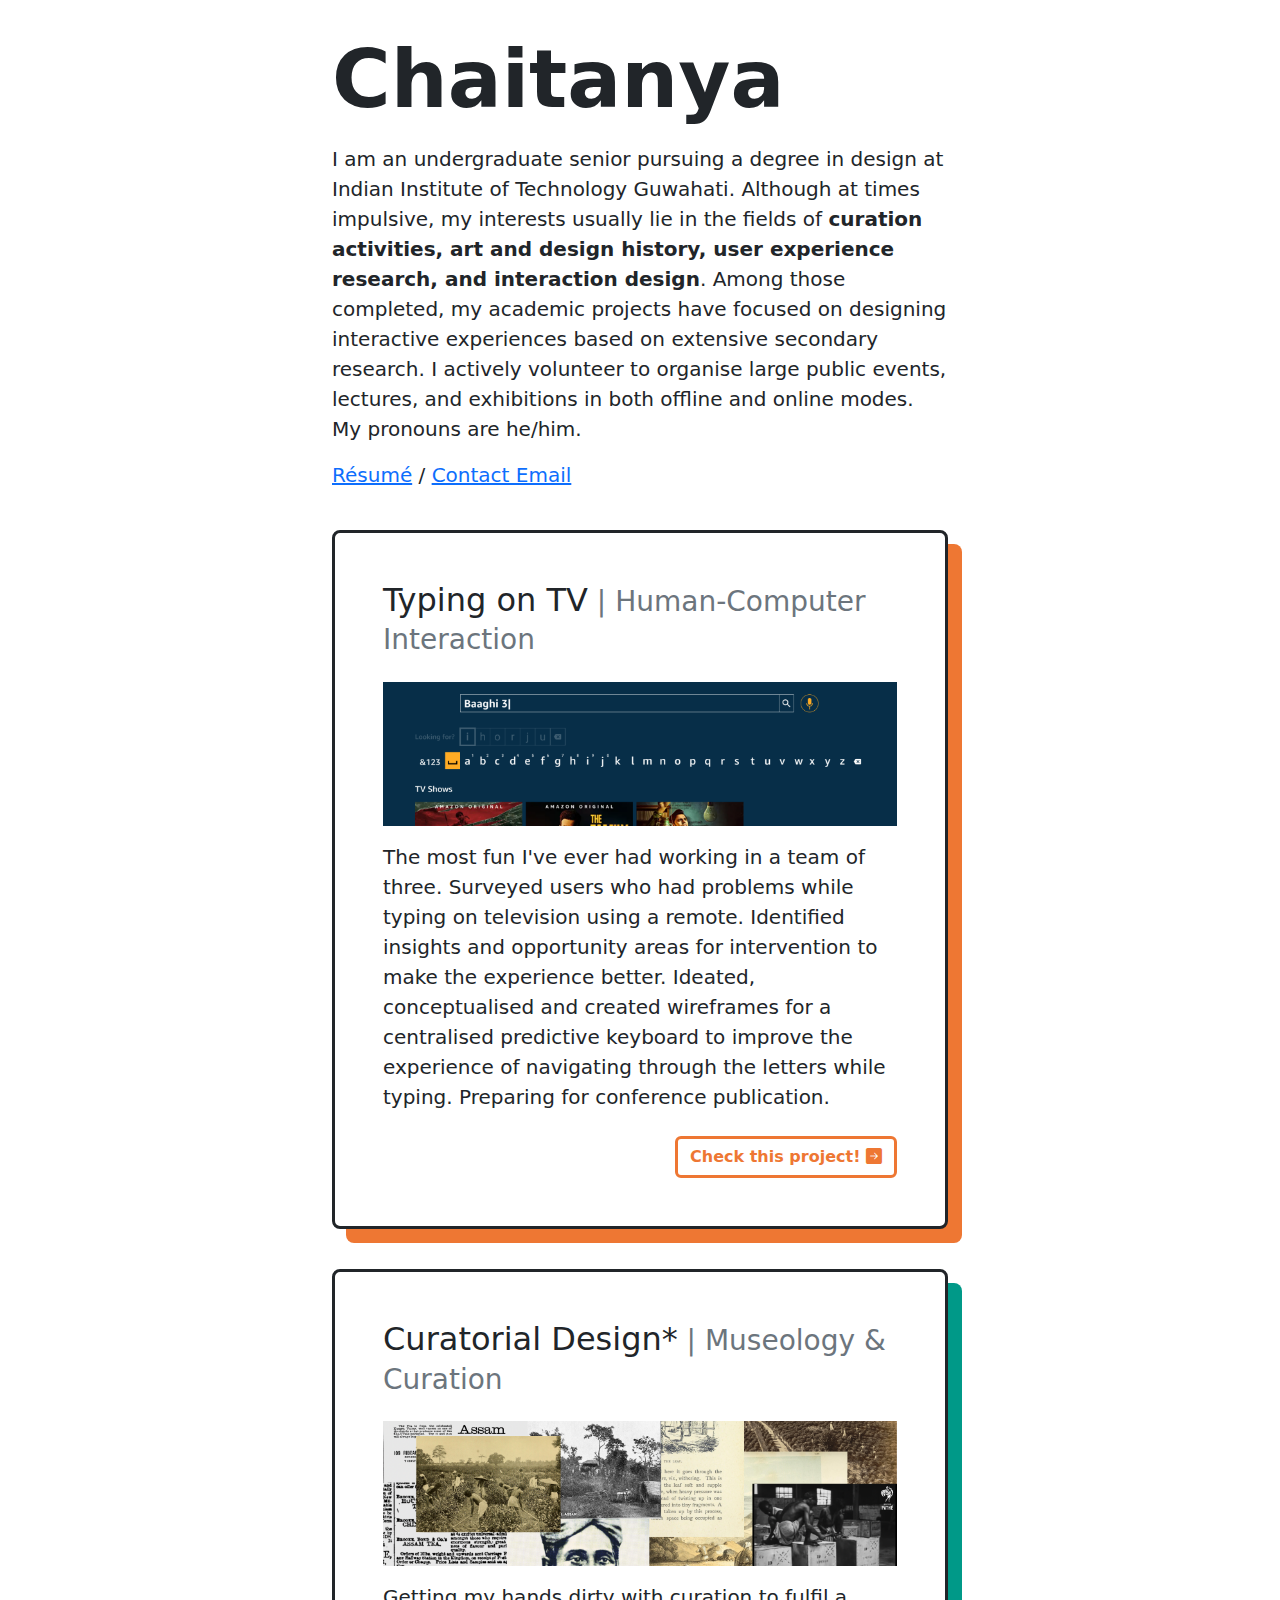
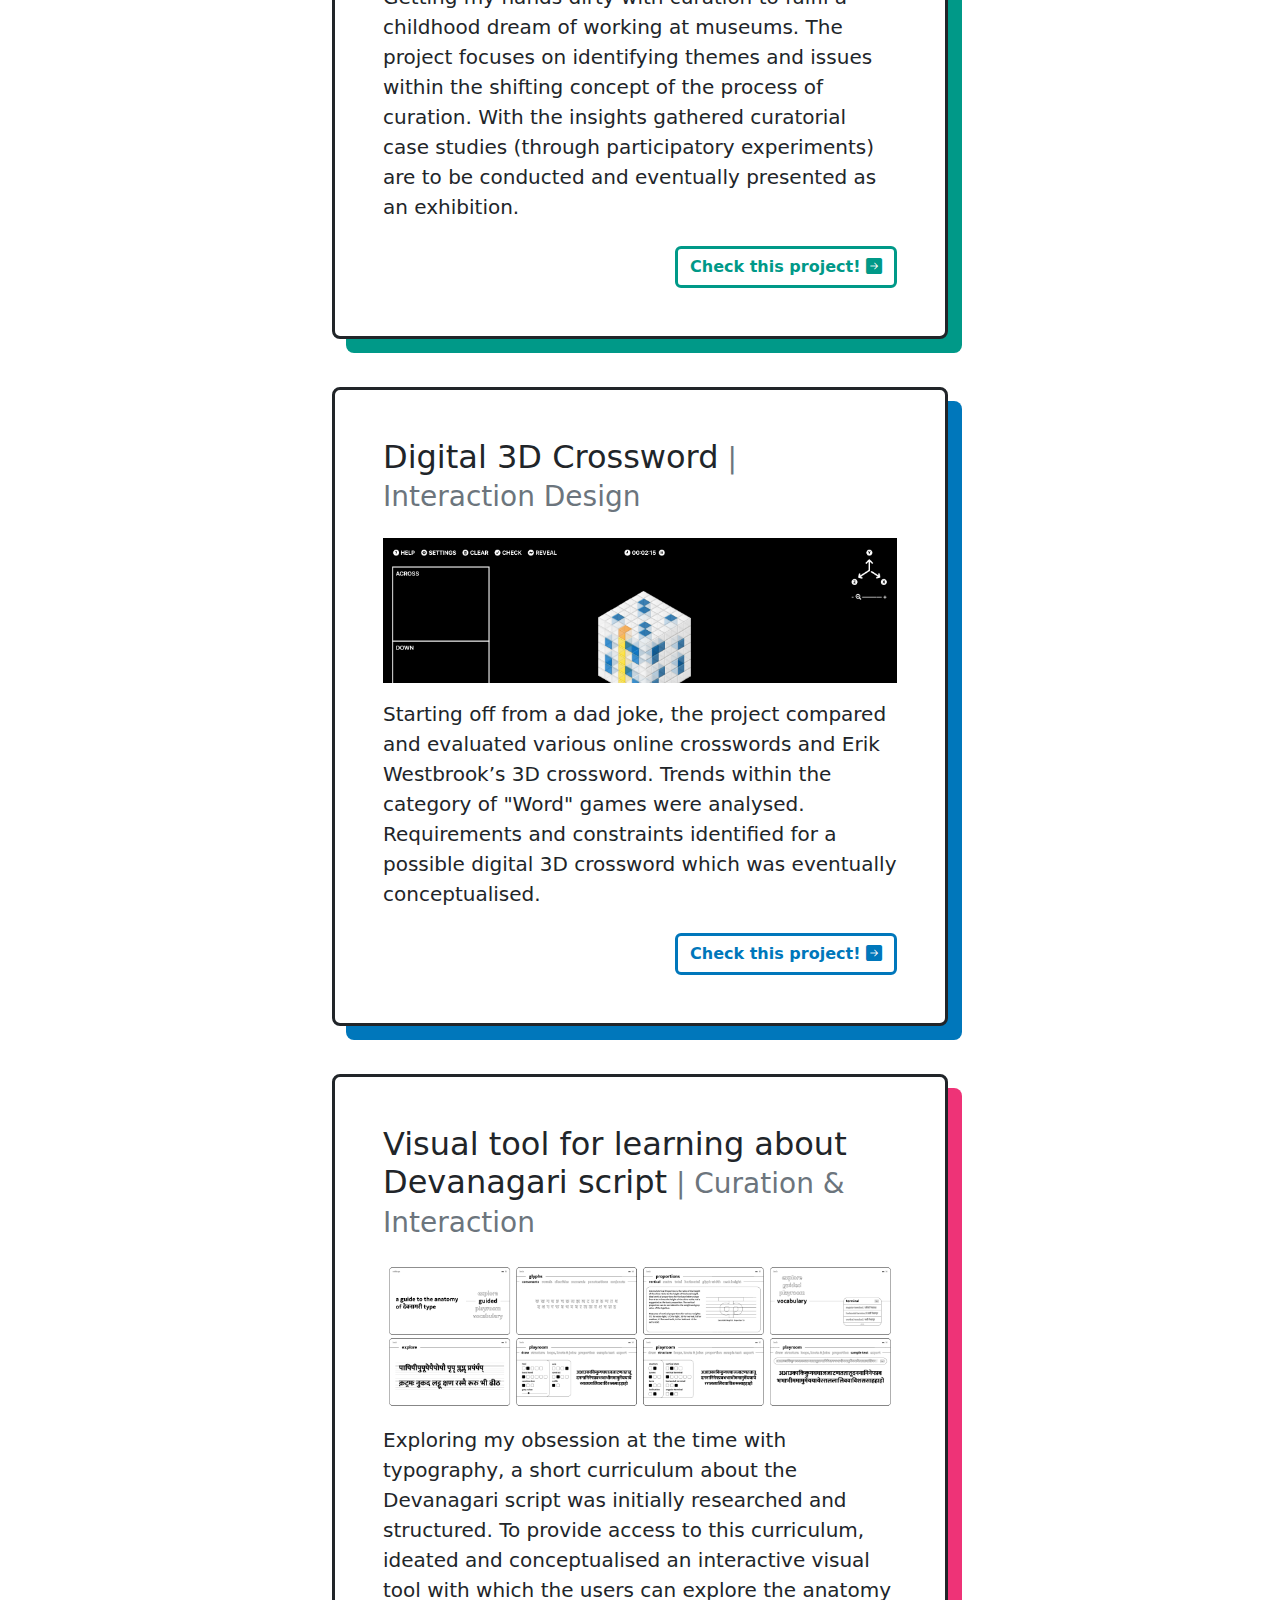
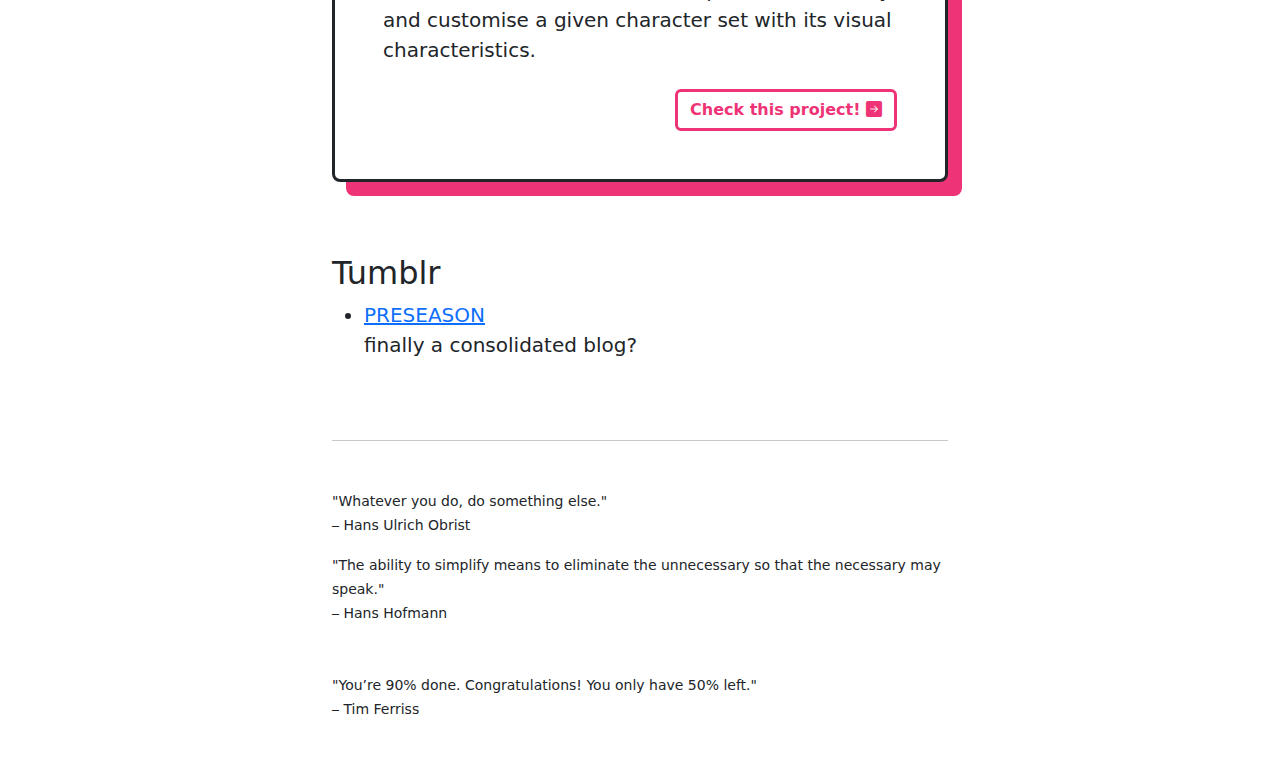
<file: index.html>
<!doctype html>
    <html lang="en">
    <head>
        <meta charset="utf-8">
        <meta name="viewport" content="width=device-width, initial-scale=1">
        <title>Chaitanya</title>
        <link href="css/bootstrap.min.css" rel="stylesheet">
        <link href="css/style.css" rel="stylesheet">
        <link rel="stylesheet" href="https://cdn.jsdelivr.net/npm/bootstrap-icons@1.9.1/font/bootstrap-icons.css">
    </head>
    <body class="bg-white my-2">
        <div class="container-fluid">
            <div class="row">
                <div class="d-none d-md-block col-md-2 col-lg-3">
                </div>
                <div class="col-12 col-md-8 col-lg-6">
                    <h1 class="display-1 fw-bold mt-4">Chaitanya</h1>
                    <p class="fs-5 my-3">I am an undergraduate senior pursuing a degree in design at Indian Institute of Technology Guwahati. Although at times impulsive, my interests usually lie in the fields of <span class="fw-bold">curation activities, art and design history, user experience research, and interaction design</span>. Among those completed, my academic projects have focused on designing interactive experiences based on extensive secondary research. I actively volunteer to organise large public events, lectures, and exhibitions in both offline and online modes. My pronouns are he/him.</p>
                    <p class="fs-5 my-3"><a href="/resume.pdf" download="chaitanya-resume.pdf">Résumé</a> / <a href="mailto:chaitanyajosen@icloud.com" target="_blank">Contact Email</a></p>
                    <div class="row">
                        <div class="col-12 my-4">
                            <div class="h-100 p-5 bg-white border border-dark border-3 rounded-3" id="project2">
                                <h2>Typing on TV<small class="text-muted"> | Human-Computer Interaction</small></h2>
                                <img class="img-fluid mt-3" src="images/cover2.png" alt="An image of the on-screen keyboard designed to make the experience of typing on television using a remote better.">
                                <p class="fs-5 mt-3">The most fun I've ever had working in a team of three. Surveyed users who had problems while typing on television using a remote. Identified insights and opportunity areas for intervention to make the experience better. Ideated, conceptualised and created wireframes for a centralised predictive keyboard to improve the experience of navigating through the letters while typing. Preparing for conference publication.</p>
                                <div class="d-grid gap-2 d-md-flex justify-content-md-end mt-4">
                                    <a class="btn btn-primary fw-bold" href="https://chaitanya.wiki/typing" id="project2button">Check this project! <i class="bi bi-arrow-right-square-fill"></i></a>
                                </div>
                            </div>
                        </div>
                        <div class="col-12 mt-3 mb-4">
                            <div class="h-100 p-5 bg-white border border-dark border-3 rounded-3" id="project1">
                                <h2>Curatorial Design*<small class="text-muted"> | Museology & Curation</small></h2>
                                <img class="img-fluid mt-3" src="images/cover1.png" alt="A collage of images related to 'Tea cultivation in Assam during the British colonial era.'">
                                <p class="fs-5 mt-3">Getting my hands dirty with curation to fulfil a childhood dream of working at museums. The project focuses on identifying themes and issues within the shifting concept of the process of curation. With the insights gathered curatorial case studies (through participatory experiments) are to be conducted and eventually presented as an exhibition.</p>
                                <div class="d-grid gap-2 d-md-flex justify-content-md-end mt-4">
                                    <a class="btn btn-primary fw-bold" href="https://chaitanya.wiki/curatorial" id="project1button">Check this project! <i class="bi bi-arrow-right-square-fill"></i></a>
                                </div>
                            </div>
                        </div>
                        <div class="col-12 my-4">
                            <div class="h-100 p-5 bg-white border border-dark border-3 rounded-3" id="project3">
                                <h2>Digital 3D Crossword<small class="text-muted"> | Interaction Design</small></h2>
                                <img class="img-fluid mt-3" src="images/cover3.png" alt="An image of the digital 3D crossword interface with various elements such as the 3D crossword itself, clues, clock timer and menus.">
                                <p class="fs-5 mt-3">Starting off from a dad joke, the project compared and evaluated various online crosswords and Erik Westbrook’s 3D crossword. Trends within the category of "Word" games were analysed. Requirements and constraints identified for a possible digital 3D crossword which was eventually conceptualised.</p>
                                <div class="d-grid gap-2 d-md-flex justify-content-md-end mt-4">
                                    <a class="btn btn-primary fw-bold" href="https://chaitanya.wiki/crossword" id="project3button">Check this project! <i class="bi bi-arrow-right-square-fill"></i></a>
                                </div>
                            </div>
                        </div>
                        <div class="col-12 my-4">
                            <div class="h-100 p-5 bg-white border border-dark border-3 rounded-3" id="project4">
                                <h2>Visual tool for learning about Devanagari script<small class="text-muted"> | Curation & Interaction</small></h2>
                                <img class="img-fluid mt-3" src="images/cover4.png" alt="A collection of 8 images of the virtual tool interface for learning about the Devanagari script.">
                                <p class="fs-5 mt-3">Exploring my obsession at the time with typography, a short curriculum about the Devanagari script was initially researched and structured. To provide access to this curriculum, ideated and conceptualised an interactive visual tool with which the users can explore the anatomy and customise a given character set with its visual characteristics.</p>
                                <div class="d-grid gap-2 d-md-flex justify-content-md-end mt-4">
                                    <a class="btn btn-primary fw-bold" href="https://chaitanya.wiki/devanagari" id="project4button">Check this project! <i class="bi bi-arrow-right-square-fill"></i></a>
                                </div>
                            </div>
                        </div>
                        <div class="col-12 my-5">
                            <h2>Tumblr</h2>
                            <ul class="fs-5">
                                <li><a href="https://preseason.tumblr.com/" target="_blank">PRESEASON</a><br>finally a consolidated blog?</li>
                            </ul>
                        </div>
                    </div>
                    <hr>
                    <p class="mt-5"><small>"Whatever you do, do something else."<br>⎯ Hans Ulrich Obrist</small></p>
                    <p class="mb-5"><small>"The ability to simplify means to eliminate the unnecessary so that the necessary may speak."<br>⎯ Hans Hofmann</small></p>
                    <p class="mb-5"><small>"You’re 90% done. Congratulations! You only have 50% left."<br>⎯ Tim Ferriss</small></p>
                </div>
                <div class="d-none d-md-block col-md-2 col-lg-3">
                </div>
            </div>
        </div>
        <script src="js/bootstrap.bundle.min.js"></script>
        <script type="text/javascript">
            const tooltipTriggerList = document.querySelectorAll('[data-bs-toggle="tooltip"]')
            const tooltipList = [...tooltipTriggerList].map(tooltipTriggerEl => new bootstrap.Tooltip(tooltipTriggerEl))
        </script>
        <script data-goatcounter="https://chaitanya.goatcounter.com/count" async src="//gc.zgo.at/count.js"></script>
    </body>
    </html>
</file>
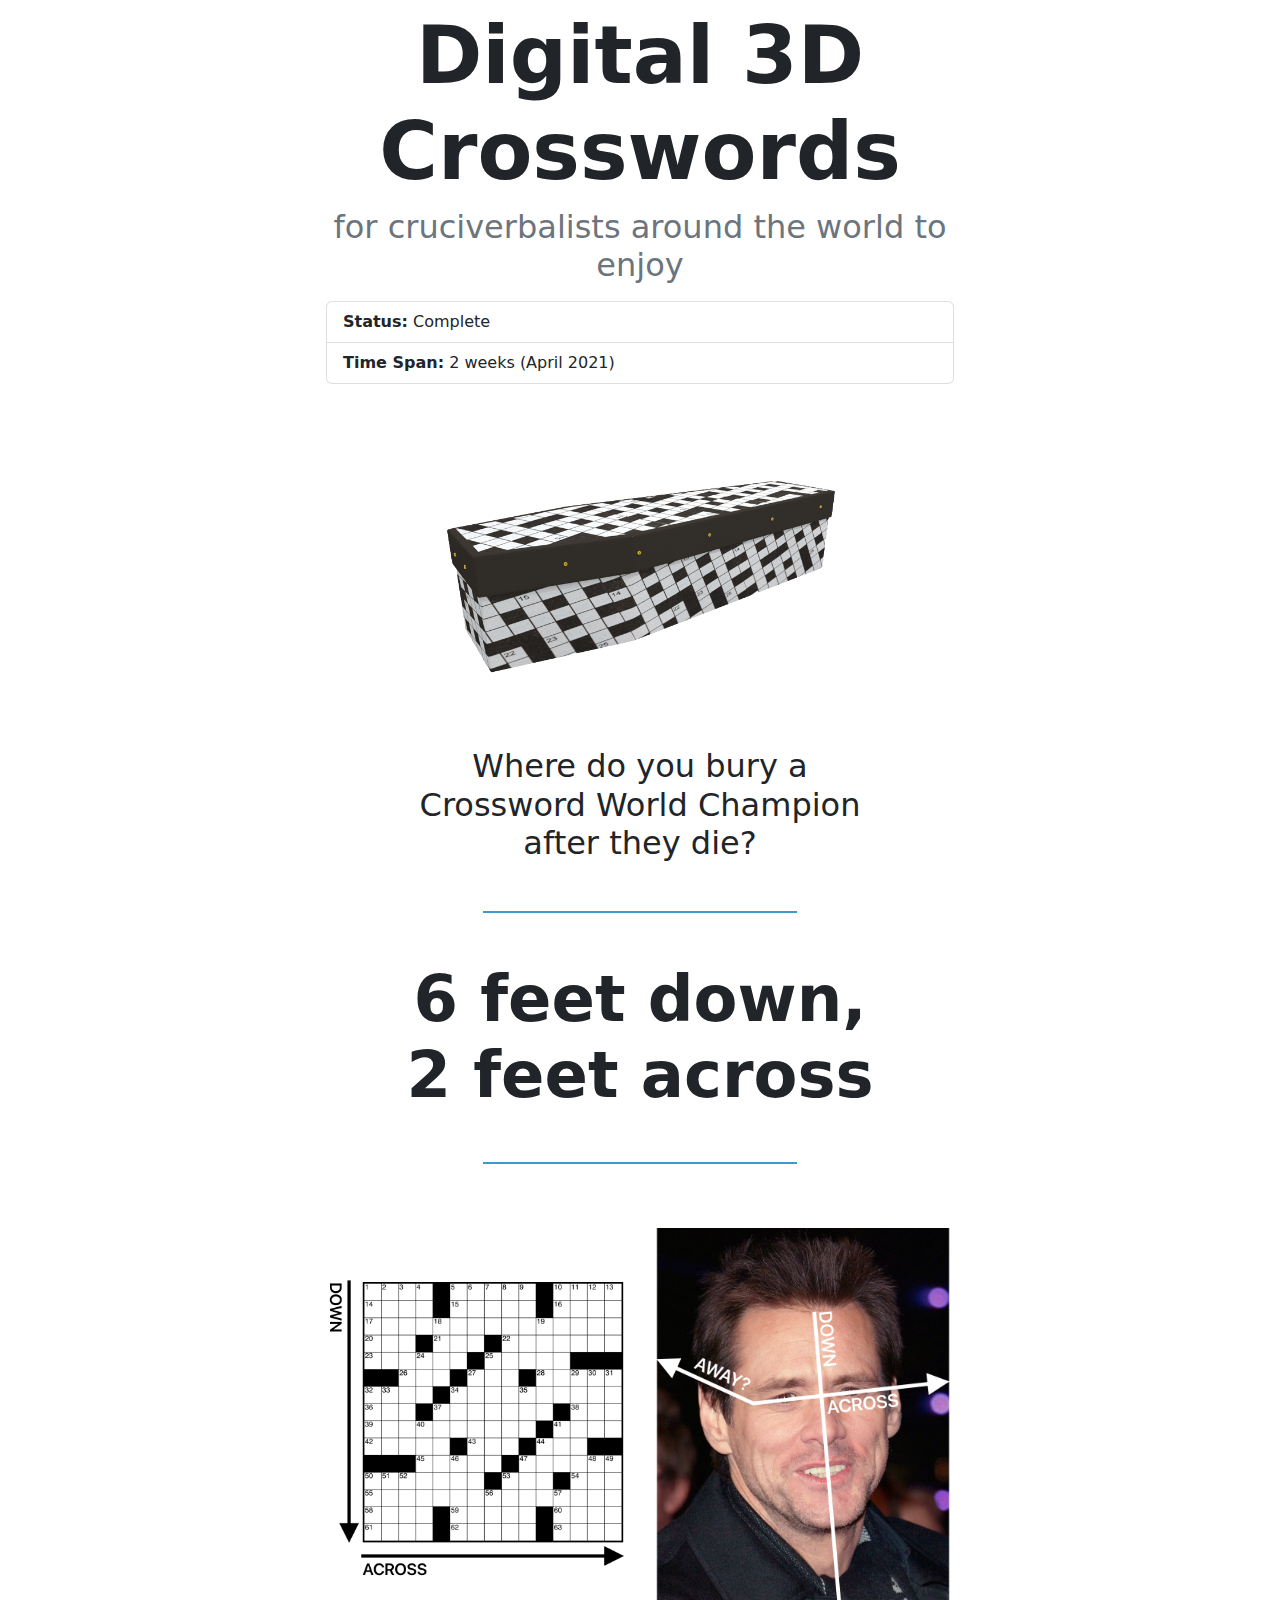
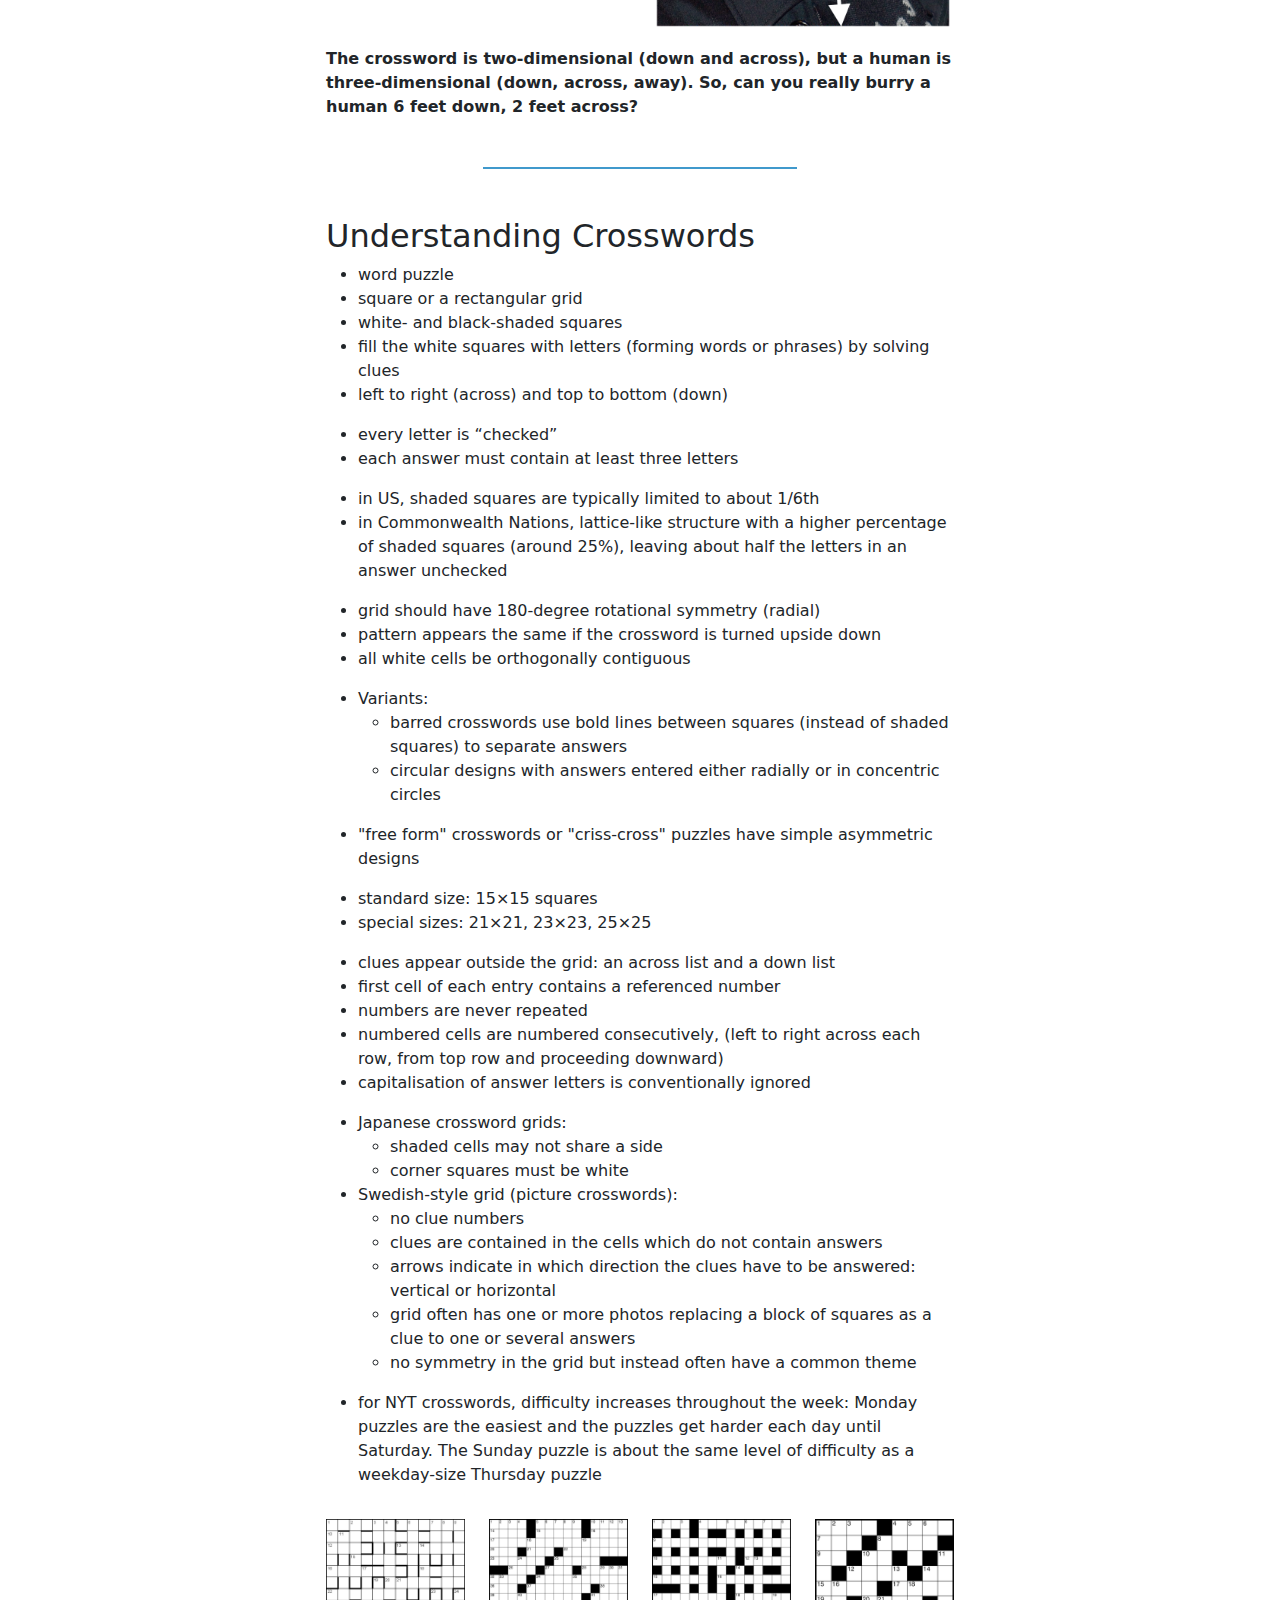
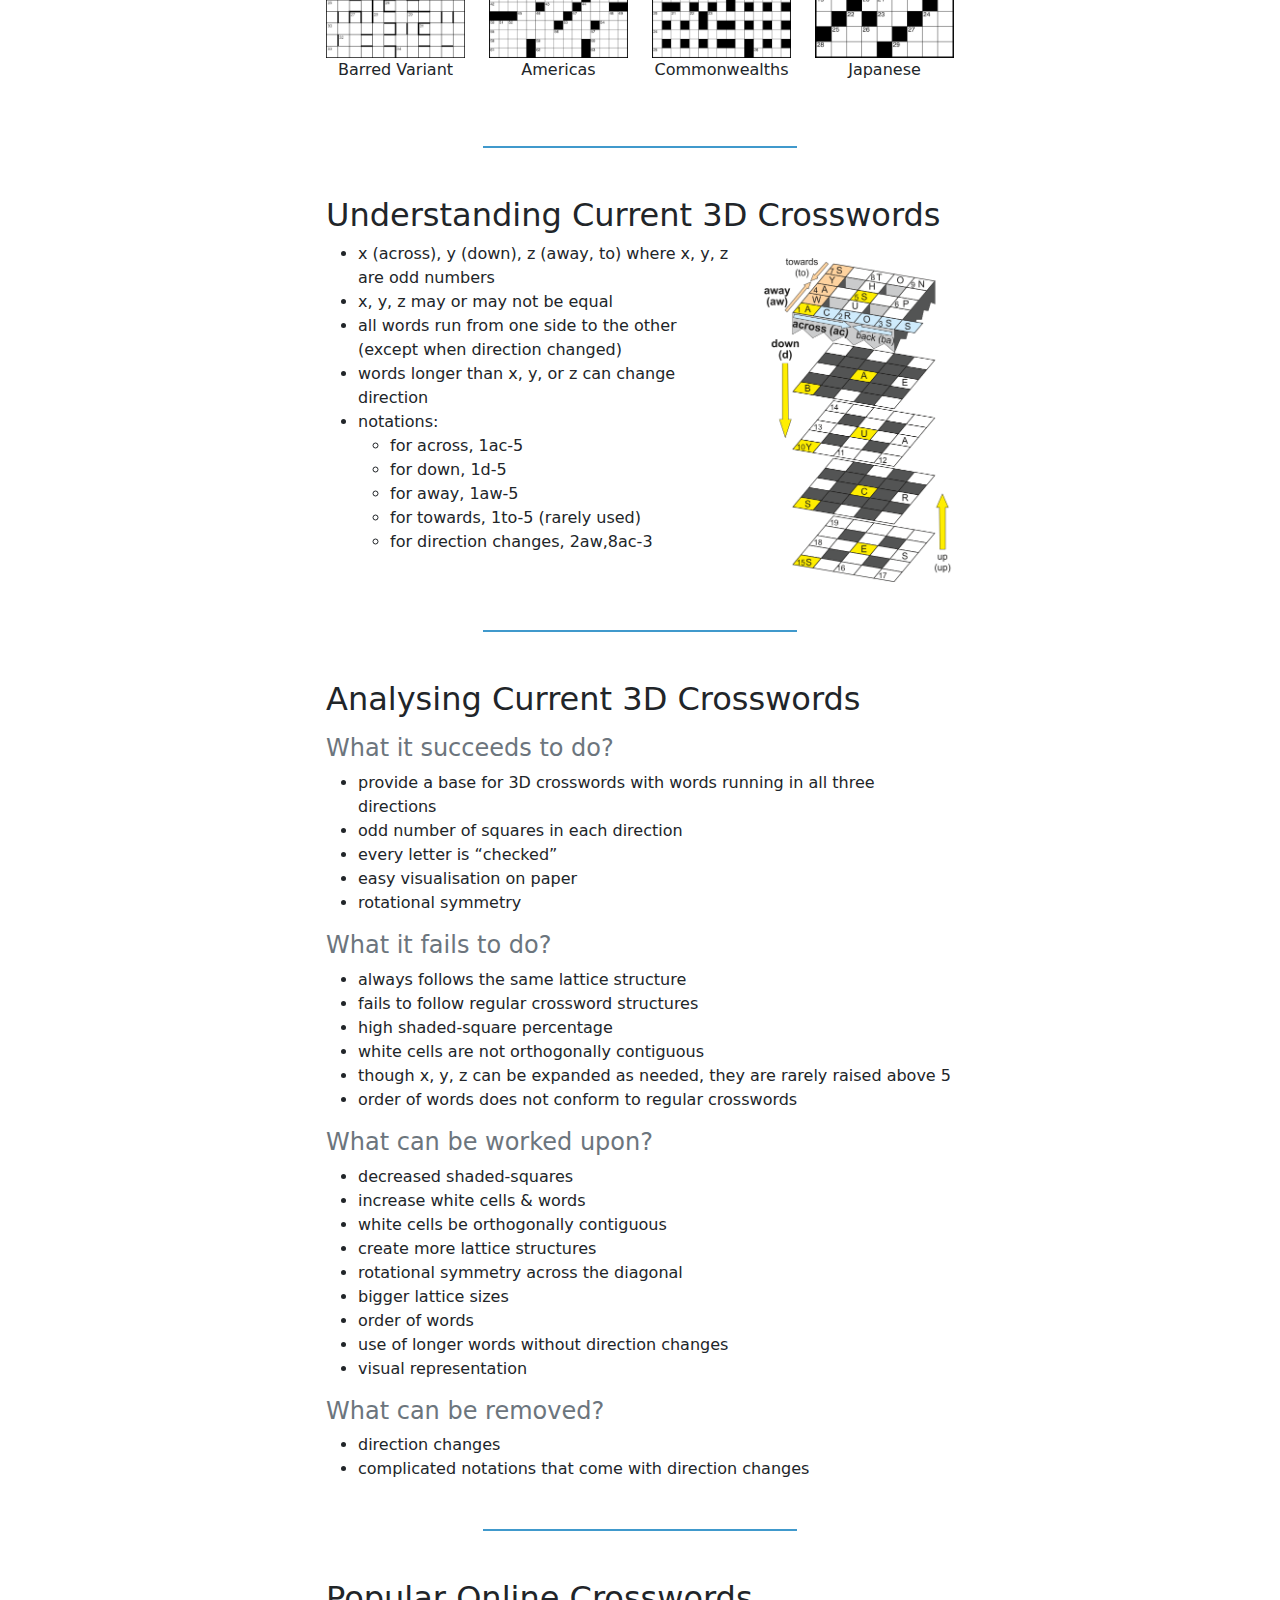
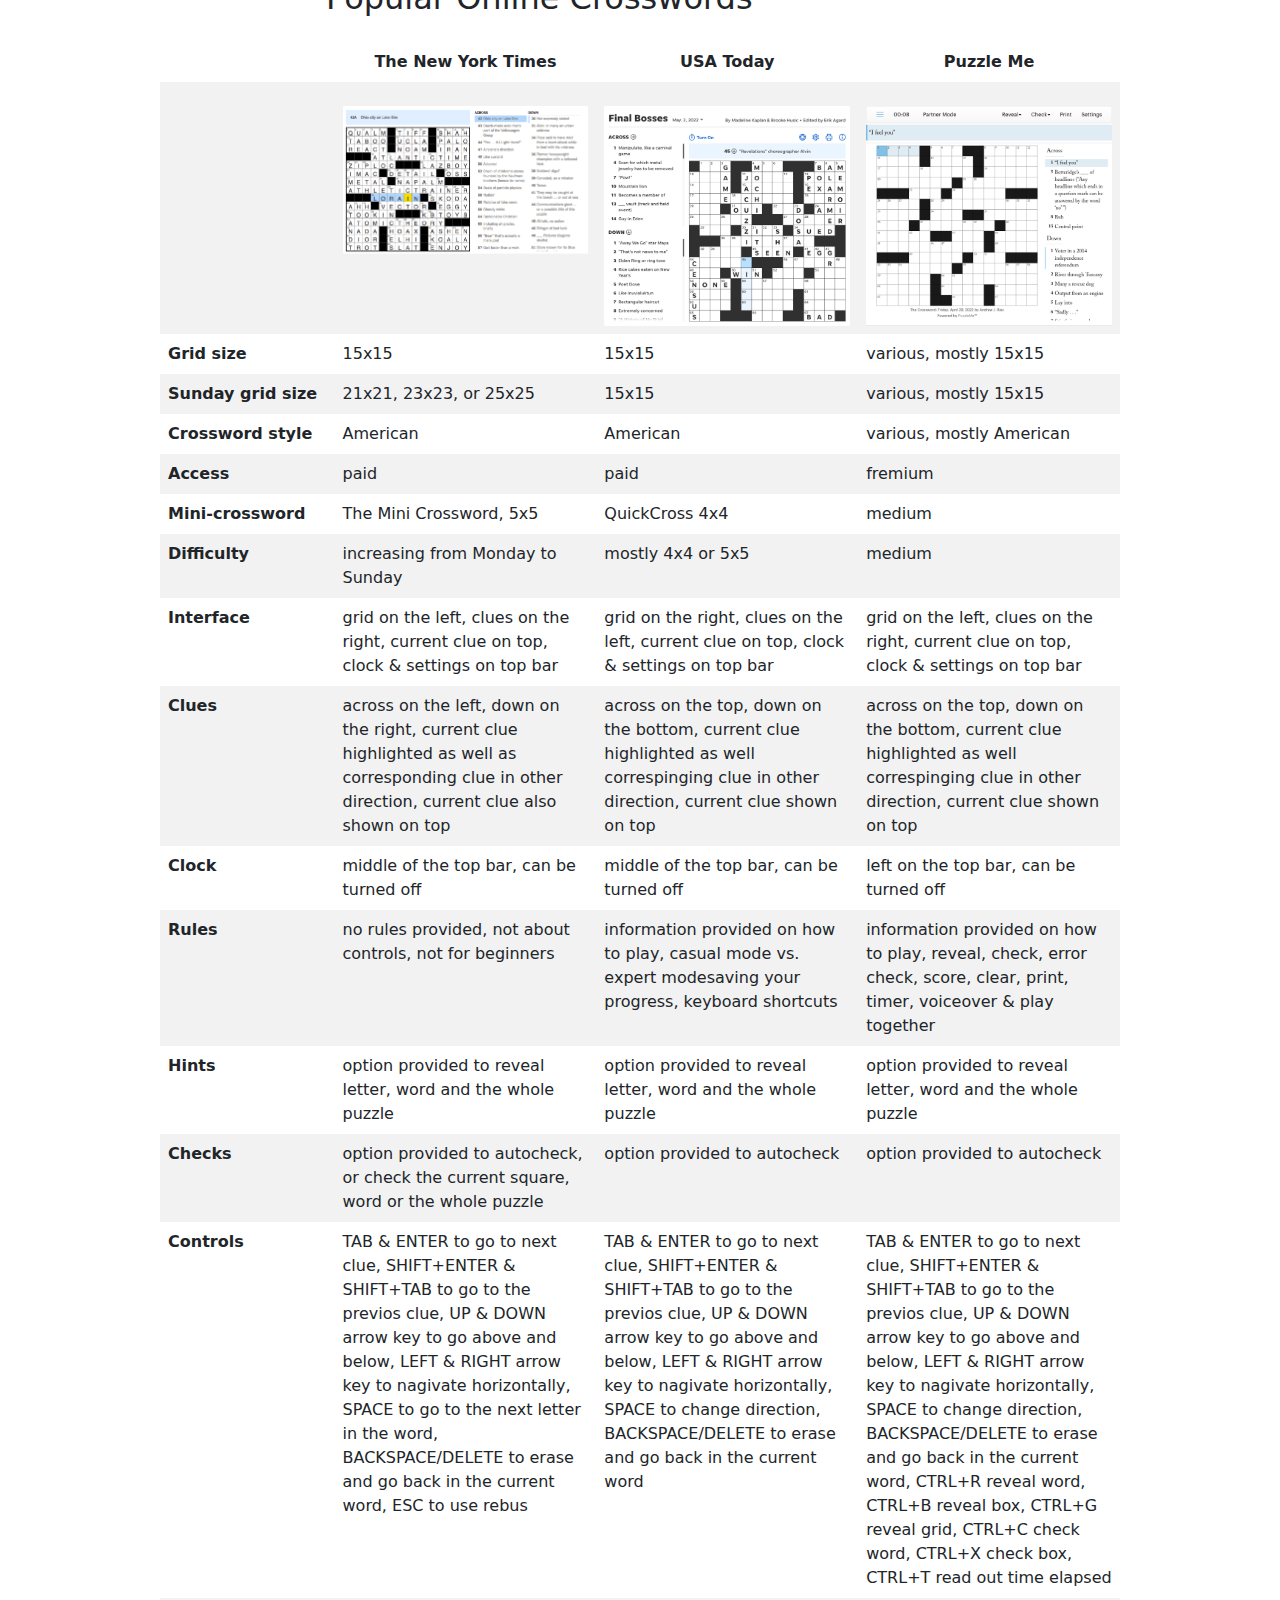
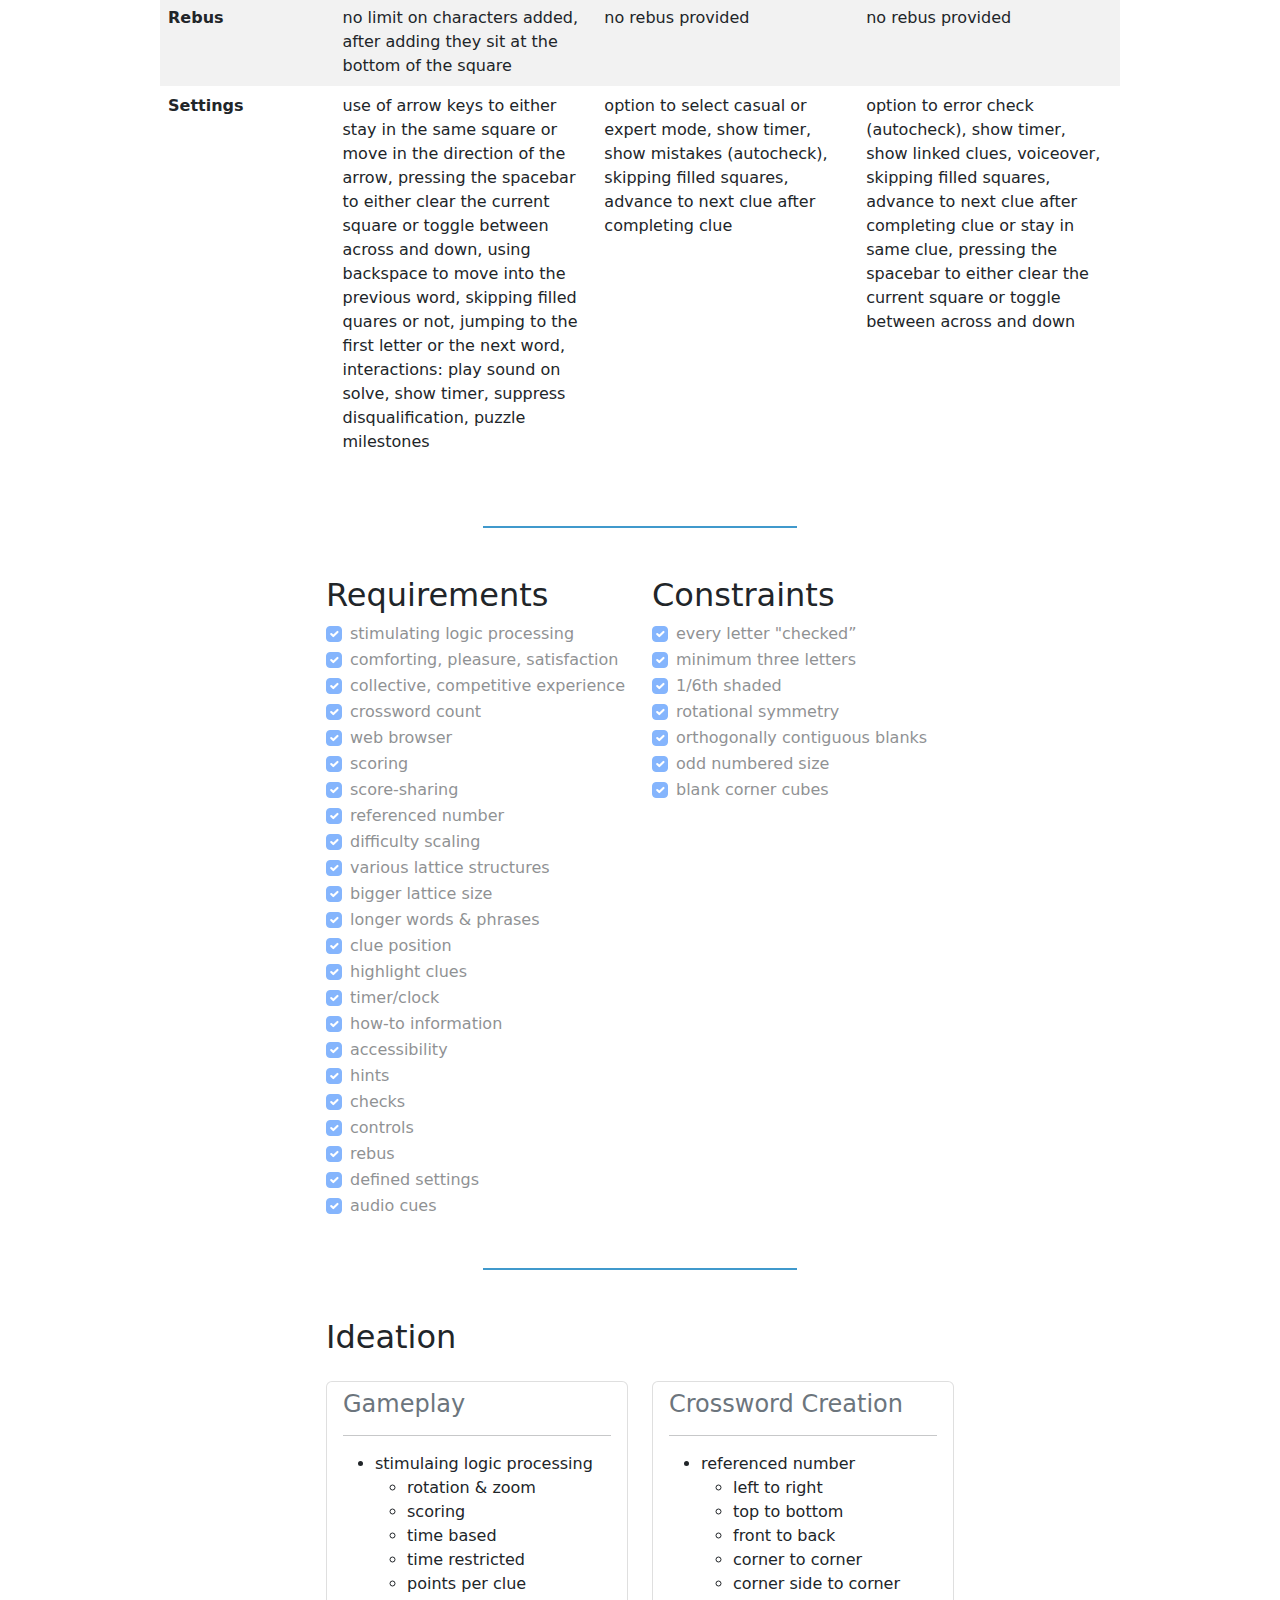
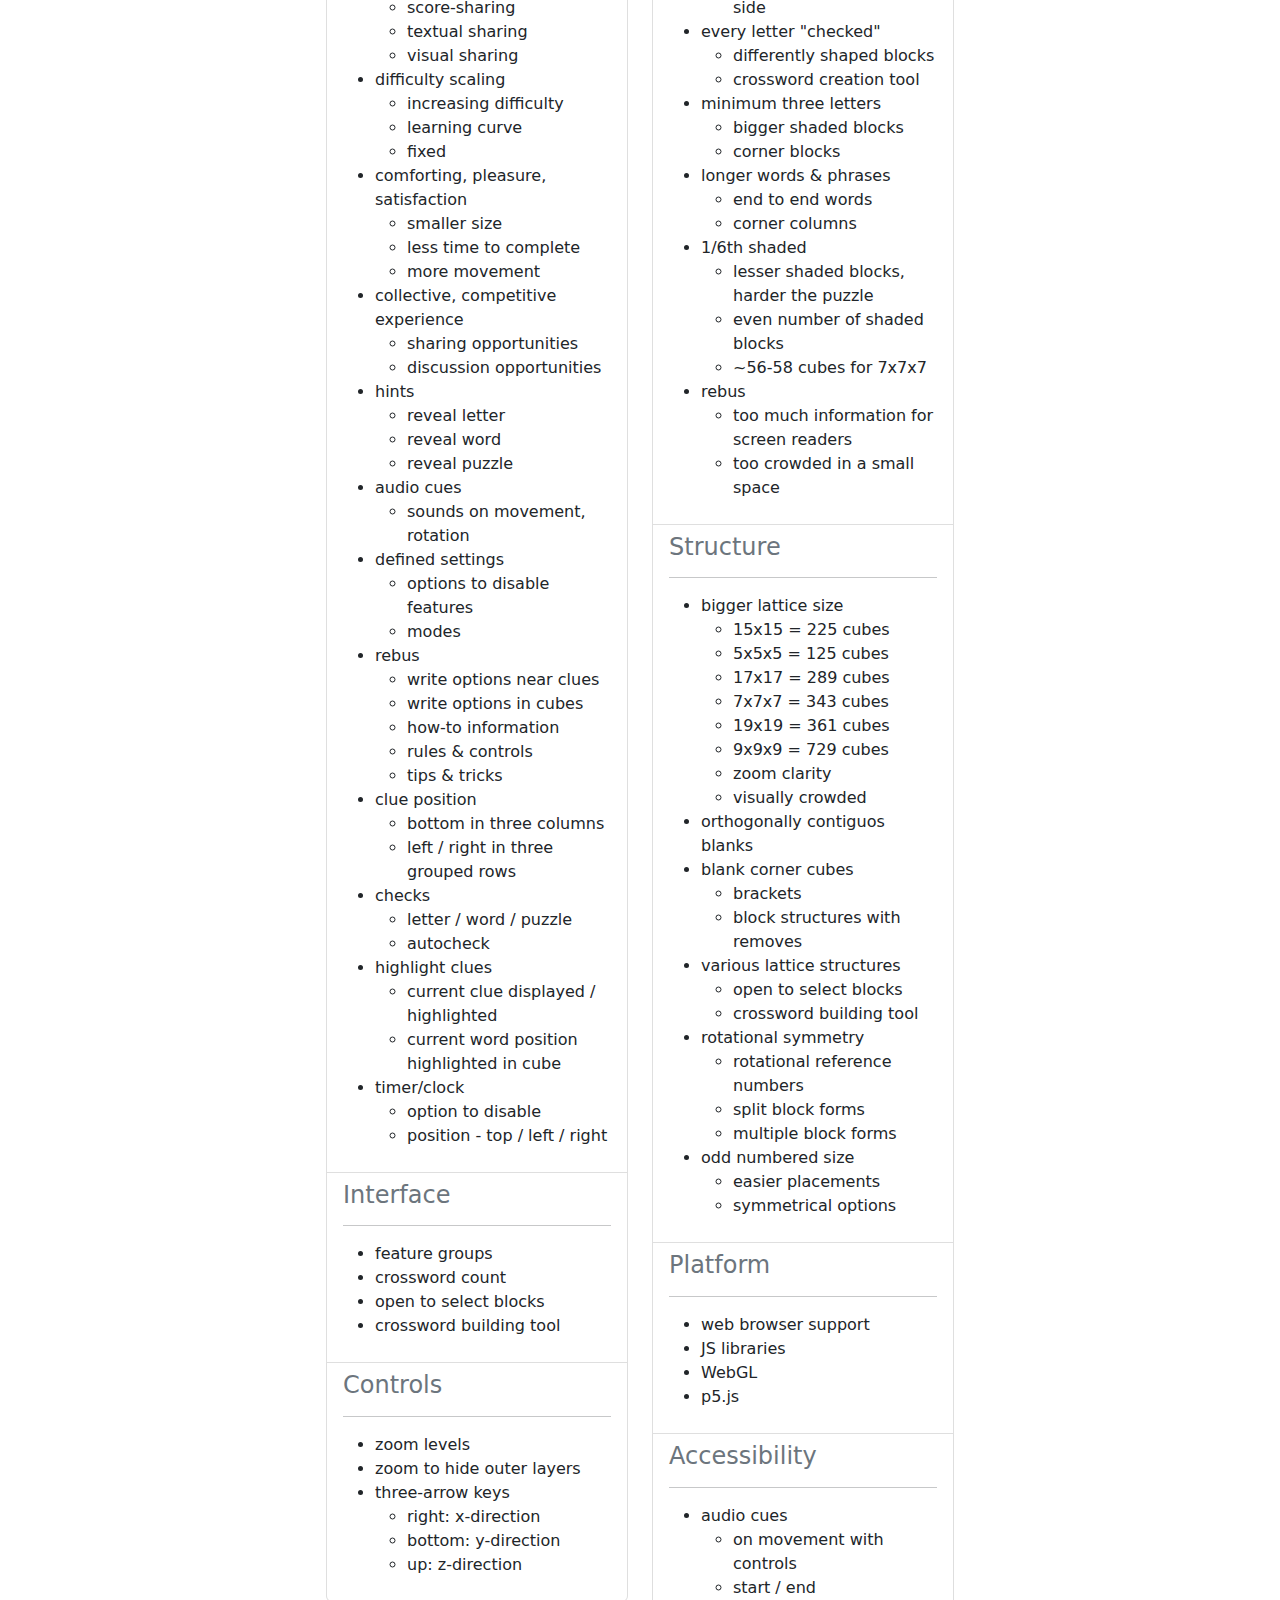
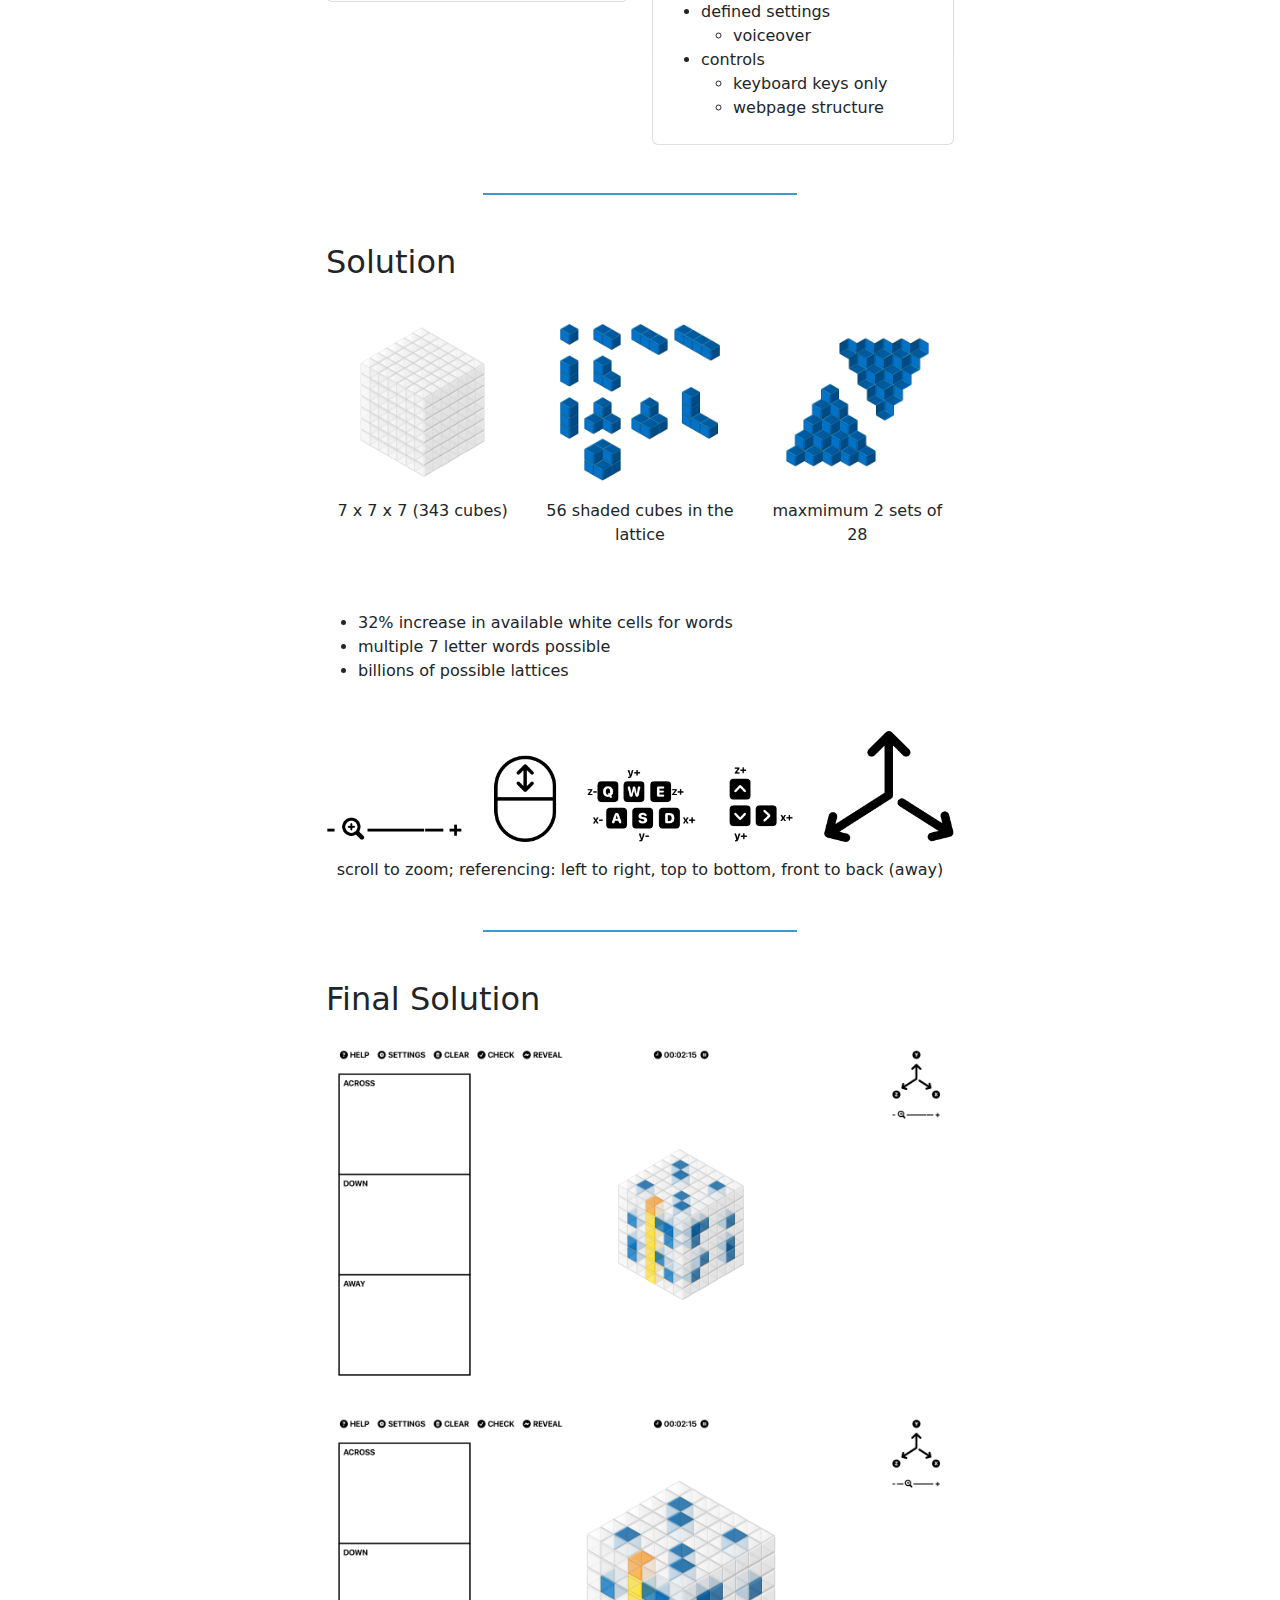
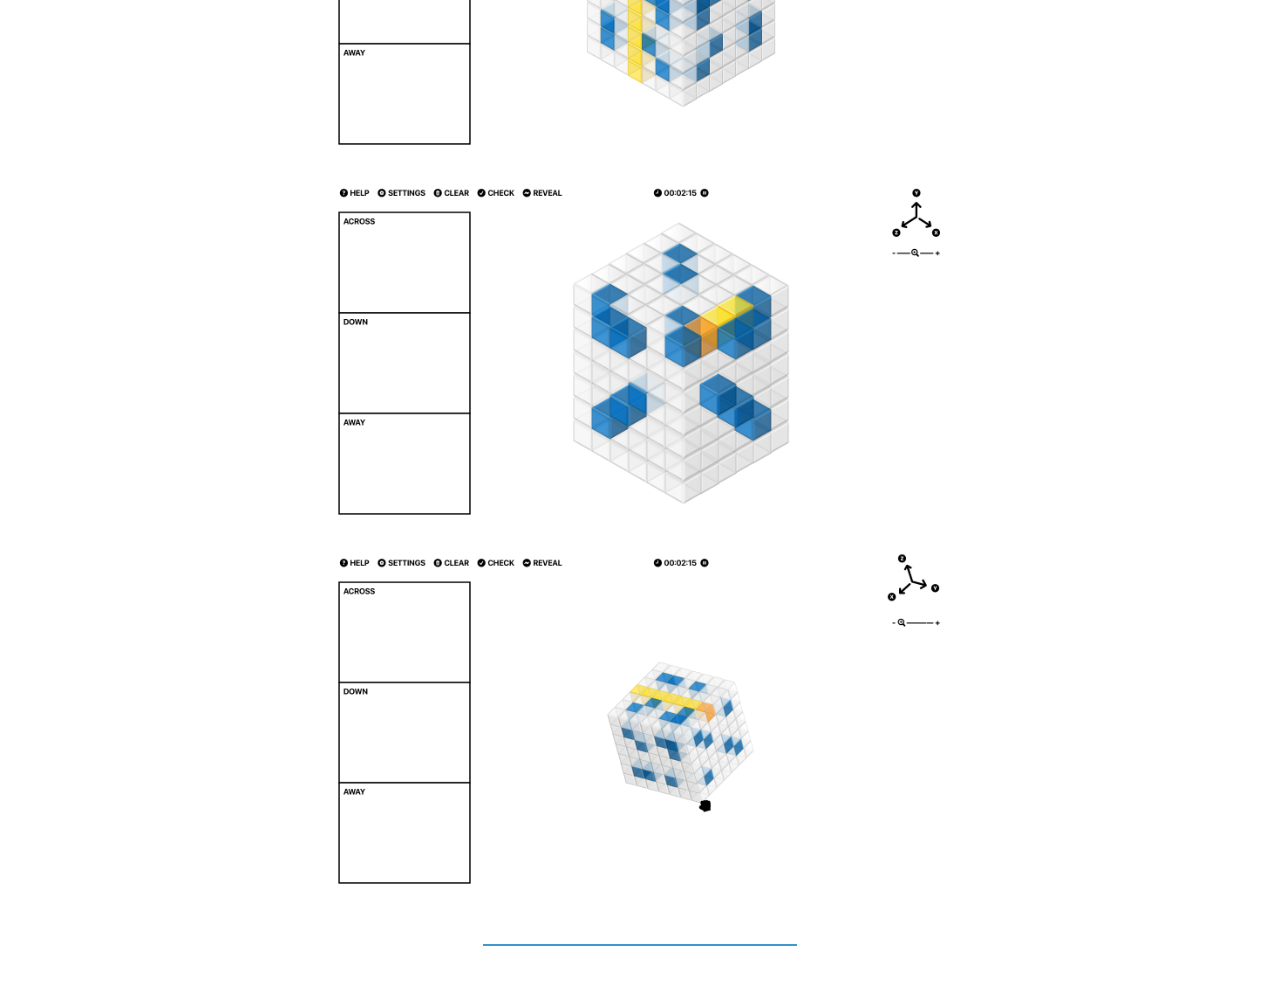
<file: crossword.html>
<!doctype html>
    <html lang="en">
    <head>
        <meta charset="utf-8">
        <meta name="viewport" content="width=device-width, initial-scale=1">
        <title>Digital 3D Crosswords / Chaitanya</title>
        <link href="css/bootstrap.min.css" rel="stylesheet">
        <link rel="stylesheet" href="https://cdn.jsdelivr.net/npm/bootstrap-icons@1.9.1/font/bootstrap-icons.css">
        <link href="css/style1.css" rel="stylesheet">
    </head>
    <body class="bg-white my-2">
<!--         <nav class="navbar bg-white">
        <div class="container-fluid align-items-center justify-content-center justify-content-lg-start mt-2">
            <a class="btn btn-outline-primary fw-bold btn-sm" href="https://chaitanya.wiki/" id="project3button"><i class="bi bi-arrow-left-square-fill"></i> Let's go back home</a>
        </div>
    </nav>
        <div class="container-fluid"> -->
            <div class="row">
                <div class="col-3">
                </div>
                <div class="col-6">
                    <h1 class="display-1 text-center fw-bold">Digital 3D Crosswords</h1>
                    <h2 class="text-center text-muted">for cruciverbalists around the world to enjoy</h2>
                    <ul class="list-group mt-3">
                        <li class="list-group-item"><span class="fw-bold">Status:</span> Complete</li>
                        <li class="list-group-item"><span class="fw-bold">Time Span:</span> 2 weeks (April 2021)</li>
                    </ul>
                    <img class="img-fluid mt-3 w-75 d-block mx-auto" src="images/project3/img1.png">
                    <h2 class="text-center w-75 d-block mx-auto">Where do you bury a Crossword World Champion after they die?</h2>
                    <hr class="border muted opacity-75 my-5 w-50 d-block mx-auto border-0077BB">
                    <h2 class="text-center fw-bold display-3">6 feet down,<br>2 feet across</h2>
                    <hr class="border muted opacity-75 my-5 w-50 d-block mx-auto border-0077BB">
                    <div class="row">
                        <div class="col d-flex">
                            <img class="img-fluid mt-3 align-self-center mx-auto d-block" src="images/project3/img2.png">
                        </div>
                        <div class="col d-flex">
                            <img class="img-fluid align-self-center mt-3 mx-auto d-block" src="images/project3/img3.png">
                        </div>
                    </div>
                    <p class="mt-3 fw-bold">The crossword is two-dimensional (down and across), but a human is three-dimensional (down, across, away). So, can you really burry a human 6 feet down, 2 feet across?</p>
                    <hr class="border muted opacity-75 my-5 w-50 d-block mx-auto border-0077BB">
                    <h2>Understanding Crosswords</h2>
                    <ul>
                        <li>word puzzle</li>
                        <li>square or a rectangular grid</li>
                        <li>white- and black-shaded squares</li>
                        <li>fill the white squares with letters (forming words or phrases) by solving clues</li>
                        <li>left to right (across) and top to bottom (down)</li>
                    </ul>
                    <ul>
                        <li>every letter is “checked”</li>
                        <li>each answer must contain at least three letters</li>
                    </ul>
                    <ul>
                        <li>in US, shaded squares are typically limited to about 1/6th</li>
                        <li>in Commonwealth Nations, lattice-like structure with a higher percentage of shaded squares (around 25%), leaving about half the letters in an answer unchecked</li>
                    </ul>
                    <ul>
                        <li>grid should have 180-degree rotational symmetry (radial)</li>
                        <li>pattern appears the same if the crossword is turned upside down</li>
                        <li>all white cells be orthogonally contiguous</li>
                    </ul>
                    <ul>
                        <li>Variants:</li>
                        <ul>
                            <li>barred crosswords use bold lines between squares (instead of shaded squares) to separate answers</li>
                            <li>circular designs with answers entered either radially or in concentric circles</li>
                        </ul>
                    </ul>
                    <ul>
                        <li>"free form" crosswords or "criss-cross" puzzles have simple asymmetric designs</li>
                    </ul>
                    <ul>
                        <li>standard size: 15×15 squares</li>
                        <li>special sizes: 21×21, 23×23, 25×25</li>
                    </ul>
                    <ul>
                        <li>clues appear outside the grid: an across list and a down list
                        </li>
                        <li>first cell of each entry contains a referenced number</li>
                        <li>numbers are never repeated</li>
                        <li>numbered cells are numbered consecutively, (left to right across each row, from top row and proceeding downward)</li>
                        <li>capitalisation of answer letters is conventionally ignored</li>
                    </ul>
                    <ul>
                        <li>Japanese crossword grids:</li>
                        <ul>
                            <li>shaded cells may not share a side</li>
                            <li>corner squares must be white</li>
                        </ul>
                        <li>Swedish-style grid (picture crosswords):</li>
                        <ul>
                            <li>no clue numbers</li>
                            <li>clues are contained in the cells which do not contain answers</li>
                            <li>arrows indicate in which direction the clues have to be answered: vertical or horizontal</li>
                            <li>grid often has one or more photos replacing a block of squares as a clue to one or several answers</li>
                            <li>no symmetry in the grid but instead often have a common theme</li>
                        </ul>
                    </ul>
                    <ul>
                        <li>for NYT crosswords, difficulty increases throughout the week: Monday puzzles are the easiest and the puzzles get harder each day until Saturday. The Sunday puzzle is about the same level of difficulty as a weekday-size Thursday puzzle</li>
                    </ul>
                    <div class="row">
                        <div class="col">
                            <img class="img-fluid mt-3 mx-auto d-block" src="images/project3/img4.png">
                            <p class="text-center">Barred Variant</p>
                        </div>
                        <div class="col">
                            <img class="img-fluid mt-3 mx-auto d-block" src="images/project3/img5.png">
                            <p class="text-center">Americas</p>
                        </div>
                        <div class="col">
                            <img class="img-fluid mt-3 mx-auto d-block" src="images/project3/img6.png">
                            <p class="text-center">Commonwealths</p>
                        </div>
                        <div class="col">
                            <img class="img-fluid mt-3 mx-auto d-block" src="images/project3/img7.png">
                            <p class="text-center">Japanese</p>
                        </div>
                    </div>
                    <hr class="border muted opacity-75 my-5 w-50 d-block mx-auto border-0077BB">
                    <h2>Understanding Current 3D Crosswords</h2>
                    <div class="row">
                        <div class="col-8">
                            <ul>
                                <li>x (across), y (down), z (away, to) where x, y, z are odd numbers</li>
                                <li>x, y, z may or may not be equal</li>
                                <li>all words run from one side to the other (except when direction changed)</li>
                                <li>words longer than x, y, or z can change direction</li>
                                <li>notations:</li>
                                <ul>
                                    <li>for across, 1ac-5</li>
                                    <li>for down, 1d-5</li>
                                    <li>for away, 1aw-5</li>
                                    <li>for towards, 1to-5 (rarely used)</li>
                                    <li>for direction changes, 2aw,8ac-3</li>
                                </ul>
                            </div>
                            <div class="col-4">
                                <img class="img-fluid mt-3 mx-auto d-block" src="images/project3/img8.png">
                            </div>
                        </div>
                        <hr class="border muted opacity-75 my-5 w-50 d-block mx-auto border-0077BB">
                        <h2>Analysing Current 3D Crosswords</h2>
                        <h3 class="mt-3 h4 text-muted">What it succeeds to do?</h3>
                        <ul>
                            <li>provide a base for 3D crosswords with words running in all three directions</li>
                            <li>odd number of squares in each direction</li>
                            <li>every letter is “checked”</li>
                            <li>easy visualisation on paper</li>
                            <li>rotational symmetry</li>
                        </ul>
                        <h3 class="mt-3 h4 text-muted">What it fails to do?</h3>
                        <ul>
                            <li>always follows the same lattice structure</li>
                            <li>fails to follow regular crossword structures</li>
                            <li>high shaded-square percentage</li>
                            <li>white cells are not orthogonally contiguous</li>
                            <li>though x, y, z can be expanded as needed, they are rarely raised above 5</li>
                            <li>order of words does not conform to regular crosswords</li>
                        </ul>
                        <h3 class="mt-3 h4 text-muted">What can be worked upon?</h3>
                        <ul>
                            <li>decreased shaded-squares</li>
                            <li>increase white cells & words</li>
                            <li>white cells be orthogonally contiguous</li>
                            <li>create more lattice structures</li>
                            <li>rotational symmetry across the diagonal</li>
                            <li>bigger lattice sizes</li>
                            <li>order of words</li>
                            <li>use of longer words without direction changes</li>
                            <li>visual representation</li>
                        </ul>
                        <h3 class="mt-3 h4 text-muted">What can be removed?</h3>
                        <ul>
                            <li>direction changes</li>
                            <li>complicated notations that come with direction changes</li>
                        </ul>
                        <hr class="border muted opacity-75 my-5 w-50 d-block mx-auto border-0077BB">
                        <h2>Popular Online Crosswords</h2>
                    </div>
                    <div class="col-3">
                    </div>
                </div>
                <table class="table table-striped table-borderless mt-3 w-75 mx-auto">
                    <thead class="text-center">
                        <tr>
                            <th class="col-2" scope="col"></th>
                            <th class="col-3" scope="col">The New York Times</th>
                            <th class="col-3" scope="col">USA Today</th>
                            <th class="col-3" scope="col">Puzzle Me</th>
                        </tr>
                    </thead>
                    <tbody class="table-group-divider">
                        <tr>
                          <th scope="row"></th>
                          <td><img class="img-fluid mt-3 mx-auto d-block" src="images/project3/img13.png"></td>
                          <td><img class="img-fluid mt-3 mx-auto d-block" src="images/project3/img12.png"></td>
                          <td><img class="img-fluid mt-3 mx-auto d-block" src="images/project3/img11.png"></td>
                      </tr>
                      <tr>
                          <th scope="row">Grid size</th>
                          <td>15x15</td>
                          <td>15x15</td>
                          <td>various, mostly 15x15</td>
                      </tr>
                      <tr>
                          <th scope="row">Sunday grid size</th>
                          <td>21x21, 23x23, or 25x25</td>
                          <td>15x15</td>
                          <td>various, mostly 15x15</td>
                      </tr>
                      <tr>
                          <th scope="row">Crossword style</th>
                          <td>American</td>
                          <td>American</td>
                          <td>various, mostly American</td>
                      </tr>

                      <tr>
                          <th scope="row">Access</th>
                          <td>paid</td>
                          <td>paid</td>
                          <td>fremium</td>
                      </tr>
                      <tr>
                          <th scope="row">Mini-crossword</th>
                          <td>The Mini Crossword, 5x5</td>
                          <td>QuickCross 4x4</td>
                          <td>medium</td>
                      </tr>
                      <tr>
                          <th scope="row">Difficulty</th>
                          <td>increasing from Monday to Sunday</td>
                          <td>mostly 4x4 or 5x5</td>
                          <td>medium</td>
                      </tr>
                      <tr>
                          <th scope="row">Interface</th>
                          <td>grid on the left, clues on the right, current clue on top, clock & settings on top bar</td>
                          <td>grid on the right, clues on the left, current clue on top, clock & settings on top bar</td>
                          <td>grid on the left, clues on the right, current clue on top, clock & settings on top bar</td>
                      </tr>
                      <tr>
                          <th scope="row">Clues</th>
                          <td>across on the left, down on the right, current clue highlighted as well as corresponding clue in other direction, current clue also shown on top</td>
                          <td>across on the top, down on the bottom, current clue highlighted as well correspinging clue in other direction, current clue shown on top</td>
                          <td>across on the top, down on the bottom, current clue highlighted as well correspinging clue in other direction, current clue shown on top</td>
                      </tr>
                      <tr>
                          <th scope="row">Clock</th>
                          <td>middle of the top bar, can be turned off</td>
                          <td>middle of the top bar, can be turned off</td>
                          <td>left on the top bar, can be turned off</td>
                      </tr>
                      <tr>
                          <th scope="row">Rules</th>
                          <td>no rules provided, not about controls, not for beginners</td>
                          <td>information provided on how to play, casual mode vs. expert modesaving your progress, keyboard shortcuts</td>
                          <td>information provided on how to play, reveal, check, error check, score, clear, print, timer, voiceover & play together</td>
                      </tr>
                      <tr>
                          <th scope="row">Hints</th>
                          <td>option provided to reveal letter, word and the whole puzzle</td>
                          <td>option provided to reveal letter, word and the whole puzzle</td>
                          <td>option provided to reveal letter, word and the whole puzzle</td>
                      </tr>
                      <tr>
                          <th scope="row">Checks</th>
                          <td>option provided to autocheck, or check the current square, word or the whole puzzle</td>
                          <td>option provided to autocheck</td>
                          <td>option provided to autocheck</td>
                      </tr>
                      <tr>
                          <th scope="row">Controls</th>
                          <td>TAB & ENTER to go to next clue, SHIFT+ENTER & SHIFT+TAB to go to the previos clue, UP & DOWN arrow key to go above and below, LEFT & RIGHT arrow key to nagivate horizontally, SPACE to go to the next letter in the word, BACKSPACE/DELETE to erase and go back in the current word, ESC to use rebus</td>
                          <td>TAB & ENTER to go to next clue,  SHIFT+ENTER & SHIFT+TAB to go to the previos clue, UP & DOWN arrow key to go above and below, LEFT & RIGHT arrow key to nagivate horizontally, SPACE to change direction, BACKSPACE/DELETE to erase and go back in the current word</td>
                          <td>TAB & ENTER to go to next clue,  SHIFT+ENTER & SHIFT+TAB to go to the previos clue, UP & DOWN arrow key to go above and below, LEFT & RIGHT arrow key to nagivate horizontally, SPACE to change direction, BACKSPACE/DELETE to erase and go back in the current word, CTRL+R reveal word, CTRL+B reveal box,  CTRL+G reveal grid, CTRL+C check word, CTRL+X check box, CTRL+T read out time elapsed</td>
                      </tr>
                      <tr>
                          <th scope="row">Rebus</th>
                          <td>no limit on characters added, after adding they sit at the bottom of the square</td>
                          <td>no rebus provided</td>
                          <td>no rebus provided</td>
                      </tr>
                      <tr>
                          <th scope="row">Settings</th>
                          <td>use of arrow keys to either stay in the same square or move in the direction of the arrow, pressing the spacebar to either clear the current square or toggle between across and down, using backspace to move into the previous word, skipping filled quares or not, jumping to the first letter or the next word, interactions: play sound on solve, show timer, suppress disqualification, puzzle milestones</td>
                          <td>option to select casual or expert mode, show timer, show mistakes (autocheck), skipping filled squares, advance to next clue after completing clue</td>
                          <td>option to error check (autocheck), show timer, show linked clues, voiceover,  skipping filled squares, advance to next clue after completing clue or stay in same clue, pressing the spacebar to either clear the current square or toggle between across and down</td>
                      </tr>
                  </tbody>
              </table>
              <div class="row">
                <div class="col-3"></div>
                <div class="col-6">
                    <hr class="border muted opacity-75 my-5 w-50 d-block mx-auto border-0077BB">
                    <div class="row">
                        <div class="col">
                            <h2>Requirements</h2>
                            <div class="form-check">
                                <input class="form-check-input" type="checkbox" checked disabled>
                                <label class="form-check-label">stimulating logic processing</label>
                            </div>
                            <div class="form-check">
                                <input class="form-check-input" type="checkbox" checked disabled>
                                <label class="form-check-label">comforting, pleasure, satisfaction</label>
                            </div>
                            <div class="form-check">
                                <input class="form-check-input" type="checkbox" checked disabled>
                                <label class="form-check-label">collective, competitive experience</label>
                            </div>
                            <div class="form-check">
                                <input class="form-check-input" type="checkbox" checked disabled>
                                <label class="form-check-label">crossword count</label>
                            </div>
                            <div class="form-check">
                                <input class="form-check-input" type="checkbox" checked disabled>
                                <label class="form-check-label">web browser</label>
                            </div>
                            <div class="form-check">
                                <input class="form-check-input" type="checkbox" checked disabled>
                                <label class="form-check-label">scoring</label>
                            </div>
                            <div class="form-check">
                                <input class="form-check-input" type="checkbox" checked disabled>
                                <label class="form-check-label">score-sharing</label>
                            </div>
                            <div class="form-check">
                                <input class="form-check-input" type="checkbox" checked disabled>
                                <label class="form-check-label">referenced number</label>
                            </div>
                            <div class="form-check">
                                <input class="form-check-input" type="checkbox" checked disabled>
                                <label class="form-check-label">difficulty scaling</label>
                            </div>
                            <div class="form-check">
                                <input class="form-check-input" type="checkbox" checked disabled>
                                <label class="form-check-label">various lattice structures</label>
                            </div>
                            <div class="form-check">
                                <input class="form-check-input" type="checkbox" checked disabled>
                                <label class="form-check-label">bigger lattice size</label>
                            </div>
                            <div class="form-check">
                                <input class="form-check-input" type="checkbox" checked disabled>
                                <label class="form-check-label">longer words & phrases</label>
                            </div>
                            <div class="form-check">
                                <input class="form-check-input" type="checkbox" checked disabled>
                                <label class="form-check-label">clue position</label>
                            </div>
                            <div class="form-check">
                                <input class="form-check-input" type="checkbox" checked disabled>
                                <label class="form-check-label">highlight clues</label>
                            </div>
                            <div class="form-check">
                                <input class="form-check-input" type="checkbox" checked disabled>
                                <label class="form-check-label">timer/clock</label>
                            </div>
                            <div class="form-check">
                                <input class="form-check-input" type="checkbox" checked disabled>
                                <label class="form-check-label">how-to information</label>
                            </div>
                            <div class="form-check">
                                <input class="form-check-input" type="checkbox" checked disabled>
                                <label class="form-check-label">accessibility</label>
                            </div>
                            <div class="form-check">
                                <input class="form-check-input" type="checkbox" checked disabled>
                                <label class="form-check-label">hints</label>
                            </div>
                            <div class="form-check">
                                <input class="form-check-input" type="checkbox" checked disabled>
                                <label class="form-check-label">checks</label>
                            </div>
                            <div class="form-check">
                                <input class="form-check-input" type="checkbox" checked disabled>
                                <label class="form-check-label">controls</label>
                            </div>
                            <div class="form-check">
                                <input class="form-check-input" type="checkbox" checked disabled>
                                <label class="form-check-label">rebus</label>
                            </div>
                            <div class="form-check">
                                <input class="form-check-input" type="checkbox" checked disabled>
                                <label class="form-check-label">defined settings</label>
                            </div>
                            <div class="form-check">
                                <input class="form-check-input" type="checkbox" checked disabled>
                                <label class="form-check-label">audio cues</label>
                            </div>
                        </div>
                        <div class="col">
                            <h2>Constraints</h2>
                            <div class="form-check">
                                <input class="form-check-input" type="checkbox" checked disabled>
                                <label class="form-check-label">every letter "checked”</label>
                            </div>
                            <div class="form-check">
                                <input class="form-check-input" type="checkbox" checked disabled>
                                <label class="form-check-label">minimum three letters</label>
                            </div>
                            <div class="form-check">
                                <input class="form-check-input" type="checkbox" checked disabled>
                                <label class="form-check-label">1/6th shaded</label>
                            </div>
                            <div class="form-check">
                                <input class="form-check-input" type="checkbox" checked disabled>
                                <label class="form-check-label">rotational symmetry</label>
                            </div>
                            <div class="form-check">
                                <input class="form-check-input" type="checkbox" checked disabled>
                                <label class="form-check-label">orthogonally contiguous blanks</label>
                            </div>
                            <div class="form-check">
                                <input class="form-check-input" type="checkbox" checked disabled>
                                <label class="form-check-label">odd numbered size</label>
                            </div>
                            <div class="form-check">
                                <input class="form-check-input" type="checkbox" checked disabled>
                                <label class="form-check-label">blank corner cubes</label>
                            </div>
                        </div>
                    </div>
                    <hr class="border muted opacity-75 my-5 w-50 d-block mx-auto border-0077BB">
                    <h2>Ideation</h2>
                    <div class="row">
                        <div class="col">
                            <div class="list-group mt-3">
                                <div class="list-group-item">
                                    <h3 class="h4 text-muted">Gameplay</h3>
                                    <hr>
                                    <ul>
                                        <li>stimulaing logic processing</li>
                                        <ul>
                                            <li>rotation & zoom</li>
                                            <li>scoring</li>
                                        </ul>
                                        <ul>
                                            <li>time based</li>
                                            <li>time restricted</li>
                                            <li>points per clue</li>
                                            <li>score-sharing</li>
                                        </ul>
                                        <ul>
                                            <li>textual sharing</li>
                                            <li>visual sharing</li>
                                        </ul>
                                        <li>difficulty scaling</li>
                                        <ul>
                                            <li>increasing difficulty</li>
                                            <li>learning curve</li>
                                            <li>fixed</li>
                                        </ul>
                                        <li>comforting, pleasure, satisfaction</li>
                                        <ul>
                                            <li>smaller size</li>
                                            <li>less time to complete</li>
                                            <li>more movement</li>
                                        </ul>
                                        <li>collective, competitive experience</li>
                                        <ul>
                                            <li>sharing opportunities</li>
                                            <li>discussion opportunities</li>
                                        </ul>
                                        <li>hints</li>
                                        <ul>
                                            <li>reveal letter</li>
                                            <li>reveal word</li>
                                            <li>reveal puzzle</li>
                                        </ul>
                                        <li>audio cues</li>
                                        <ul>
                                            <li>sounds on movement, rotation</li>
                                        </ul>
                                        <li>defined settings</li>
                                        <ul>
                                            <li>options to disable features</li>
                                            <li>modes</li>
                                        </ul>
                                        <li>rebus</li>
                                        <ul>
                                            <li>write options near clues</li>
                                            <li>write options in cubes</li>
                                            <li>how-to information</li>
                                        </ul>
                                        <ul>
                                            <li>rules & controls</li>
                                            <li>tips & tricks</li>
                                        </ul>
                                        <li>clue position</li>
                                        <ul>
                                            <li>bottom in three columns</li>
                                            <li>left / right in three grouped rows</li>
                                        </ul>
                                        <li>checks</li>
                                        <ul>
                                            <li>letter / word / puzzle</li>
                                            <li>autocheck</li>
                                        </ul>
                                        <li>highlight clues</li>
                                        <ul>
                                            <li>current clue displayed / highlighted</li>
                                            <li>current word position highlighted in cube</li>
                                        </ul>
                                        <li>timer/clock</li>
                                        <ul>
                                            <li>option to disable</li>
                                            <li>position - top / left / right</li>
                                        </ul>
                                    </ul>
                                </div>
                                <div class="list-group-item">
                                    <h3 class="h4 text-muted">Interface</h3>
                                    <hr>
                                    <ul>
                                        <li>feature groups</li>
                                        <li>crossword count</li>
                                        <li>open to select blocks</li>
                                        <li>crossword building tool</li>
                                    </ul>
                                </div>
                                <div class="list-group-item">
                                    <h3 class="h4 text-muted">Controls</h3>
                                    <hr>
                                    <ul>
                                        <li>zoom levels</li>
                                        <li>zoom to hide outer layers</li>
                                        <li>three-arrow keys</li>
                                        <ul>
                                            <li>right: x-direction</li>
                                            <li>bottom: y-direction</li>
                                            <li>up: z-direction</li>
                                        </ul>
                                    </ul>
                                </div>
                            </div>
                        </div>
                        <div class="col">
                            <div class="list-group mt-3">
                                <div class="list-group-item">
                                    <h3 class="h4 text-muted">Crossword Creation</h3>
                                    <hr>
                                    <ul>
                                        <li>referenced number</li>
                                        <ul>
                                            <li>left to right</li>
                                            <li>top to bottom</li>
                                            <li>front to back</li>
                                            <li>corner to corner</li>
                                            <li>corner side to corner side</li>
                                        </ul>
                                        <li>every letter "checked"</li>
                                        <ul>
                                            <li>differently shaped blocks</li>
                                            <li>crossword creation tool</li>
                                        </ul>
                                        <li>minimum three letters</li>
                                        <ul>
                                            <li>bigger shaded blocks</li>
                                            <li>corner blocks</li>
                                        </ul>
                                        <li>longer words & phrases</li>
                                        <ul>
                                            <li>end to end words</li>
                                            <li>corner columns</li>
                                        </ul>
                                        <li>1/6th shaded</li>
                                        <ul>
                                            <li>lesser shaded blocks, harder the puzzle</li>
                                            <li>even number of shaded blocks</li>
                                            <li>~56-58 cubes for 7x7x7</li>
                                        </ul>
                                        <li>rebus</li>
                                        <ul>
                                            <li>too much information for screen readers</li>
                                            <li>too crowded in a small space</li>
                                        </ul>
                                    </ul>
                                </div>
                                <div class="list-group-item">
                                    <h3 class="h4 text-muted">Structure</h3>
                                    <hr>
                                    <ul>
                                        <li>bigger lattice size</li>
                                        <ul>
                                            <li>15x15 = 225 cubes</li>
                                            <li>5x5x5 = 125 cubes</li>
                                            <li>17x17 = 289 cubes</li>
                                            <li>7x7x7 = 343 cubes</li>
                                            <li>19x19 = 361 cubes</li>
                                            <li>9x9x9 = 729 cubes</li>
                                            <li>zoom clarity</li>
                                            <li>visually crowded</li>
                                        </ul>

                                        <li>orthogonally contiguos blanks</li>
                                        <li>blank corner cubes</li>
                                        <ul>
                                            <li>brackets</li>
                                            <li>block structures with removes</li>
                                        </ul>
                                        <li>various lattice structures</li>
                                        <ul>
                                            <li>open to select blocks</li>
                                            <li>crossword building tool</li>
                                        </ul>
                                        <li>rotational symmetry</li>
                                        <ul>
                                            <li>rotational reference numbers</li>
                                            <li>split block forms</li>
                                            <li>multiple block forms</li>
                                        </ul>
                                        <li>odd numbered size</li>
                                        <ul>
                                            <li>easier placements</li>
                                            <li>symmetrical options</li>
                                        </ul>
                                    </ul>
                                </div>
                                <div class="list-group-item">
                                    <h3 class="h4 text-muted">Platform</h3>
                                    <hr>
                                    <ul>
                                        <li>web browser support</li>
                                        <li>JS libraries</li>
                                        <li>WebGL</li>
                                        <li>p5.js</li>
                                    </ul>
                                </div>
                                <div class="list-group-item">
                                    <h3 class="h4 text-muted">Accessibility</h3>
                                    <hr>
                                    <ul>
                                        <li>audio cues</li>
                                        <ul>
                                            <li>on movement with controls</li>
                                            <li>start / end</li>
                                        </ul>
                                        <li>defined settings</li>
                                        <ul>
                                            <li>voiceover</li>
                                        </ul>
                                        <li>controls</li>
                                        <ul>
                                            <li>keyboard keys only</li>
                                            <li>webpage structure</li>
                                        </ul>
                                    </ul>
                                </div>
                            </div>
                        </div>
                    </div>
                    <hr class="border muted opacity-75 my-5 w-50 d-block mx-auto border-0077BB">
                    <h2>Solution</h2>
                    <div class="row">
                        <div class="col">
                            <img class="img-fluid mt-3 mx-auto d-block" src="images/project3/img19.png">
                            <p class="text-center">7 x 7 x 7 (343 cubes)</p>
                        </div>
                        <div class="col">
                            <img class="img-fluid mt-3 mx-auto d-block" src="images/project3/img18.png">
                            <p class="text-center">56 shaded cubes in the lattice</p>
                        </div>
                        <div class="col">
                            <img class="img-fluid mt-3 mx-auto d-block" src="images/project3/img20.png">
                            <p class="text-center">maxmimum 2 sets of 28</p>
                        </div>
                    </div>
                    <ul class="my-5">
                        <li>32% increase in available white cells for words</li>
                        <li>multiple 7 letter words possible</li>
                        <li>billions of possible lattices</li>
                    </ul>
                    <img class="img-fluid mt-3 mx-auto d-block" src="images/project3/img21.png">
                    <p class="text-center mt-3">scroll to zoom; referencing: left to right, top to bottom, front to back (away)</p>
                    <hr class="border muted opacity-75 my-5 w-50 d-block mx-auto border-0077BB">
                    <h2>Final Solution</h2>
                    <img class="img-fluid mt-3 mx-auto d-block" src="images/project3/img14.png">
                    <img class="img-fluid mt-3 mx-auto d-block" src="images/project3/img15.png">
                    <img class="img-fluid mt-3 mx-auto d-block" src="images/project3/img16.png">
                    <img class="img-fluid mt-3 mx-auto d-block" src="images/project3/img17.png">
                    <hr class="border muted opacity-75 my-5 w-50 d-block mx-auto border-0077BB">
                </div>
                <div class="col-3"></div>
            </div>
<!--             <nav class="navbar bg-white">
        <div class="container-fluid align-items-center justify-content-center justify-content-lg-start mt-2">
            <a class="btn btn-outline-primary fw-bold btn-sm" href="https://chaitanya.wiki/" id="project3button"><i class="bi bi-arrow-left-square-fill"></i> Let's go back home</a>
        </div>
    </nav> -->
        </div>
        <script src="js/bootstrap.bundle.min.js"></script>
        <script data-goatcounter="https://chaitanya.goatcounter.com/count" async src="//gc.zgo.at/count.js"></script>
    </body>
    </html>
</file>
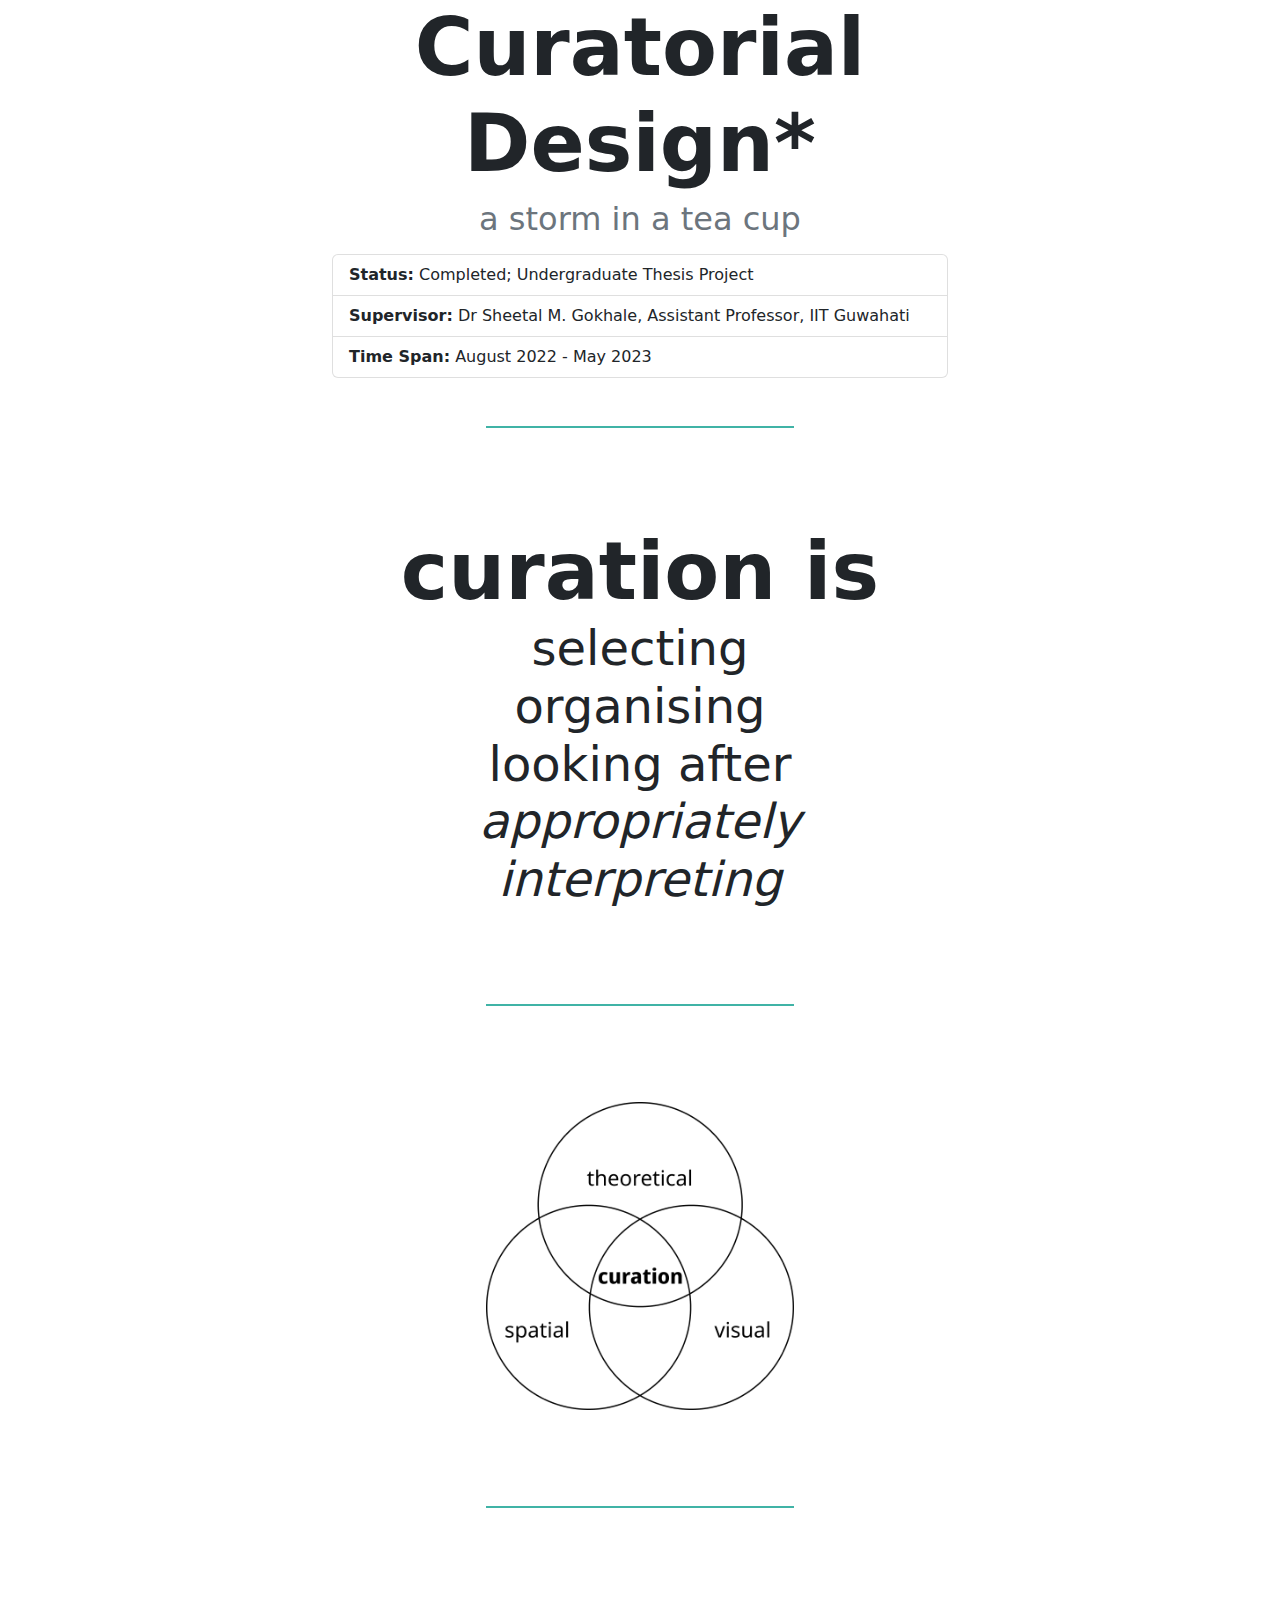
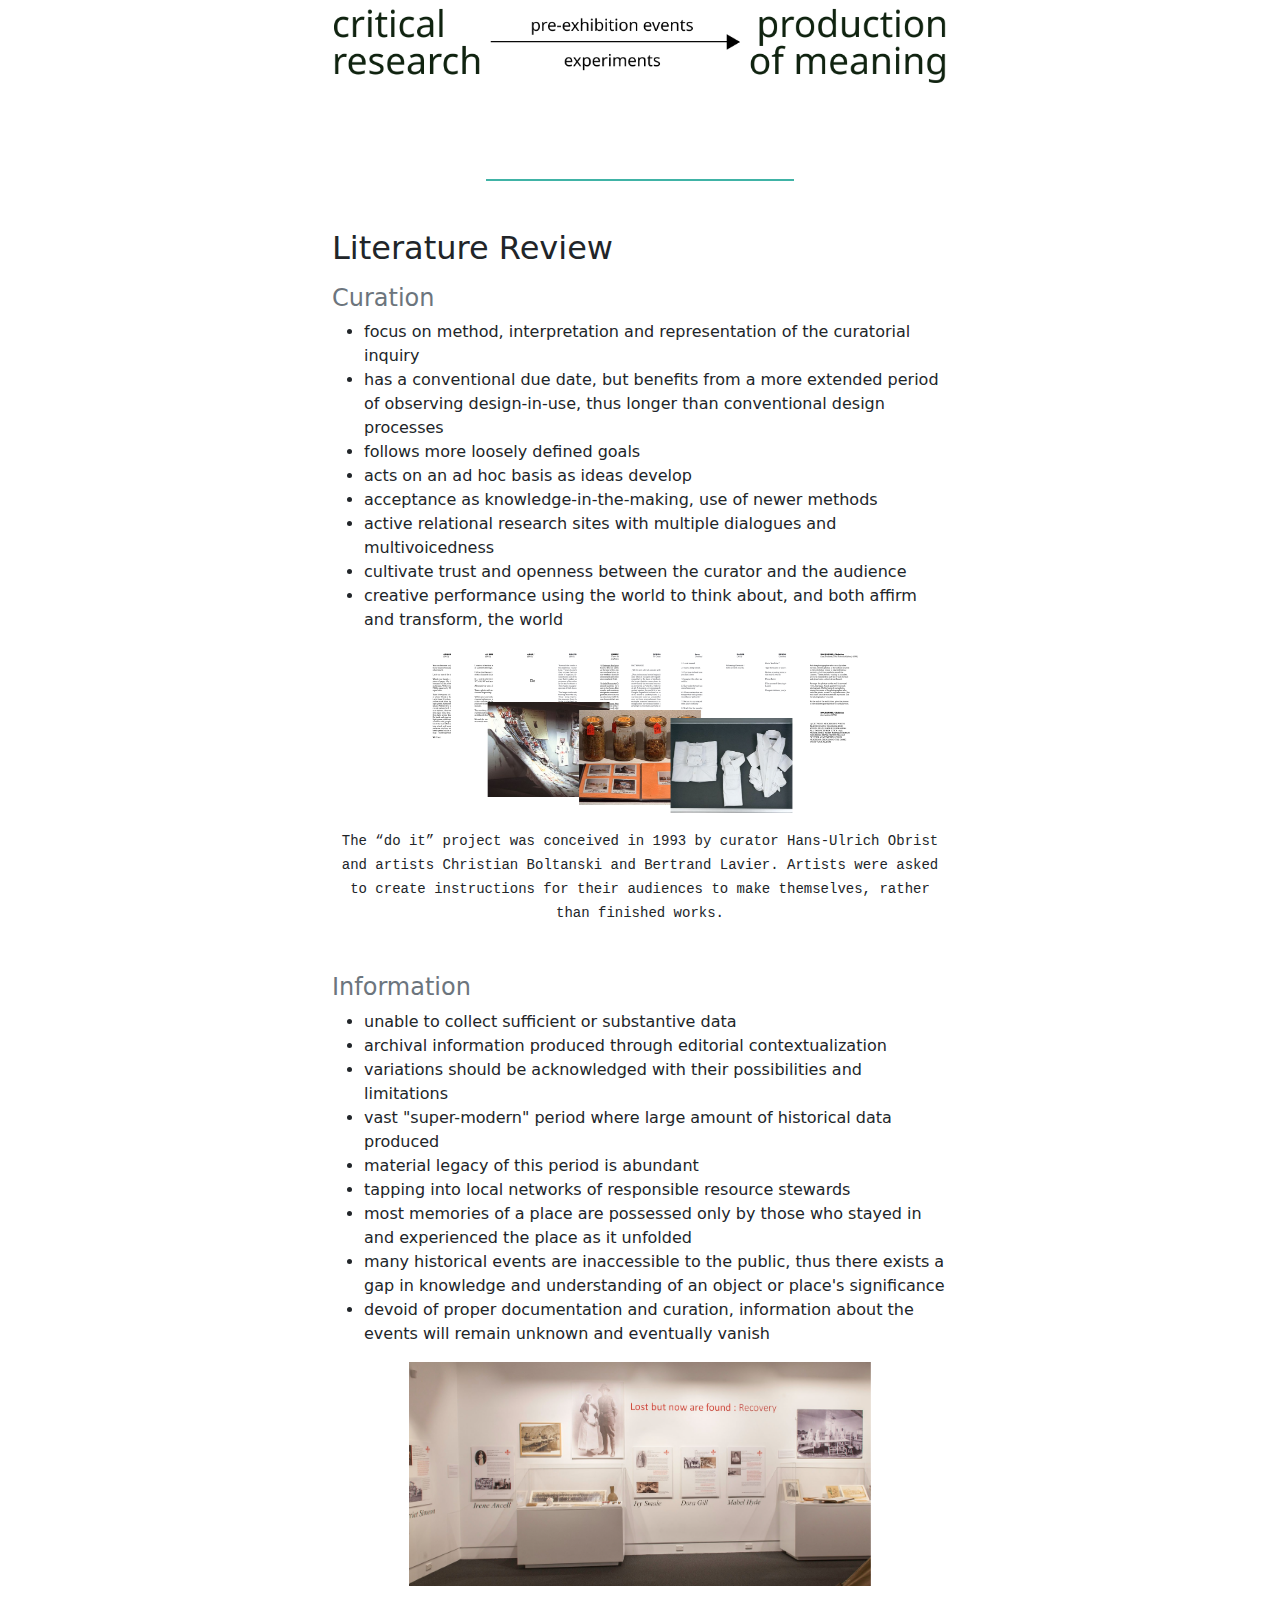
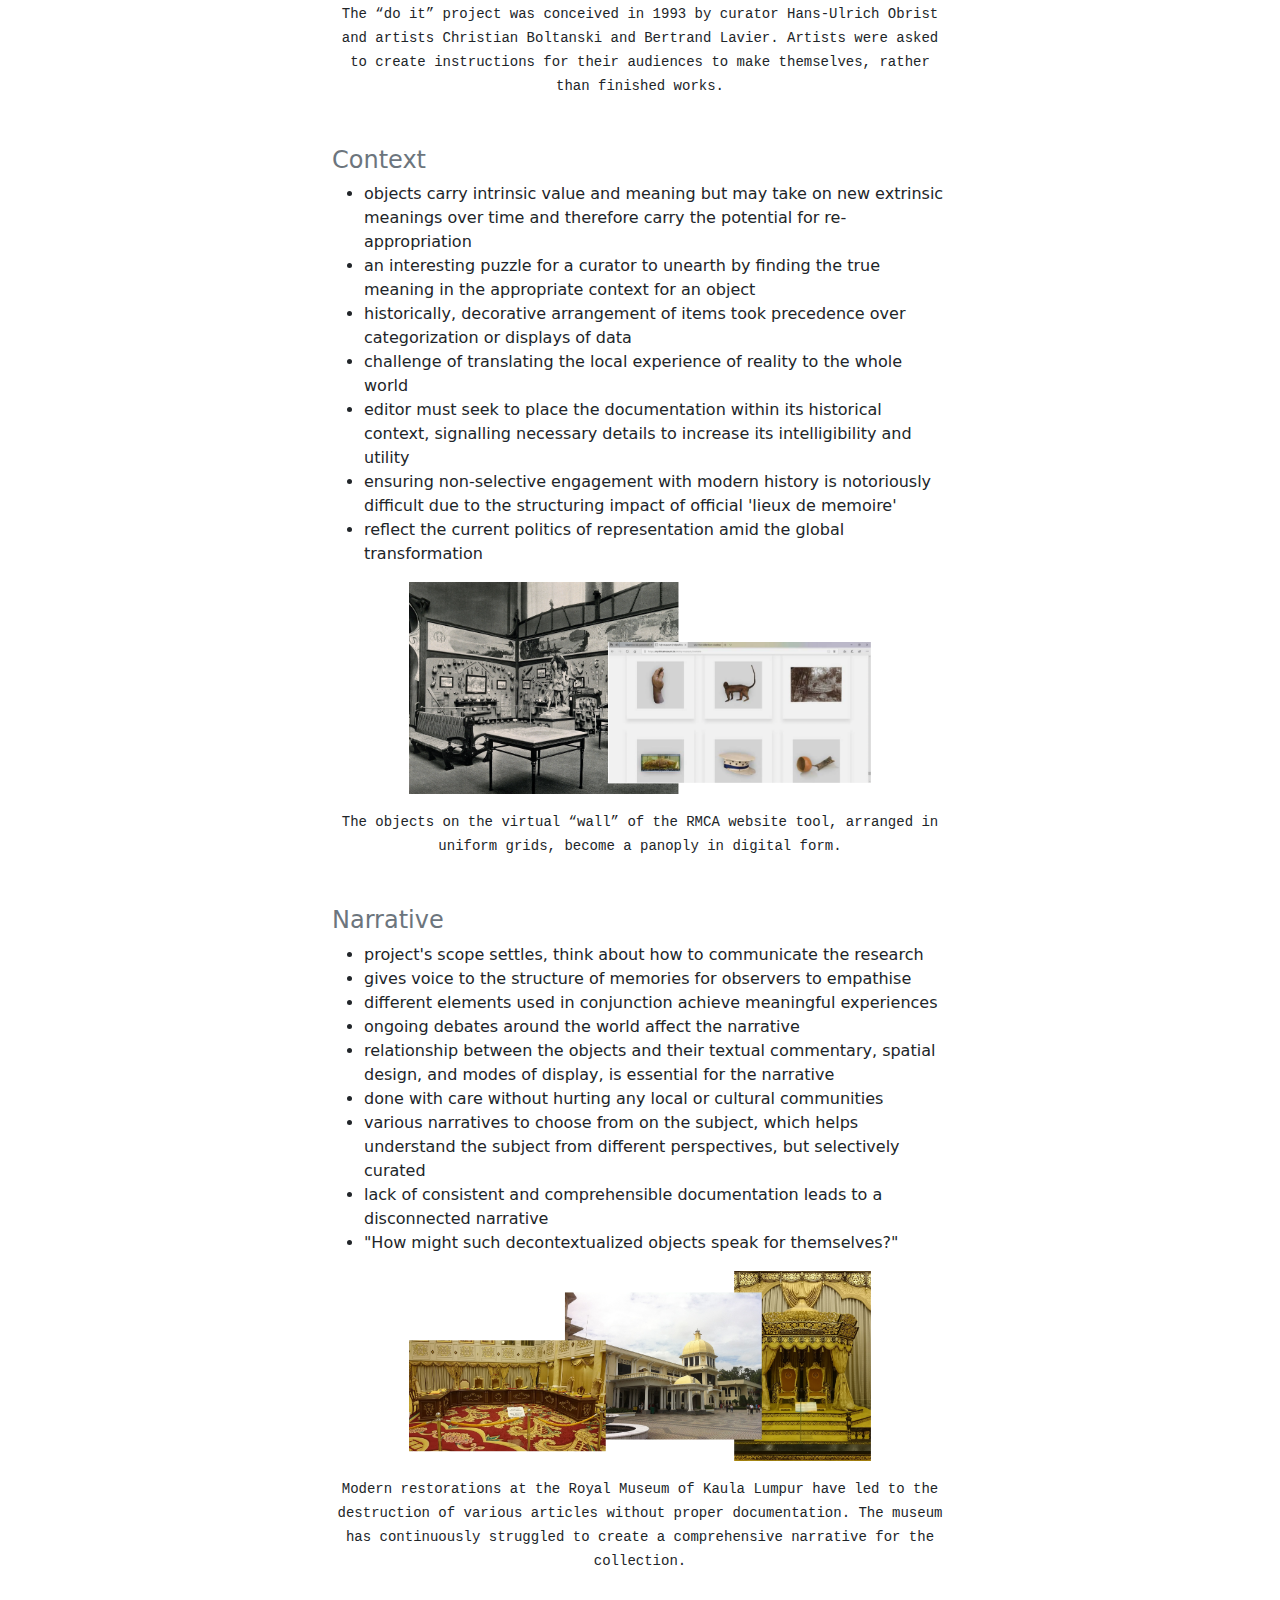
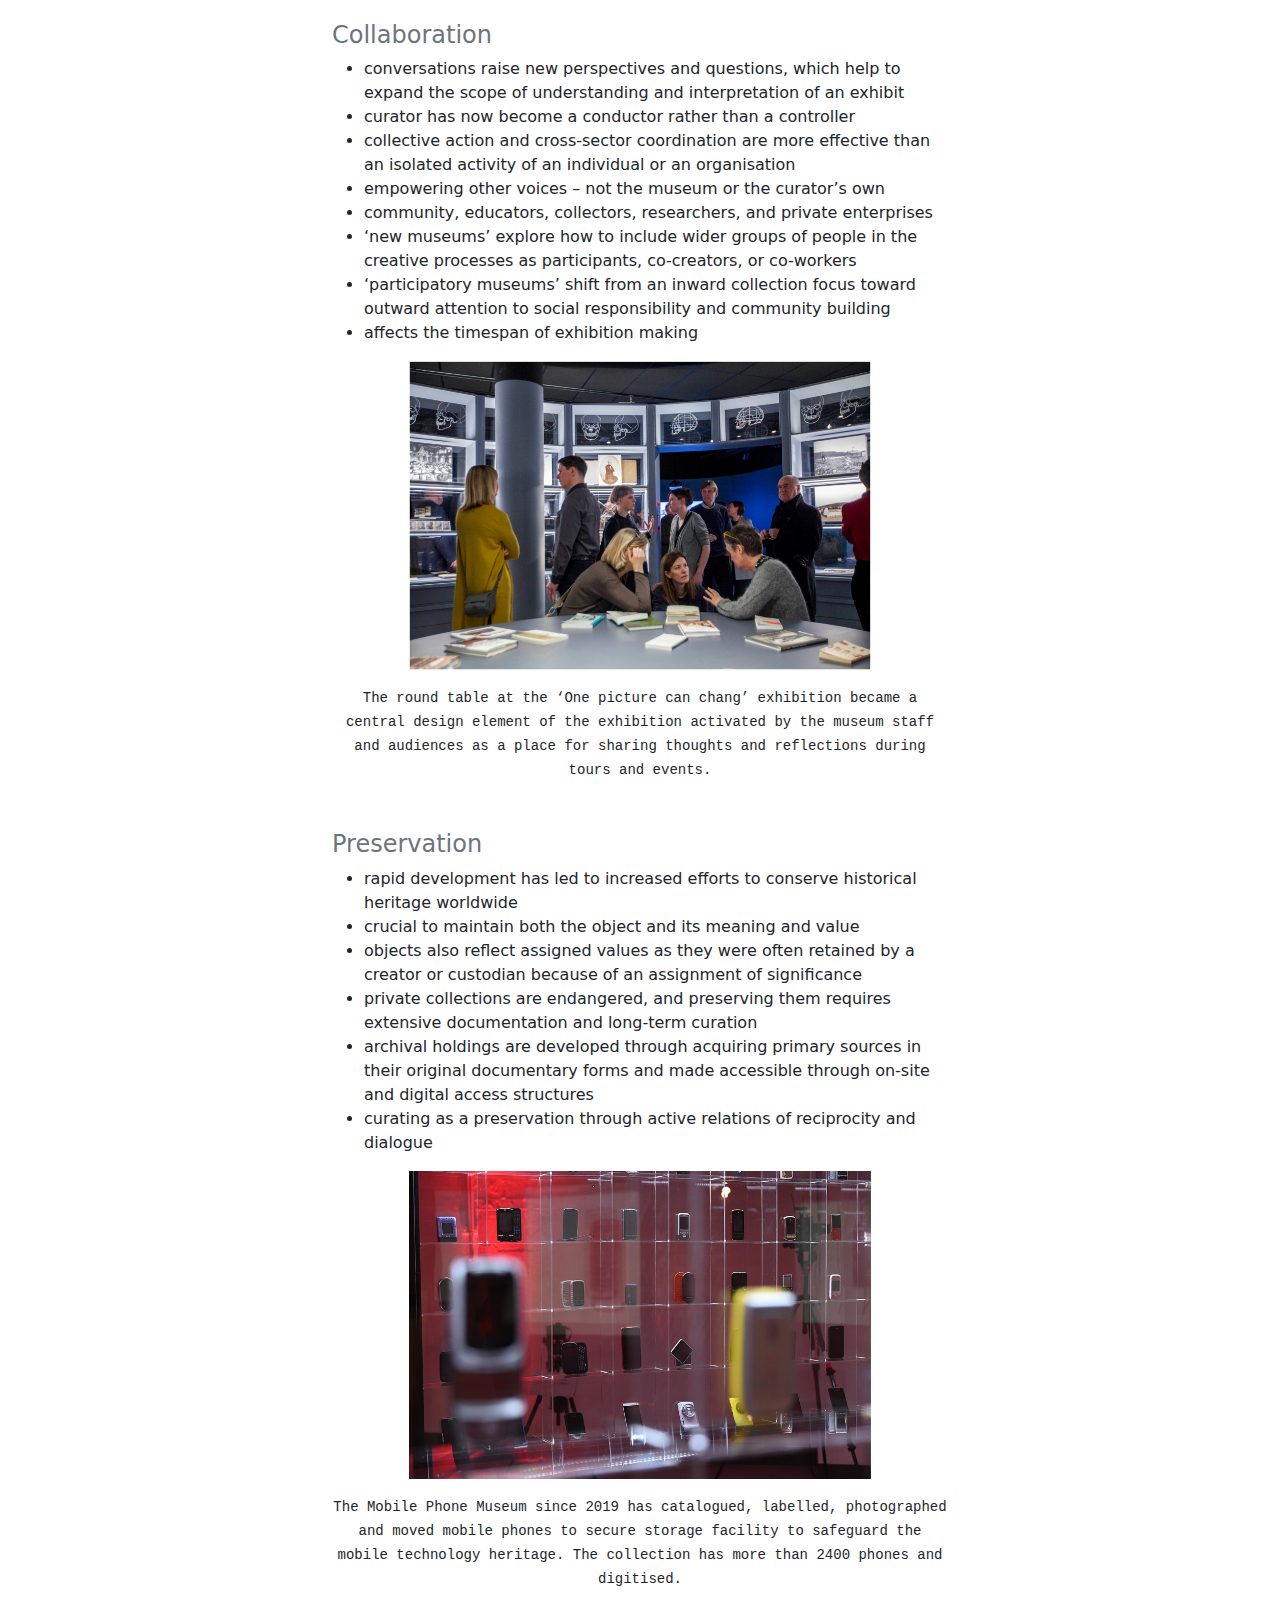
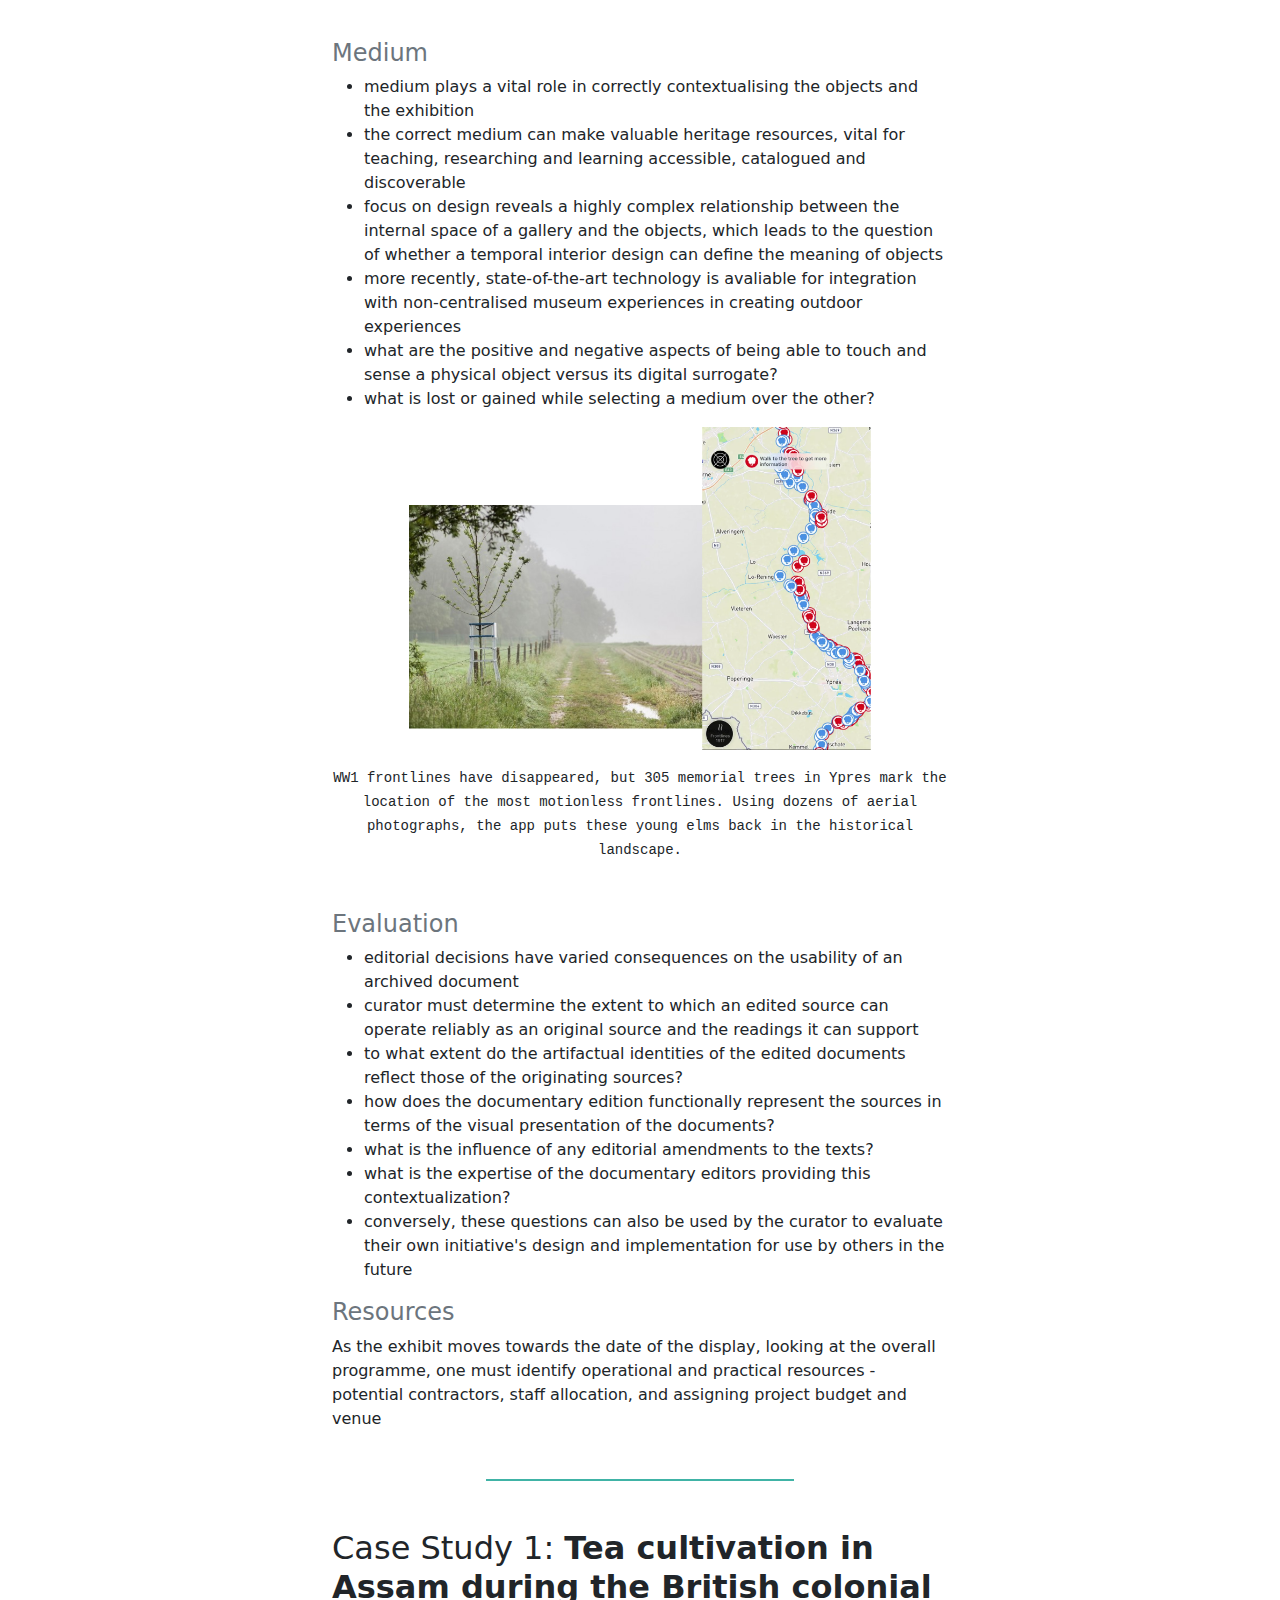
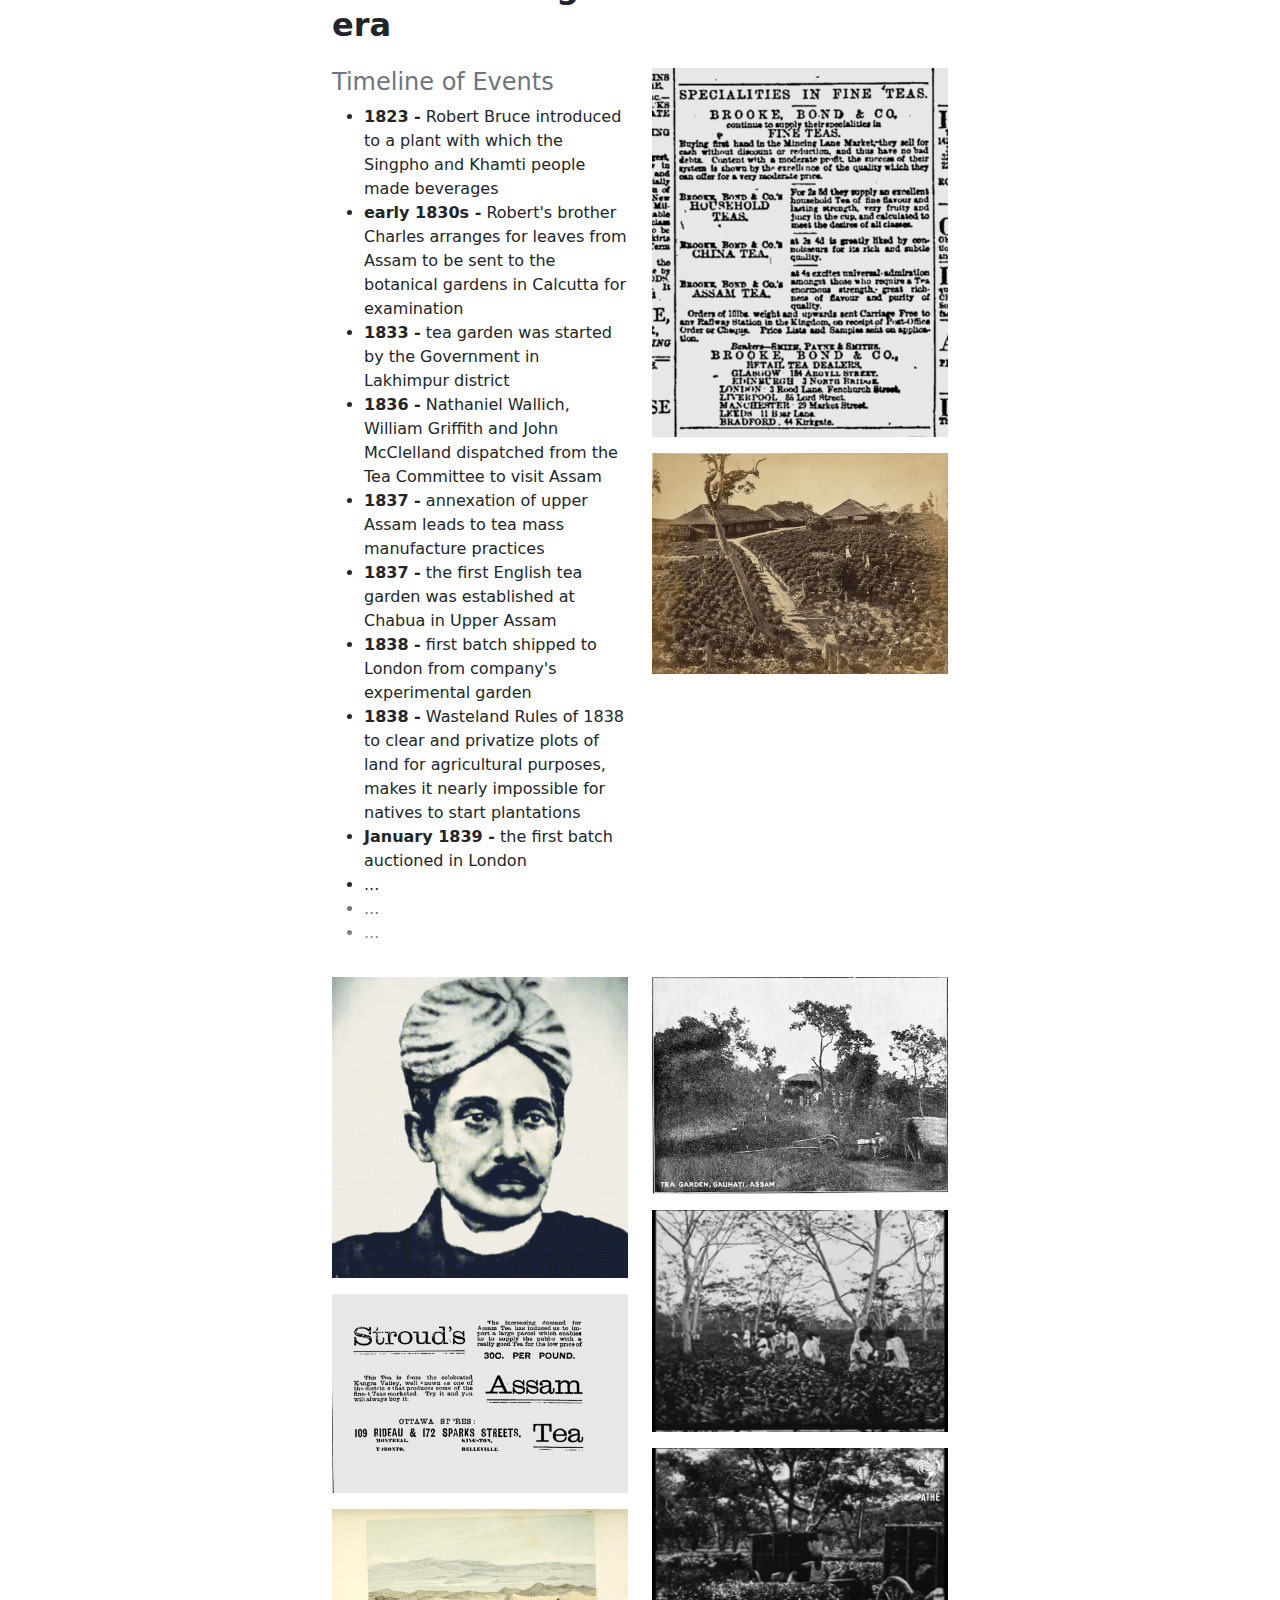
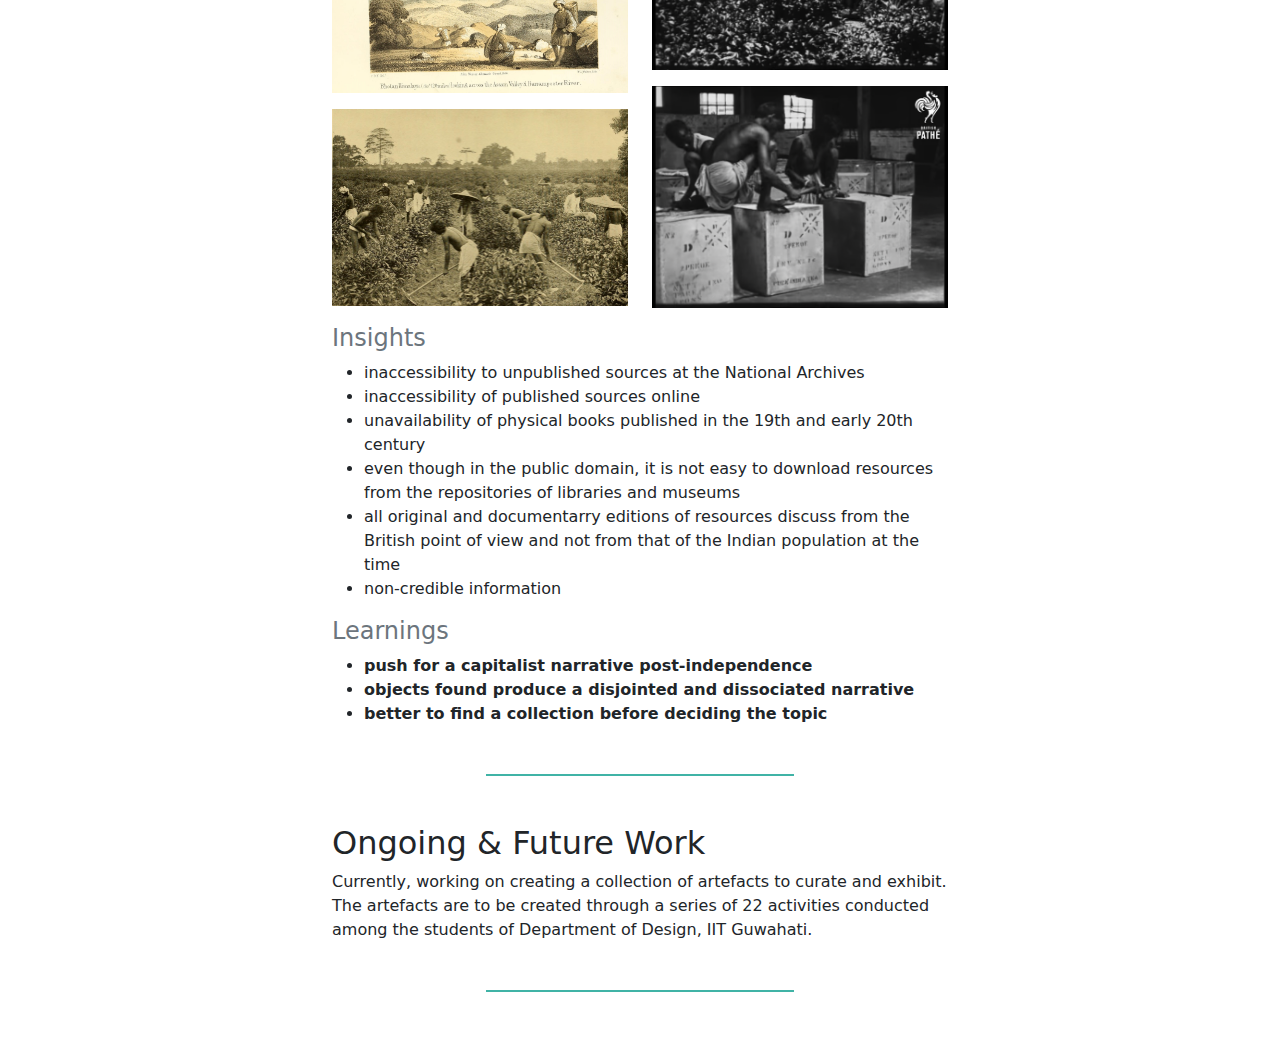
<file: curatorial.html>
<!doctype html>
    <html lang="en">
    <head>
        <meta charset="utf-8">
        <meta name="viewport" content="width=device-width, initial-scale=1">
        <title>Curatorial Design* / Chaitanya</title>
        <link href="css/bootstrap.min.css" rel="stylesheet">
        <link rel="stylesheet" href="https://cdn.jsdelivr.net/npm/bootstrap-icons@1.9.1/font/bootstrap-icons.css">
        <link href="css/style1.css" rel="stylesheet">
    </head>
    <body class="bg-white mb-2">
<!--         <nav class="navbar bg-white">
            <div class="container-fluid align-items-center justify-content-center justify-content-lg-start mt-2">
                <a class="btn btn-outline-primary fw-bold btn-sm" href="https://chaitanya.wiki/" id="project1button"><i class="bi bi-arrow-left-square-fill"></i> Let's go back home</a>
            </div>
        </nav> -->
    <div class="container-fluid">
      <div class="row">
        <div class="d-none d-lg-block col-lg-2 col-xl-3">
        </div>
        <div class="col-12 col-lg-8 col-xl-6">
            <h1 class="display-1 text-center fw-bold">Curatorial Design*</h1>
            <h2 class="text-center text-muted">a storm in a tea cup</h2>
            <ul class="list-group mt-3">
                <li class="list-group-item"><span class="fw-bold">Status:</span> Completed; Undergraduate Thesis Project</li>
                <li class="list-group-item"><span class="fw-bold">Supervisor:</span> Dr Sheetal M. Gokhale, Assistant Professor, IIT Guwahati</li>
                <li class="list-group-item"><span class="fw-bold">Time Span:</span> August 2022 - May 2023</li>
            </ul>
            <!--<img class="img-fluid mt-3" src="images/project1/img1.png">-->
            <hr class="border muted opacity-75 my-5 w-50 d-block mx-auto border-009988">
            <p class="display-1 my-0 text-center fw-bold pt-5">curation is</p>
            <p class="display-5 my-0 text-center">selecting</p>
            <p class="display-5 my-0 text-center">organising</p>
            <p class="display-5 my-0 text-center">looking after</p>
            <p class="display-5 my-0 text-center fst-italic pb-5">appropriately interpreting</p>
            <hr class="border muted opacity-75 my-5 w-50 d-block mx-auto border-009988">
            <img class="img-fluid w-50 mx-auto d-block py-5" src="images/project1/img19.png">
            <hr class="border muted opacity-75 my-5 w-50 d-block mx-auto border-009988">
            <img class="img-fluid mx-auto d-block py-5" src="images/project1/img20.png">
            <hr class="border muted opacity-75 my-5 w-50 d-block mx-auto border-009988">
            <h2>Literature Review</h2>
            <h3 class="mt-3 h4 text-muted">Curation</h3>
            <ul>
                <li>focus on method, interpretation and representation of the curatorial inquiry</li>
                <li>has a conventional due date, but benefits from a more extended period of observing design-in-use, thus longer than conventional design processes</li>
                <li>follows more loosely defined goals</li>
                <li>acts on an ad hoc basis as ideas develop</li>
                <li>acceptance as knowledge-in-the-making, use of newer methods</li>
                <li>active relational research sites with multiple dialogues and multivoicedness</li>
                <li>cultivate trust and openness between the curator and the audience</li>
                <li>creative performance using the world to think about, and both affirm and transform, the world</li>
            </ul>
            <img class="img-fluid w-75 mx-auto d-block" src="images/project1/img18.png">
            <p class="text-center mt-3 font-monospace"><small>The “do it” project was conceived in 1993 by curator Hans-Ulrich Obrist and artists Christian Boltanski and Bertrand Lavier. Artists were asked to create instructions for their audiences to make themselves, rather than finished works.</small></p>
            <h3 class="mt-5 h4 text-muted">Information</h3>
            <ul>
                <li>unable to collect sufficient or substantive data</li>
                <li>archival information produced through editorial contextualization</li>
                <li>variations should be acknowledged with their possibilities and limitations</li>
                <li>vast "super-modern" period where large amount of historical data produced</li>
                <li>material legacy of this period is abundant</li>
                <li>tapping into local networks of responsible resource stewards</li>
                <li>most memories of a place are possessed only by those who stayed in and experienced the place as it unfolded</li>
                <li>many historical events are inaccessible to the public, thus there exists a gap in knowledge and understanding of an object or place's significance</li>
                <li>devoid of proper documentation and curation, information about the events will remain unknown and eventually vanish</li>
            </ul>
            <img class="img-fluid w-75 mx-auto d-block" src="images/project1/img17.png">
            <p class="text-center mt-3 font-monospace"><small>The “do it” project was conceived in 1993 by curator Hans-Ulrich Obrist and artists Christian Boltanski and Bertrand Lavier. Artists were asked to create instructions for their audiences to make themselves, rather than finished works.</small></p>
            <h3 class="mt-5 h4 text-muted">Context</h3>
            <ul>
                <li>objects carry intrinsic value and meaning but may take on new extrinsic meanings over time and therefore carry the potential for re-appropriation</li>
                <li>an interesting puzzle for a curator to unearth by finding the true meaning in the appropriate context for an object</li>
                <li>historically, decorative arrangement of items took precedence over categorization or displays of data</li>
                <li>challenge of translating the local experience of reality to the whole world</li>
                <li>editor must seek to place the documentation within its historical context, signalling necessary details to increase its intelligibility and utility</li>
                <li>ensuring non-selective engagement with modern history is notoriously difficult due to the structuring impact of official 'lieux de memoire'</li>
                <li>reflect the current politics of representation amid the global transformation</li>
            </ul>
            <img class="img-fluid w-75 mx-auto d-block" src="images/project1/img14.png">
            <p class="text-center mt-3 font-monospace"><small>The objects on the virtual “wall” of the RMCA website tool, arranged in uniform grids, become a panoply in digital form.</small></p>
            <h3 class="mt-5 h4 text-muted">Narrative</h3>
            <ul>
                <li>project's scope settles, think about how to communicate the research</li>
                <li>gives voice to the structure of memories for observers to empathise</li>
                <li>different elements used in conjunction achieve meaningful experiences</li>
                <li>ongoing debates around the world affect the narrative</li>
                <li>relationship between the objects and their textual commentary, spatial design, and modes of display, is essential for the narrative</li>
                <li>done with care without hurting any local or cultural communities</li>
                <li>various narratives to choose from on the subject, which helps understand the subject from different perspectives, but selectively curated</li>
                <li>lack of consistent and comprehensible documentation leads to a disconnected narrative</li>
                <li>"How might such decontextualized objects speak for themselves?"</li>
            </ul>
            <img class="img-fluid w-75 mx-auto d-block" src="images/project1/img16.png">
            <p class="text-center mt-3 font-monospace"><small>Modern restorations at the Royal Museum of Kaula Lumpur have led to the destruction of various articles without proper documentation. The museum has continuously struggled to create a comprehensive narrative for the collection.</small></p>
            <h3 class="mt-5 h4 text-muted">Collaboration</h3>
            <ul>
                <li>conversations raise new perspectives and questions, which help to expand the scope of understanding and interpretation of an exhibit</li>
                <li>curator has now become a conductor rather than a controller</li>
                <li>collective action and cross-sector coordination are more effective than an isolated activity of an individual or an organisation</li>
                <li>empowering other voices – not the museum or the curator’s own</li>
                <li>community, educators, collectors, researchers, and private enterprises</li>
                <li>‘new museums’ explore how to include wider groups of people in the creative processes as participants, co-creators, or co-workers</li>
                <li>‘participatory museums’ shift from an inward collection focus toward outward attention to social responsibility and community building</li>
                <li>affects the timespan of exhibition making</li>
            </ul>
            <img class="img-fluid w-75 mx-auto d-block" src="images/project1/img15.png">
            <p class="text-center mt-3 font-monospace"><small>The round table at the ‘One picture can chang’ exhibition became a central design element of the exhibition activated by the museum staff and audiences as a place for sharing thoughts and reflections during tours and events.</small></p>
            <h3 class="mt-5 h4 text-muted">Preservation</h3>
            <ul>
                <li>rapid development has led to increased efforts to conserve historical heritage worldwide</li>
                <li>crucial to maintain both the object and its meaning and value</li>
                <li>objects also reflect assigned values as they were often retained by a creator or custodian because of an assignment of significance</li>
                <li>private collections are endangered, and preserving them requires extensive documentation and long-term curation</li>
                <li>archival holdings are developed through acquiring primary sources in their original documentary forms and made accessible through on-site and digital access structures</li>
                <li>curating as a preservation through active relations of reciprocity and dialogue</li>
            </ul>
            <img class="img-fluid w-75 mx-auto d-block" src="images/project1/img13.png">
            <p class="text-center mt-3 font-monospace"><small>The Mobile Phone Museum since 2019 has catalogued, labelled, photographed and moved mobile phones to secure storage facility to safeguard the mobile technology heritage. The collection has more than 2400 phones and digitised.</small></p>
            <h3 class="mt-5 h4 text-muted">Medium</h3>
            <ul>
                <li>medium plays a vital role in correctly contextualising the objects and the exhibition</li>
                <li>the correct medium can make valuable heritage resources, vital for teaching, researching and learning accessible, catalogued and discoverable</li>
                <li>focus on design reveals a highly complex relationship between the internal space of a gallery and the objects, which leads to the question of whether a temporal interior design can define the meaning of objects</li>
                <li>more recently, state-of-the-art technology is avaliable for integration with non-centralised museum experiences in creating outdoor experiences</li>
                <li>what are the positive and negative aspects of being able to touch and sense a physical object versus its digital surrogate?</li>
                <li>what is lost or gained while selecting a medium over the other?</li>
            </ul>
            <img class="img-fluid w-75 mx-auto d-block" src="images/project1/img12.png">
            <p class="text-center mt-3 font-monospace"><small>WW1 frontlines have disappeared, but 305 memorial trees in Ypres mark the location of the most motionless frontlines. Using dozens of aerial photographs, the app puts these young elms back in the historical landscape.</small></p>
            <h3 class="mt-5 h4 text-muted">Evaluation</h3>
            <ul>
                <li>editorial decisions have varied consequences on the usability of an archived document</li>
                <li>curator must determine the extent to which an edited source can operate reliably as an original source and the readings it can support</li>
                <li>to what extent do the artifactual identities of the edited documents reflect those of the originating sources?</li>
                <li>how does the documentary edition functionally represent the sources in terms of the visual presentation of the documents?</li>
                <li>what is the influence of any editorial amendments to the texts?</li>
                <li>what is the expertise of the documentary editors providing this contextualization?</li>
                <li>conversely, these questions can also be used by the curator to evaluate their own initiative's design and implementation for use by others in the future</li>
            </ul>
            <h3 class="mt-3 h4 text-muted">Resources</h3>
            <p>As the exhibit moves towards the date of the display, looking at the overall programme, one must identify operational and practical resources - potential contractors, staff allocation, and assigning project budget and venue</p>
            <hr class="border muted opacity-75 my-5 w-50 d-block mx-auto border-009988">
            <h2>Case Study 1: <span class="fw-bold">Tea cultivation in Assam during the British colonial era</span></h2>
            <div class="row">
                <div class="col-6">
                    <h3 class="mt-3 h4 text-muted">Timeline of Events</h3>
                    <ul class="">
                        <li><span class="fw-bold">1823 -</span> Robert Bruce introduced to a plant with which the Singpho and Khamti people made beverages</li>
                        <li><span class="fw-bold">early 1830s -</span> Robert's brother Charles arranges for leaves from Assam to be sent to the botanical gardens in Calcutta for examination</li>
                        <li><span class="fw-bold">1833 -</span> tea garden was started by the Government in Lakhimpur district</li>
                        <li><span class="fw-bold">1836 -</span> Nathaniel Wallich, William Griffith and John McClelland dispatched from the Tea Committee to visit Assam</li>
                        <li><span class="fw-bold">1837 -</span> annexation of upper Assam leads to tea mass manufacture practices</li>
                        <li><span class="fw-bold">1837 -</span> the first English tea garden was established at Chabua in Upper Assam</li>
                        <li><span class="fw-bold">1838 -</span> first batch shipped to London from company's experimental garden</li>
                        <li><span class="fw-bold">1838 -</span> Wasteland Rules of 1838 to clear and privatize plots of land for agricultural purposes, makes it nearly impossible for natives to start plantations</li>
                        <li><span class="fw-bold">January 1839 -</span> the first batch auctioned in London</li>
                        <li>...</li>
                        <li class="text-secondary">...</li>
                        <li class="text-black-50">...</li>
                    </ul>
                </div>
                <div class="col-6">
                    <img class="img-fluid mt-3" src="images/project1/img1.png">
                    <img class="img-fluid mt-3" src="images/project1/img2.png">
                </div>
                <div class="col-6">
                    <img class="img-fluid mt-3" src="images/project1/img5.png">
                    <img class="img-fluid mt-3" src="images/project1/img3.png">
                    <img class="img-fluid mt-3" src="images/project1/img4.png">
                    <img class="img-fluid mt-3" src="images/project1/img10.png">
                </div>
                <div class="col-6">
                    <img class="img-fluid mt-3" src="images/project1/img6.png">
                    <img class="img-fluid mt-3" src="images/project1/img7.png">
                    <img class="img-fluid mt-3" src="images/project1/img8.png">
                    <img class="img-fluid mt-3" src="images/project1/img9.png">
                </div>
            </div>
            <h3 class="mt-3 h4 text-muted">Insights</h3>
            <ul>
                <li>inaccessibility to unpublished sources at the National Archives</li>
                <li>inaccessibility of published sources online</li>
                <li>unavailability of physical books published in the 19th and early 20th century</li>
                <li>even though in the public domain, it is not easy to download resources from the repositories of libraries and museums</li>
                <li>all original and documentarry editions of resources discuss from the British point of view and not from that of the Indian population at the time</li>
                <li>non-credible information</li>
            </ul>
            <h3 class="mt-3 h4 text-muted">Learnings</h3>
            <ul>
                <li class="fw-bold">push for a capitalist narrative post-independence</li>
                <li class="fw-bold">objects found produce a disjointed and dissociated narrative</li>
                <li class="fw-bold">better to find a collection before deciding the topic</li>
            </ul>
            <hr class="border muted opacity-75 my-5 w-50 d-block mx-auto border-009988">
            <h2>Ongoing & Future Work</h2>
            <p>Currently, working on creating a collection of artefacts to curate and exhibit. The artefacts are to be created through a series of 22 activities conducted among the students of Department of Design, IIT Guwahati.</p>
            <hr class="border muted opacity-75 my-5 w-50 d-block mx-auto border-009988">
        </div>
        <div class="d-none d-lg-block  col-lg-2 col-xl-3">
        </div>
    </div>
<!--     <nav class="navbar bg-white">
        <div class="container-fluid align-items-center justify-content-center justify-content-lg-start mt-2">
            <a class="btn btn-outline-primary fw-bold btn-sm" href="https://chaitanya.wiki/" id="project1button"><i class="bi bi-arrow-left-square-fill"></i> Let's go back home</a>
        </div>
    </nav> -->
</div>
<script src="js/bootstrap.bundle.min.js"></script>
<script data-goatcounter="https://chaitanya.goatcounter.com/count" async src="//gc.zgo.at/count.js"></script>
</body>
</html>
</file>
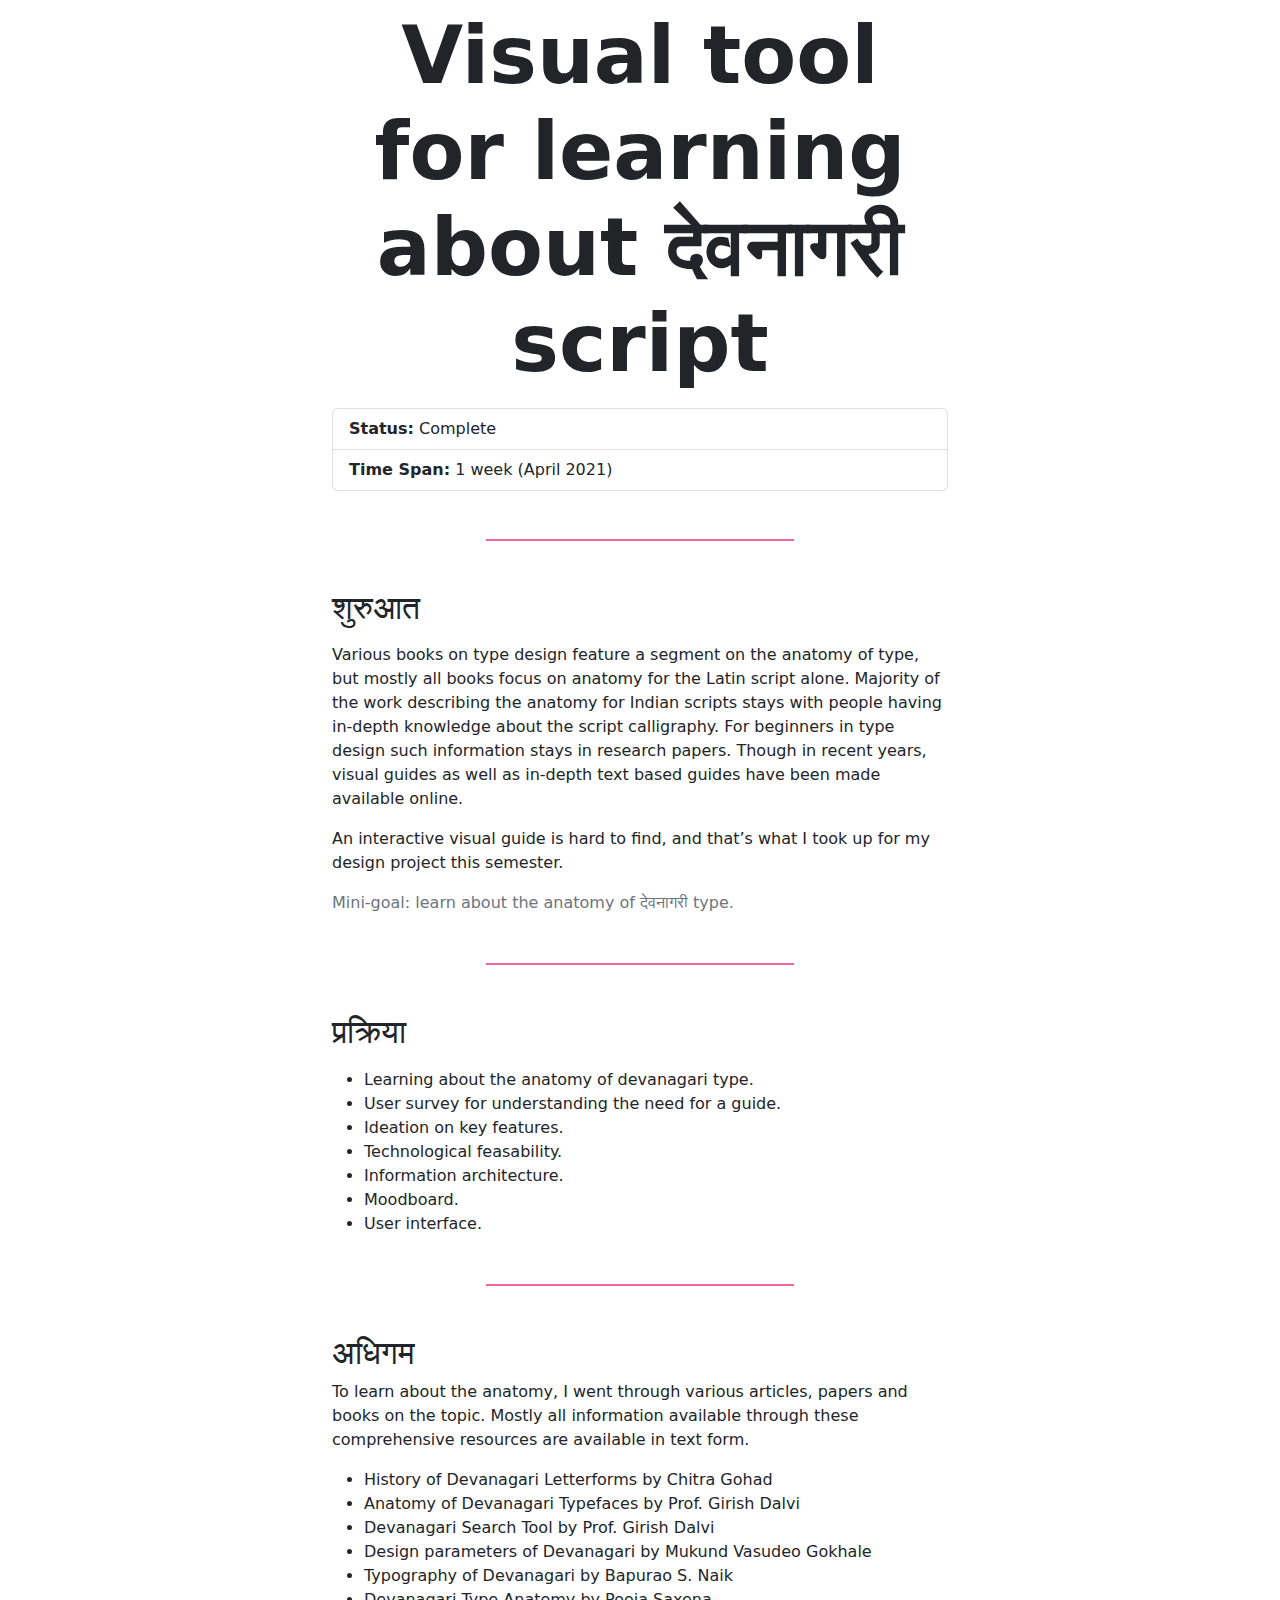
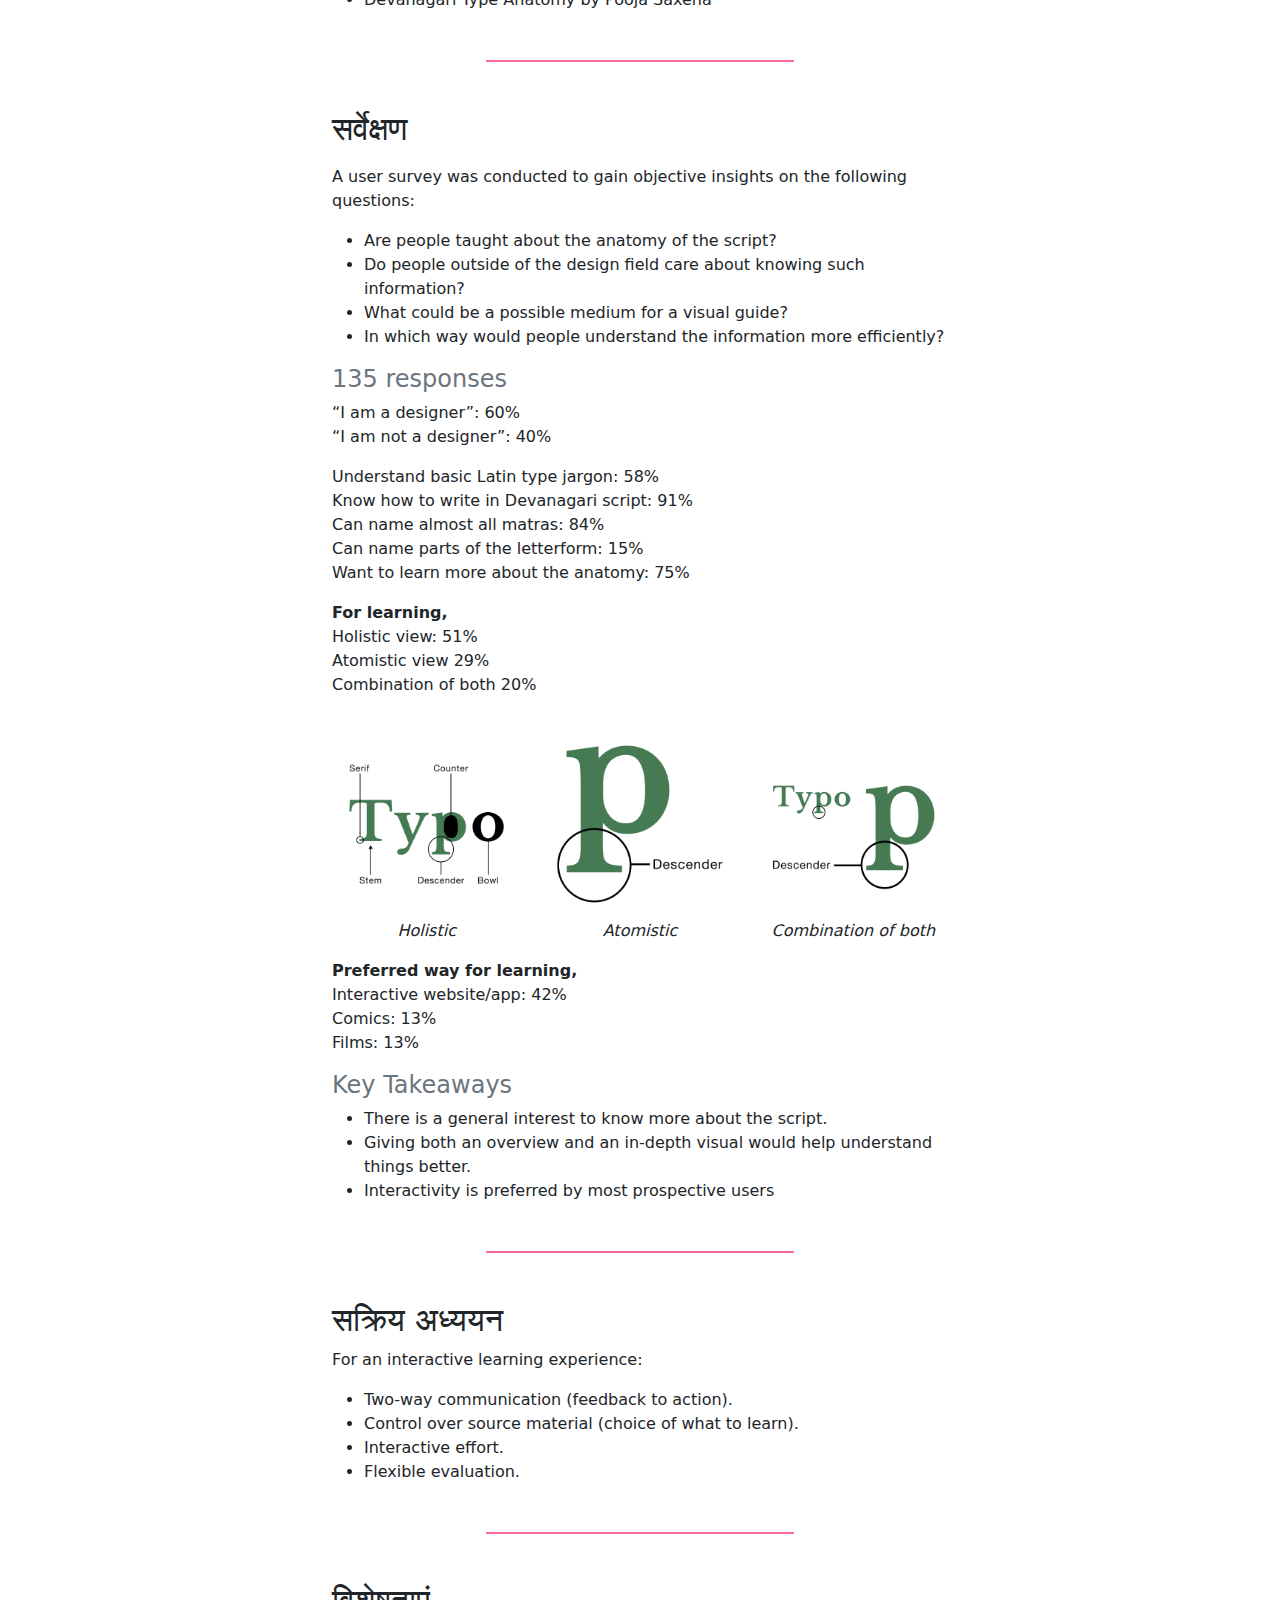
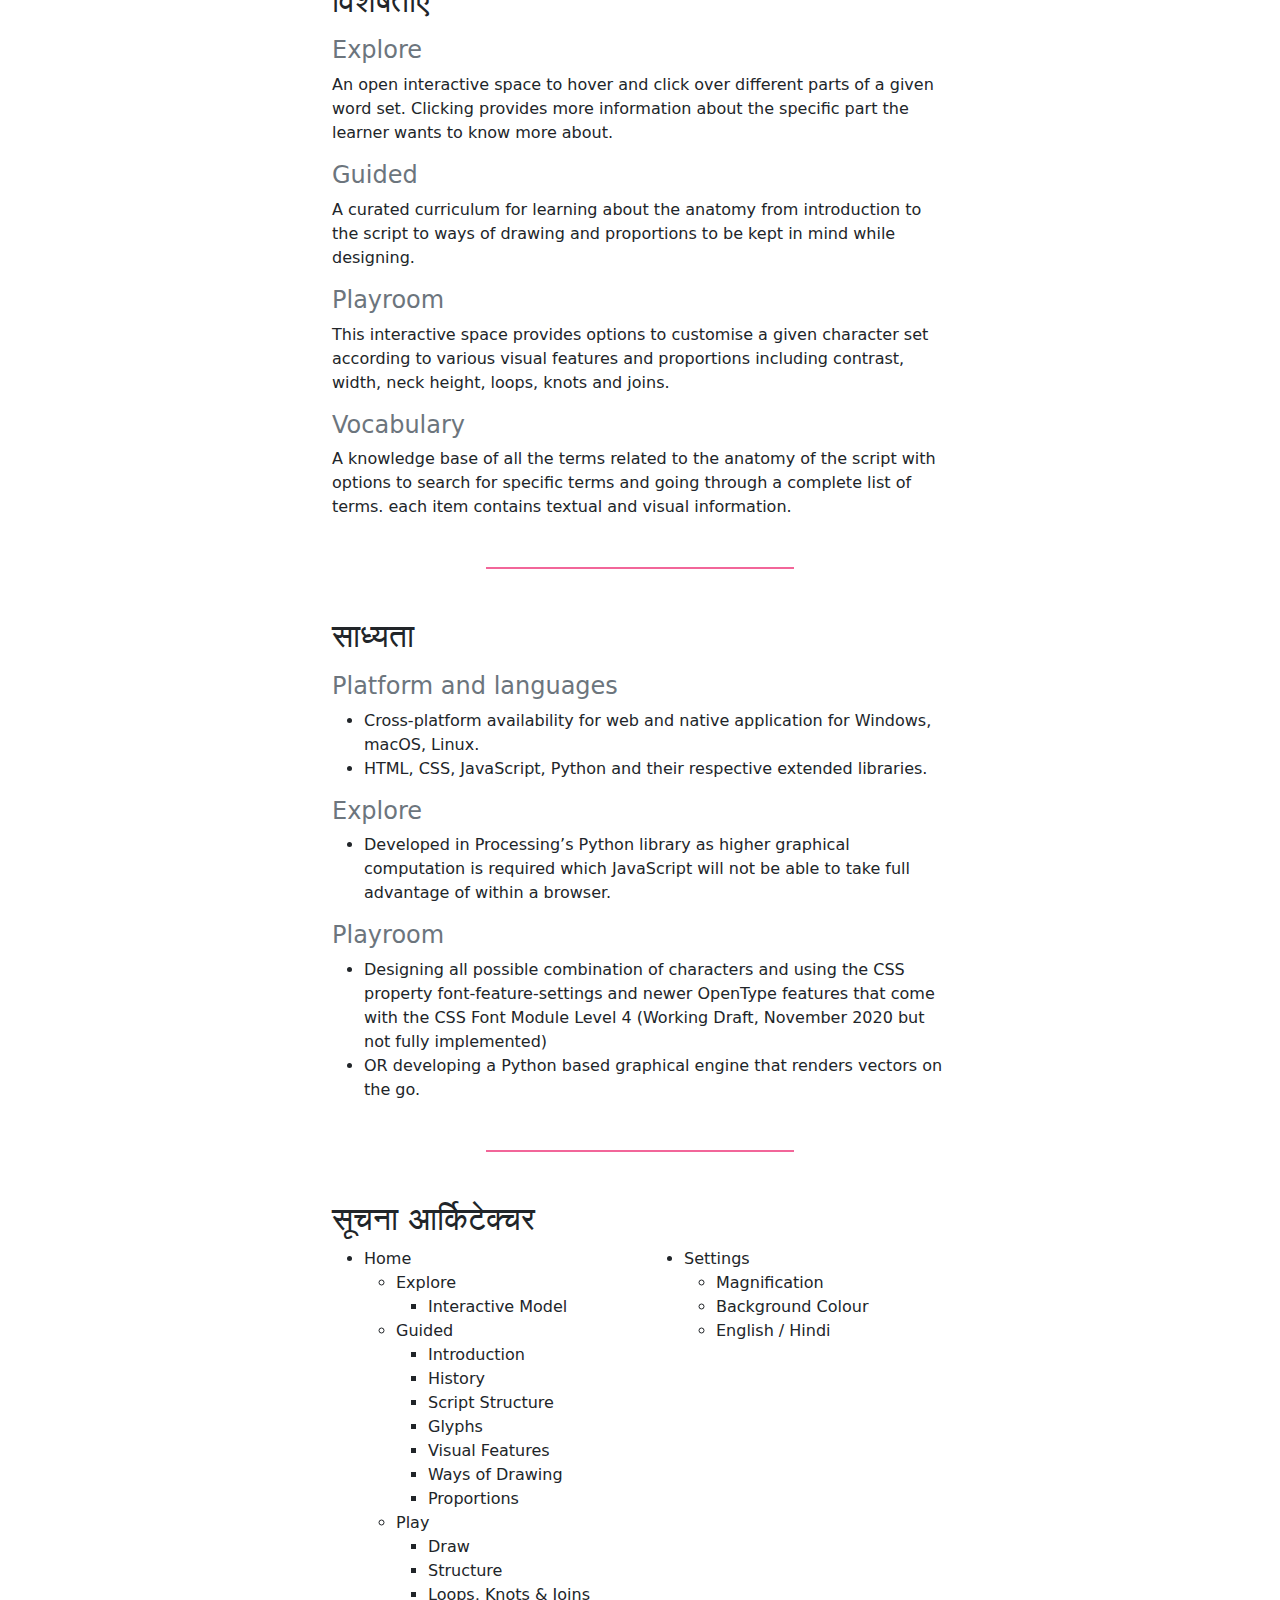
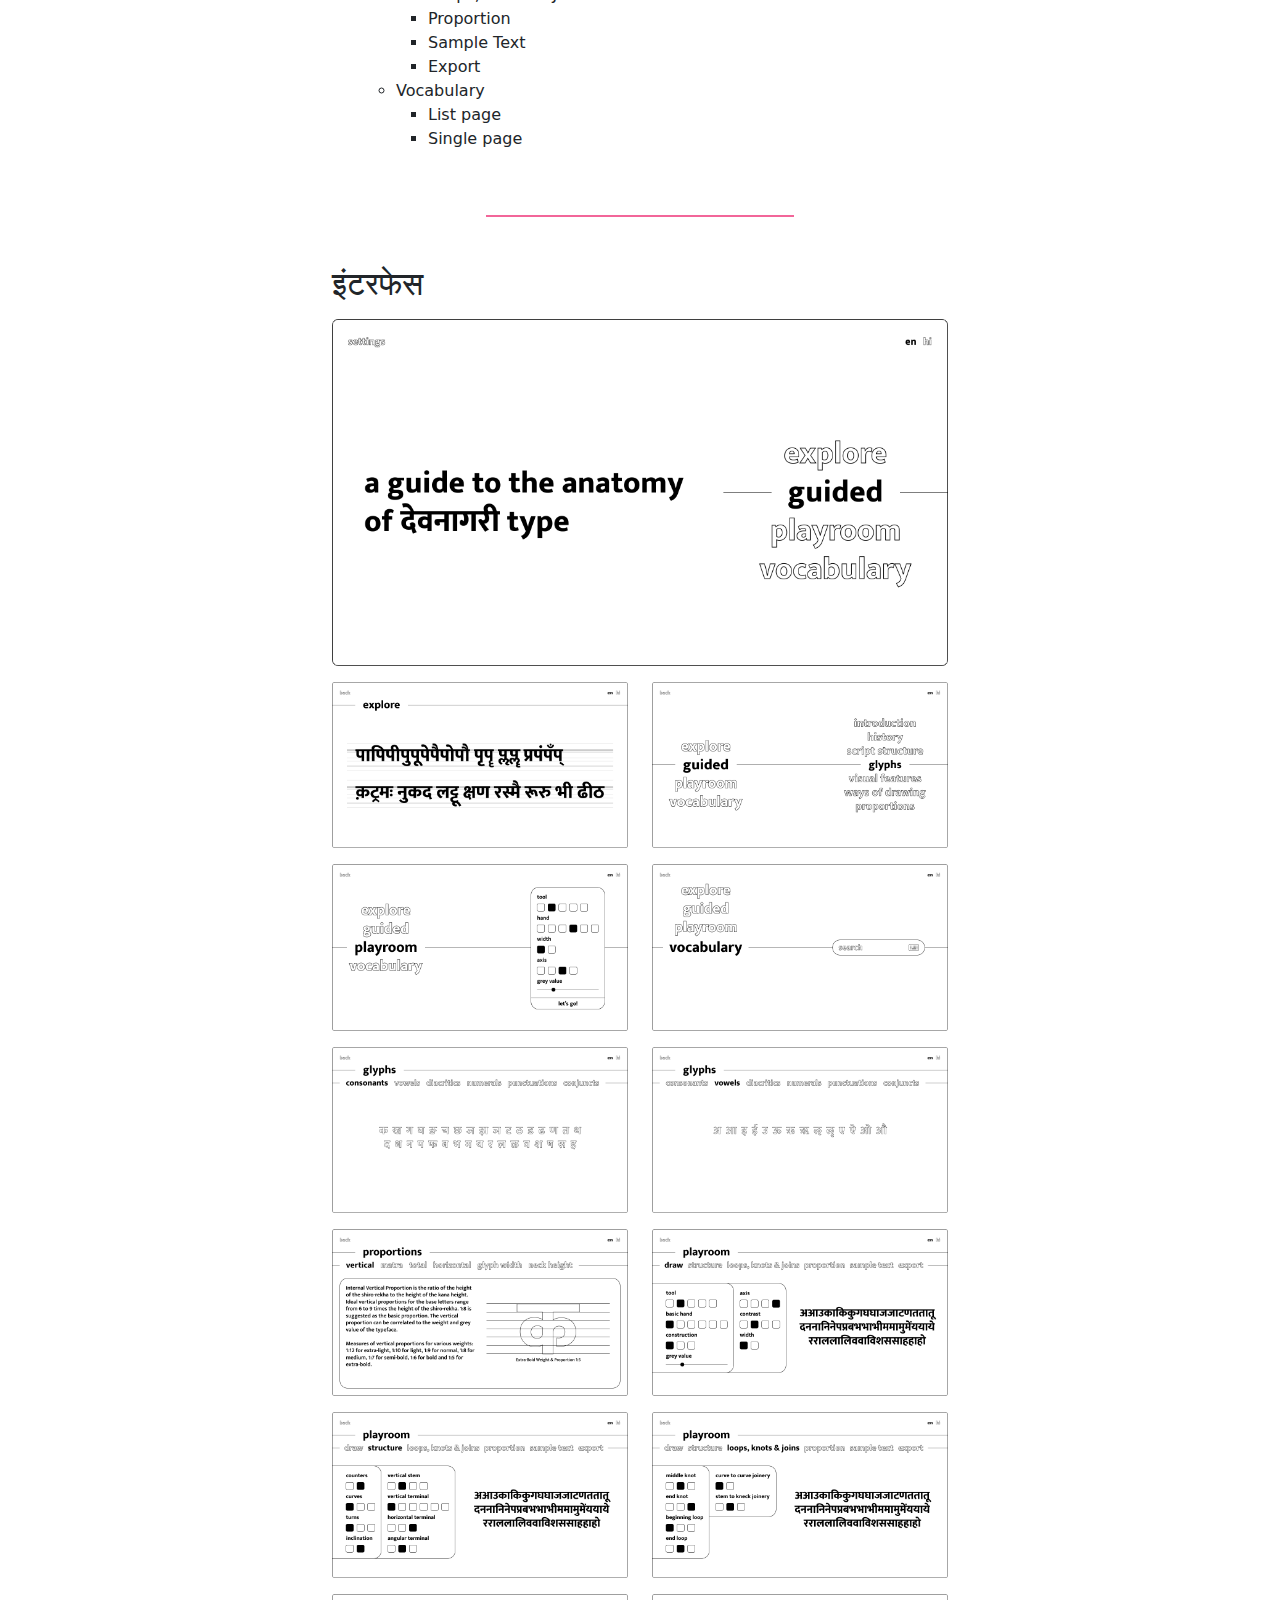
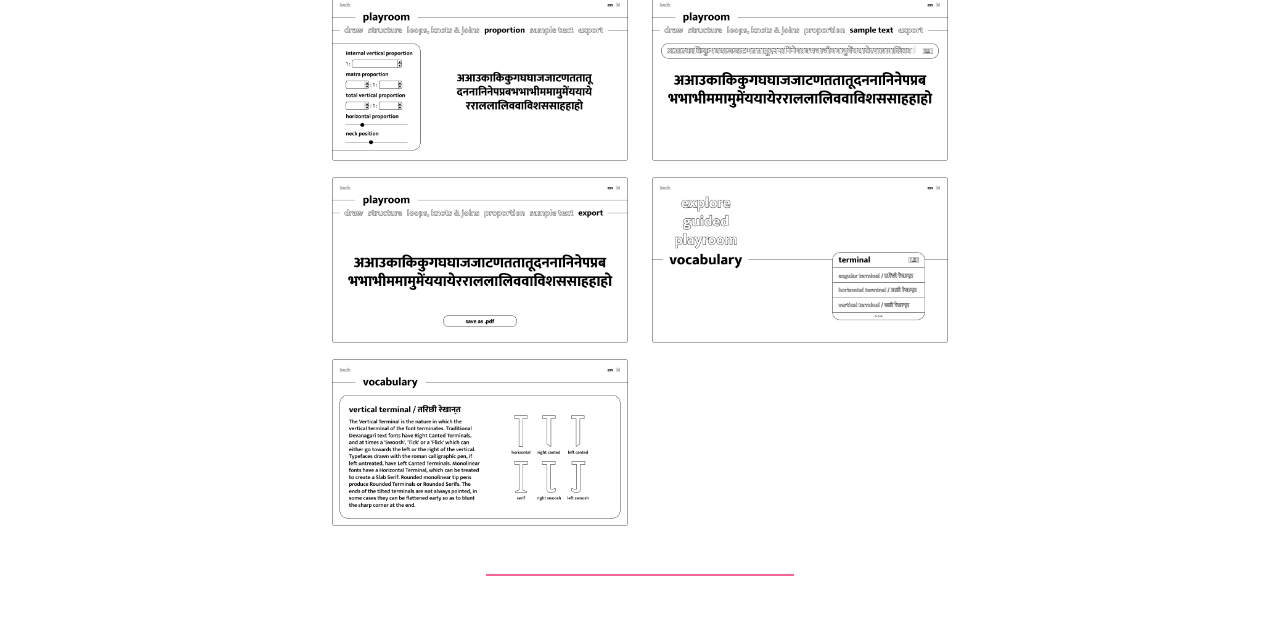
<file: devanagari.html>
<!doctype html>
    <html lang="en">
    <head>
        <meta charset="utf-8">
        <meta name="viewport" content="width=device-width, initial-scale=1">
        <title>Visual tool for learning about Devanagari script / Chaitanya</title>
        <link href="css/bootstrap.min.css" rel="stylesheet">
        <link rel="stylesheet" href="https://cdn.jsdelivr.net/npm/bootstrap-icons@1.9.1/font/bootstrap-icons.css">
        <link href="css/style1.css" rel="stylesheet">
    </head>
    <body class="bg-white my-2">
<!--         <nav class="navbar bg-white">
        <div class="container-fluid align-items-center justify-content-center justify-content-lg-start mt-2">
            <a class="btn btn-outline-primary fw-bold btn-sm" href="https://chaitanya.wiki/" id="project4button"><i class="bi bi-arrow-left-square-fill"></i> Let's go back home</a>
        </div>
        </nav> -->
        <div class="container-fluid">
            <div class="row">
                <div class="col-3">
                </div>
                <div class="col-6">
                    <h1 class="display-1 text-center fw-bold">Visual tool for learning about देवनागरी script</h1>
                    <!--<h2 class="text-center text-muted">predictive on-screen keyboard for OTT platforms</h2>-->
                    <ul class="list-group mt-3">
                        <li class="list-group-item"><span class="fw-bold">Status:</span> Complete</li>
                        <li class="list-group-item"><span class="fw-bold">Time Span:</span> 1 week (April 2021)</li>
                    </ul>
                    <!--<img class="img-fluid mt-3" src="images/project1/img1.png">-->
                    <hr class="border muted opacity-75 my-5 w-50 d-block mx-auto border-EE3377">
                    <h2>शुरुआत</h2>
                    <p class="mt-3">Various books on type design feature a segment on the anatomy of type, but mostly all books
                        focus on anatomy for the Latin script alone. Majority of the work describing the anatomy for Indian
                        scripts stays with people having in-depth knowledge about the script calligraphy. For beginners in type
                        design such information stays in research papers. Though in recent years, visual guides as well as
                    in-depth text based guides have been made available online.</p>
                    <p>An interactive visual guide is hard to find, and that’s what I took up for my design project this
                    semester.</p>
                    <p class="text-muted">Mini-goal: learn about the anatomy of देवनागरी type.</p>
                    <hr class="border muted opacity-75 my-5 w-50 d-block mx-auto border-EE3377">
                    <h2>प्रक्रिया</h2>
                    <ul class="mt-3">
                        <li>Learning about the anatomy of devanagari type.</li>
                        <li>User survey for understanding the need for a guide.</li>
                        <li>Ideation on key features.</li>
                        <li>Technological feasability.</li>
                        <li>Information architecture.</li>
                        <li>Moodboard.</li>
                        <li>User interface.</li>
                    </ul>
                    <hr class="border muted opacity-75 my-5 w-50 d-block mx-auto border-EE3377">
                    <h2>अधिगम</h2>
                    <p>To learn about the anatomy, I went through various articles, papers and books on the topic. Mostly all
                    information available through these comprehensive resources are available in text form.</p>
                    <ul>
                        <li>History of Devanagari Letterforms by Chitra Gohad</li>
                        <li>Anatomy of Devanagari Typefaces by Prof. Girish Dalvi</li>
                        <li>Devanagari Search Tool by Prof. Girish Dalvi</li>
                        <li>Design parameters of Devanagari by Mukund Vasudeo Gokhale</li>
                        <li>Typography of Devanagari by Bapurao S. Naik</li>
                        <li>Devanagari Type Anatomy by Pooja Saxena</li>
                    </ul>
                    <hr class="border muted opacity-75 my-5 w-50 d-block mx-auto border-EE3377">
                    <h2>सर्वेक्षण</h2>
                    <p class="mt-3">A user survey was conducted to gain objective insights on the following questions:</p>
                    <ul>
                        <li>Are people taught about the anatomy of the script?</li>
                        <li>Do people outside of the design field care about knowing such information?</li>
                        <li>What could be a possible medium for a visual guide?</li>
                        <li>In which way would people understand the information more efficiently?</li>
                    </ul>
                    <h4 class="mt-3 h4 text-muted">135 responses</h4>
                    <p>“I am a designer”: 60%<br>“I am not a designer”: 40%</p>
                    <p>Understand basic Latin type jargon: 58%<br>
                        Know how to write in Devanagari script: 91%<br>
                        Can name almost all matras: 84%<br>
                        Can name parts of the letterform: 15%<br>
                    Want to learn more about the anatomy: 75%</p>
                    <p><span class="fw-bold">For learning,</span><br>
                        Holistic view: 51%<br>
                        Atomistic view 29%<br>
                    Combination of both 20%</p>
                    <div class="row">
                        <div class="col">
                            <img class="img-fluid mt-3 mx-auto d-block" src="images/project4/img1.png">
                            <p class="fst-italic text-center">Holistic</p>
                        </div>
                        <div class="col">
                            <img class="img-fluid mt-3 mx-auto d-block" src="images/project4/img2.png">
                            <p class="fst-italic text-center">Atomistic</p>
                        </div>
                        <div class="col">
                            <img class="img-fluid mt-3 mx-auto d-block" src="images/project4/img3.png">
                            <p class="fst-italic text-center">Combination of both</p>
                        </div>
                    </div>
                    <p><span class="fw-bold">Preferred way for learning,</span><br>
                        Interactive website/app: 42%<br>
                        Comics: 13%<br>
                    Films: 13%</p>
                    <h4 class="mt-3 h4 text-muted">Key Takeaways</h4>
                    <ul>
                        <li>There is a general interest to know more about the script.</li>
                        <li>Giving both an overview and an in-depth visual would help understand things better.</li>
                        <li>Interactivity is preferred by most prospective users</li>
                    </ul>
                    <hr class="border muted opacity-75 my-5 w-50 d-block mx-auto border-EE3377">
                    <h2>सक्रिय अध्ययन</h2>
                    <p>For an interactive learning experience:</p>
                    <ul>
                        <li>Two-way communication (feedback to action).</li>
                        <li>Control over source material (choice of what to learn).</li>
                        <li>Interactive effort.</li>
                        <li>Flexible evaluation.</li>
                    </ul>
                    <hr class="border muted opacity-75 my-5 w-50 d-block mx-auto border-EE3377">
                    <h2>विशेषताएं</h2>
                    <h4 class="mt-3 h4 text-muted">Explore</h4>
                    <p>An open interactive space to hover and click over different parts of a given word set. Clicking provides
                    more information about the specific part the learner wants to know more about.</p>
                    <h4 class="mt-3 h4 text-muted">Guided</h4>
                    <p>A curated curriculum for learning about the anatomy from introduction to the script to ways of drawing
                    and proportions to be kept in mind while designing.</p>
                    <h4 class="mt-3 h4 text-muted">Playroom</h4>
                    <p>This interactive space provides options to customise a given character set according to various visual
                    features and proportions including contrast, width, neck height, loops, knots and joins.</p>
                    <h4 class="mt-3 h4 text-muted">Vocabulary</h4>
                    <p>A knowledge base of all the terms related to the anatomy of the script with options to search for
                        specific terms and going through a complete list of terms. each item contains textual and visual
                    information.</p>
                    <hr class="border muted opacity-75 my-5 w-50 d-block mx-auto border-EE3377">
                    <h2>साध्यता</h2>
                    <h4 class="mt-3 h4 text-muted">Platform and languages</h4>
                    <ul>
                        <li>Cross-platform availability for web and native application for Windows, macOS, Linux.</li>
                        <li>HTML, CSS, JavaScript, Python and their respective extended libraries.</li>
                    </ul>
                    <h4 class="mt-3 h4 text-muted">Explore</h4>
                    <ul>
                        <li>Developed in Processing’s Python library as higher graphical computation is required which
                            JavaScript will not be able to take full advantage of within a browser.
                        </li>
                    </ul>
                    <h4 class="mt-3 h4 text-muted">Playroom</h4>
                    <ul>
                        <li>Designing all possible combination of characters and using the CSS property font-feature-settings
                            and newer OpenType features that come with the CSS Font Module Level 4 (Working Draft, November 2020
                            but not fully implemented)
                        </li>
                        <li>OR developing a Python based graphical engine that renders vectors on the go.</li>
                    </ul>
                    <hr class="border muted opacity-75 my-5 w-50 d-block mx-auto border-EE3377">
                    <h2>सूचना आर्किटेक्चर</h2>
                    <div class="row">
                        <div class="col">
                            <ul>
                                <li>Home
                                    <ul>
                                        <li>Explore
                                            <ul>
                                                <li>Interactive Model</li>
                                            </ul>
                                        </li>
                                        <li>Guided
                                            <ul>
                                                <li>Introduction</li>
                                                <li>History</li>
                                                <li>Script Structure</li>
                                                <li>Glyphs</li>
                                                <li>Visual Features</li>
                                                <li>Ways of Drawing</li>
                                                <li>Proportions</li>
                                            </ul>
                                        </li>
                                        <li>Play
                                            <ul>
                                                <li>Draw</li>
                                                <li>Structure</li>
                                                <li>Loops, Knots & Joins</li>
                                                <li>Proportion</li>
                                                <li>Sample Text</li>
                                                <li>Export</li>
                                            </ul>
                                        </li>
                                        <li>Vocabulary
                                            <ul>
                                                <li>List page</li>
                                                <li>Single page</li>
                                            </ul>
                                        </li>
                                    </ul>
                                </li>
                            </ul>
                        </div>
                        <div class="col">
                            <ul>
                                <li>Settings
                                    <ul>
                                        <li>Magnification</li>
                                        <li>Background Colour</li>
                                        <li>English / Hindi</li>
                                    </ul>
                                </li>
                            </ul>
                        </div>
                    </div>
                    <hr class="border muted opacity-75 my-5 w-50 d-block mx-auto border-EE3377">
                    <h2>इंटरफेस</h2>
                    <img class="img-fluid mt-3 mx-auto d-block" src="images/project4/home.png">
                    <div class="row">
                        <div class="col">
                            <img class="img-fluid mt-3 mx-auto d-block" src="images/project4/explore2.png">
                            <img class="img-fluid mt-3 mx-auto d-block" src="images/project4/playroom1.png">
                            <img class="img-fluid mt-3 mx-auto d-block" src="images/project4/glyphs1.png">
                            <img class="img-fluid mt-3 mx-auto d-block" src="images/project4/proportions1.png">
                            <img class="img-fluid mt-3 mx-auto d-block" src="images/project4/playroom3.png">
                            <img class="img-fluid mt-3 mx-auto d-block" src="images/project4/playroom5.png">
                            <img class="img-fluid mt-3 mx-auto d-block" src="images/project4/playroom7.png">
                            <img class="img-fluid mt-3 mx-auto d-block" src="images/project4/vocabulary3.png">
                        </div>
                        <div class="col">
                            <img class="img-fluid mt-3 mx-auto d-block" src="images/project4/guided1.png">
                            <img class="img-fluid mt-3 mx-auto d-block" src="images/project4/vocabulary1.png">
                            <img class="img-fluid mt-3 mx-auto d-block" src="images/project4/glyphs2.png">
                            <img class="img-fluid mt-3 mx-auto d-block" src="images/project4/playroom2.png">
                            <img class="img-fluid mt-3 mx-auto d-block" src="images/project4/playroom4.png">
                            <img class="img-fluid mt-3 mx-auto d-block" src="images/project4/playroom6.png">
                            <img class="img-fluid mt-3 mx-auto d-block" src="images/project4/vocabulary2.png">
                        </div>
                    </div>
                    <hr class="border muted opacity-75 my-5 w-50 d-block mx-auto border-EE3377">
                </div>
                <div class="col-3">
                </div>
            </div>
<!--             <nav class="navbar bg-white">
        <div class="container-fluid align-items-center justify-content-center justify-content-lg-start mt-2">
            <a class="btn btn-outline-primary fw-bold btn-sm" href="https://chaitanya.wiki/" id="project4button"><i class="bi bi-arrow-left-square-fill"></i> Let's go back home</a>
        </div>
    </nav> -->
        </div>
        <script src="js/bootstrap.bundle.min.js"></script>
        <script data-goatcounter="https://chaitanya.goatcounter.com/count" async src="//gc.zgo.at/count.js"></script>
    </body>
    </html>
</file>
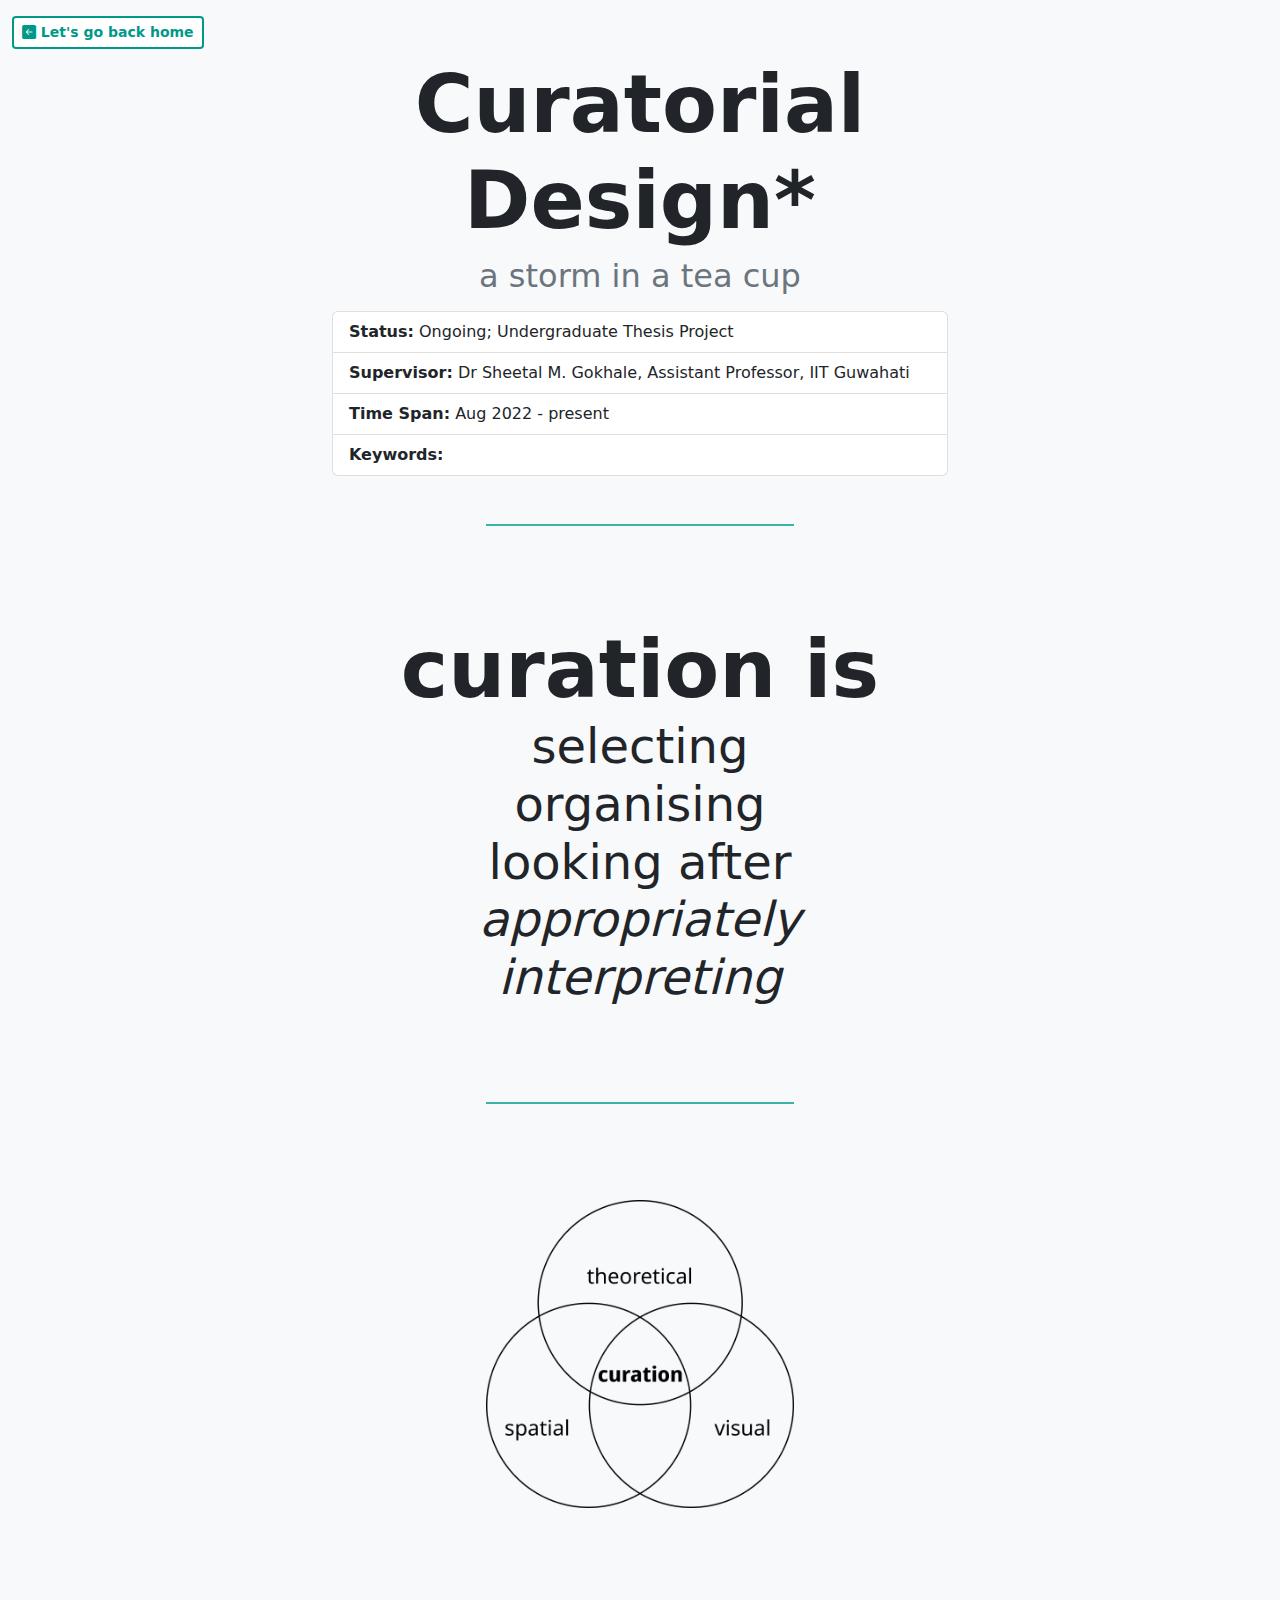
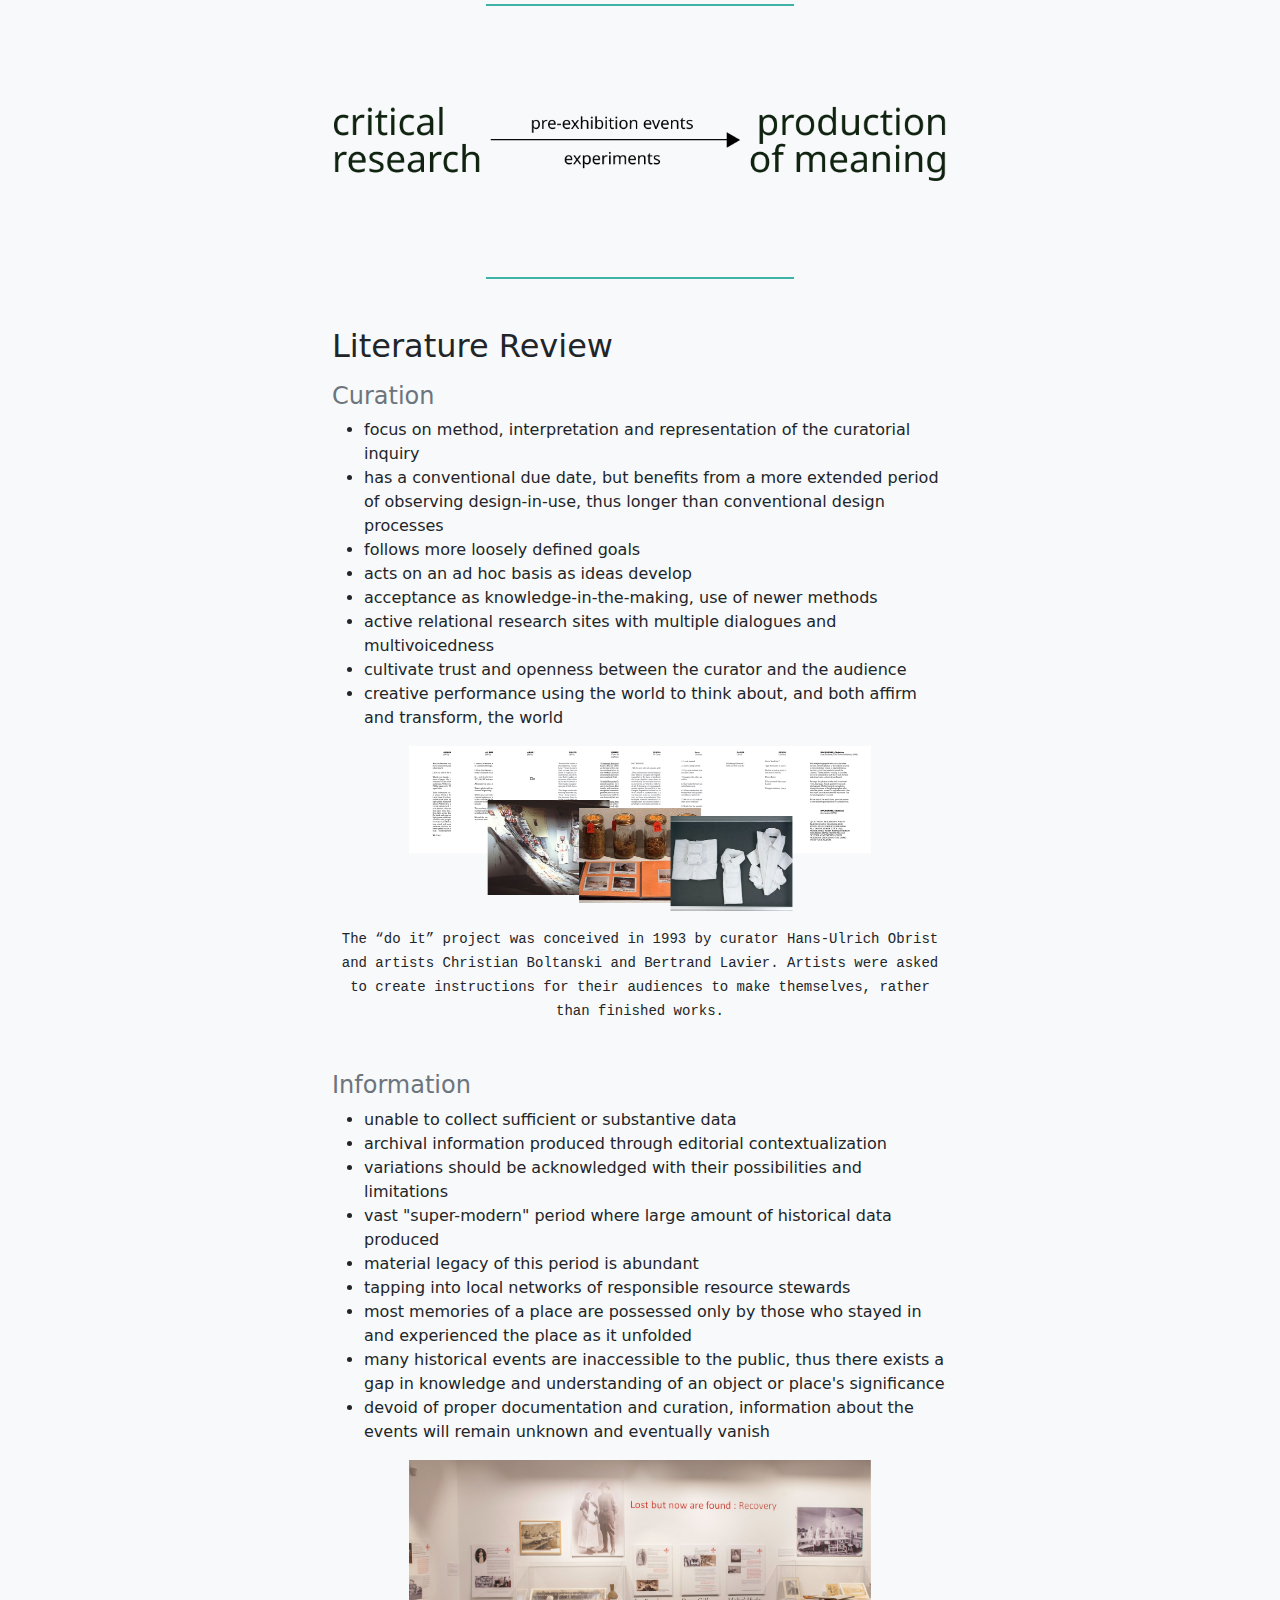
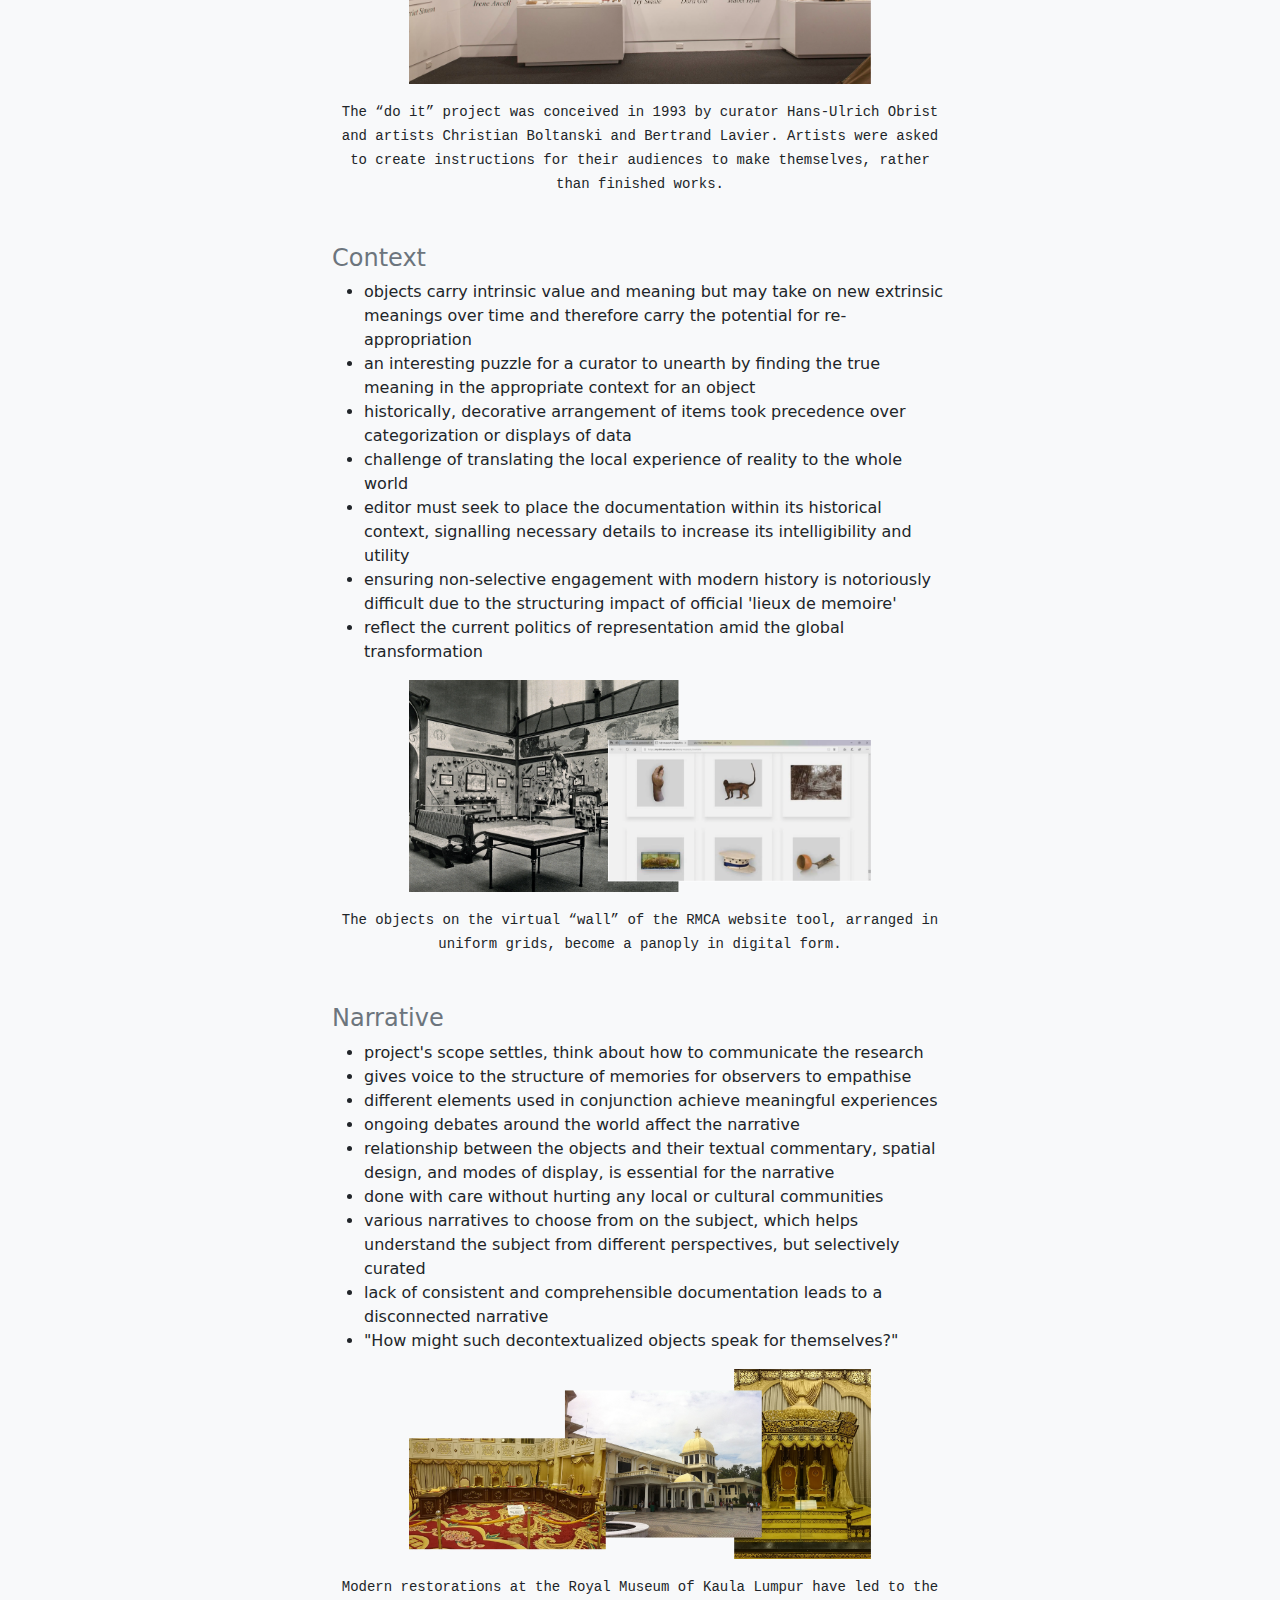
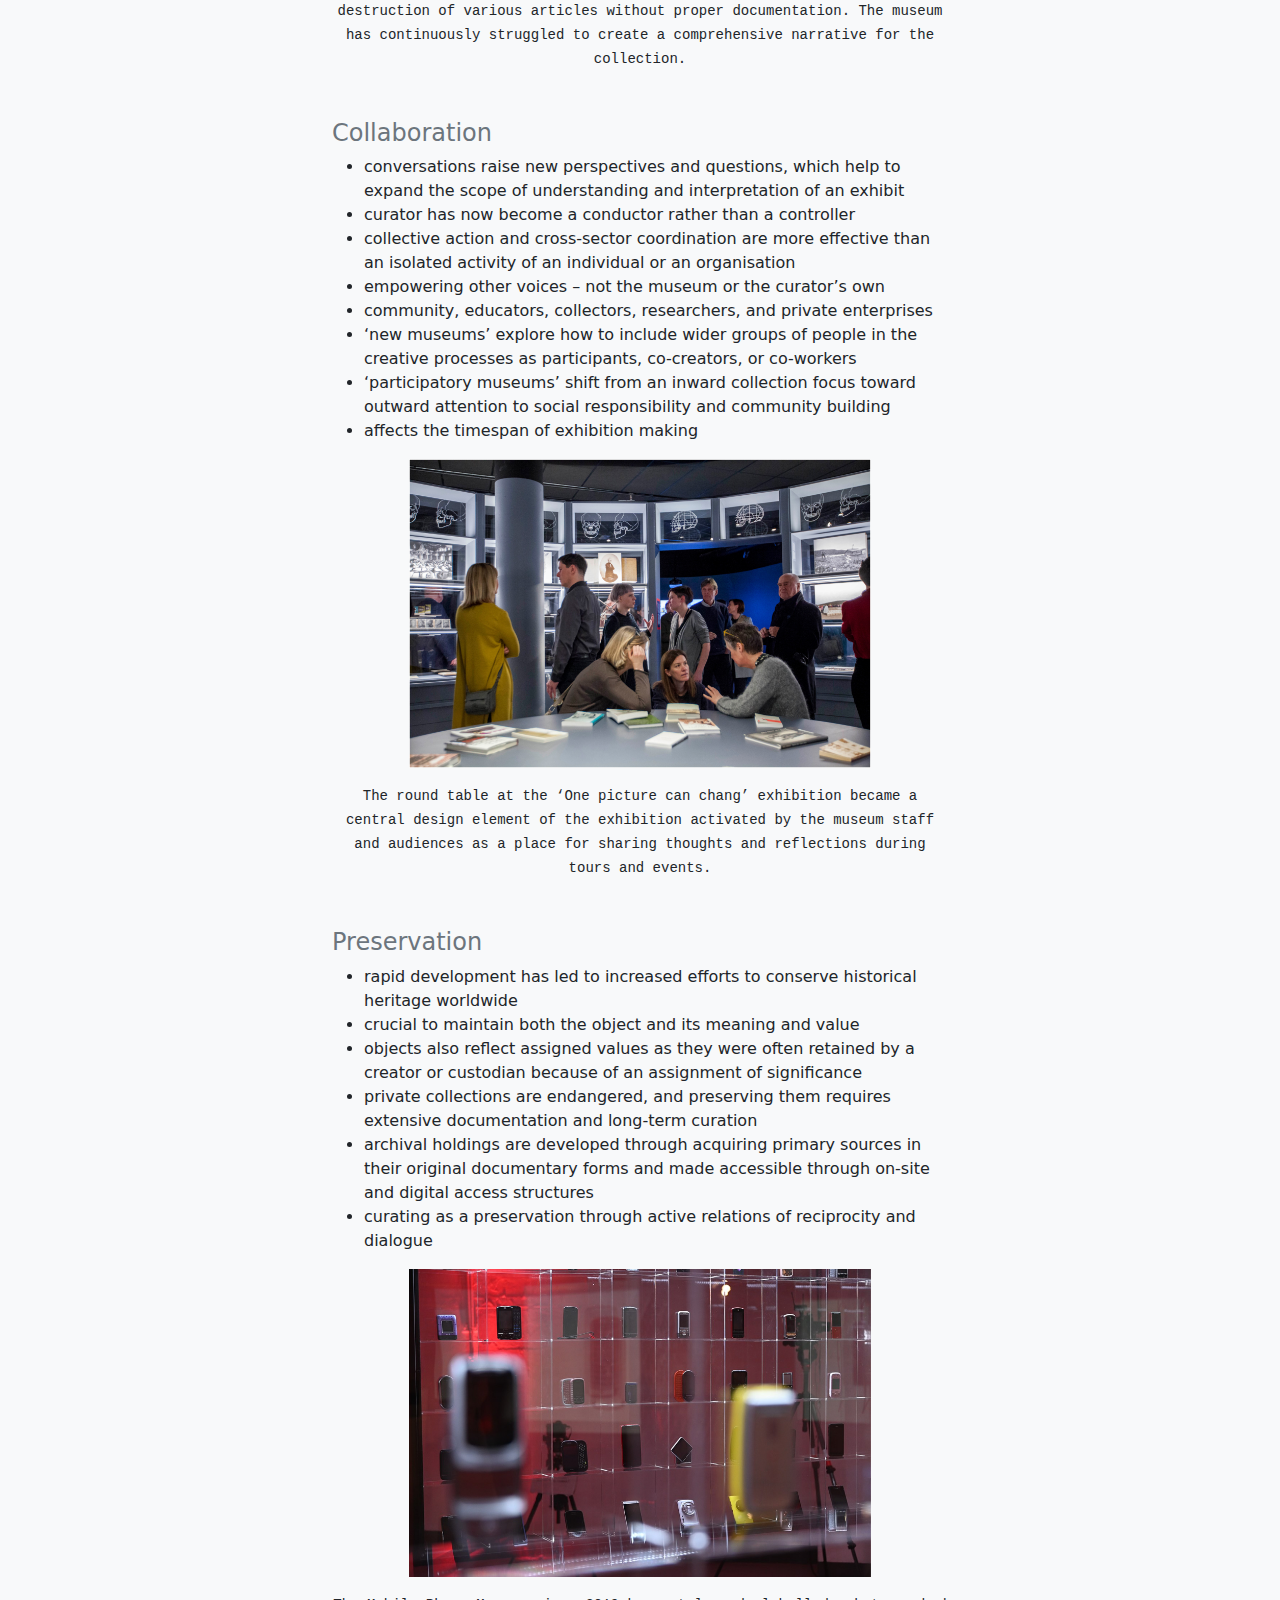
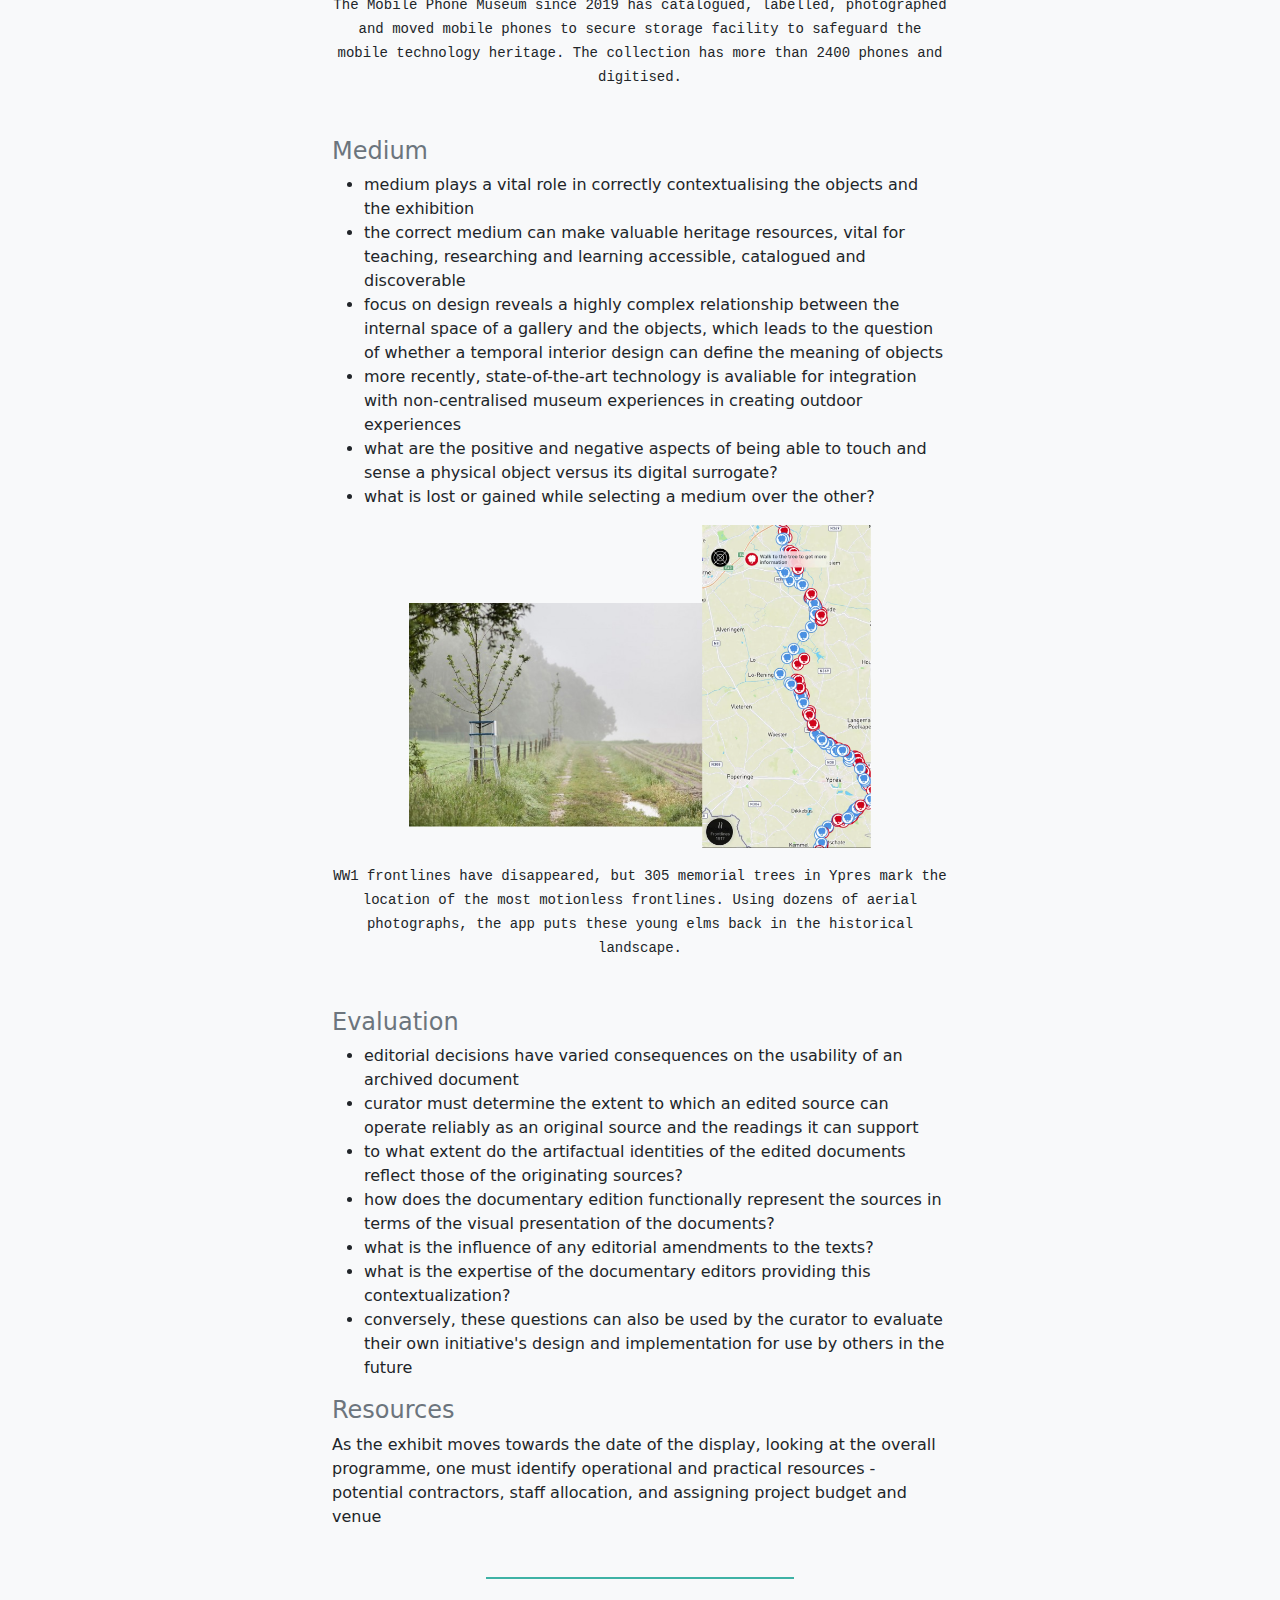
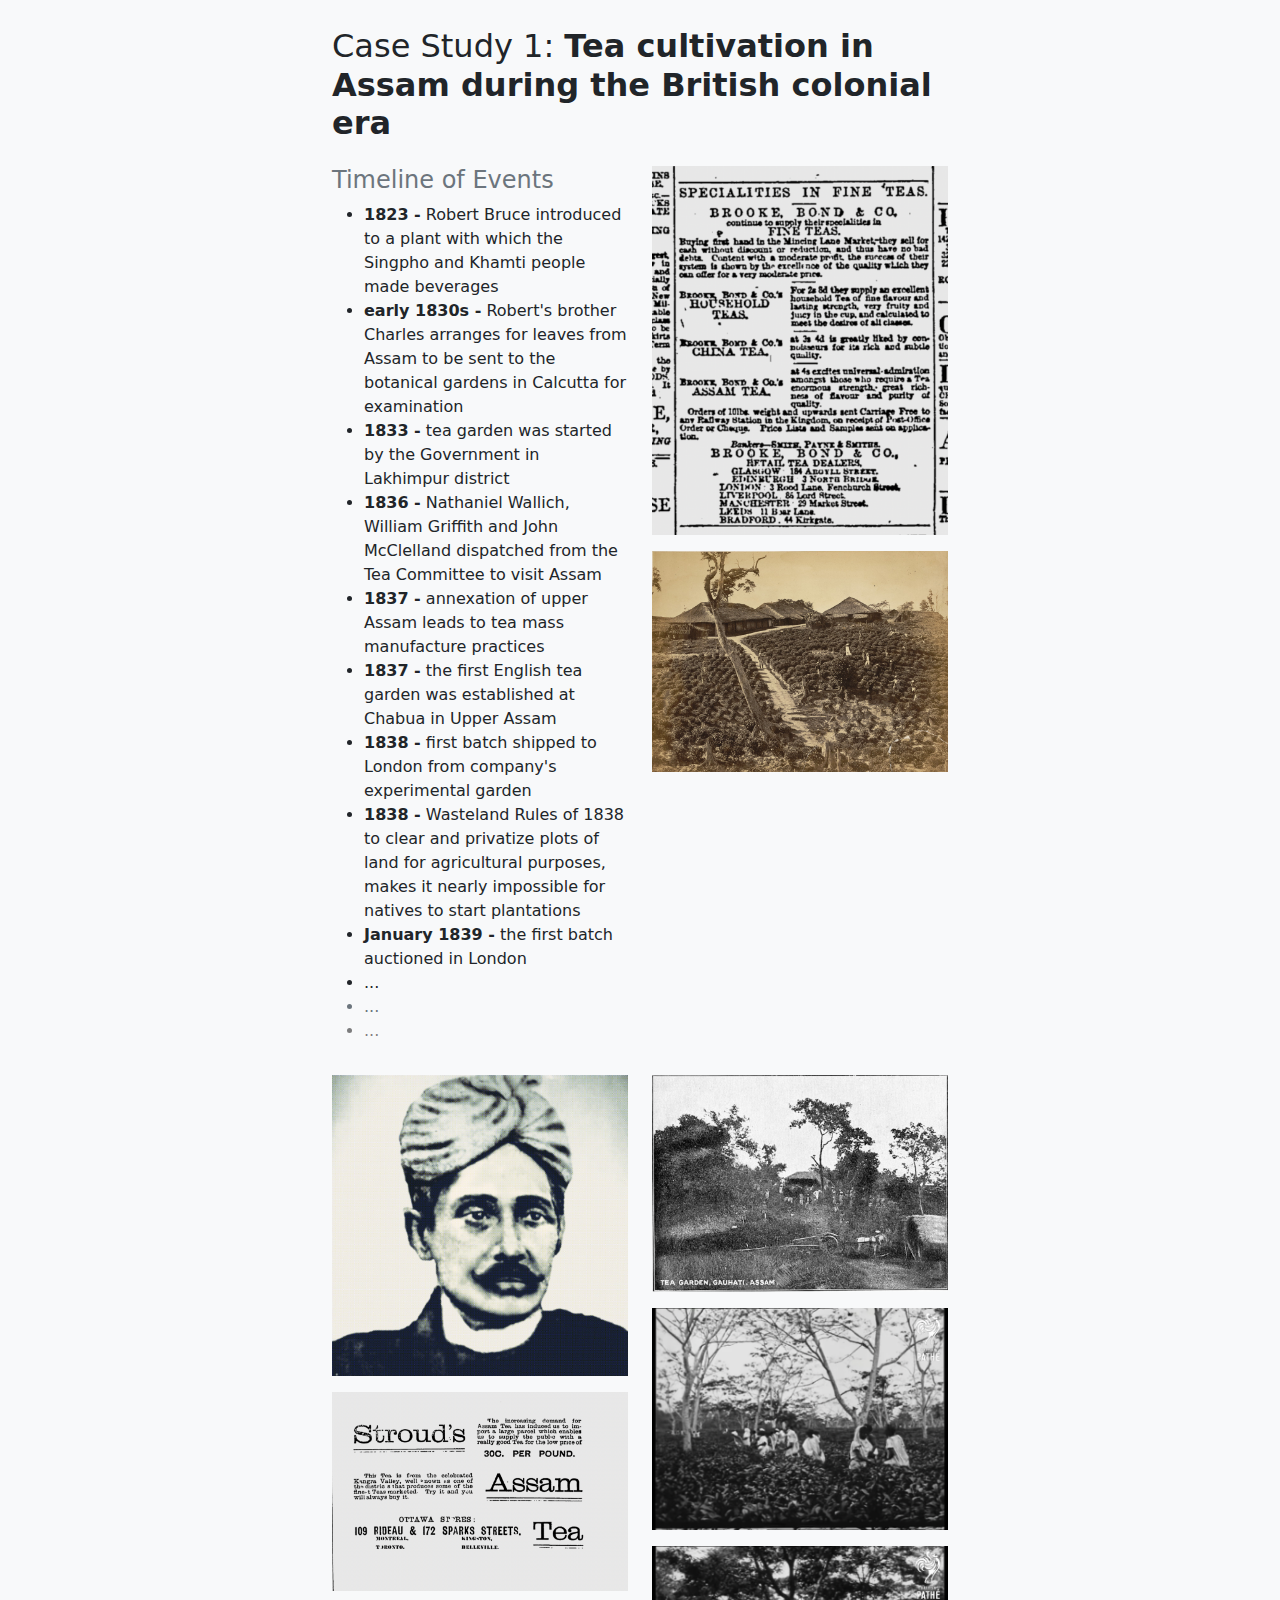
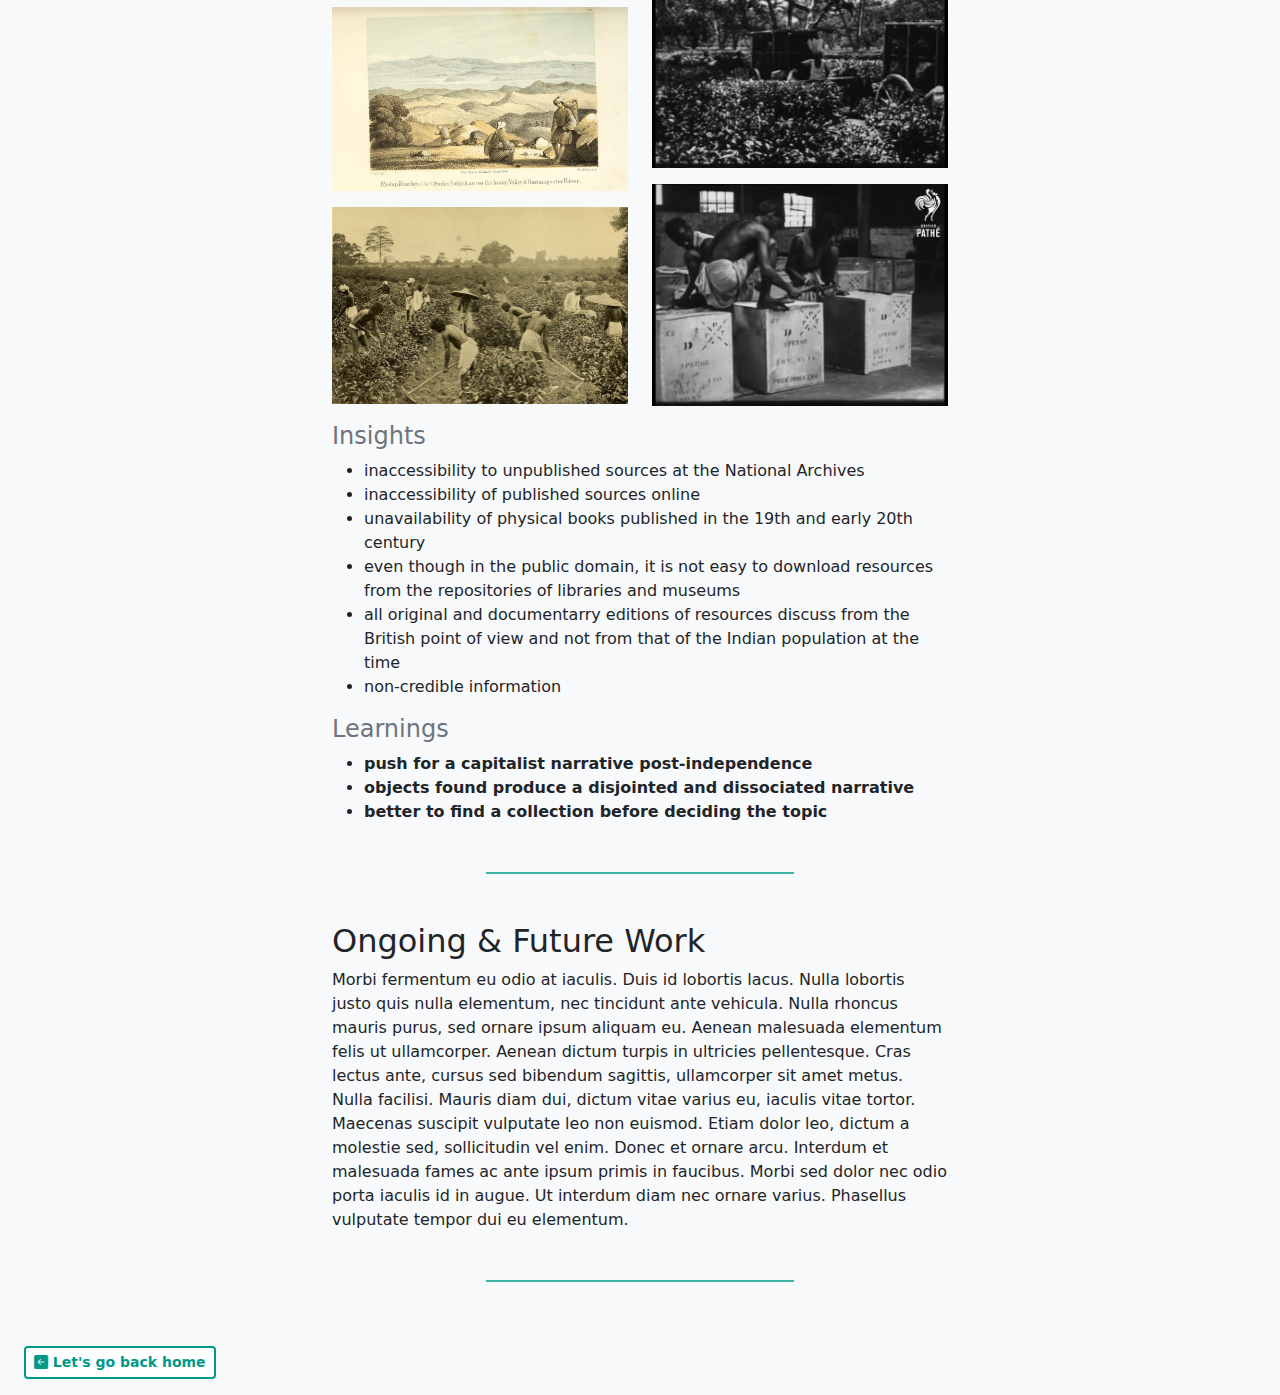
<file: project1.html>
<!doctype html>
    <html lang="en">
    <head>
        <meta charset="utf-8">
        <meta name="viewport" content="width=device-width, initial-scale=1">
        <title>Curatorial Design* / Chaitanya</title>
        <link href="css/bootstrap.min.css" rel="stylesheet">
        <link rel="stylesheet" href="https://cdn.jsdelivr.net/npm/bootstrap-icons@1.9.1/font/bootstrap-icons.css">
        <link href="css/style1.css" rel="stylesheet">
    </head>
    <body class="bg-light mb-2">
        <nav class="navbar bg-light">
          <div class="container-fluid align-items-center justify-content-center justify-content-lg-start mt-2">
            <a class="btn btn-outline-primary fw-bold btn-sm" href="https://chaitanya.wiki/" id="project1button"><i class="bi bi-arrow-left-square-fill"></i> Let's go back home</a>
        </div>
    </nav>
    <div class="container-fluid">
      <div class="row">
        <div class="d-none d-lg-block col-lg-2 col-xl-3">
        </div>
        <div class="col-12 col-lg-8 col-xl-6">
            <h1 class="display-1 text-center fw-bold">Curatorial Design*</h1>
            <h2 class="text-center text-muted">a storm in a tea cup</h2>
            <ul class="list-group mt-3">
                <li class="list-group-item"><span class="fw-bold">Status:</span> Ongoing; Undergraduate Thesis Project</li>
                <li class="list-group-item"><span class="fw-bold">Supervisor:</span> Dr Sheetal M. Gokhale, Assistant Professor, IIT Guwahati</li>
                <li class="list-group-item"><span class="fw-bold">Time Span:</span> Aug 2022 - present</li>
                <li class="list-group-item"><span class="fw-bold">Keywords:</span></li>
            </ul>
            <!--<img class="img-fluid mt-3" src="images/project1/img1.png">-->
            <hr class="border muted opacity-75 my-5 w-50 d-block mx-auto border-009988">
            <p class="display-1 my-0 text-center fw-bold pt-5">curation is</p>
            <p class="display-5 my-0 text-center">selecting</p>
            <p class="display-5 my-0 text-center">organising</p>
            <p class="display-5 my-0 text-center">looking after</p>
            <p class="display-5 my-0 text-center fst-italic pb-5">appropriately interpreting</p>
            <hr class="border muted opacity-75 my-5 w-50 d-block mx-auto border-009988">
            <img class="img-fluid w-50 mx-auto d-block py-5" src="images/project1/img19.png">
            <hr class="border muted opacity-75 my-5 w-50 d-block mx-auto border-009988">
            <img class="img-fluid mx-auto d-block py-5" src="images/project1/img20.png">
            <hr class="border muted opacity-75 my-5 w-50 d-block mx-auto border-009988">
            <h2>Literature Review</h2>
            <h3 class="mt-3 h4 text-muted">Curation</h3>
            <ul>
                <li>focus on method, interpretation and representation of the curatorial inquiry</li>
                <li>has a conventional due date, but benefits from a more extended period of observing design-in-use, thus longer than conventional design processes</li>
                <li>follows more loosely defined goals</li>
                <li>acts on an ad hoc basis as ideas develop</li>
                <li>acceptance as knowledge-in-the-making, use of newer methods</li>
                <li>active relational research sites with multiple dialogues and multivoicedness</li>
                <li>cultivate trust and openness between the curator and the audience</li>
                <li>creative performance using the world to think about, and both affirm and transform, the world</li>
            </ul>
            <img class="img-fluid w-75 mx-auto d-block" src="images/project1/img18.png">
            <p class="text-center mt-3 font-monospace"><small>The “do it” project was conceived in 1993 by curator Hans-Ulrich Obrist and artists Christian Boltanski and Bertrand Lavier. Artists were asked to create instructions for their audiences to make themselves, rather than finished works.</small></p>
            <h3 class="mt-5 h4 text-muted">Information</h3>
            <ul>
                <li>unable to collect sufficient or substantive data</li>
                <li>archival information produced through editorial contextualization</li>
                <li>variations should be acknowledged with their possibilities and limitations</li>
                <li>vast "super-modern" period where large amount of historical data produced</li>
                <li>material legacy of this period is abundant</li>
                <li>tapping into local networks of responsible resource stewards</li>
                <li>most memories of a place are possessed only by those who stayed in and experienced the place as it unfolded</li>
                <li>many historical events are inaccessible to the public, thus there exists a gap in knowledge and understanding of an object or place's significance</li>
                <li>devoid of proper documentation and curation, information about the events will remain unknown and eventually vanish</li>
            </ul>
            <img class="img-fluid w-75 mx-auto d-block" src="images/project1/img17.png">
            <p class="text-center mt-3 font-monospace"><small>The “do it” project was conceived in 1993 by curator Hans-Ulrich Obrist and artists Christian Boltanski and Bertrand Lavier. Artists were asked to create instructions for their audiences to make themselves, rather than finished works.</small></p>
            <h3 class="mt-5 h4 text-muted">Context</h3>
            <ul>
                <li>objects carry intrinsic value and meaning but may take on new extrinsic meanings over time and therefore carry the potential for re-appropriation</li>
                <li>an interesting puzzle for a curator to unearth by finding the true meaning in the appropriate context for an object</li>
                <li>historically, decorative arrangement of items took precedence over categorization or displays of data</li>
                <li>challenge of translating the local experience of reality to the whole world</li>
                <li>editor must seek to place the documentation within its historical context, signalling necessary details to increase its intelligibility and utility</li>
                <li>ensuring non-selective engagement with modern history is notoriously difficult due to the structuring impact of official 'lieux de memoire'</li>
                <li>reflect the current politics of representation amid the global transformation</li>
            </ul>
            <img class="img-fluid w-75 mx-auto d-block" src="images/project1/img14.png">
            <p class="text-center mt-3 font-monospace"><small>The objects on the virtual “wall” of the RMCA website tool, arranged in uniform grids, become a panoply in digital form.</small></p>
            <h3 class="mt-5 h4 text-muted">Narrative</h3>
            <ul>
                <li>project's scope settles, think about how to communicate the research</li>
                <li>gives voice to the structure of memories for observers to empathise</li>
                <li>different elements used in conjunction achieve meaningful experiences</li>
                <li>ongoing debates around the world affect the narrative</li>
                <li>relationship between the objects and their textual commentary, spatial design, and modes of display, is essential for the narrative</li>
                <li>done with care without hurting any local or cultural communities</li>
                <li>various narratives to choose from on the subject, which helps understand the subject from different perspectives, but selectively curated</li>
                <li>lack of consistent and comprehensible documentation leads to a disconnected narrative</li>
                <li>"How might such decontextualized objects speak for themselves?"</li>
            </ul>
            <img class="img-fluid w-75 mx-auto d-block" src="images/project1/img16.png">
            <p class="text-center mt-3 font-monospace"><small>Modern restorations at the Royal Museum of Kaula Lumpur have led to the destruction of various articles without proper documentation. The museum has continuously struggled to create a comprehensive narrative for the collection.</small></p>
            <h3 class="mt-5 h4 text-muted">Collaboration</h3>
            <ul>
                <li>conversations raise new perspectives and questions, which help to expand the scope of understanding and interpretation of an exhibit</li>
                <li>curator has now become a conductor rather than a controller</li>
                <li>collective action and cross-sector coordination are more effective than an isolated activity of an individual or an organisation</li>
                <li>empowering other voices – not the museum or the curator’s own</li>
                <li>community, educators, collectors, researchers, and private enterprises</li>
                <li>‘new museums’ explore how to include wider groups of people in the creative processes as participants, co-creators, or co-workers</li>
                <li>‘participatory museums’ shift from an inward collection focus toward outward attention to social responsibility and community building</li>
                <li>affects the timespan of exhibition making</li>
            </ul>
            <img class="img-fluid w-75 mx-auto d-block" src="images/project1/img15.png">
            <p class="text-center mt-3 font-monospace"><small>The round table at the ‘One picture can chang’ exhibition became a central design element of the exhibition activated by the museum staff and audiences as a place for sharing thoughts and reflections during tours and events.</small></p>
            <h3 class="mt-5 h4 text-muted">Preservation</h3>
            <ul>
                <li>rapid development has led to increased efforts to conserve historical heritage worldwide</li>
                <li>crucial to maintain both the object and its meaning and value</li>
                <li>objects also reflect assigned values as they were often retained by a creator or custodian because of an assignment of significance</li>
                <li>private collections are endangered, and preserving them requires extensive documentation and long-term curation</li>
                <li>archival holdings are developed through acquiring primary sources in their original documentary forms and made accessible through on-site and digital access structures</li>
                <li>curating as a preservation through active relations of reciprocity and dialogue</li>
            </ul>
            <img class="img-fluid w-75 mx-auto d-block" src="images/project1/img13.png">
            <p class="text-center mt-3 font-monospace"><small>The Mobile Phone Museum since 2019 has catalogued, labelled, photographed and moved mobile phones to secure storage facility to safeguard the mobile technology heritage. The collection has more than 2400 phones and digitised.</small></p>
            <h3 class="mt-5 h4 text-muted">Medium</h3>
            <ul>
                <li>medium plays a vital role in correctly contextualising the objects and the exhibition</li>
                <li>the correct medium can make valuable heritage resources, vital for teaching, researching and learning accessible, catalogued and discoverable</li>
                <li>focus on design reveals a highly complex relationship between the internal space of a gallery and the objects, which leads to the question of whether a temporal interior design can define the meaning of objects</li>
                <li>more recently, state-of-the-art technology is avaliable for integration with non-centralised museum experiences in creating outdoor experiences</li>
                <li>what are the positive and negative aspects of being able to touch and sense a physical object versus its digital surrogate?</li>
                <li>what is lost or gained while selecting a medium over the other?</li>
            </ul>
            <img class="img-fluid w-75 mx-auto d-block" src="images/project1/img12.png">
            <p class="text-center mt-3 font-monospace"><small>WW1 frontlines have disappeared, but 305 memorial trees in Ypres mark the location of the most motionless frontlines. Using dozens of aerial photographs, the app puts these young elms back in the historical landscape.</small></p>
            <h3 class="mt-5 h4 text-muted">Evaluation</h3>
            <ul>
                <li>editorial decisions have varied consequences on the usability of an archived document</li>
                <li>curator must determine the extent to which an edited source can operate reliably as an original source and the readings it can support</li>
                <li>to what extent do the artifactual identities of the edited documents reflect those of the originating sources?</li>
                <li>how does the documentary edition functionally represent the sources in terms of the visual presentation of the documents?</li>
                <li>what is the influence of any editorial amendments to the texts?</li>
                <li>what is the expertise of the documentary editors providing this contextualization?</li>
                <li>conversely, these questions can also be used by the curator to evaluate their own initiative's design and implementation for use by others in the future</li>
            </ul>
            <h3 class="mt-3 h4 text-muted">Resources</h3>
            <p>As the exhibit moves towards the date of the display, looking at the overall programme, one must identify operational and practical resources - potential contractors, staff allocation, and assigning project budget and venue</p>
            <hr class="border muted opacity-75 my-5 w-50 d-block mx-auto border-009988">
            <h2>Case Study 1: <span class="fw-bold">Tea cultivation in Assam during the British colonial era</span></h2>
            <div class="row">
                <div class="col-6">
                    <h3 class="mt-3 h4 text-muted">Timeline of Events</h3>
                    <ul class="">
                        <li><span class="fw-bold">1823 -</span> Robert Bruce introduced to a plant with which the Singpho and Khamti people made beverages</li>
                        <li><span class="fw-bold">early 1830s -</span> Robert's brother Charles arranges for leaves from Assam to be sent to the botanical gardens in Calcutta for examination</li>
                        <li><span class="fw-bold">1833 -</span> tea garden was started by the Government in Lakhimpur district</li>
                        <li><span class="fw-bold">1836 -</span> Nathaniel Wallich, William Griffith and John McClelland dispatched from the Tea Committee to visit Assam</li>
                        <li><span class="fw-bold">1837 -</span> annexation of upper Assam leads to tea mass manufacture practices</li>
                        <li><span class="fw-bold">1837 -</span> the first English tea garden was established at Chabua in Upper Assam</li>
                        <li><span class="fw-bold">1838 -</span> first batch shipped to London from company's experimental garden</li>
                        <li><span class="fw-bold">1838 -</span> Wasteland Rules of 1838 to clear and privatize plots of land for agricultural purposes, makes it nearly impossible for natives to start plantations</li>
                        <li><span class="fw-bold">January 1839 -</span> the first batch auctioned in London</li>
                        <li>...</li>
                        <li class="text-secondary">...</li>
                        <li class="text-black-50">...</li>
                    </ul>
                </div>
                <div class="col-6">
                    <img class="img-fluid mt-3" src="images/project1/img1.png">
                    <img class="img-fluid mt-3" src="images/project1/img2.png">
                </div>
                <div class="col-6">
                    <img class="img-fluid mt-3" src="images/project1/img5.png">
                    <img class="img-fluid mt-3" src="images/project1/img3.png">
                    <img class="img-fluid mt-3" src="images/project1/img4.png">
                    <img class="img-fluid mt-3" src="images/project1/img10.png">
                </div>
                <div class="col-6">
                    <img class="img-fluid mt-3" src="images/project1/img6.png">
                    <img class="img-fluid mt-3" src="images/project1/img7.png">
                    <img class="img-fluid mt-3" src="images/project1/img8.png">
                    <img class="img-fluid mt-3" src="images/project1/img9.png">
                </div>
            </div>
            <h3 class="mt-3 h4 text-muted">Insights</h3>
            <ul>
                <li>inaccessibility to unpublished sources at the National Archives</li>
                <li>inaccessibility of published sources online</li>
                <li>unavailability of physical books published in the 19th and early 20th century</li>
                <li>even though in the public domain, it is not easy to download resources from the repositories of libraries and museums</li>
                <li>all original and documentarry editions of resources discuss from the British point of view and not from that of the Indian population at the time</li>
                <li>non-credible information</li>
            </ul>
            <h3 class="mt-3 h4 text-muted">Learnings</h3>
            <ul>
                <li class="fw-bold">push for a capitalist narrative post-independence</li>
                <li class="fw-bold">objects found produce a disjointed and dissociated narrative</li>
                <li class="fw-bold">better to find a collection before deciding the topic</li>
            </ul>
                <hr class="border muted opacity-75 my-5 w-50 d-block mx-auto border-009988">
                <h2>Ongoing & Future Work</h2>
                <p>Morbi fermentum eu odio at iaculis. Duis id lobortis lacus. Nulla lobortis justo quis nulla elementum, nec tincidunt ante vehicula. Nulla rhoncus mauris purus, sed ornare ipsum aliquam eu. Aenean malesuada elementum felis ut ullamcorper. Aenean dictum turpis in ultricies pellentesque. Cras lectus ante, cursus sed bibendum sagittis, ullamcorper sit amet metus. Nulla facilisi. Mauris diam dui, dictum vitae varius eu, iaculis vitae tortor. Maecenas suscipit vulputate leo non euismod. Etiam dolor leo, dictum a molestie sed, sollicitudin vel enim. Donec et ornare arcu. Interdum et malesuada fames ac ante ipsum primis in faucibus. Morbi sed dolor nec odio porta iaculis id in augue. Ut interdum diam nec ornare varius. Phasellus vulputate tempor dui eu elementum.</p>
                <hr class="border muted opacity-75 my-5 w-50 d-block mx-auto border-009988">
            </div>
            <div class="d-none d-lg-block  col-lg-2 col-xl-3">
            </div>
        </div>
        <nav class="navbar bg-light">
          <div class="container-fluid align-items-center justify-content-center justify-content-lg-start mt-2">
            <a class="btn btn-outline-primary fw-bold btn-sm" href="https://chaitanya.wiki/" id="project1button"><i class="bi bi-arrow-left-square-fill"></i> Let's go back home</a>
        </div>
    </div>
    <script src="js/bootstrap.bundle.min.js"></script>
    <script data-goatcounter="https://chaitanya.goatcounter.com/count" async src="//gc.zgo.at/count.js"></script>
</body>
</html>
</file>
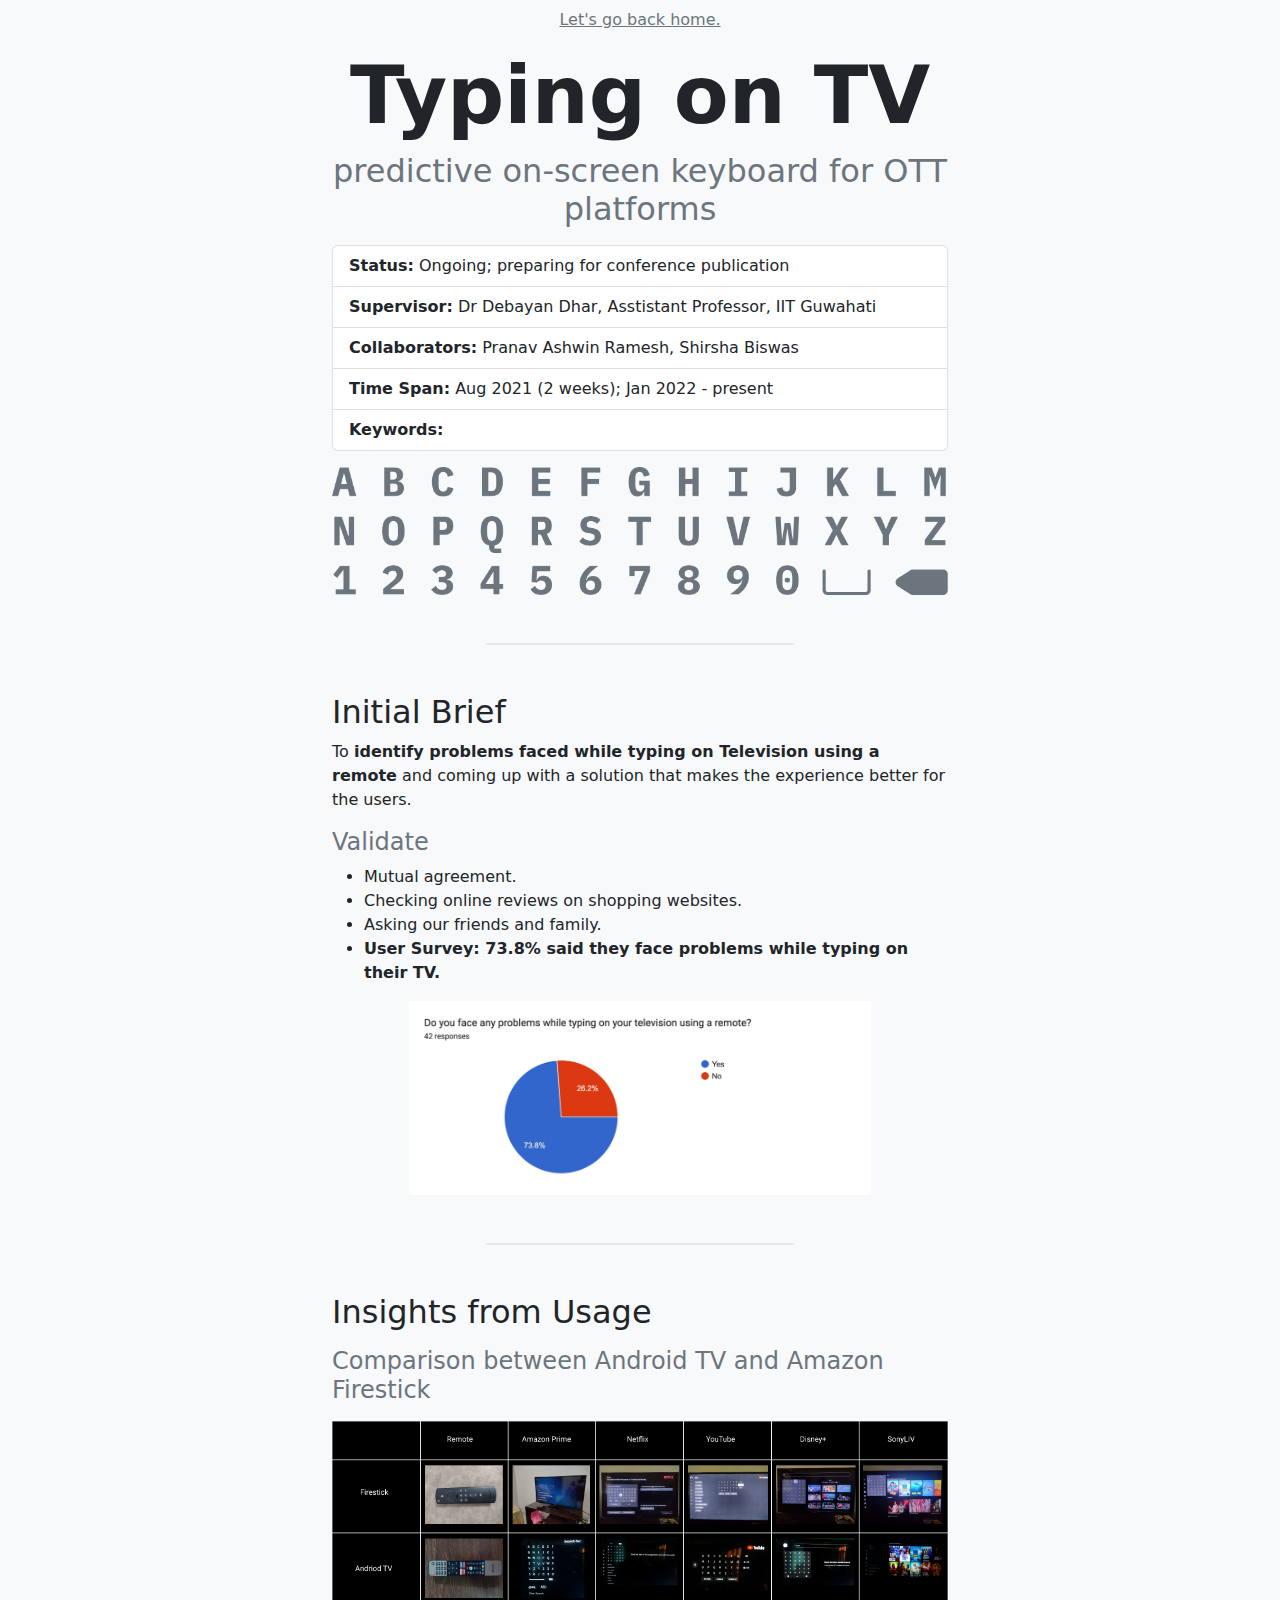
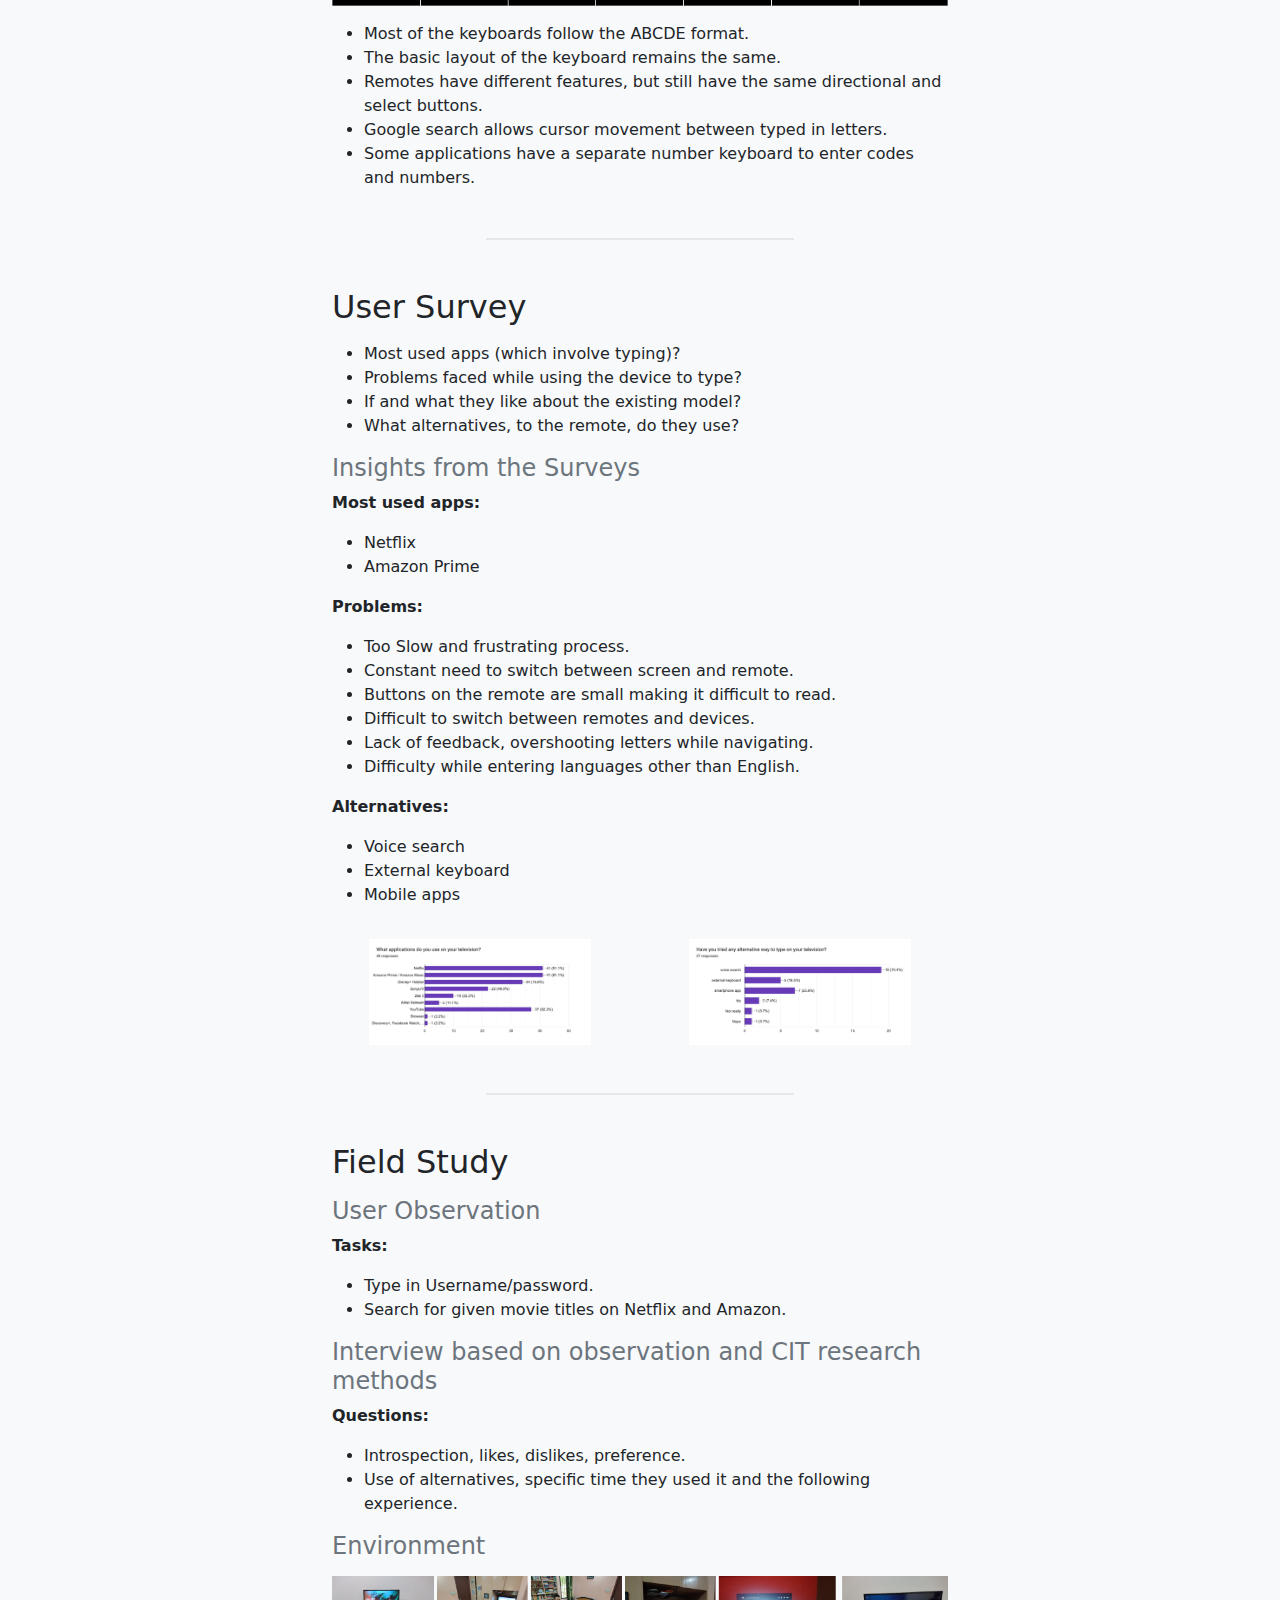
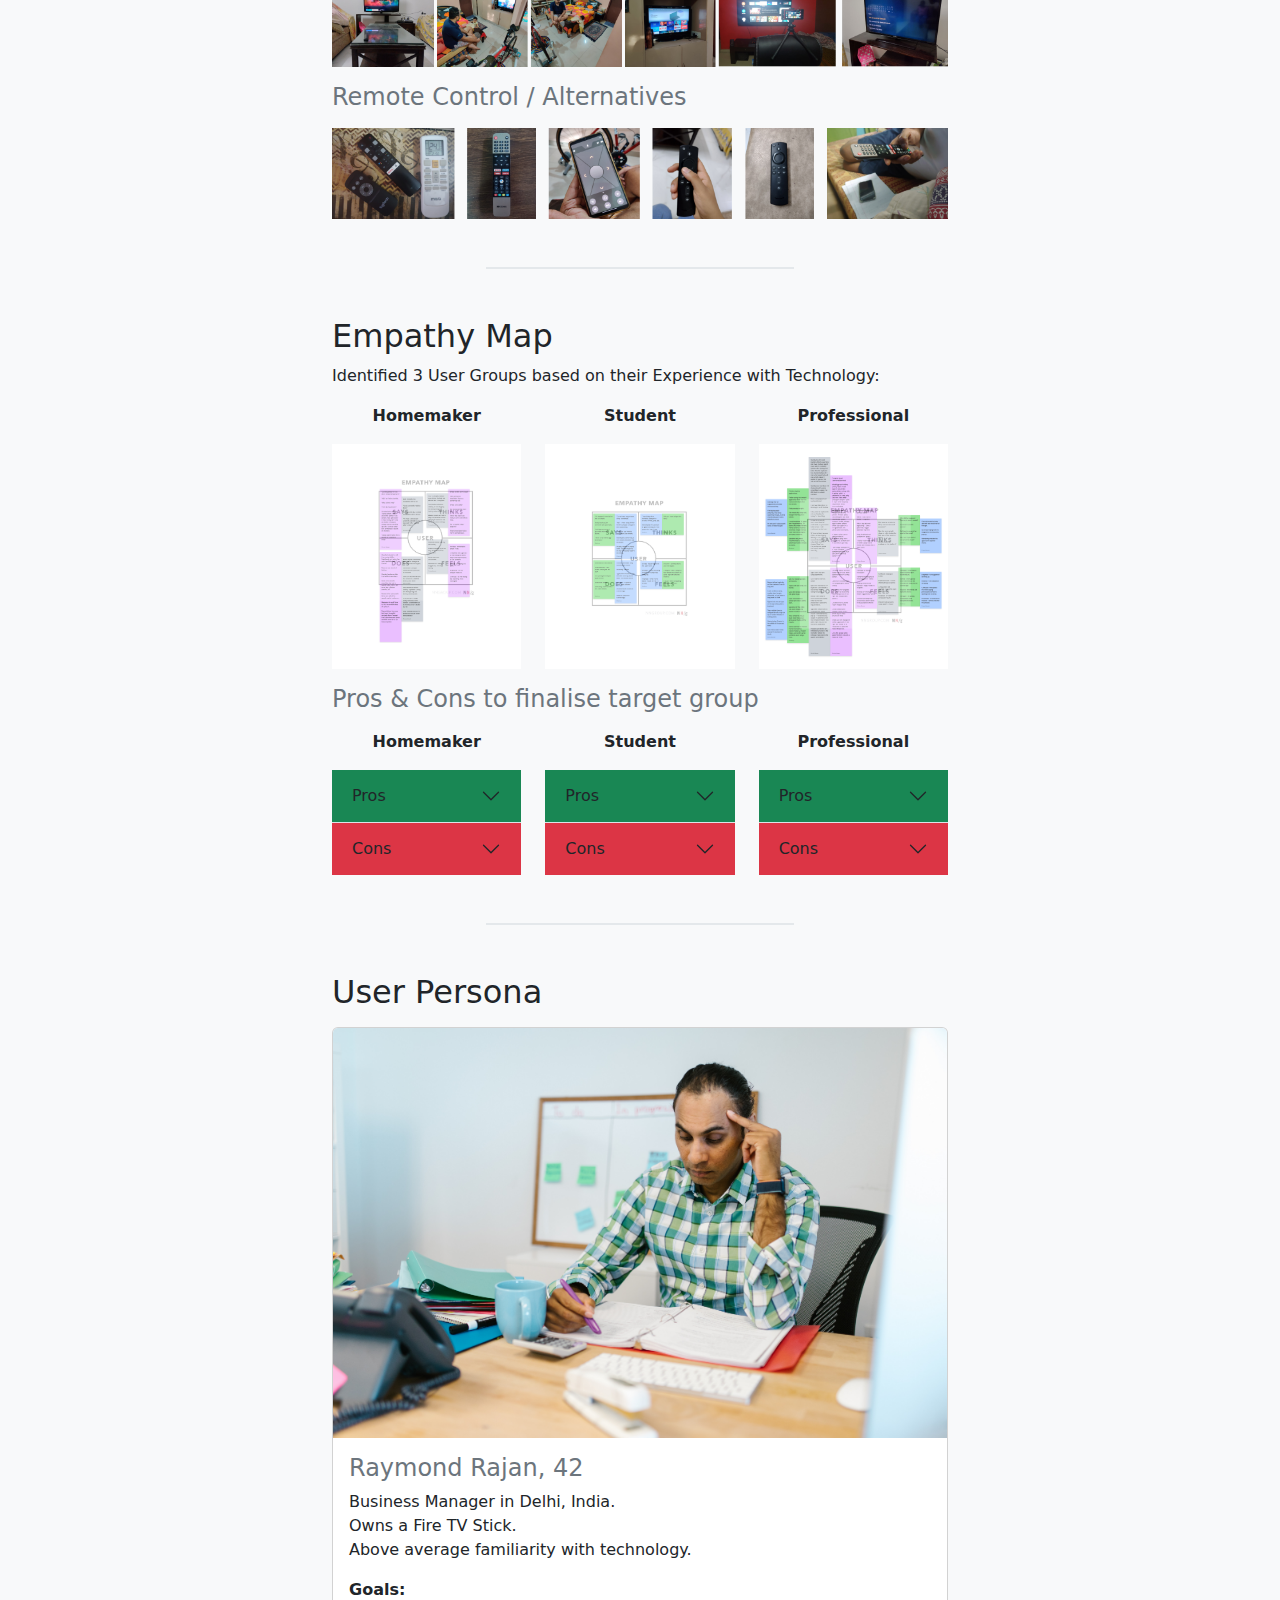
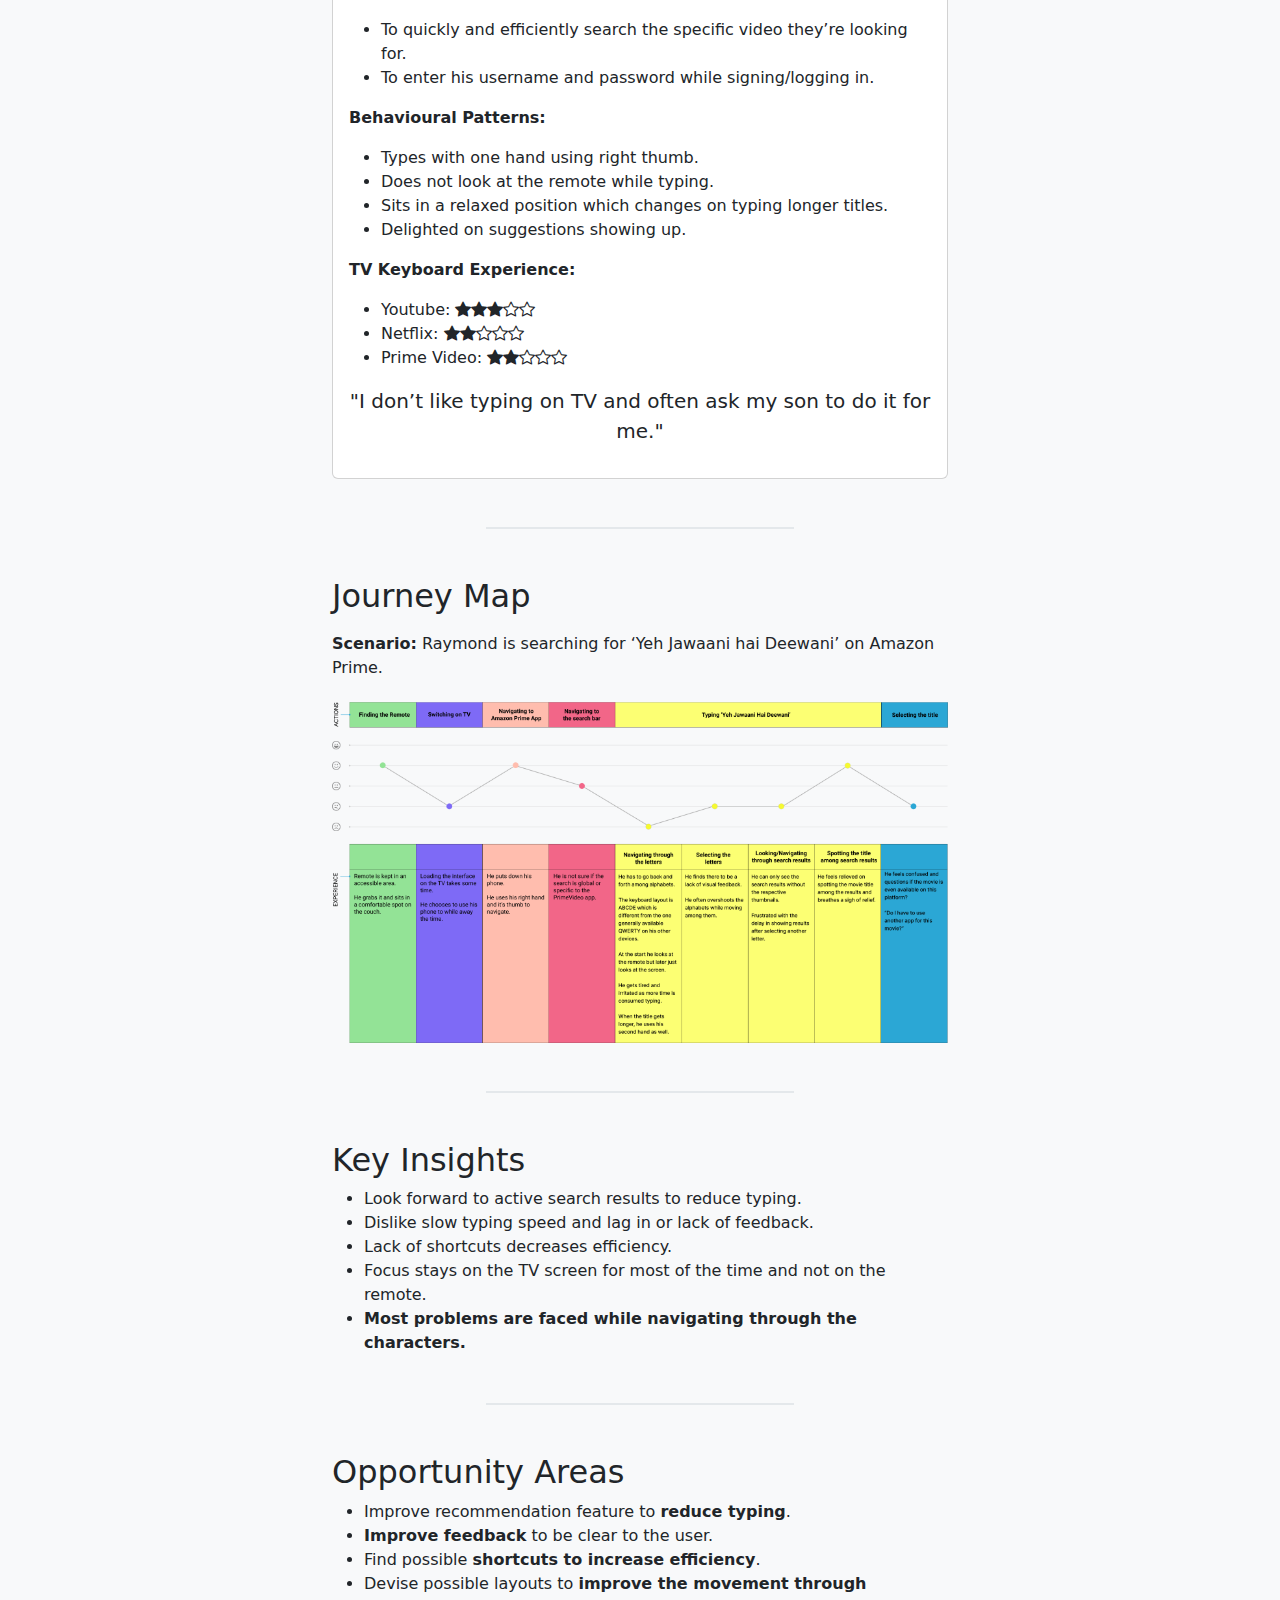
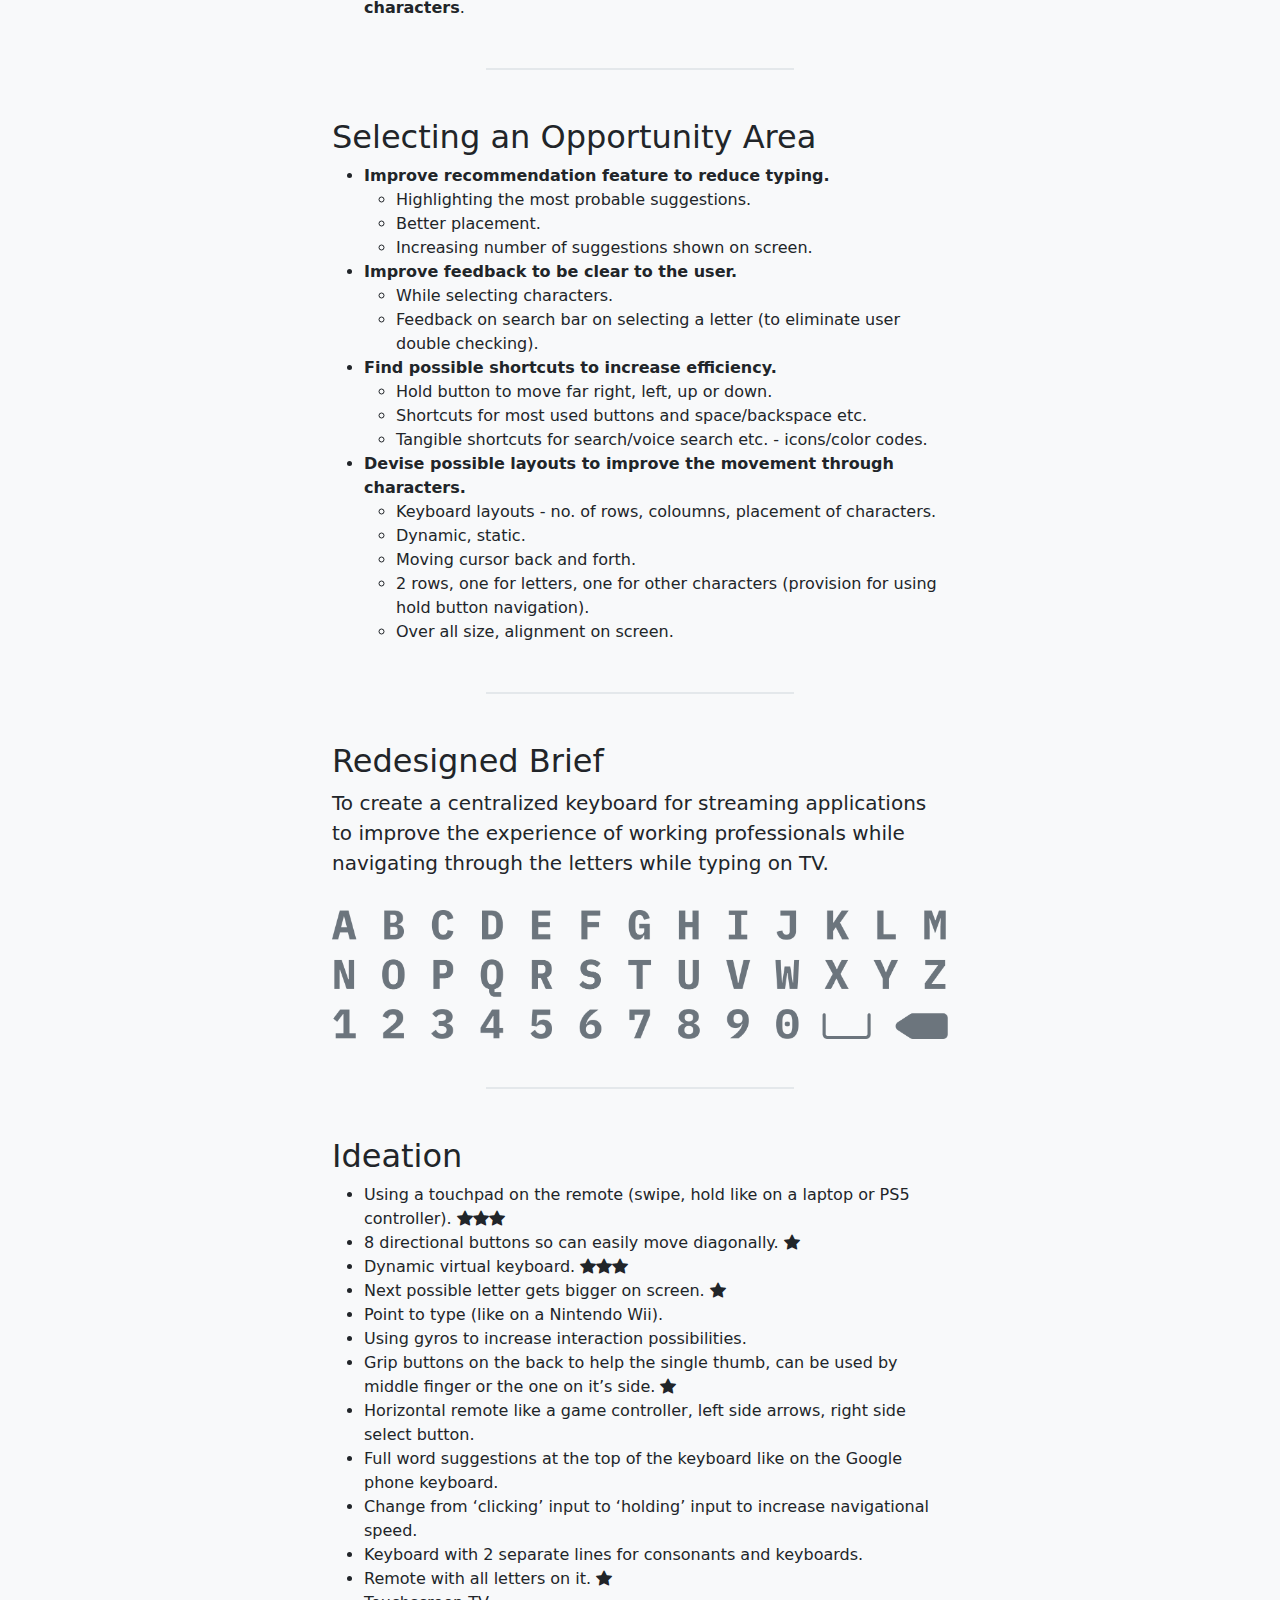
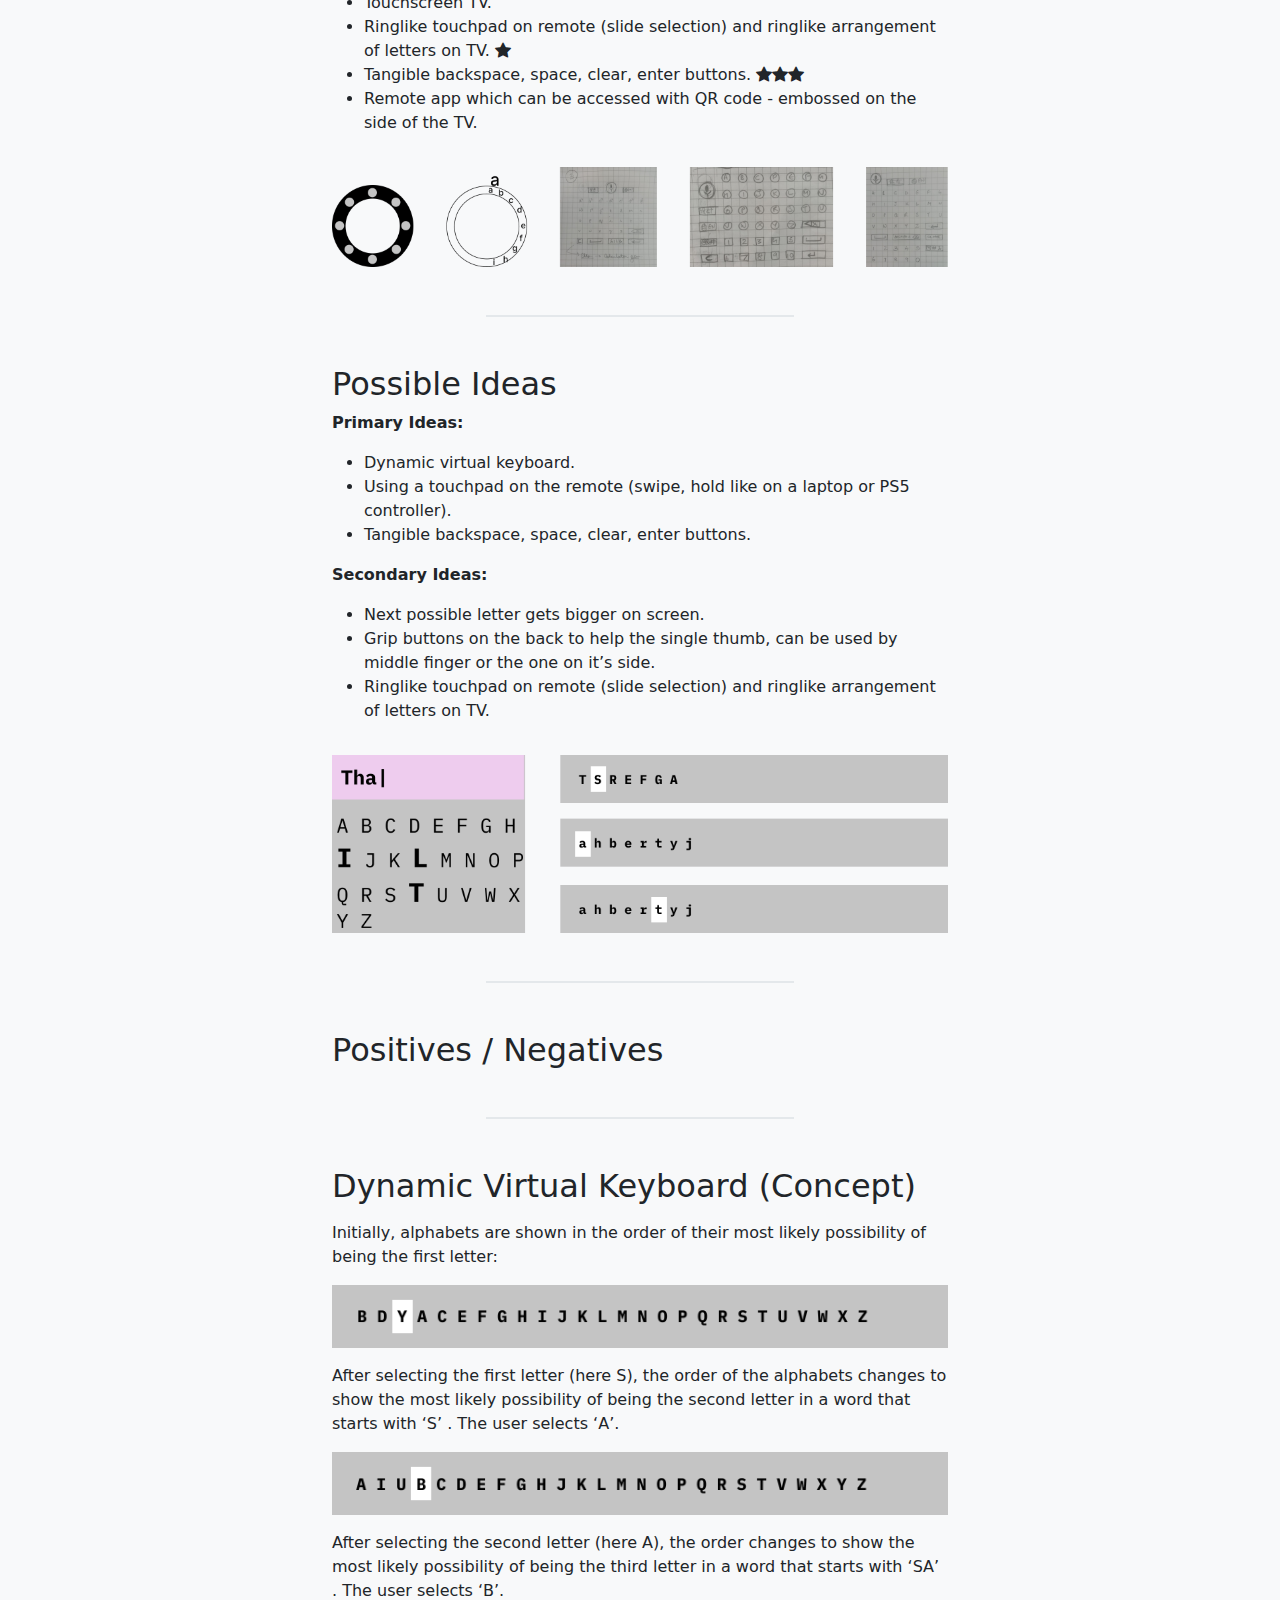
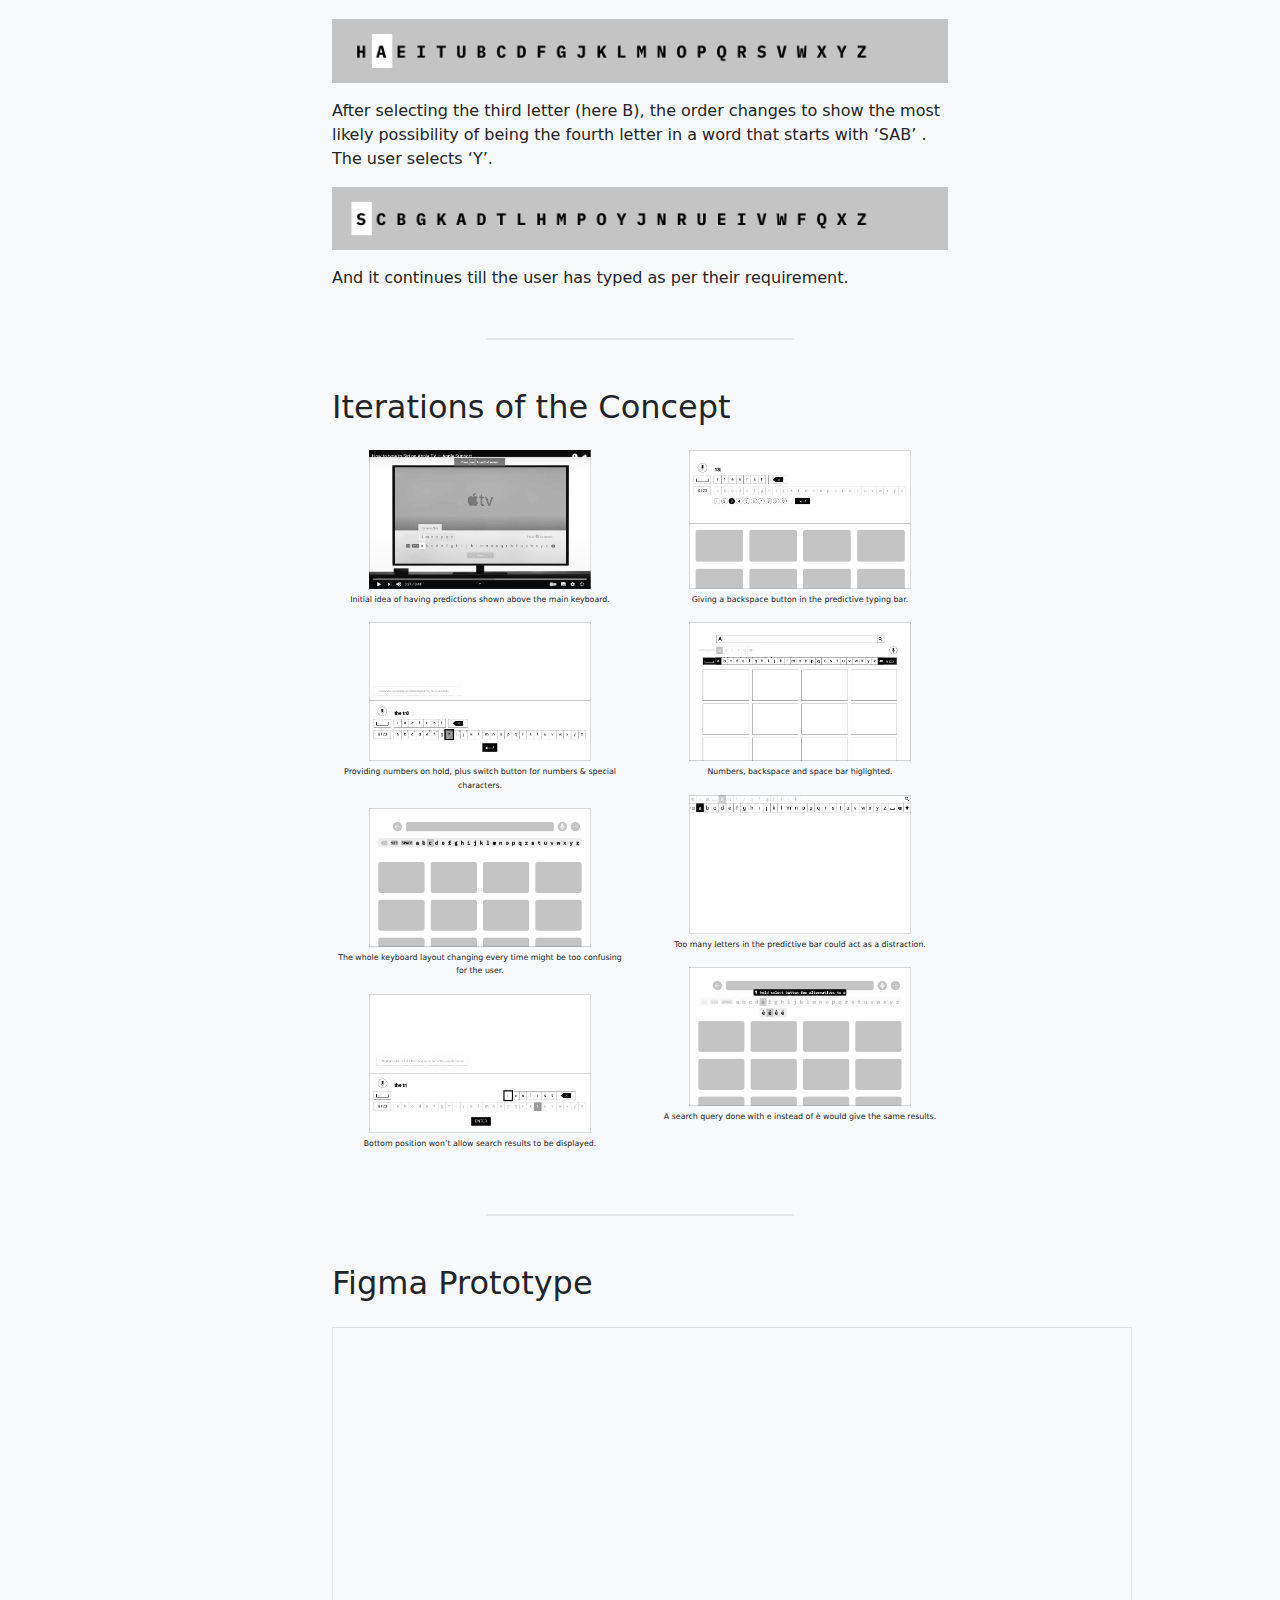
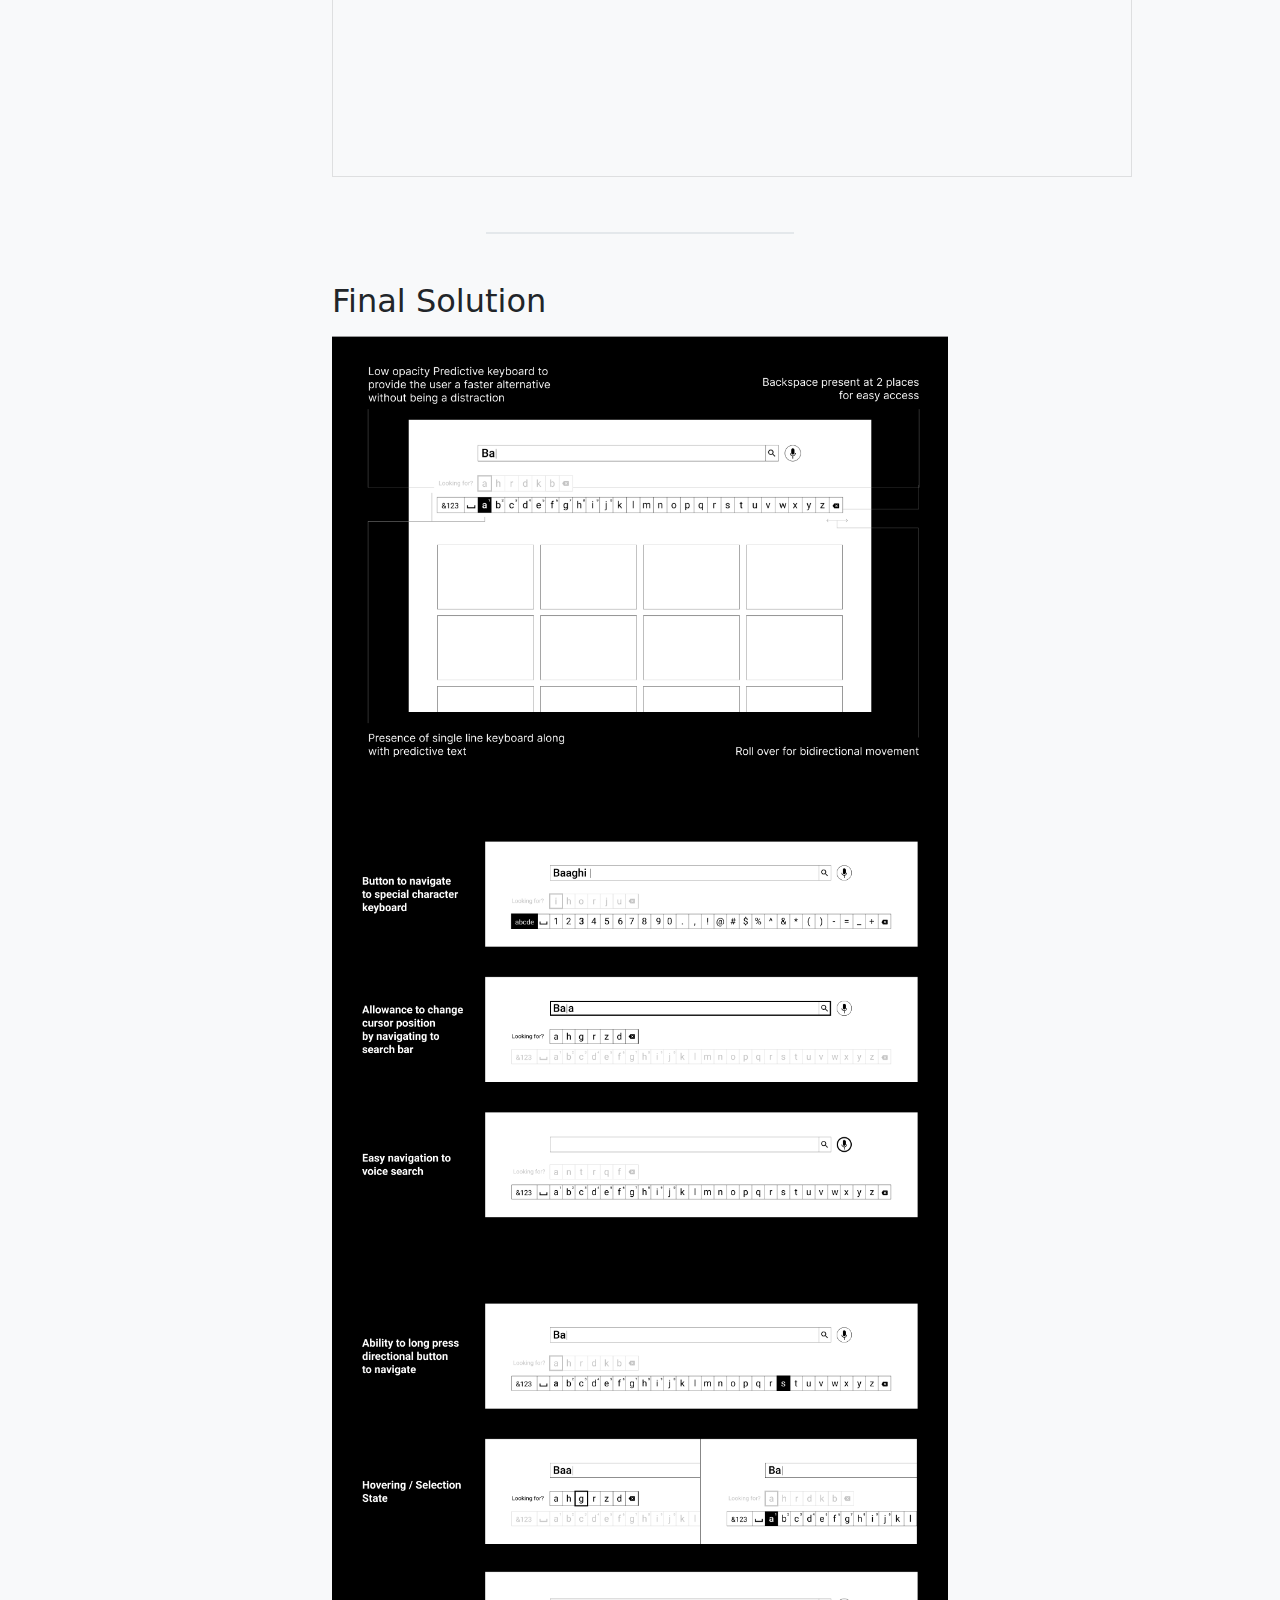
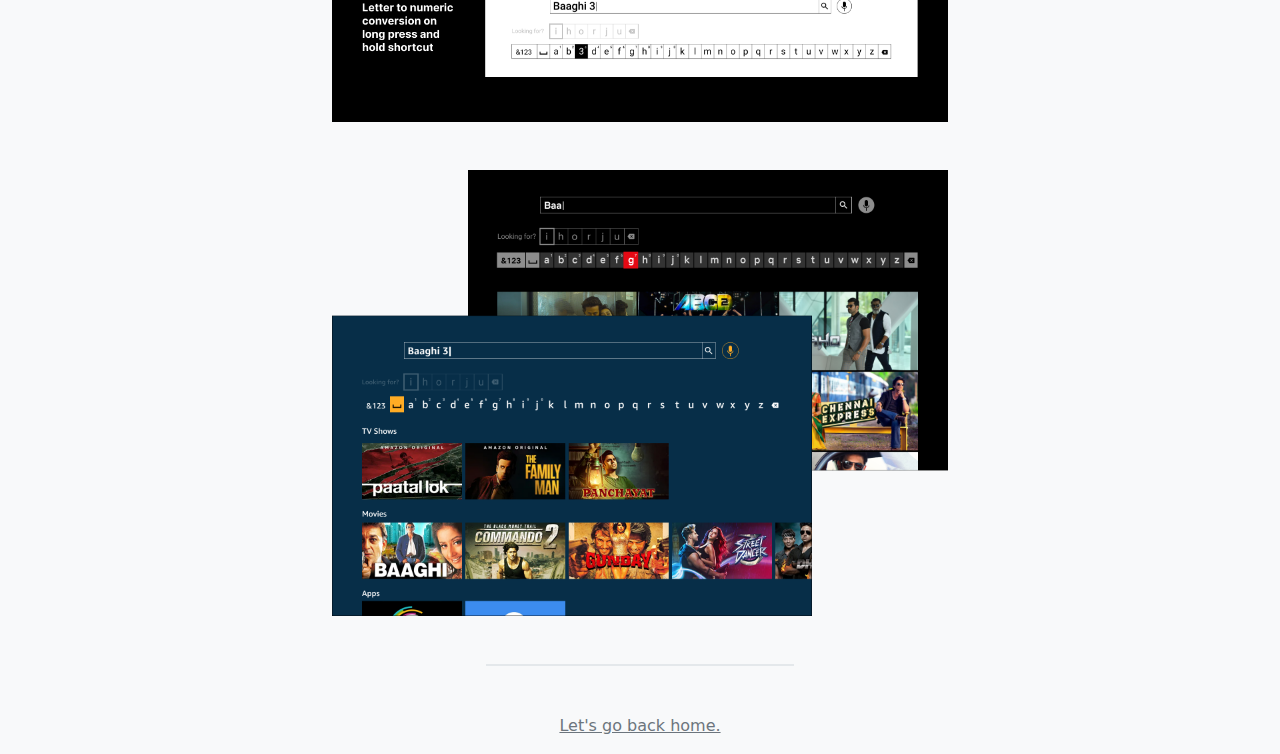
<file: project2.html>
<!doctype html>
<html lang="en">
<head>
    <meta charset="utf-8">
    <meta name="viewport" content="width=device-width, initial-scale=1">
    <title>Typing on TV / Chaitanya</title>
    <link href="css/bootstrap.min.css" rel="stylesheet">
    <link rel="stylesheet" href="https://cdn.jsdelivr.net/npm/bootstrap-icons@1.9.1/font/bootstrap-icons.css">
</head>
<body class="bg-light my-2">
    <div class="container-fluid">
        <p class="text-center"><a class="text-secondary" href="https://chaitanya.wiki/">Let's go back home.</a></p>
        <div class="row">
            <div class="col-3">
            </div>
            <div class="col-6">
                <h1 class="display-1 text-center fw-bold">Typing on TV</h1>
                <h2 class="text-center text-muted">predictive on-screen keyboard for OTT platforms</h2>
                <ul class="list-group mt-3">
                    <li class="list-group-item"><span class="fw-bold">Status:</span> Ongoing; preparing for conference publication</li>
                    <li class="list-group-item"><span class="fw-bold">Supervisor:</span> Dr Debayan Dhar, Asstistant Professor, IIT Guwahati</li>
                    <li class="list-group-item"><span class="fw-bold">Collaborators:</span> Pranav Ashwin Ramesh, Shirsha Biswas</li>
                    <li class="list-group-item"><span class="fw-bold">Time Span:</span> Aug 2021 (2 weeks); Jan 2022 - present</li>
                    <li class="list-group-item"><span class="fw-bold">Keywords:</span></li>
                </ul>
                <img class="img-fluid mt-3" src="images/project2/img1.png">
                <hr class="border muted opacity-75 my-5 w-50 d-block mx-auto">
                <h2>Initial Brief</h2>
                <p>To <span class="fw-bold">identify problems faced while typing on Television using a remote</span> and coming up with a solution that makes the experience better for the users.</p>
                <h3 class="mt-3 h4 text-muted">Validate</h3>
                <ul>
                    <li>Mutual agreement.</li>
                    <li>Checking online reviews on shopping websites.</li>
                    <li>Asking our friends and family.</li>
                    <li class="fw-bold">User Survey: 73.8% said they face problems while typing on their TV.</li>
                </ul>
                <img class="img-fluid mt-3 mx-auto d-block w-75" src="images/project2/chart1.png">
                <hr class="border muted opacity-75 my-5 w-50 d-block mx-auto">
                <h2>Insights from Usage</h2>
                <h3 class="mt-3 h4 text-muted">Comparison between Android TV and Amazon Firestick</h3>
                <img class="img-fluid mt-3 mx-auto d-block" src="images/project2/img2.png">
                <ul class="mt-3">
                    <li>Most of the keyboards follow the ABCDE format.</li>
                    <li>The basic layout of the keyboard remains the same.</li>
                    <li>Remotes have different features, but still have the same directional and select buttons.</li>
                    <li>Google search allows cursor movement between typed in letters.</li>
                    <li>Some applications have a separate number keyboard to enter codes and numbers.</li>
                </ul>
                <hr class="border muted opacity-75 my-5 w-50 d-block mx-auto">
                <h2>User Survey</h2>
                <ul class="mt-3">
                    <li>Most used apps (which involve typing)?</li>
                    <li>Problems faced while using the device to type?</li>
                    <li>If and what they like about the existing model?</li>
                    <li>What alternatives, to the remote, do they use?</li>
                </ul>
                <h3 class="mt-3 h4 text-muted">Insights from the Surveys</h3>
                <p class="fw-bold">Most used apps:</p>
                <ul>
                    <li>Netflix</li>
                    <li>Amazon Prime</li>
                </ul>
                <p class="fw-bold">Problems:</p>
                <ul>
                    <li>Too Slow and frustrating process.</li>
                    <li>Constant need to switch between screen and remote.</li>
                    <li>Buttons on the remote are small making it difficult to read.</li>
                    <li>Difficult to switch between remotes and devices.</li>
                    <li>Lack of feedback, overshooting letters while navigating.</li>
                    <li>Difficulty while entering languages other than English.</li>
                </ul>
                <p class="fw-bold">Alternatives:</p>
                <ul>
                    <li>Voice search</li>
                    <li>External keyboard</li>
                    <li>Mobile apps</li>
                </ul>
                <div class="row">
                    <div class="col">
                        <img class="img-fluid mt-3 mx-auto d-block w-75" src="images/project2/chart2.png">
                    </div>
                    <div class="col">
                        <img class="img-fluid mt-3 mx-auto d-block w-75" src="images/project2/chart3.png">
                    </div>
                </div>
                <hr class="border muted opacity-75 my-5 w-50 d-block mx-auto">
                <h2>Field Study</h2>
                <h3 class="mt-3 h4 text-muted">User Observation</h3>
                <p class="fw-bold">Tasks:</p>
                <ul>
                    <li>Type in Username/password.</li>
                    <li>Search for given movie titles on Netflix and Amazon.</li>
                </ul>
                <h3 class="mt-3 h4 text-muted">Interview based on observation and CIT research methods</h3>
                <p class="fw-bold">Questions:</p>
                <ul>
                    <li>Introspection, likes, dislikes, preference.</li>
                    <li>Use of alternatives, specific time they used it and the following experience.</li>
                </ul>
                <h3 class="mt-3 h4 text-muted">Environment</h3>
                <img class="img-fluid mt-3 mx-auto d-block" src="images/project2/img3.png">
                <h3 class="mt-3 h4 text-muted">Remote Control / Alternatives</h3>
                <img class="img-fluid mt-3 mx-auto d-block" src="images/project2/img4.png">
                <hr class="border muted opacity-75 my-5 w-50 d-block mx-auto">
                <h2>Empathy Map</h2>
                <p>Identified 3 User Groups based on their Experience with Technology:</p>
                <div class="row mt-3">
                    <div class="col">
                        <p class="fw-bold text-center">Homemaker</p>
                        <img class="img-fluid mt-3 mx-auto d-block" src="images/project2/img5.png">
                    </div>
                    <div class="col">
                        <p class="fw-bold text-center">Student</p>
                        <img class="img-fluid mt-3 mx-auto d-block" src="images/project2/img6.png">
                    </div>
                    <div class="col">
                        <p class="fw-bold text-center">Professional</p>
                        <img class="img-fluid mt-3 mx-auto d-block" src="images/project2/img7.png">
                    </div>
                </div>
                <h3 class="mt-3 h4 text-muted">Pros & Cons to finalise target group</h3>
                <div class="row mt-3">
                    <div class="col">
                        <p class="fw-bold text-center">Homemaker</p>
                        <div class="accordion accordion-flush" id="accordionHomemaker">
                            <div class="accordion-item">
                                <h2 class="accordion-header" id="headingHP">
                                    <button class="accordion-button collapsed bg-success" type="button" data-bs-toggle="collapse" data-bs-target="#collapseHP" aria-expanded="false" aria-controls="collapseHP">Pros</button>
                                </h2>
                                <div id="collapseHP" class="accordion-collapse collapse" aria-labelledby="headingHP" data-bs-parent="#accordionHomemaker">
                                    <div class="accordion-body">
                                        <strong>This is the first item's accordion body.</strong> It is shown by default, until the collapse plugin adds the appropriate classes that we use to style each element. These classes control the overall appearance, as well as the showing and hiding via CSS transitions. You can modify any of this with custom CSS or overriding our default variables. It's also worth noting that just about any HTML can go within the <code>.accordion-body</code>, though the transition does limit overflow.
                                    </div>
                                </div>
                            </div>
                            <div class="accordion-item">
                                <h2 class="accordion-header" id="headingHC">
                                    <button class="accordion-button collapsed bg-danger" type="button" data-bs-toggle="collapse" data-bs-target="#collapseHC" aria-expanded="false" aria-controls="collapseHC">Cons
                                    </button>
                                </h2>
                                <div id="collapseHC" class="accordion-collapse collapse" aria-labelledby="headingHC" data-bs-parent="#accordionHomemaker">
                                    <div class="accordion-body">
                                        <strong>This is the second item's accordion body.</strong> It is hidden by default, until the collapse plugin adds the appropriate classes that we use to style each element. These classes control the overall appearance, as well as the showing and hiding via CSS transitions. You can modify any of this with custom CSS or overriding our default variables. It's also worth noting that just about any HTML can go within the <code>.accordion-body</code>, though the transition does limit overflow.
                                    </div>
                                </div>
                            </div>
                        </div>
                    </div>
                    <div class="col">
                        <p class="fw-bold text-center">Student</p>
                        <div class="accordion accordion-flush" id="accordionStudent">
                            <div class="accordion-item">
                                <h2 class="accordion-header" id="headingSP">
                                    <button class="accordion-button collapsed bg-success" type="button" data-bs-toggle="collapse" data-bs-target="#collapseSP" aria-expanded="false" aria-controls="collapseSP">Pros</button>
                                </h2>
                                <div id="collapseSP" class="accordion-collapse collapse" aria-labelledby="headingSP" data-bs-parent="#accordionStudent">
                                    <div class="accordion-body">
                                        <strong>This is the first item's accordion body.</strong> It is shown by default, until the collapse plugin adds the appropriate classes that we use to style each element. These classes control the overall appearance, as well as the showing and hiding via CSS transitions. You can modify any of this with custom CSS or overriding our default variables. It's also worth noting that just about any HTML can go within the <code>.accordion-body</code>, though the transition does limit overflow.
                                    </div>
                                </div>
                            </div>
                            <div class="accordion-item">
                                <h2 class="accordion-header" id="headingSC">
                                    <button class="accordion-button collapsed bg-danger" type="button" data-bs-toggle="collapse" data-bs-target="#collapseSC" aria-expanded="false" aria-controls="collapseSC">Cons
                                    </button>
                                </h2>
                                <div id="collapseSC" class="accordion-collapse collapse" aria-labelledby="headingSC" data-bs-parent="#accordionStudent">
                                    <div class="accordion-body">
                                        <strong>This is the second item's accordion body.</strong> It is hidden by default, until the collapse plugin adds the appropriate classes that we use to style each element. These classes control the overall appearance, as well as the showing and hiding via CSS transitions. You can modify any of this with custom CSS or overriding our default variables. It's also worth noting that just about any HTML can go within the <code>.accordion-body</code>, though the transition does limit overflow.
                                    </div>
                                </div>
                            </div>
                        </div>
                    </div>
                    <div class="col">
                        <p class="fw-bold text-center">Professional</p>
                        <div class="accordion accordion-flush" id="accordionProfessional">
                            <div class="accordion-item">
                                <h2 class="accordion-header" id="headingPP">
                                    <button class="accordion-button collapsed bg-success" type="button" data-bs-toggle="collapse" data-bs-target="#collapsePP" aria-expanded="false" aria-controls="collapsePP">Pros</button>
                                </h2>
                                <div id="collapsePP" class="accordion-collapse collapse" aria-labelledby="headingPP" data-bs-parent="#accordionProfessional">
                                    <div class="accordion-body">
                                        <strong>This is the first item's accordion body.</strong> It is shown by default, until the collapse plugin adds the appropriate classes that we use to style each element. These classes control the overall appearance, as well as the showing and hiding via CSS transitions. You can modify any of this with custom CSS or overriding our default variables. It's also worth noting that just about any HTML can go within the <code>.accordion-body</code>, though the transition does limit overflow.
                                    </div>
                                </div>
                            </div>
                            <div class="accordion-item">
                                <h2 class="accordion-header" id="headingPC">
                                    <button class="accordion-button collapsed bg-danger" type="button" data-bs-toggle="collapse" data-bs-target="#collapsePC" aria-expanded="false" aria-controls="collapsePC">Cons
                                    </button>
                                </h2>
                                <div id="collapsePC" class="accordion-collapse collapse" aria-labelledby="headingPC" data-bs-parent="#accordionProfessional">
                                    <div class="accordion-body">
                                        <strong>This is the second item's accordion body.</strong> It is hidden by default, until the collapse plugin adds the appropriate classes that we use to style each element. These classes control the overall appearance, as well as the showing and hiding via CSS transitions. You can modify any of this with custom CSS or overriding our default variables. It's also worth noting that just about any HTML can go within the <code>.accordion-body</code>, though the transition does limit overflow.
                                    </div>
                                </div>
                            </div>
                        </div>
                    </div>
                </div>
                <hr class="border muted opacity-75 my-5 w-50 d-block mx-auto">
                <h2>User Persona</h2>
                <div class="card mt-3">
                    <img src="images/project2/pexels-rodnae-productions-7581005.jpg" class="card-img-top" alt="...">
                    <div class="card-body">
                        <h3 class="card-title h4 text-muted">Raymond Rajan, 42</h3>
                        <p class="card-text">Business Manager in Delhi, India.<br>Owns a Fire TV Stick.<br>Above average familiarity with technology.</p>
                        <p class="card-text fw-bold">Goals:</p>
                        <ul>
                            <li>To quickly and efficiently search the specific video they’re looking for.</li>
                            <li>To enter his username and password while signing/logging in.</li>
                        </ul>
                        <p class="card-text fw-bold">Behavioural Patterns:</p>
                        <ul>
                            <li>Types with one hand using right thumb.</li>
                            <li>Does not look at the remote while typing.</li>
                            <li>Sits in a relaxed position which changes on typing longer titles.</li>
                            <li>Delighted on suggestions showing up.</li>
                        </ul>
                        <p class="card-text fw-bold">TV Keyboard Experience:</p>
                        <ul>
                            <li>Youtube: <i class="bi bi-star-fill"></i><i class="bi bi-star-fill"></i><i class="bi bi-star-fill"></i><i class="bi bi-star"></i><i class="bi bi-star"></i></li>
                            <li>Netflix: <i class="bi bi-star-fill"></i><i class="bi bi-star-fill"></i><i class="bi bi-star"></i><i class="bi bi-star"></i><i class="bi bi-star"></i></li>
                            <li>Prime Video: <i class="bi bi-star-fill"></i><i class="bi bi-star-fill"></i><i class="bi bi-star"></i><i class="bi bi-star"></i><i class="bi bi-star"></i></li>
                        </ul>
                        <blockquote class="blockquote">
                            <p class="text-center">"I don’t like typing on TV and often ask my son to do it for me."</p>
                        </blockquote>
                    </div>
                </div>
                <hr class="border muted opacity-75 my-5 w-50 d-block mx-auto">
                <h2>Journey Map</h2>
                <p class="mt-3"><span class="fw-bold">Scenario:</span> Raymond is searching for ‘Yeh Jawaani hai Deewani’ on Amazon Prime.</p>
                <img class="img-fluid mx-auto d-block" src="images/project2/chart4.png">
                <hr class="border muted opacity-75 my-5 w-50 d-block mx-auto">
                <h2>Key Insights</h2>
                <ul>
                    <li>Look forward to active search results to reduce typing.</li>
                    <li>Dislike slow typing speed and lag in or lack of feedback.</li>
                    <li>Lack of shortcuts decreases efficiency.</li>
                    <li>Focus stays on the TV screen for most of the time and not on the remote.</li>
                    <li class="fw-bold">Most problems are faced while navigating through the characters.</li>
                </ul>
                <hr class="border muted opacity-75 my-5 w-50 d-block mx-auto">
                <h2>Opportunity Areas</h2>
                <ul>
                    <li>Improve recommendation feature to <span class="fw-bold">reduce typing</span>.</li>
                    <li><span class="fw-bold">Improve feedback</span> to be clear to the user.</li>
                    <li>Find possible <span class="fw-bold">shortcuts to increase efficiency</span>.</li>
                    <li>Devise possible layouts to <span class="fw-bold">improve the movement through characters</span>.</li>
                </ul>
                <hr class="border muted opacity-75 my-5 w-50 d-block mx-auto">
                <h2>Selecting an Opportunity Area</h2>
                <ul>
                    <li><span class="fw-bold">Improve recommendation feature to reduce typing.</span>
                        <ul>
                            <li>Highlighting the most probable suggestions.</li>
                            <li>Better placement.</li>
                            <li>Increasing number of suggestions shown on screen.</li>
                        </ul>
                    </li>
                    <li><span class="fw-bold">Improve feedback to be clear to the user.</span>
                        <ul>
                            <li>While selecting characters.</li>
                            <li>Feedback on search bar on selecting a letter (to eliminate user double checking).</li>
                        </ul>
                    </li>
                    <li><span class="fw-bold">Find possible shortcuts to increase efficiency.</span>
                        <ul>
                            <li>Hold button to move far right, left, up or down.</li>
                            <li>Shortcuts for most used buttons and space/backspace etc.</li>
                            <li>Tangible shortcuts for search/voice search etc. - icons/color codes.</li>
                        </ul>
                    </li>
                    <li><span class="fw-bold">Devise possible layouts to improve the movement through characters.</span>
                        <ul>
                            <li>Keyboard layouts - no. of rows, coloumns, placement of characters.</li>
                            <li>Dynamic, static.</li>
                            <li>Moving cursor back and forth.</li>
                            <li>2 rows, one for letters, one for other characters (provision for using hold button navigation).</li>
                            <li>Over all size, alignment on screen.</li>
                        </ul>
                    </li>
                </ul>
                <hr class="border muted opacity-75 my-5 w-50 d-block mx-auto">
                <h2>Redesigned Brief</h2>
                <blockquote class="blockquote">
                    <p>To create a centralized keyboard for streaming applications to improve the experience of working professionals while navigating through the letters while typing on TV.</p>
                </blockquote>
                <img class="img-fluid mt-3" src="images/project2/img1.png">
                <hr class="border muted opacity-75 my-5 w-50 d-block mx-auto">
                <h2>Ideation</h2>
                <ul>
                    <li>Using a touchpad on the remote (swipe, hold like on a laptop or PS5 controller). <i class="bi bi-star-fill"></i><i class="bi bi-star-fill"></i><i class="bi bi-star-fill"></i></li>
                    <li>8 directional buttons so can easily move diagonally. <i class="bi bi-star-fill"></i></li>
                    <li>Dynamic virtual keyboard. <i class="bi bi-star-fill"></i><i class="bi bi-star-fill"></i><i class="bi bi-star-fill"></i></li>
                    <li>Next possible letter gets bigger on screen. <i class="bi bi-star-fill"></i></li>
                    <li>Point to type (like on a Nintendo Wii).</li>
                    <li>Using gyros to increase interaction possibilities.</li>
                    <li>Grip buttons on the back to help the single thumb, can be used by middle finger or the one on it’s side. <i class="bi bi-star-fill"></i></li>
                    <li>Horizontal remote like a game controller, left side arrows, right side select button.</li>
                    <li>Full word suggestions at the top of the keyboard like on the Google phone keyboard.</li>
                    <li>Change from ‘clicking’ input to ‘holding’ input to increase navigational speed.</li>
                    <li>Keyboard with 2 separate lines for consonants and keyboards.</li>
                    <li>Remote with all letters on it. <i class="bi bi-star-fill"></i></li>
                    <li>Touchscreen TV.</li>
                    <li>Ringlike touchpad on remote (slide selection) and ringlike arrangement of letters on TV. <i class="bi bi-star-fill"></i></li>
                    <li>Tangible backspace, space, clear, enter buttons. <i class="bi bi-star-fill"></i><i class="bi bi-star-fill"></i><i class="bi bi-star-fill"></i></li>
                    <li>Remote app which can be accessed with QR code - embossed on the side of the TV.</li>
                </ul>
                <img class="img-fluid mt-3" src="images/project2/img8.png">
                <hr class="border muted opacity-75 my-5 w-50 d-block mx-auto">
                <h2>Possible Ideas</h2>
                <p class="fw-bold">Primary Ideas:</p>
                <ul>
                    <li>Dynamic virtual keyboard.</li>
                    <li>Using a touchpad on the remote (swipe, hold like on a laptop or PS5 controller).</li>
                    <li>Tangible backspace, space, clear, enter buttons.</li>
                </ul>
                <p class="fw-bold">Secondary Ideas:</p>
                <ul>
                    <li>Next possible letter gets bigger on screen.</li>
                    <li>Grip buttons on the back to help the single thumb, can be used by middle finger or the one on it’s side.</li>
                    <li>Ringlike touchpad on remote (slide selection) and ringlike arrangement of letters on TV.</li>
                </ul>
                <img class="img-fluid mt-3" src="images/project2/img9.png">
                <hr class="border muted opacity-75 my-5 w-50 d-block mx-auto">
                <h2>Positives / Negatives</h2>
                <hr class="border muted opacity-75 my-5 w-50 d-block mx-auto">
                <h2>Dynamic Virtual Keyboard (Concept)</h2>
                <p class="mt-3">Initially, alphabets are shown in the order of their most likely possibility of being the first letter:</p>
                <img class="img-fluid mx-auto d-block" src="images/project2/img22.png">
                <p class="mt-3">After selecting the first letter (here S), the order of the alphabets changes to show the most likely possibility of being the second letter in a word that starts with ‘S’ . The user selects ‘A’.</p>
                <img class="img-fluid mx-auto d-block" src="images/project2/img23.png">
                <p class="mt-3">After selecting the second letter (here A), the order changes to show the most likely possibility of being the third letter in a word that starts with ‘SA’ .  The user selects ‘B’.</p>
                <img class="img-fluid mx-auto d-block" src="images/project2/img24.png">
                <p class="mt-3">After selecting the third letter (here B), the order changes to show the most likely possibility of being the fourth letter in a word that starts with ‘SAB’ .  The user selects ‘Y’.</p>
                <img class="img-fluid mx-auto d-block" src="images/project2/img25.png">
                <p class="mt-3">And it continues till the user has typed as per their requirement.</p>
                <hr class="border muted opacity-75 my-5 w-50 d-block mx-auto">
                <h2>Iterations of the Concept</h2>
                <div class="row">
                    <div class="col">
                        <img class="img-fluid mt-3 mx-auto d-block w-75" src="images/project2/img10.png">
                        <p class="text-center mt-1" style="font-size: 9px;"><small>Initial idea of having predictions shown above the main keyboard.</small></p>
                        <img class="img-fluid mt-3 mx-auto d-block w-75" src="images/project2/img11.png">
                        <p class="text-center mt-1" style="font-size: 9px;"><small>Providing numbers on hold, plus switch button for numbers & special characters.</small></p>
                        <img class="img-fluid mt-3 mx-auto d-block w-75" src="images/project2/img12.png">
                        <p class="text-center mt-1" style="font-size: 9px;"><small>The whole keyboard layout changing every time might be too confusing for the user.</small></p>
                        <img class="img-fluid mt-3 mx-auto d-block w-75" src="images/project2/img13.png">
                        <p class="text-center mt-1" style="font-size: 9px;"><small>Bottom position won’t allow search results to be displayed.</small></p>
                    </div>
                    <div class="col">
                        <img class="img-fluid mt-3 mx-auto d-block w-75" src="images/project2/img14.png">
                        <p class="text-center mt-1" style="font-size: 9px;"><small>Giving a backspace button in the predictive typing bar.</small></p>
                        <img class="img-fluid mt-3 mx-auto d-block w-75" src="images/project2/img15.png">
                        <p class="text-center mt-1" style="font-size: 9px;"><small>Numbers, backspace and space bar higlighted.</small></p>
                        <img class="img-fluid mt-3 mx-auto d-block w-75" src="images/project2/img16.png">
                        <p class="text-center mt-1" style="font-size: 9px;"><small>Too many letters in the predictive bar could act as a distraction.</small></p>
                        <img class="img-fluid mt-3 mx-auto d-block w-75" src="images/project2/img17.png">
                        <p class="text-center mt-1" style="font-size: 9px;"><small>A search query done with e instead of è would give the same results.</small></p>
                    </div>
                </div>
                <hr class="border muted opacity-75 my-5 w-50 d-block mx-auto">
                <h2>Figma Prototype</h2>
                <iframe class="mt-3" style="border: 1px solid rgba(0, 0, 0, 0.1);" width="800" height="450" src="https://www.figma.com/embed?embed_host=share&url=https%3A%2F%2Fwww.figma.com%2Fproto%2FwVWGXshzkKLMwBjyzShBYt%2FDD-301---ID-1-Typing-on-TV%3Fpage-id%3D58%253A2%26node-id%3D163%253A13803%26starting-point-node-id%3D163%253A10347" allowfullscreen></iframe>
                <hr class="border muted opacity-75 my-5 w-50 d-block mx-auto">
                <h2>Final Solution</h2>
                <img class="img-fluid mt-3 mx-auto d-block" src="images/project2/img18.png">
                <img class="img-fluid mx-auto d-block" src="images/project2/img19.png">
                <img class="img-fluid mx-auto d-block" src="images/project2/img20.png">
                <img class="img-fluid my-5 mx-auto d-block" src="images/project2/img21.png">
                <hr class="border muted opacity-75 my-5 w-50 d-block mx-auto">
            </div>
            <div class="col-3">
            </div>
        </div>
        <p class="text-center"><a class="text-secondary" href="https://chaitanya.wiki/">Let's go back home.</a></p>
    </div>
    <script src="js/bootstrap.bundle.min.js"></script>
    <script data-goatcounter="https://chaitanya.goatcounter.com/count" async src="//gc.zgo.at/count.js"></script>
</body>
</html>
</file>
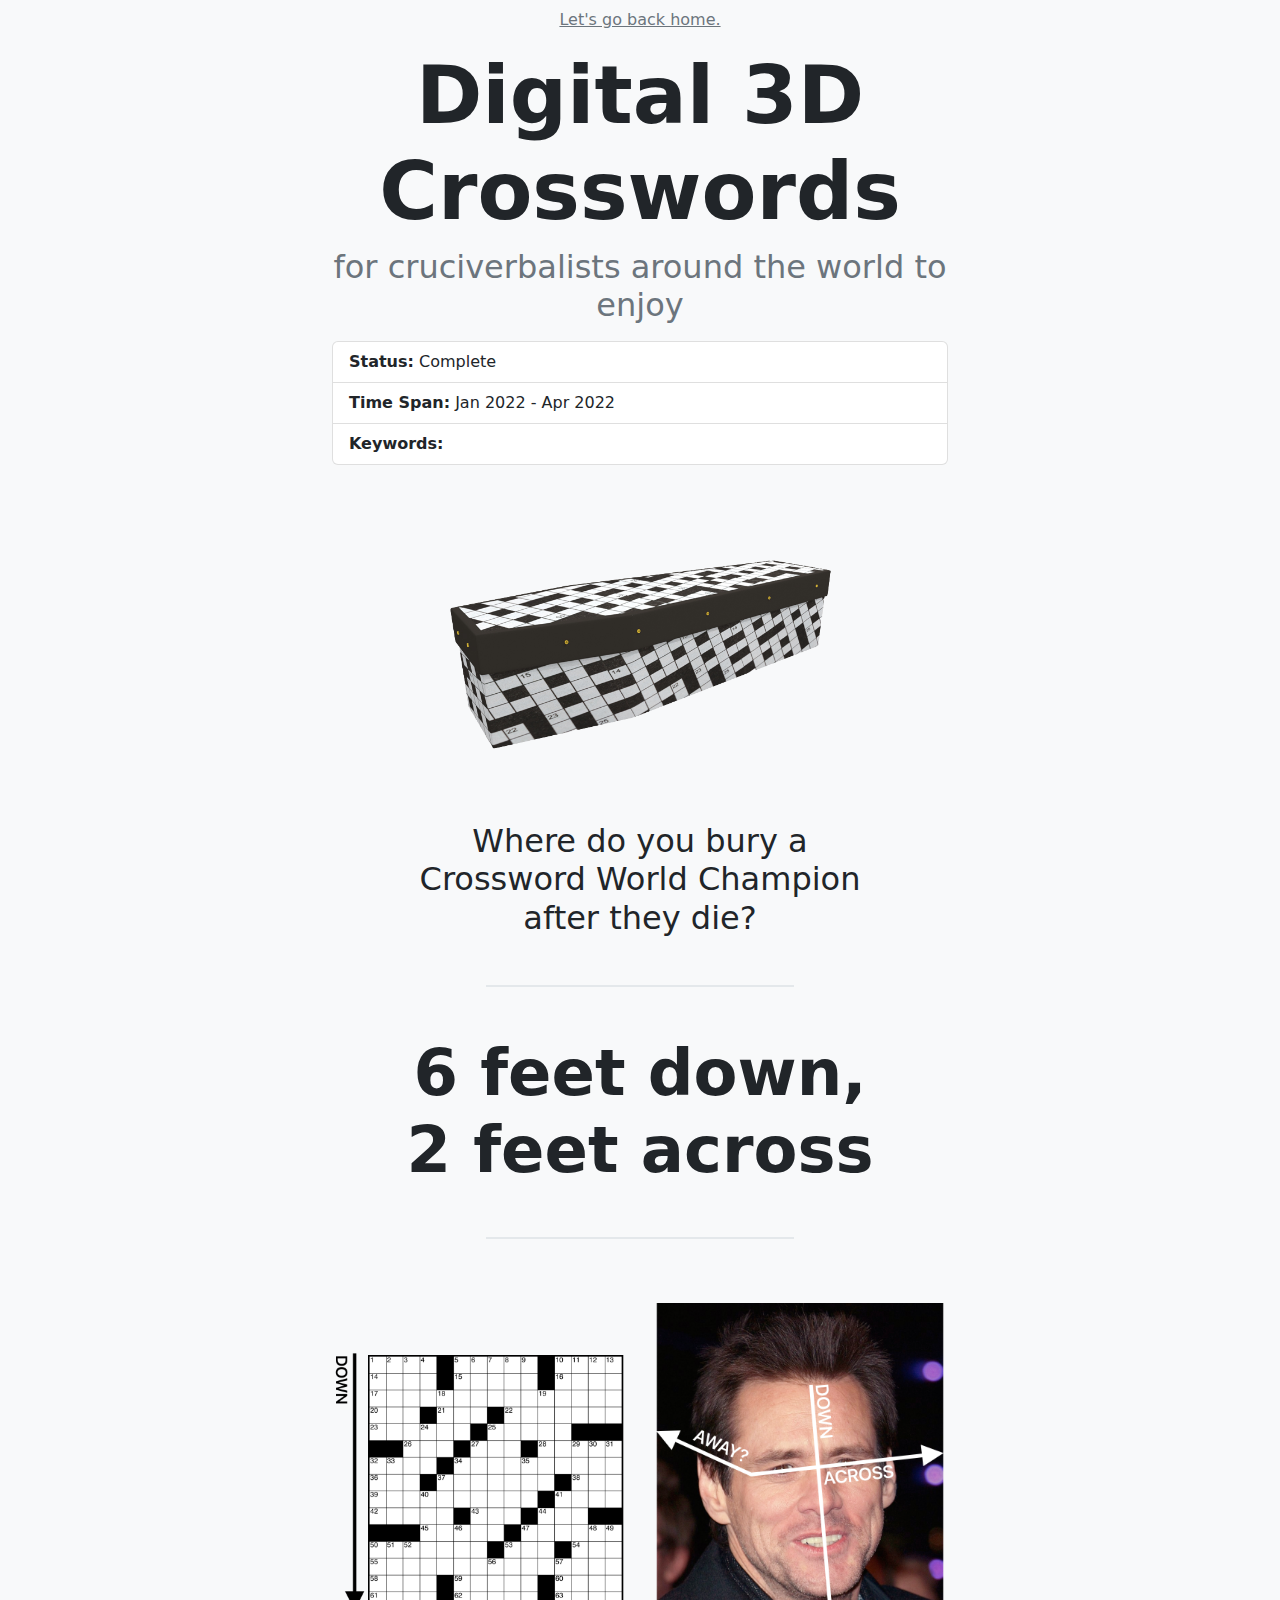
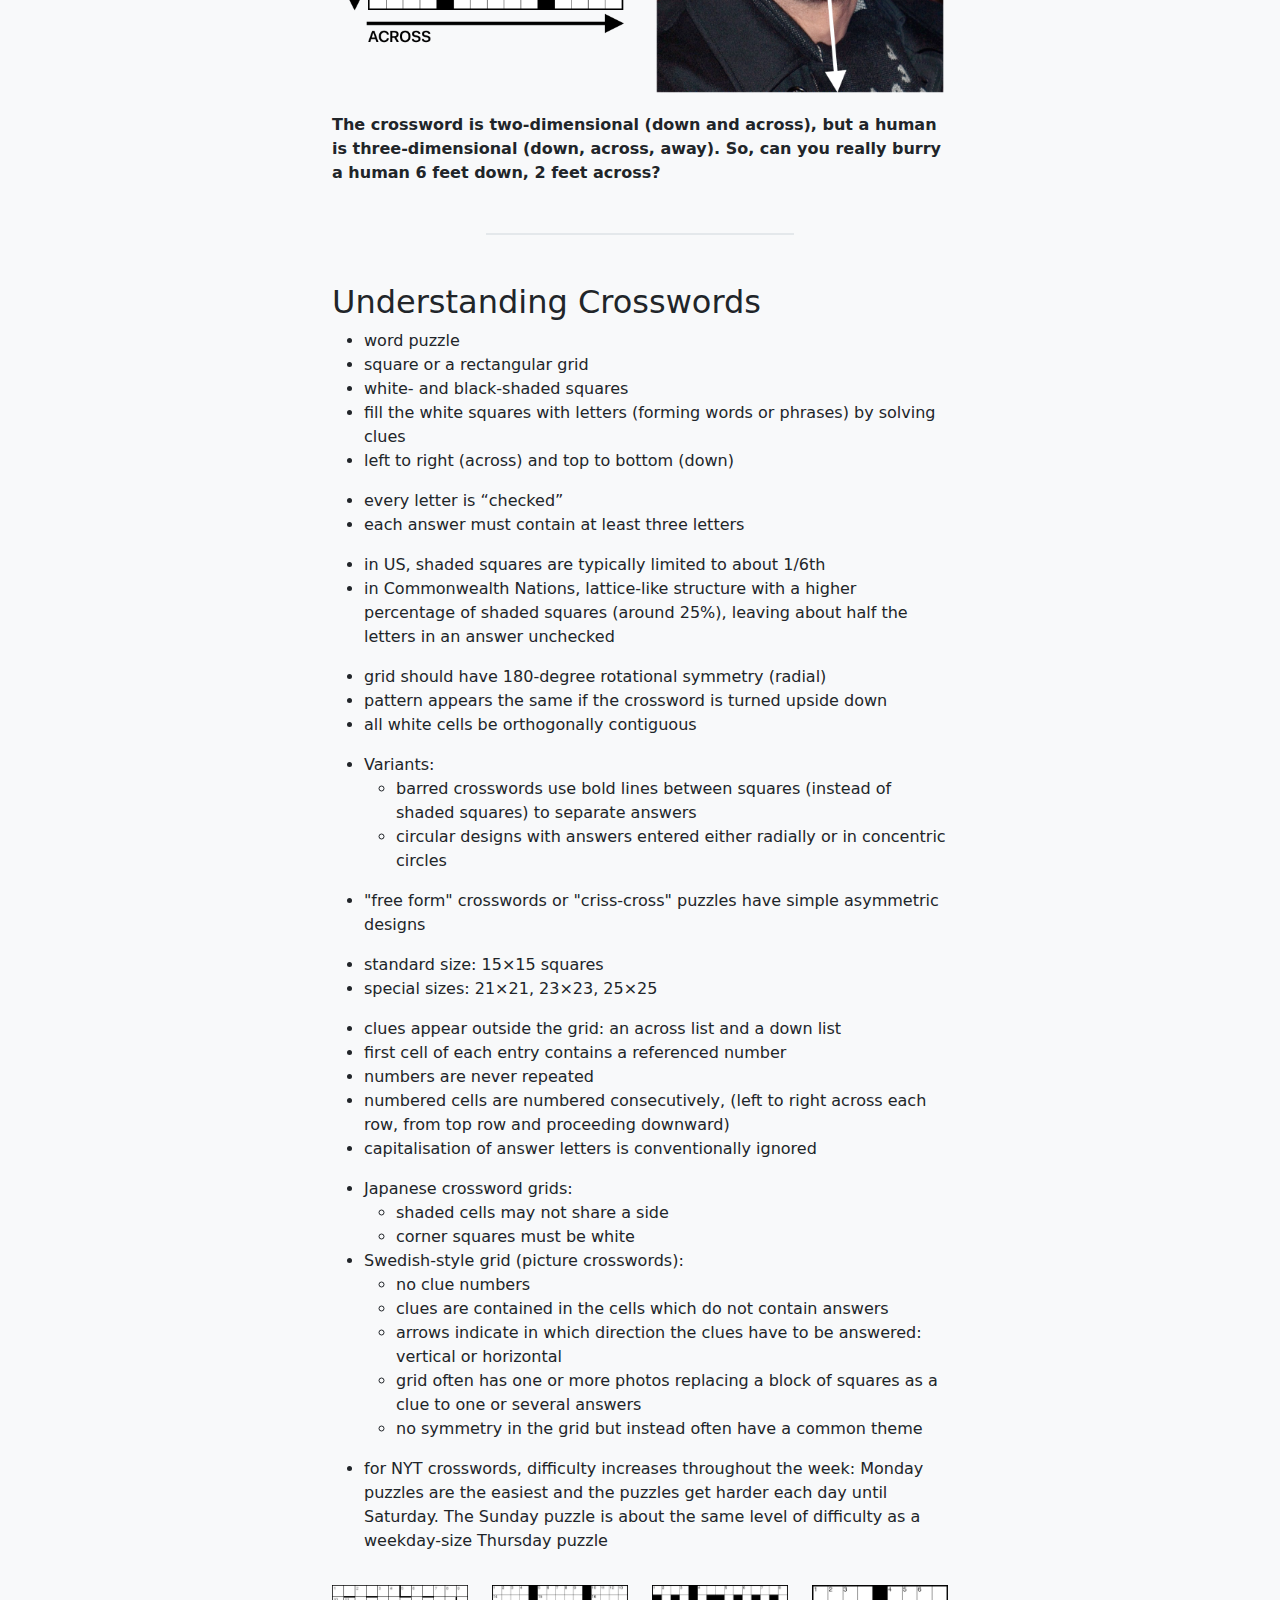
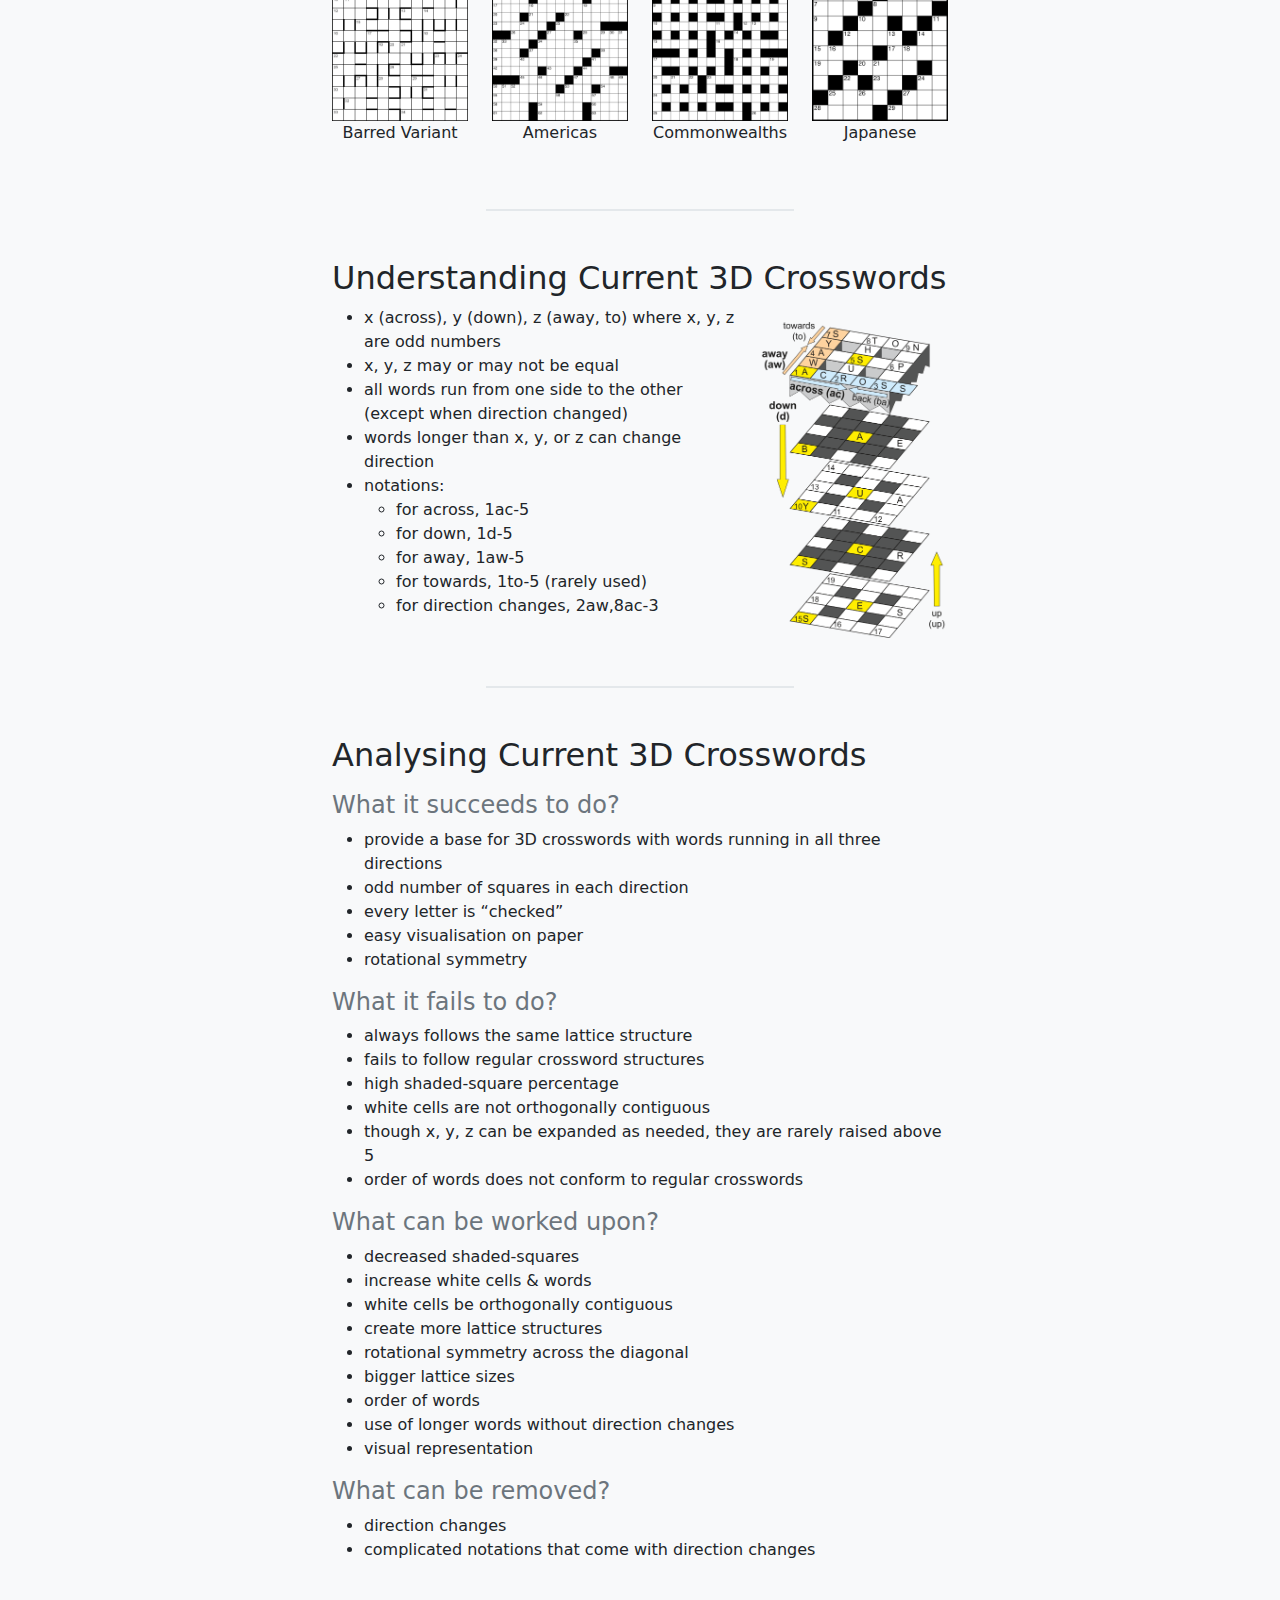
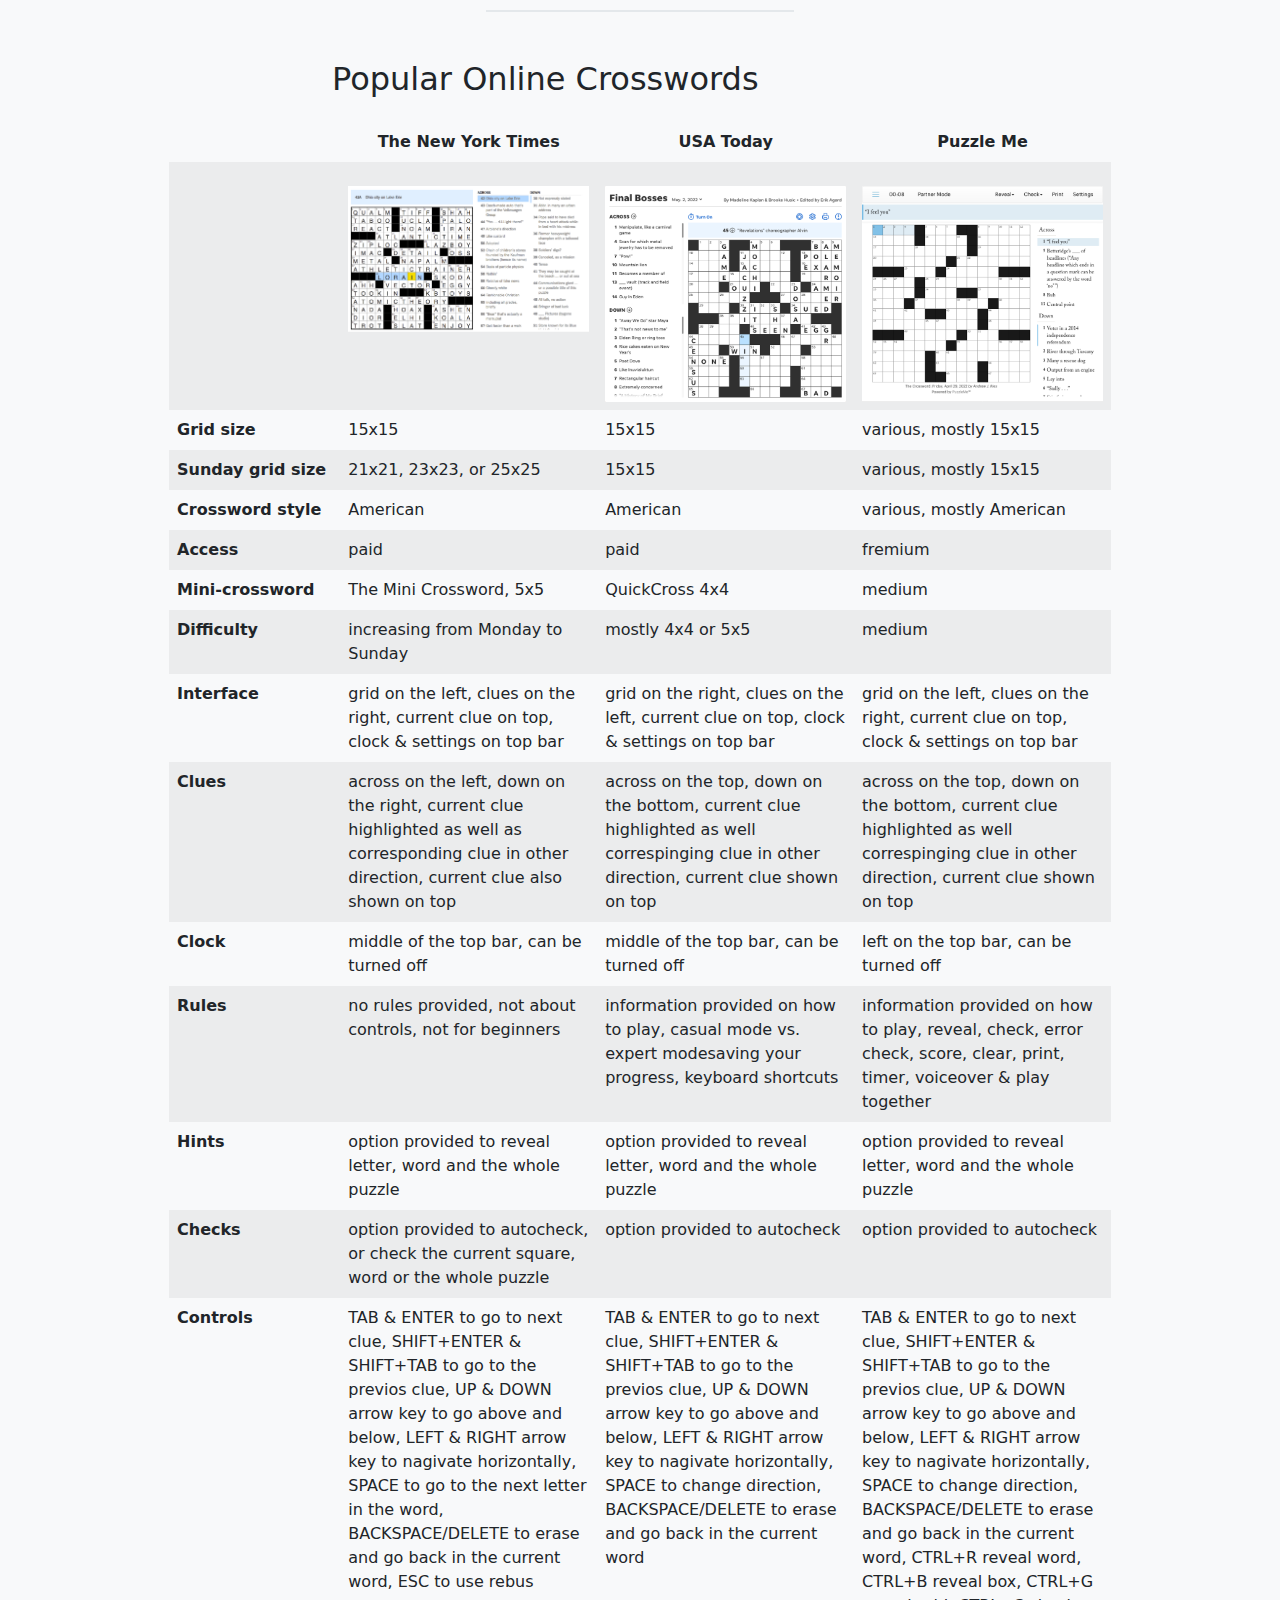
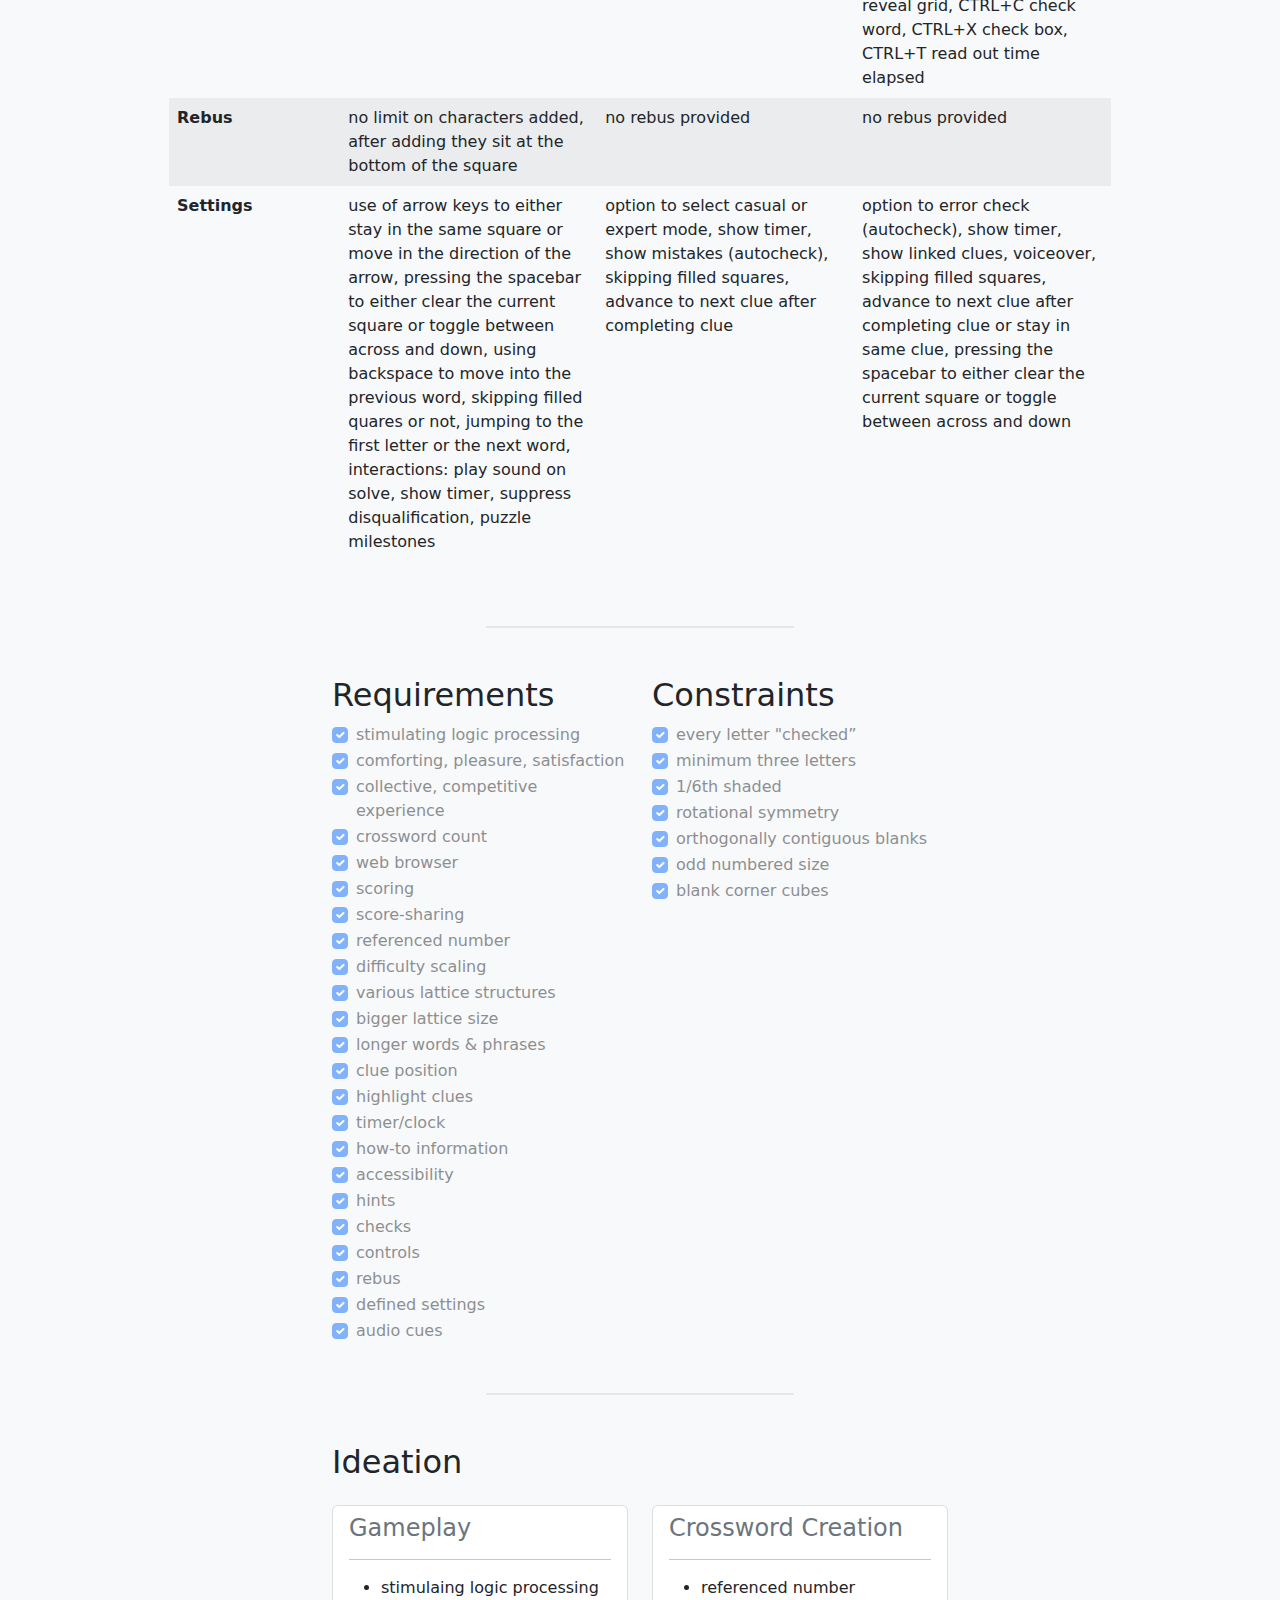
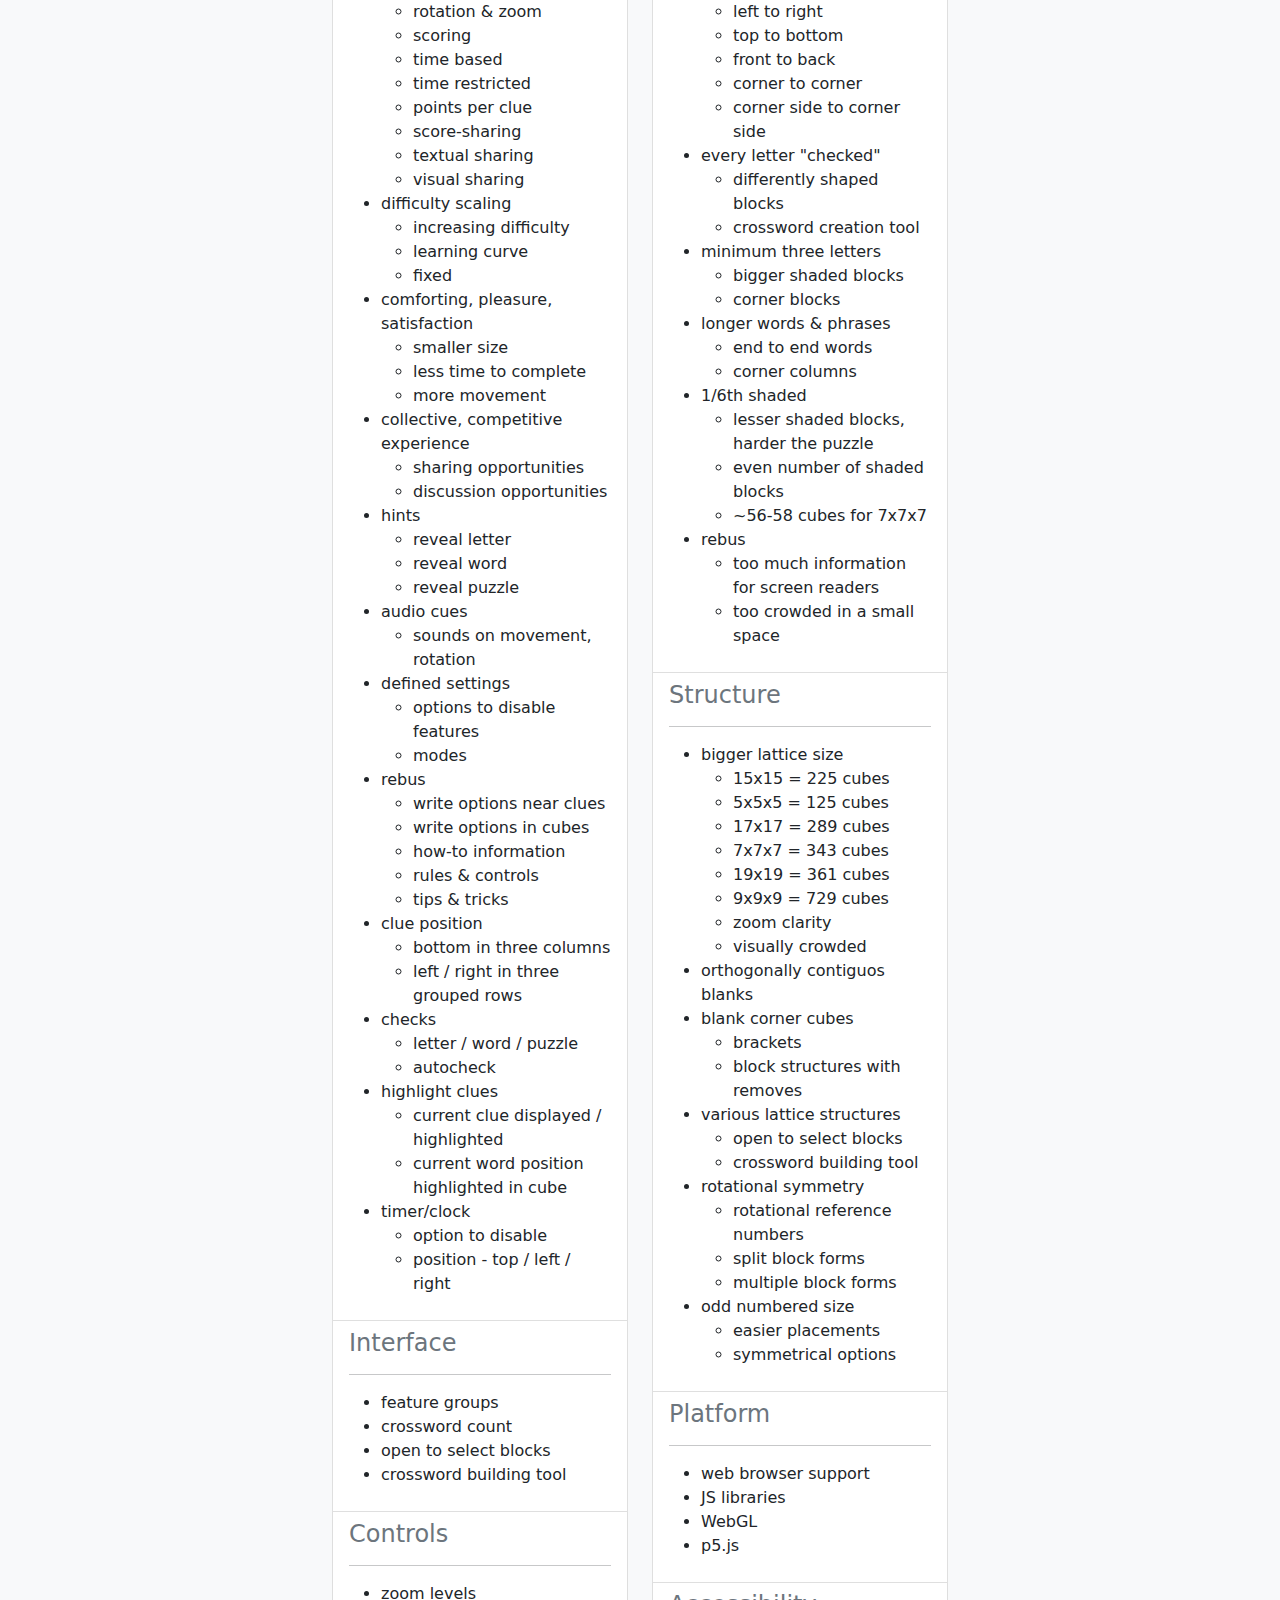
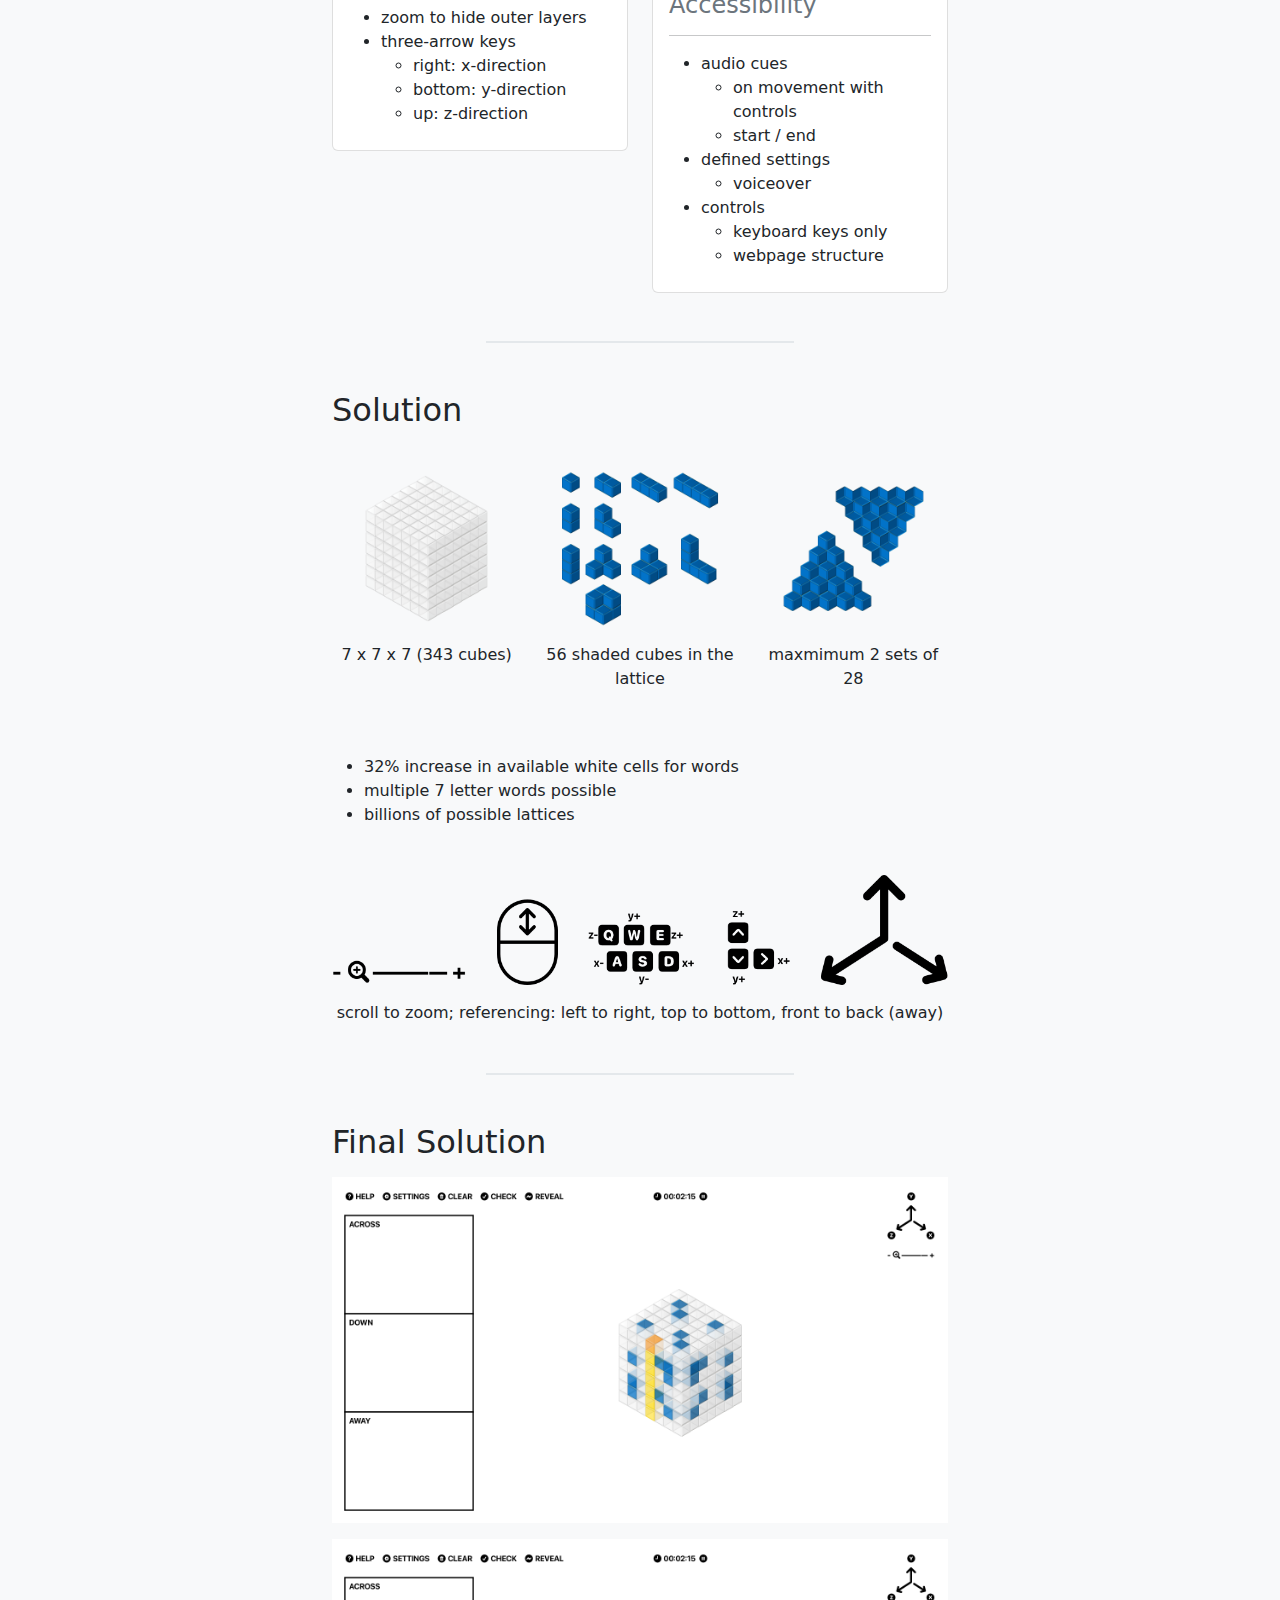
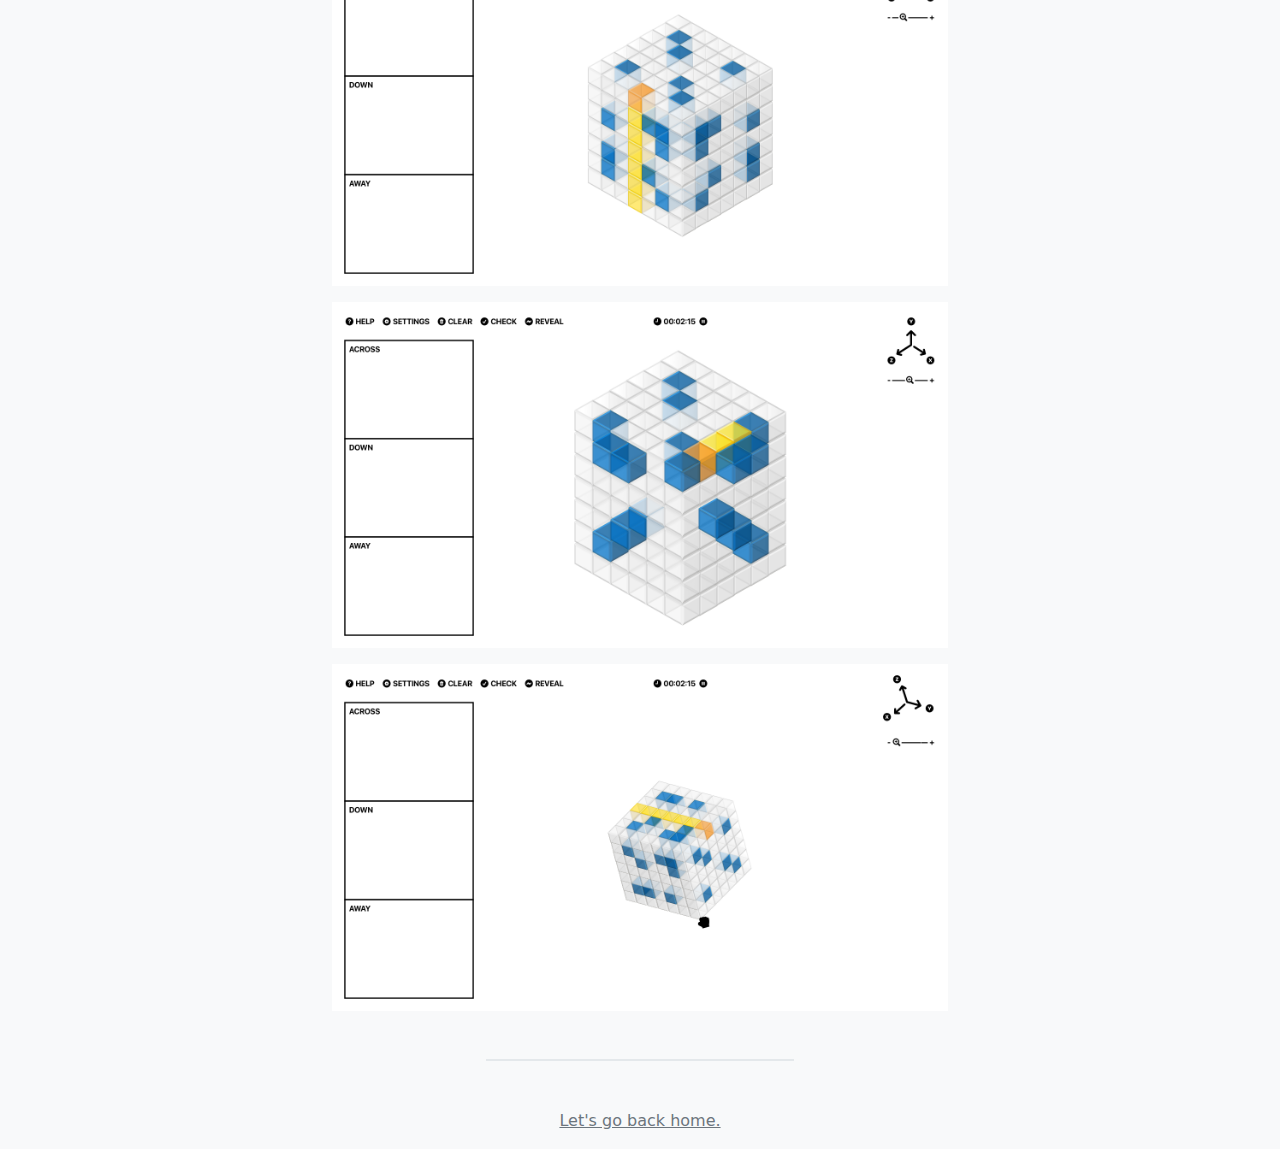
<file: project3.html>
<!doctype html>
    <html lang="en">
    <head>
        <meta charset="utf-8">
        <meta name="viewport" content="width=device-width, initial-scale=1">
        <title>Digital 3D Crosswords / Chaitanya</title>
        <link href="css/bootstrap.min.css" rel="stylesheet">
        <link rel="stylesheet" href="https://cdn.jsdelivr.net/npm/bootstrap-icons@1.9.1/font/bootstrap-icons.css">
    </head>
    <body class="bg-light my-2">
        <div class="container-fluid">
            <p class="text-center"><a class="text-secondary" href="https://chaitanya.wiki/">Let's go back home.</a></p>
            <div class="row">
                <div class="col-3">
                </div>
                <div class="col-6">
                    <h1 class="display-1 text-center fw-bold">Digital 3D Crosswords</h1>
                    <h2 class="text-center text-muted">for cruciverbalists around the world to enjoy</h2>
                    <ul class="list-group mt-3">
                        <li class="list-group-item"><span class="fw-bold">Status:</span> Complete</li>
                        <li class="list-group-item"><span class="fw-bold">Time Span:</span> Jan 2022 - Apr 2022</li>
                        <li class="list-group-item"><span class="fw-bold">Keywords:</span></li>
                    </ul>
                    <img class="img-fluid mt-3 w-75 d-block mx-auto" src="images/project3/img1.png">
                    <h2 class="text-center w-75 d-block mx-auto">Where do you bury a Crossword World Champion after they die?</h2>
                    <hr class="border muted opacity-75 my-5 w-50 d-block mx-auto">
                    <h2 class="text-center fw-bold display-3">6 feet down,<br>2 feet across</h2>
                    <hr class="border muted opacity-75 my-5 w-50 d-block mx-auto">
                    <div class="row">
                        <div class="col d-flex">
                            <img class="img-fluid mt-3 align-self-center mx-auto d-block" src="images/project3/img2.png">
                        </div>
                        <div class="col d-flex">
                            <img class="img-fluid align-self-center mt-3 mx-auto d-block" src="images/project3/img3.png">
                        </div>
                    </div>
                    <p class="mt-3 fw-bold">The crossword is two-dimensional (down and across), but a human is three-dimensional (down, across, away). So, can you really burry a human 6 feet down, 2 feet across?</p>
                    <hr class="border muted opacity-75 my-5 w-50 d-block mx-auto">
                    <h2>Understanding Crosswords</h2>
                    <ul>
                        <li>word puzzle</li>
                        <li>square or a rectangular grid</li>
                        <li>white- and black-shaded squares</li>
                        <li>fill the white squares with letters (forming words or phrases) by solving clues</li>
                        <li>left to right (across) and top to bottom (down)</li>
                    </ul>
                    <ul>
                        <li>every letter is “checked”</li>
                        <li>each answer must contain at least three letters</li>
                    </ul>
                    <ul>
                        <li>in US, shaded squares are typically limited to about 1/6th</li>
                        <li>in Commonwealth Nations, lattice-like structure with a higher percentage of shaded squares (around 25%), leaving about half the letters in an answer unchecked</li>
                    </ul>
                    <ul>
                        <li>grid should have 180-degree rotational symmetry (radial)</li>
                        <li>pattern appears the same if the crossword is turned upside down</li>
                        <li>all white cells be orthogonally contiguous</li>
                    </ul>
                    <ul>
                        <li>Variants:</li>
                        <ul>
                            <li>barred crosswords use bold lines between squares (instead of shaded squares) to separate answers</li>
                            <li>circular designs with answers entered either radially or in concentric circles</li>
                        </ul>
                    </ul>
                    <ul>
                        <li>"free form" crosswords or "criss-cross" puzzles have simple asymmetric designs</li>
                    </ul>
                    <ul>
                        <li>standard size: 15×15 squares</li>
                        <li>special sizes: 21×21, 23×23, 25×25</li>
                    </ul>
                    <ul>
                        <li>clues appear outside the grid: an across list and a down list
                        </li>
                        <li>first cell of each entry contains a referenced number</li>
                        <li>numbers are never repeated</li>
                        <li>numbered cells are numbered consecutively, (left to right across each row, from top row and proceeding downward)</li>
                        <li>capitalisation of answer letters is conventionally ignored</li>
                    </ul>
                    <ul>
                        <li>Japanese crossword grids:</li>
                        <ul>
                            <li>shaded cells may not share a side</li>
                            <li>corner squares must be white</li>
                        </ul>
                        <li>Swedish-style grid (picture crosswords):</li>
                        <ul>
                            <li>no clue numbers</li>
                            <li>clues are contained in the cells which do not contain answers</li>
                            <li>arrows indicate in which direction the clues have to be answered: vertical or horizontal</li>
                            <li>grid often has one or more photos replacing a block of squares as a clue to one or several answers</li>
                            <li>no symmetry in the grid but instead often have a common theme</li>
                        </ul>
                    </ul>
                    <ul>
                        <li>for NYT crosswords, difficulty increases throughout the week: Monday puzzles are the easiest and the puzzles get harder each day until Saturday. The Sunday puzzle is about the same level of difficulty as a weekday-size Thursday puzzle</li>
                    </ul>
                    <div class="row">
                        <div class="col">
                            <img class="img-fluid mt-3 mx-auto d-block" src="images/project3/img4.png">
                            <p class="text-center">Barred Variant</p>
                        </div>
                        <div class="col">
                            <img class="img-fluid mt-3 mx-auto d-block" src="images/project3/img5.png">
                            <p class="text-center">Americas</p>
                        </div>
                        <div class="col">
                            <img class="img-fluid mt-3 mx-auto d-block" src="images/project3/img6.png">
                            <p class="text-center">Commonwealths</p>
                        </div>
                        <div class="col">
                            <img class="img-fluid mt-3 mx-auto d-block" src="images/project3/img7.png">
                            <p class="text-center">Japanese</p>
                        </div>
                    </div>
                    <hr class="border muted opacity-75 my-5 w-50 d-block mx-auto">
                    <h2>Understanding Current 3D Crosswords</h2>
                    <div class="row">
                        <div class="col-8">
                            <ul>
                                <li>x (across), y (down), z (away, to) where x, y, z are odd numbers</li>
                                <li>x, y, z may or may not be equal</li>
                                <li>all words run from one side to the other (except when direction changed)</li>
                                <li>words longer than x, y, or z can change direction</li>
                                <li>notations:</li>
                                <ul>
                                    <li>for across, 1ac-5</li>
                                    <li>for down, 1d-5</li>
                                    <li>for away, 1aw-5</li>
                                    <li>for towards, 1to-5 (rarely used)</li>
                                    <li>for direction changes, 2aw,8ac-3</li>
                                </ul>
                            </div>
                            <div class="col-4">
                                <img class="img-fluid mt-3 mx-auto d-block" src="images/project3/img8.png">
                            </div>
                        </div>
                        <hr class="border muted opacity-75 my-5 w-50 d-block mx-auto">
                        <h2>Analysing Current 3D Crosswords</h2>
                        <h3 class="mt-3 h4 text-muted">What it succeeds to do?</h3>
                        <ul>
                            <li>provide a base for 3D crosswords with words running in all three directions</li>
                            <li>odd number of squares in each direction</li>
                            <li>every letter is “checked”</li>
                            <li>easy visualisation on paper</li>
                            <li>rotational symmetry</li>
                        </ul>
                        <h3 class="mt-3 h4 text-muted">What it fails to do?</h3>
                        <ul>
                            <li>always follows the same lattice structure</li>
                            <li>fails to follow regular crossword structures</li>
                            <li>high shaded-square percentage</li>
                            <li>white cells are not orthogonally contiguous</li>
                            <li>though x, y, z can be expanded as needed, they are rarely raised above 5</li>
                            <li>order of words does not conform to regular crosswords</li>
                        </ul>
                        <h3 class="mt-3 h4 text-muted">What can be worked upon?</h3>
                        <ul>
                            <li>decreased shaded-squares</li>
                            <li>increase white cells & words</li>
                            <li>white cells be orthogonally contiguous</li>
                            <li>create more lattice structures</li>
                            <li>rotational symmetry across the diagonal</li>
                            <li>bigger lattice sizes</li>
                            <li>order of words</li>
                            <li>use of longer words without direction changes</li>
                            <li>visual representation</li>
                        </ul>
                        <h3 class="mt-3 h4 text-muted">What can be removed?</h3>
                        <ul>
                            <li>direction changes</li>
                            <li>complicated notations that come with direction changes</li>
                        </ul>
                        <hr class="border muted opacity-75 my-5 w-50 d-block mx-auto">
                        <h2>Popular Online Crosswords</h2>
                    </div>
                    <div class="col-3">
                    </div>
                </div>
                <table class="table table-striped table-borderless mt-3 w-75 mx-auto">
                    <thead class="text-center">
                        <tr>
                            <th class="col-2" scope="col"></th>
                            <th class="col-3" scope="col">The New York Times</th>
                            <th class="col-3" scope="col">USA Today</th>
                            <th class="col-3" scope="col">Puzzle Me</th>
                        </tr>
                    </thead>
                    <tbody class="table-group-divider">
                        <tr>
                          <th scope="row"></th>
                          <td><img class="img-fluid mt-3 mx-auto d-block" src="images/project3/img13.png"></td>
                          <td><img class="img-fluid mt-3 mx-auto d-block" src="images/project3/img12.png"></td>
                          <td><img class="img-fluid mt-3 mx-auto d-block" src="images/project3/img11.png"></td>
                      </tr>
                      <tr>
                          <th scope="row">Grid size</th>
                          <td>15x15</td>
                          <td>15x15</td>
                          <td>various, mostly 15x15</td>
                      </tr>
                      <tr>
                          <th scope="row">Sunday grid size</th>
                          <td>21x21, 23x23, or 25x25</td>
                          <td>15x15</td>
                          <td>various, mostly 15x15</td>
                      </tr>
                      <tr>
                          <th scope="row">Crossword style</th>
                          <td>American</td>
                          <td>American</td>
                          <td>various, mostly American</td>
                      </tr>

                      <tr>
                          <th scope="row">Access</th>
                          <td>paid</td>
                          <td>paid</td>
                          <td>fremium</td>
                      </tr>
                      <tr>
                          <th scope="row">Mini-crossword</th>
                          <td>The Mini Crossword, 5x5</td>
                          <td>QuickCross 4x4</td>
                          <td>medium</td>
                      </tr>
                      <tr>
                          <th scope="row">Difficulty</th>
                          <td>increasing from Monday to Sunday</td>
                          <td>mostly 4x4 or 5x5</td>
                          <td>medium</td>
                      </tr>
                      <tr>
                          <th scope="row">Interface</th>
                          <td>grid on the left, clues on the right, current clue on top, clock & settings on top bar</td>
                          <td>grid on the right, clues on the left, current clue on top, clock & settings on top bar</td>
                          <td>grid on the left, clues on the right, current clue on top, clock & settings on top bar</td>
                      </tr>
                      <tr>
                          <th scope="row">Clues</th>
                          <td>across on the left, down on the right, current clue highlighted as well as corresponding clue in other direction, current clue also shown on top</td>
                          <td>across on the top, down on the bottom, current clue highlighted as well correspinging clue in other direction, current clue shown on top</td>
                          <td>across on the top, down on the bottom, current clue highlighted as well correspinging clue in other direction, current clue shown on top</td>
                      </tr>
                      <tr>
                          <th scope="row">Clock</th>
                          <td>middle of the top bar, can be turned off</td>
                          <td>middle of the top bar, can be turned off</td>
                          <td>left on the top bar, can be turned off</td>
                      </tr>
                      <tr>
                          <th scope="row">Rules</th>
                          <td>no rules provided, not about controls, not for beginners</td>
                          <td>information provided on how to play, casual mode vs. expert modesaving your progress, keyboard shortcuts</td>
                          <td>information provided on how to play, reveal, check, error check, score, clear, print, timer, voiceover & play together</td>
                      </tr>
                      <tr>
                          <th scope="row">Hints</th>
                          <td>option provided to reveal letter, word and the whole puzzle</td>
                          <td>option provided to reveal letter, word and the whole puzzle</td>
                          <td>option provided to reveal letter, word and the whole puzzle</td>
                      </tr>
                      <tr>
                          <th scope="row">Checks</th>
                          <td>option provided to autocheck, or check the current square, word or the whole puzzle</td>
                          <td>option provided to autocheck</td>
                          <td>option provided to autocheck</td>
                      </tr>
                      <tr>
                          <th scope="row">Controls</th>
                          <td>TAB & ENTER to go to next clue, SHIFT+ENTER & SHIFT+TAB to go to the previos clue, UP & DOWN arrow key to go above and below, LEFT & RIGHT arrow key to nagivate horizontally, SPACE to go to the next letter in the word, BACKSPACE/DELETE to erase and go back in the current word, ESC to use rebus</td>
                          <td>TAB & ENTER to go to next clue,  SHIFT+ENTER & SHIFT+TAB to go to the previos clue, UP & DOWN arrow key to go above and below, LEFT & RIGHT arrow key to nagivate horizontally, SPACE to change direction, BACKSPACE/DELETE to erase and go back in the current word</td>
                          <td>TAB & ENTER to go to next clue,  SHIFT+ENTER & SHIFT+TAB to go to the previos clue, UP & DOWN arrow key to go above and below, LEFT & RIGHT arrow key to nagivate horizontally, SPACE to change direction, BACKSPACE/DELETE to erase and go back in the current word, CTRL+R reveal word, CTRL+B reveal box,  CTRL+G reveal grid, CTRL+C check word, CTRL+X check box, CTRL+T read out time elapsed</td>
                      </tr>
                      <tr>
                          <th scope="row">Rebus</th>
                          <td>no limit on characters added, after adding they sit at the bottom of the square</td>
                          <td>no rebus provided</td>
                          <td>no rebus provided</td>
                      </tr>
                      <tr>
                          <th scope="row">Settings</th>
                          <td>use of arrow keys to either stay in the same square or move in the direction of the arrow, pressing the spacebar to either clear the current square or toggle between across and down, using backspace to move into the previous word, skipping filled quares or not, jumping to the first letter or the next word, interactions: play sound on solve, show timer, suppress disqualification, puzzle milestones</td>
                          <td>option to select casual or expert mode, show timer, show mistakes (autocheck), skipping filled squares, advance to next clue after completing clue</td>
                          <td>option to error check (autocheck), show timer, show linked clues, voiceover,  skipping filled squares, advance to next clue after completing clue or stay in same clue, pressing the spacebar to either clear the current square or toggle between across and down</td>
                      </tr>
                  </tbody>
              </table>
              <div class="row">
                <div class="col-3"></div>
                <div class="col-6">
                    <hr class="border muted opacity-75 my-5 w-50 d-block mx-auto">
                    <div class="row">
                        <div class="col">
                            <h2>Requirements</h2>
                            <div class="form-check">
                                <input class="form-check-input" type="checkbox" checked disabled>
                                <label class="form-check-label">stimulating logic processing</label>
                            </div>
                            <div class="form-check">
                                <input class="form-check-input" type="checkbox" checked disabled>
                                <label class="form-check-label">comforting, pleasure, satisfaction</label>
                            </div>
                            <div class="form-check">
                                <input class="form-check-input" type="checkbox" checked disabled>
                                <label class="form-check-label">collective, competitive experience</label>
                            </div>
                            <div class="form-check">
                                <input class="form-check-input" type="checkbox" checked disabled>
                                <label class="form-check-label">crossword count</label>
                            </div>
                            <div class="form-check">
                                <input class="form-check-input" type="checkbox" checked disabled>
                                <label class="form-check-label">web browser</label>
                            </div>
                            <div class="form-check">
                                <input class="form-check-input" type="checkbox" checked disabled>
                                <label class="form-check-label">scoring</label>
                            </div>
                            <div class="form-check">
                                <input class="form-check-input" type="checkbox" checked disabled>
                                <label class="form-check-label">score-sharing</label>
                            </div>
                            <div class="form-check">
                                <input class="form-check-input" type="checkbox" checked disabled>
                                <label class="form-check-label">referenced number</label>
                            </div>
                            <div class="form-check">
                                <input class="form-check-input" type="checkbox" checked disabled>
                                <label class="form-check-label">difficulty scaling</label>
                            </div>
                            <div class="form-check">
                                <input class="form-check-input" type="checkbox" checked disabled>
                                <label class="form-check-label">various lattice structures</label>
                            </div>
                            <div class="form-check">
                                <input class="form-check-input" type="checkbox" checked disabled>
                                <label class="form-check-label">bigger lattice size</label>
                            </div>
                            <div class="form-check">
                                <input class="form-check-input" type="checkbox" checked disabled>
                                <label class="form-check-label">longer words & phrases</label>
                            </div>
                            <div class="form-check">
                                <input class="form-check-input" type="checkbox" checked disabled>
                                <label class="form-check-label">clue position</label>
                            </div>
                            <div class="form-check">
                                <input class="form-check-input" type="checkbox" checked disabled>
                                <label class="form-check-label">highlight clues</label>
                            </div>
                            <div class="form-check">
                                <input class="form-check-input" type="checkbox" checked disabled>
                                <label class="form-check-label">timer/clock</label>
                            </div>
                            <div class="form-check">
                                <input class="form-check-input" type="checkbox" checked disabled>
                                <label class="form-check-label">how-to information</label>
                            </div>
                            <div class="form-check">
                                <input class="form-check-input" type="checkbox" checked disabled>
                                <label class="form-check-label">accessibility</label>
                            </div>
                            <div class="form-check">
                                <input class="form-check-input" type="checkbox" checked disabled>
                                <label class="form-check-label">hints</label>
                            </div>
                            <div class="form-check">
                                <input class="form-check-input" type="checkbox" checked disabled>
                                <label class="form-check-label">checks</label>
                            </div>
                            <div class="form-check">
                                <input class="form-check-input" type="checkbox" checked disabled>
                                <label class="form-check-label">controls</label>
                            </div>
                            <div class="form-check">
                                <input class="form-check-input" type="checkbox" checked disabled>
                                <label class="form-check-label">rebus</label>
                            </div>
                            <div class="form-check">
                                <input class="form-check-input" type="checkbox" checked disabled>
                                <label class="form-check-label">defined settings</label>
                            </div>
                            <div class="form-check">
                                <input class="form-check-input" type="checkbox" checked disabled>
                                <label class="form-check-label">audio cues</label>
                            </div>
                        </div>
                        <div class="col">
                            <h2>Constraints</h2>
                            <div class="form-check">
                                <input class="form-check-input" type="checkbox" checked disabled>
                                <label class="form-check-label">every letter "checked”</label>
                            </div>
                            <div class="form-check">
                                <input class="form-check-input" type="checkbox" checked disabled>
                                <label class="form-check-label">minimum three letters</label>
                            </div>
                            <div class="form-check">
                                <input class="form-check-input" type="checkbox" checked disabled>
                                <label class="form-check-label">1/6th shaded</label>
                            </div>
                            <div class="form-check">
                                <input class="form-check-input" type="checkbox" checked disabled>
                                <label class="form-check-label">rotational symmetry</label>
                            </div>
                            <div class="form-check">
                                <input class="form-check-input" type="checkbox" checked disabled>
                                <label class="form-check-label">orthogonally contiguous blanks</label>
                            </div>
                            <div class="form-check">
                                <input class="form-check-input" type="checkbox" checked disabled>
                                <label class="form-check-label">odd numbered size</label>
                            </div>
                            <div class="form-check">
                                <input class="form-check-input" type="checkbox" checked disabled>
                                <label class="form-check-label">blank corner cubes</label>
                            </div>
                        </div>
                    </div>
                    <hr class="border muted opacity-75 my-5 w-50 d-block mx-auto">
                    <h2>Ideation</h2>
                    <div class="row">
                        <div class="col">
                            <div class="list-group mt-3">
                                <div class="list-group-item">
                                    <h3 class="h4 text-muted">Gameplay</h3>
                                    <hr>
                                    <ul>
                                        <li>stimulaing logic processing</li>
                                        <ul>
                                            <li>rotation & zoom</li>
                                            <li>scoring</li>
                                        </ul>
                                        <ul>
                                            <li>time based</li>
                                            <li>time restricted</li>
                                            <li>points per clue</li>
                                            <li>score-sharing</li>
                                        </ul>
                                        <ul>
                                            <li>textual sharing</li>
                                            <li>visual sharing</li>
                                        </ul>
                                        <li>difficulty scaling</li>
                                        <ul>
                                            <li>increasing difficulty</li>
                                            <li>learning curve</li>
                                            <li>fixed</li>
                                        </ul>
                                        <li>comforting, pleasure, satisfaction</li>
                                        <ul>
                                            <li>smaller size</li>
                                            <li>less time to complete</li>
                                            <li>more movement</li>
                                        </ul>
                                        <li>collective, competitive experience</li>
                                        <ul>
                                            <li>sharing opportunities</li>
                                            <li>discussion opportunities</li>
                                        </ul>
                                        <li>hints</li>
                                        <ul>
                                            <li>reveal letter</li>
                                            <li>reveal word</li>
                                            <li>reveal puzzle</li>
                                        </ul>
                                        <li>audio cues</li>
                                        <ul>
                                            <li>sounds on movement, rotation</li>
                                        </ul>
                                        <li>defined settings</li>
                                        <ul>
                                            <li>options to disable features</li>
                                            <li>modes</li>
                                        </ul>
                                        <li>rebus</li>
                                        <ul>
                                            <li>write options near clues</li>
                                            <li>write options in cubes</li>
                                            <li>how-to information</li>
                                        </ul>
                                        <ul>
                                            <li>rules & controls</li>
                                            <li>tips & tricks</li>
                                        </ul>
                                        <li>clue position</li>
                                        <ul>
                                            <li>bottom in three columns</li>
                                            <li>left / right in three grouped rows</li>
                                        </ul>
                                        <li>checks</li>
                                        <ul>
                                            <li>letter / word / puzzle</li>
                                            <li>autocheck</li>
                                        </ul>
                                        <li>highlight clues</li>
                                        <ul>
                                            <li>current clue displayed / highlighted</li>
                                            <li>current word position highlighted in cube</li>
                                        </ul>
                                        <li>timer/clock</li>
                                        <ul>
                                            <li>option to disable</li>
                                            <li>position - top / left / right</li>
                                        </ul>
                                    </ul>
                                </div>
                                <div class="list-group-item">
                                    <h3 class="h4 text-muted">Interface</h3>
                                    <hr>
                                    <ul>
                                        <li>feature groups</li>
                                        <li>crossword count</li>
                                        <li>open to select blocks</li>
                                        <li>crossword building tool</li>
                                    </ul>
                                </div>
                                <div class="list-group-item">
                                    <h3 class="h4 text-muted">Controls</h3>
                                    <hr>
                                    <ul>
                                        <li>zoom levels</li>
                                        <li>zoom to hide outer layers</li>
                                        <li>three-arrow keys</li>
                                        <ul>
                                            <li>right: x-direction</li>
                                            <li>bottom: y-direction</li>
                                            <li>up: z-direction</li>
                                        </ul>
                                    </ul>
                                </div>
                            </div>
                        </div>
                        <div class="col">
                            <div class="list-group mt-3">
                                <div class="list-group-item">
                                    <h3 class="h4 text-muted">Crossword Creation</h3>
                                    <hr>
                                    <ul>
                                        <li>referenced number</li>
                                        <ul>
                                            <li>left to right</li>
                                            <li>top to bottom</li>
                                            <li>front to back</li>
                                            <li>corner to corner</li>
                                            <li>corner side to corner side</li>
                                        </ul>
                                        <li>every letter "checked"</li>
                                        <ul>
                                            <li>differently shaped blocks</li>
                                            <li>crossword creation tool</li>
                                        </ul>
                                        <li>minimum three letters</li>
                                        <ul>
                                            <li>bigger shaded blocks</li>
                                            <li>corner blocks</li>
                                        </ul>
                                        <li>longer words & phrases</li>
                                        <ul>
                                            <li>end to end words</li>
                                            <li>corner columns</li>
                                        </ul>
                                        <li>1/6th shaded</li>
                                        <ul>
                                            <li>lesser shaded blocks, harder the puzzle</li>
                                            <li>even number of shaded blocks</li>
                                            <li>~56-58 cubes for 7x7x7</li>
                                        </ul>
                                        <li>rebus</li>
                                        <ul>
                                            <li>too much information for screen readers</li>
                                            <li>too crowded in a small space</li>
                                        </ul>
                                    </ul>
                                </div>
                                <div class="list-group-item">
                                    <h3 class="h4 text-muted">Structure</h3>
                                    <hr>
                                    <ul>
                                        <li>bigger lattice size</li>
                                        <ul>
                                            <li>15x15 = 225 cubes</li>
                                            <li>5x5x5 = 125 cubes</li>
                                            <li>17x17 = 289 cubes</li>
                                            <li>7x7x7 = 343 cubes</li>
                                            <li>19x19 = 361 cubes</li>
                                            <li>9x9x9 = 729 cubes</li>
                                            <li>zoom clarity</li>
                                            <li>visually crowded</li>
                                        </ul>

                                        <li>orthogonally contiguos blanks</li>
                                        <li>blank corner cubes</li>
                                        <ul>
                                            <li>brackets</li>
                                            <li>block structures with removes</li>
                                        </ul>
                                        <li>various lattice structures</li>
                                        <ul>
                                            <li>open to select blocks</li>
                                            <li>crossword building tool</li>
                                        </ul>
                                        <li>rotational symmetry</li>
                                        <ul>
                                            <li>rotational reference numbers</li>
                                            <li>split block forms</li>
                                            <li>multiple block forms</li>
                                        </ul>
                                        <li>odd numbered size</li>
                                        <ul>
                                            <li>easier placements</li>
                                            <li>symmetrical options</li>
                                        </ul>
                                    </ul>
                                </div>
                                <div class="list-group-item">
                                    <h3 class="h4 text-muted">Platform</h3>
                                    <hr>
                                    <ul>
                                        <li>web browser support</li>
                                        <li>JS libraries</li>
                                        <li>WebGL</li>
                                        <li>p5.js</li>
                                    </ul>
                                </div>
                                <div class="list-group-item">
                                    <h3 class="h4 text-muted">Accessibility</h3>
                                    <hr>
                                    <ul>
                                        <li>audio cues</li>
                                        <ul>
                                            <li>on movement with controls</li>
                                            <li>start / end</li>
                                        </ul>
                                        <li>defined settings</li>
                                        <ul>
                                            <li>voiceover</li>
                                        </ul>
                                        <li>controls</li>
                                        <ul>
                                            <li>keyboard keys only</li>
                                            <li>webpage structure</li>
                                        </ul>
                                    </ul>
                                </div>
                            </div>
                        </div>
                    </div>
                    <hr class="border muted opacity-75 my-5 w-50 d-block mx-auto">
                    <h2>Solution</h2>
                    <div class="row">
                        <div class="col">
                            <img class="img-fluid mt-3 mx-auto d-block" src="images/project3/img19.png">
                            <p class="text-center">7 x 7 x 7 (343 cubes)</p>
                        </div>
                        <div class="col">
                            <img class="img-fluid mt-3 mx-auto d-block" src="images/project3/img18.png">
                            <p class="text-center">56 shaded cubes in the lattice</p>
                        </div>
                        <div class="col">
                            <img class="img-fluid mt-3 mx-auto d-block" src="images/project3/img20.png">
                            <p class="text-center">maxmimum 2 sets of 28</p>
                        </div>
                    </div>
                    <ul class="my-5">
                        <li>32% increase in available white cells for words</li>
                        <li>multiple 7 letter words possible</li>
                        <li>billions of possible lattices</li>
                    </ul>
                    <img class="img-fluid mt-3 mx-auto d-block" src="images/project3/img21.png">
                    <p class="text-center mt-3">scroll to zoom; referencing: left to right, top to bottom, front to back (away)</p>
                    <hr class="border muted opacity-75 my-5 w-50 d-block mx-auto">
                    <h2>Final Solution</h2>
                    <img class="img-fluid mt-3 mx-auto d-block" src="images/project3/img14.png">
                    <img class="img-fluid mt-3 mx-auto d-block" src="images/project3/img15.png">
                    <img class="img-fluid mt-3 mx-auto d-block" src="images/project3/img16.png">
                    <img class="img-fluid mt-3 mx-auto d-block" src="images/project3/img17.png">
                    <hr class="border muted opacity-75 my-5 w-50 d-block mx-auto">
                </div>
                <div class="col-3"></div>
            </div>
            <p class="text-center"><a class="text-secondary" href="https://chaitanya.wiki/">Let's go back home.</a></p>
        </div>
        <script src="js/bootstrap.bundle.min.js"></script>
        <script data-goatcounter="https://chaitanya.goatcounter.com/count" async src="//gc.zgo.at/count.js"></script>
    </body>
    </html>
</file>
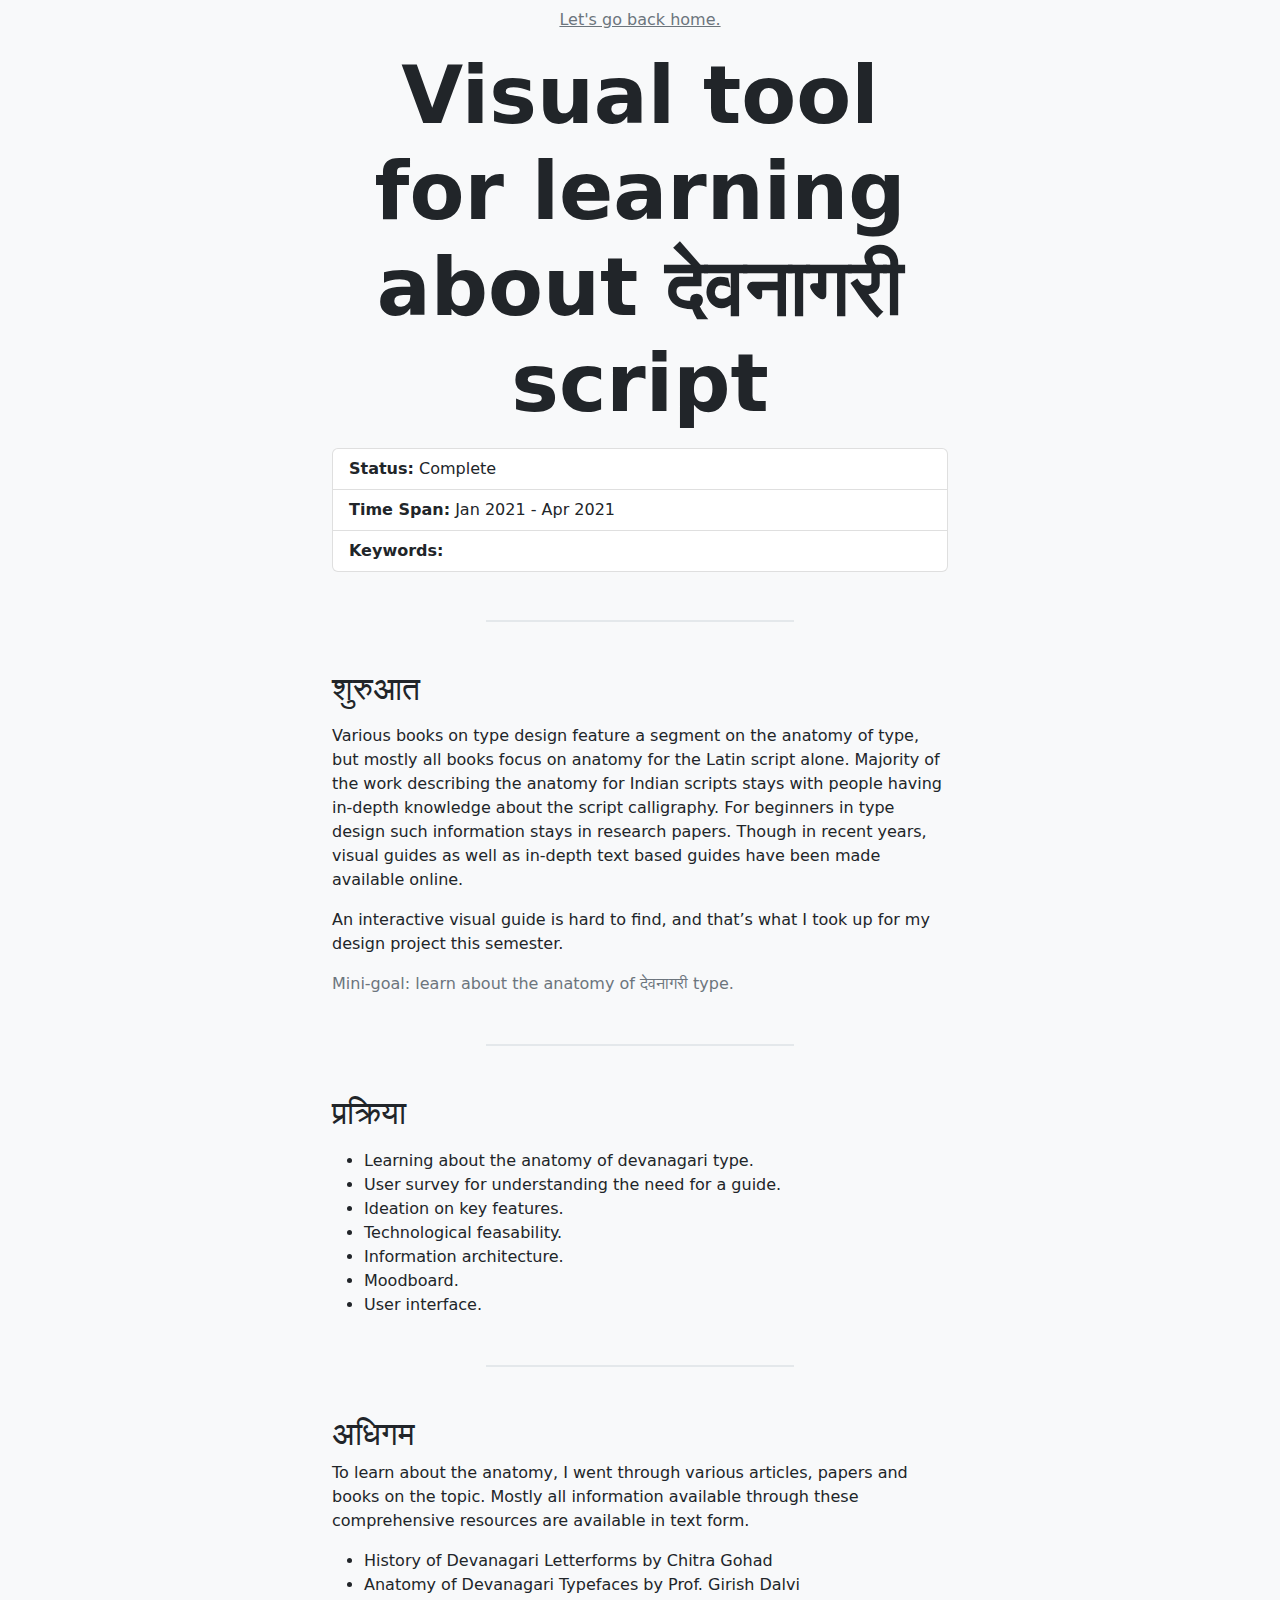
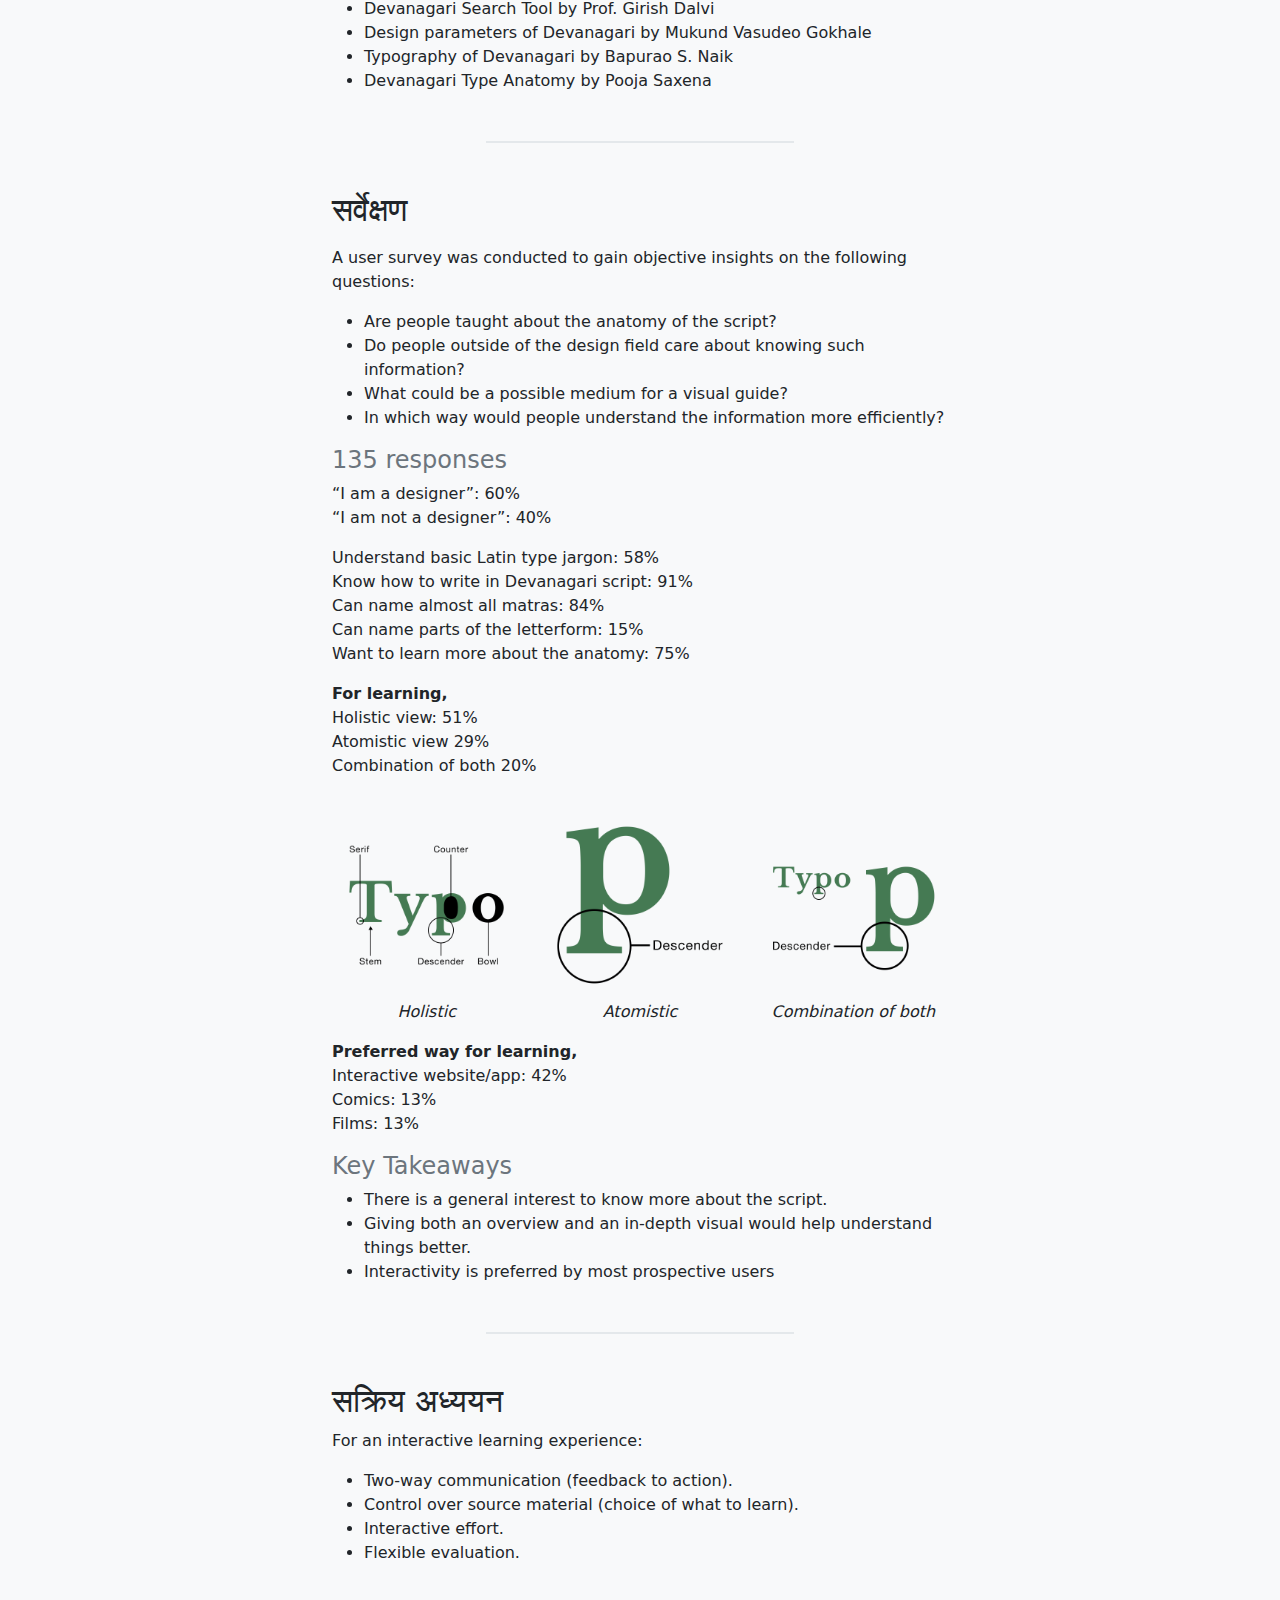
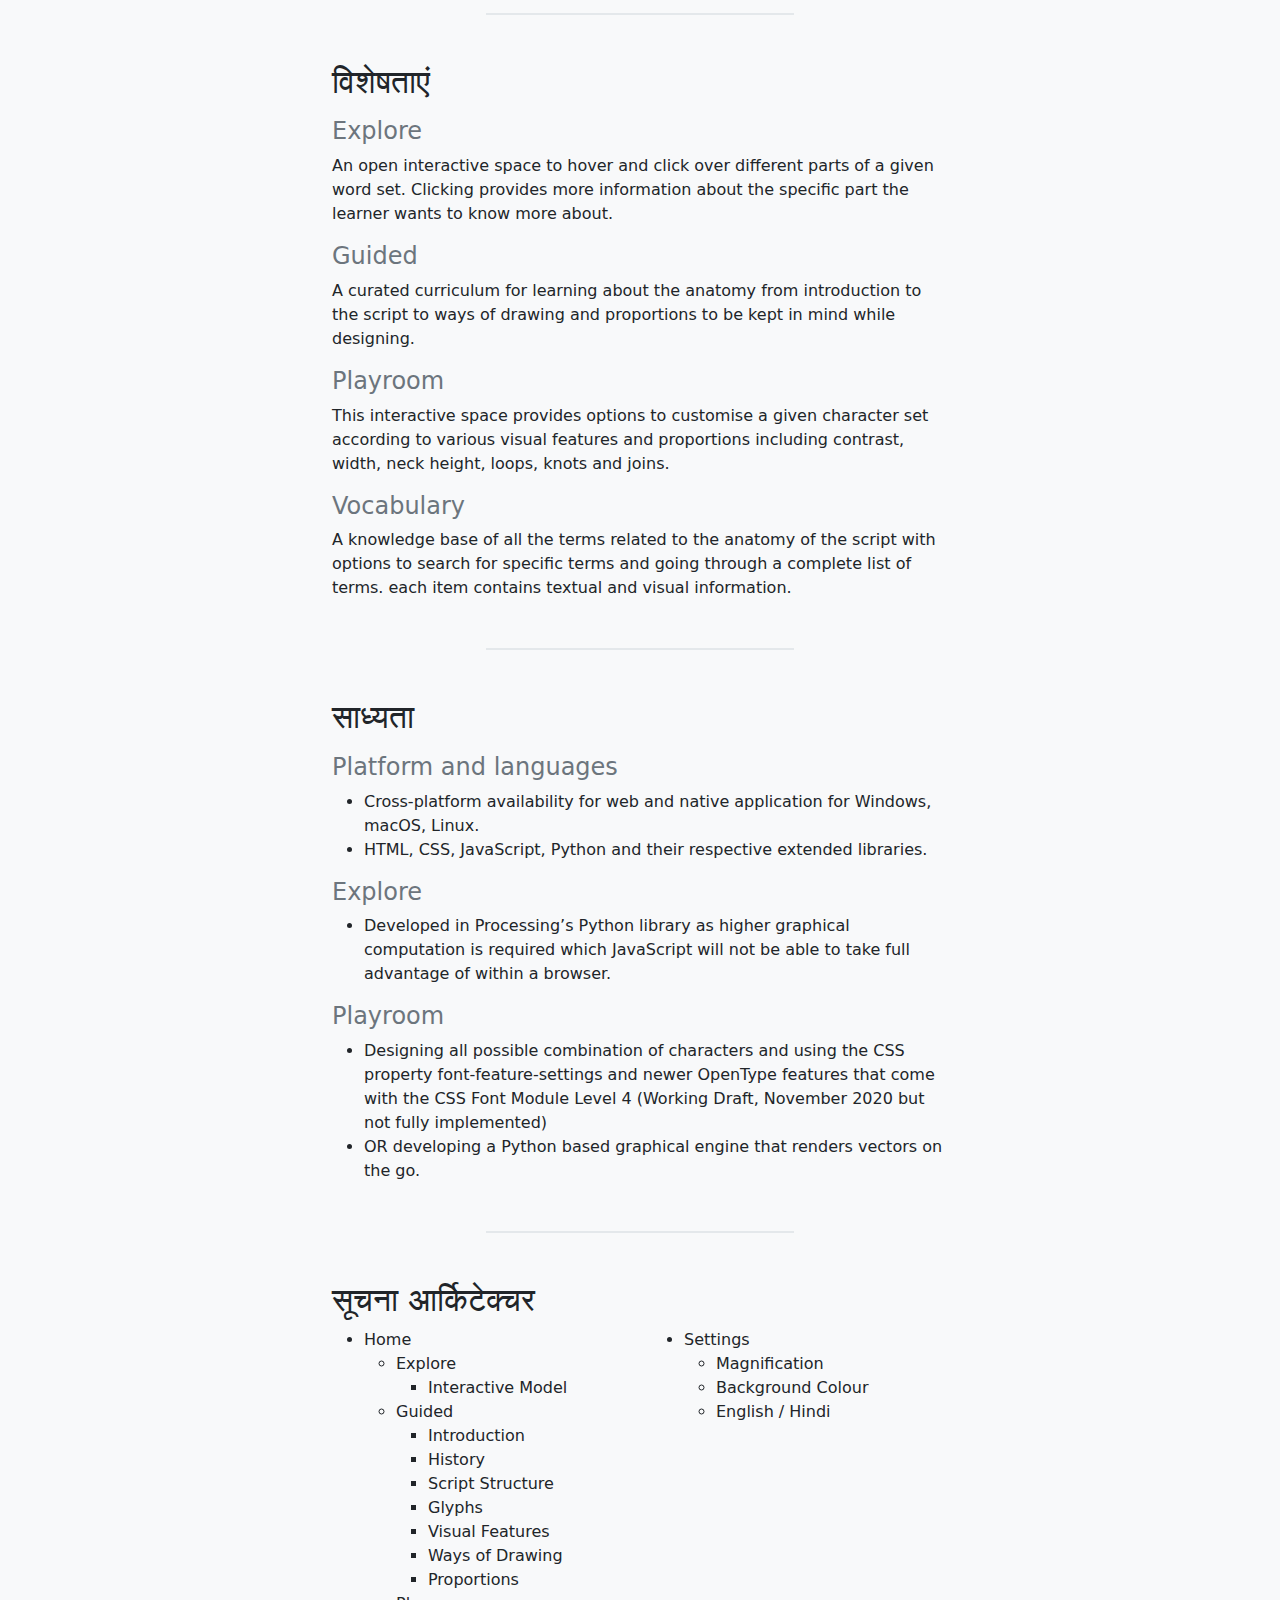
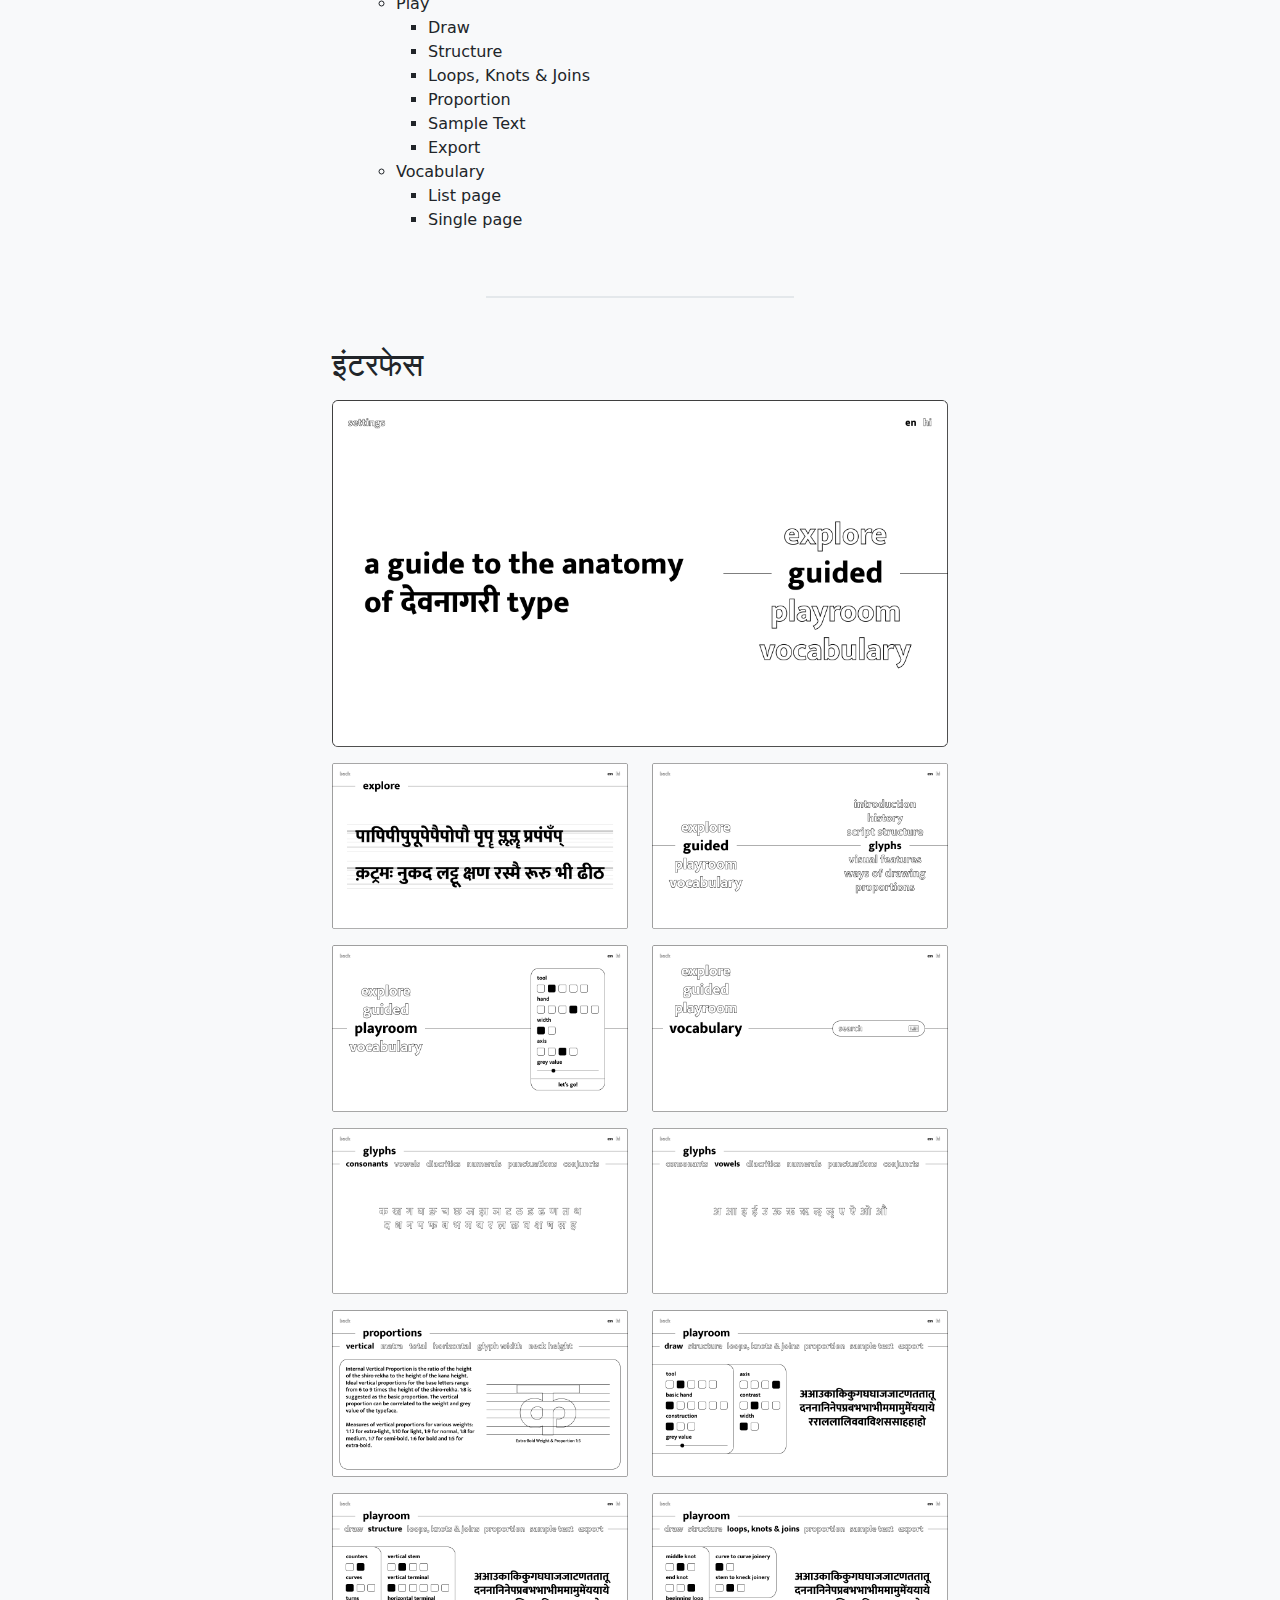
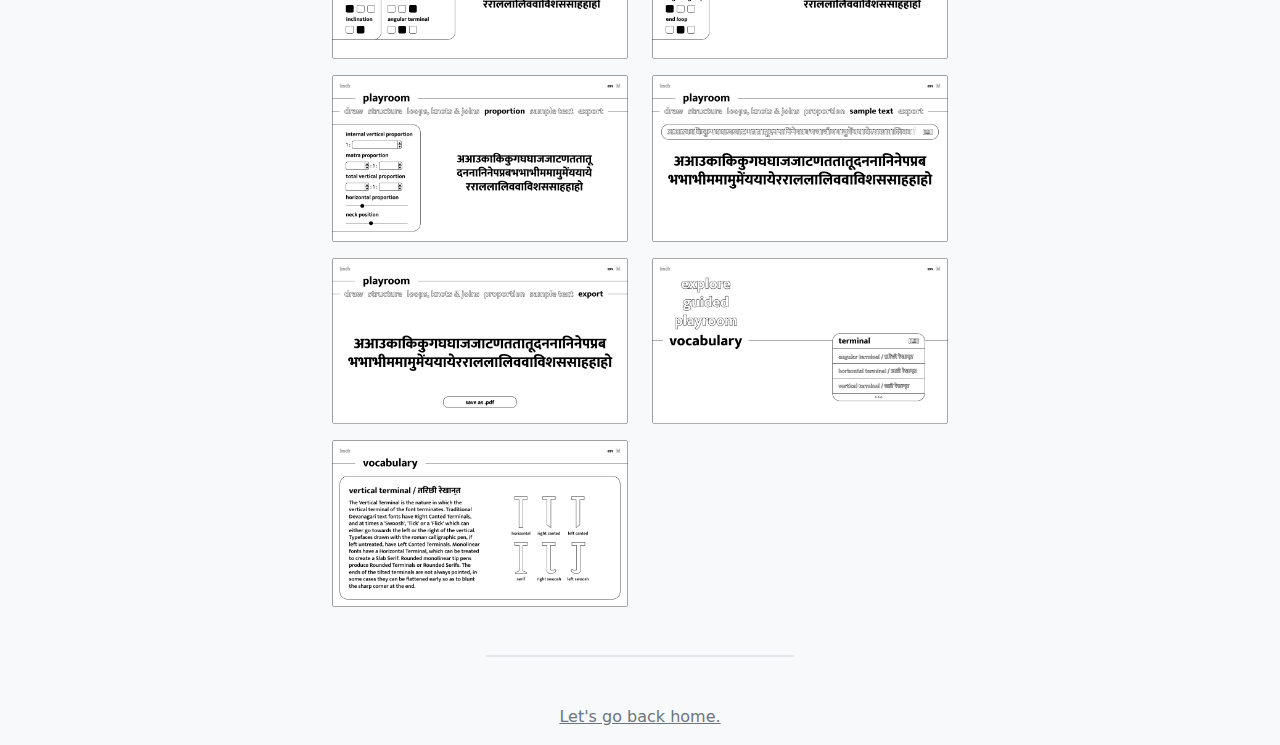
<file: project4.html>
<!doctype html>
    <html lang="en">
    <head>
        <meta charset="utf-8">
        <meta name="viewport" content="width=device-width, initial-scale=1">
        <title>Visual tool for learning about Devanagari script / Chaitanya</title>
        <link href="css/bootstrap.min.css" rel="stylesheet">
        <link rel="stylesheet" href="https://cdn.jsdelivr.net/npm/bootstrap-icons@1.9.1/font/bootstrap-icons.css">
    </head>
    <body class="bg-light my-2">
        <div class="container-fluid">
            <p class="text-center"><a class="text-secondary" href="https://chaitanya.wiki/">Let's go back home.</a></p>
            <div class="row">
                <div class="col-3">
                </div>
                <div class="col-6">
                    <h1 class="display-1 text-center fw-bold">Visual tool for learning about देवनागरी script</h1>
                    <!--<h2 class="text-center text-muted">predictive on-screen keyboard for OTT platforms</h2>-->
                    <ul class="list-group mt-3">
                        <li class="list-group-item"><span class="fw-bold">Status:</span> Complete</li>
                        <li class="list-group-item"><span class="fw-bold">Time Span:</span> Jan 2021 - Apr 2021</li>
                        <li class="list-group-item"><span class="fw-bold">Keywords:</span></li>
                    </ul>
                    <!--<img class="img-fluid mt-3" src="images/project1/img1.png">-->
                    <hr class="border muted opacity-75 my-5 w-50 d-block mx-auto">
                    <h2>शुरुआत</h2>
                    <p class="mt-3">Various books on type design feature a segment on the anatomy of type, but mostly all books
                        focus on anatomy for the Latin script alone. Majority of the work describing the anatomy for Indian
                        scripts stays with people having in-depth knowledge about the script calligraphy. For beginners in type
                        design such information stays in research papers. Though in recent years, visual guides as well as
                    in-depth text based guides have been made available online.</p>
                    <p>An interactive visual guide is hard to find, and that’s what I took up for my design project this
                    semester.</p>
                    <p class="text-muted">Mini-goal: learn about the anatomy of देवनागरी type.</p>
                    <hr class="border muted opacity-75 my-5 w-50 d-block mx-auto">
                    <h2>प्रक्रिया</h2>
                    <ul class="mt-3">
                        <li>Learning about the anatomy of devanagari type.</li>
                        <li>User survey for understanding the need for a guide.</li>
                        <li>Ideation on key features.</li>
                        <li>Technological feasability.</li>
                        <li>Information architecture.</li>
                        <li>Moodboard.</li>
                        <li>User interface.</li>
                    </ul>
                    <hr class="border muted opacity-75 my-5 w-50 d-block mx-auto">
                    <h2>अधिगम</h2>
                    <p>To learn about the anatomy, I went through various articles, papers and books on the topic. Mostly all
                    information available through these comprehensive resources are available in text form.</p>
                    <ul>
                        <li>History of Devanagari Letterforms by Chitra Gohad</li>
                        <li>Anatomy of Devanagari Typefaces by Prof. Girish Dalvi</li>
                        <li>Devanagari Search Tool by Prof. Girish Dalvi</li>
                        <li>Design parameters of Devanagari by Mukund Vasudeo Gokhale</li>
                        <li>Typography of Devanagari by Bapurao S. Naik</li>
                        <li>Devanagari Type Anatomy by Pooja Saxena</li>
                    </ul>
                    <hr class="border muted opacity-75 my-5 w-50 d-block mx-auto">
                    <h2>सर्वेक्षण</h2>
                    <p class="mt-3">A user survey was conducted to gain objective insights on the following questions:</p>
                    <ul>
                        <li>Are people taught about the anatomy of the script?</li>
                        <li>Do people outside of the design field care about knowing such information?</li>
                        <li>What could be a possible medium for a visual guide?</li>
                        <li>In which way would people understand the information more efficiently?</li>
                    </ul>
                    <h4 class="mt-3 h4 text-muted">135 responses</h4>
                    <p>“I am a designer”: 60%<br>“I am not a designer”: 40%</p>
                    <p>Understand basic Latin type jargon: 58%<br>
                        Know how to write in Devanagari script: 91%<br>
                        Can name almost all matras: 84%<br>
                        Can name parts of the letterform: 15%<br>
                    Want to learn more about the anatomy: 75%</p>
                    <p><span class="fw-bold">For learning,</span><br>
                        Holistic view: 51%<br>
                        Atomistic view 29%<br>
                    Combination of both 20%</p>
                    <div class="row">
                        <div class="col">
                            <img class="img-fluid mt-3 mx-auto d-block" src="images/project4/img1.png">
                            <p class="fst-italic text-center">Holistic</p>
                        </div>
                        <div class="col">
                            <img class="img-fluid mt-3 mx-auto d-block" src="images/project4/img2.png">
                            <p class="fst-italic text-center">Atomistic</p>
                        </div>
                        <div class="col">
                            <img class="img-fluid mt-3 mx-auto d-block" src="images/project4/img3.png">
                            <p class="fst-italic text-center">Combination of both</p>
                        </div>
                    </div>
                    <p><span class="fw-bold">Preferred way for learning,</span><br>
                        Interactive website/app: 42%<br>
                        Comics: 13%<br>
                    Films: 13%</p>
                    <h4 class="mt-3 h4 text-muted">Key Takeaways</h4>
                    <ul>
                        <li>There is a general interest to know more about the script.</li>
                        <li>Giving both an overview and an in-depth visual would help understand things better.</li>
                        <li>Interactivity is preferred by most prospective users</li>
                    </ul>
                    <hr class="border muted opacity-75 my-5 w-50 d-block mx-auto">
                    <h2>सक्रिय अध्ययन</h2>
                    <p>For an interactive learning experience:</p>
                    <ul>
                        <li>Two-way communication (feedback to action).</li>
                        <li>Control over source material (choice of what to learn).</li>
                        <li>Interactive effort.</li>
                        <li>Flexible evaluation.</li>
                    </ul>
                    <hr class="border muted opacity-75 my-5 w-50 d-block mx-auto">
                    <h2>विशेषताएं</h2>
                    <h4 class="mt-3 h4 text-muted">Explore</h4>
                    <p>An open interactive space to hover and click over different parts of a given word set. Clicking provides
                    more information about the specific part the learner wants to know more about.</p>
                    <h4 class="mt-3 h4 text-muted">Guided</h4>
                    <p>A curated curriculum for learning about the anatomy from introduction to the script to ways of drawing
                    and proportions to be kept in mind while designing.</p>
                    <h4 class="mt-3 h4 text-muted">Playroom</h4>
                    <p>This interactive space provides options to customise a given character set according to various visual
                    features and proportions including contrast, width, neck height, loops, knots and joins.</p>
                    <h4 class="mt-3 h4 text-muted">Vocabulary</h4>
                    <p>A knowledge base of all the terms related to the anatomy of the script with options to search for
                        specific terms and going through a complete list of terms. each item contains textual and visual
                    information.</p>
                    <hr class="border muted opacity-75 my-5 w-50 d-block mx-auto">
                    <h2>साध्यता</h2>
                    <h4 class="mt-3 h4 text-muted">Platform and languages</h4>
                    <ul>
                        <li>Cross-platform availability for web and native application for Windows, macOS, Linux.</li>
                        <li>HTML, CSS, JavaScript, Python and their respective extended libraries.</li>
                    </ul>
                    <h4 class="mt-3 h4 text-muted">Explore</h4>
                    <ul>
                        <li>Developed in Processing’s Python library as higher graphical computation is required which
                            JavaScript will not be able to take full advantage of within a browser.
                        </li>
                    </ul>
                    <h4 class="mt-3 h4 text-muted">Playroom</h4>
                    <ul>
                        <li>Designing all possible combination of characters and using the CSS property font-feature-settings
                            and newer OpenType features that come with the CSS Font Module Level 4 (Working Draft, November 2020
                            but not fully implemented)
                        </li>
                        <li>OR developing a Python based graphical engine that renders vectors on the go.</li>
                    </ul>
                    <hr class="border muted opacity-75 my-5 w-50 d-block mx-auto">
                    <h2>सूचना आर्किटेक्चर</h2>
                    <div class="row">
                        <div class="col">
                            <ul>
                                <li>Home
                                    <ul>
                                        <li>Explore
                                            <ul>
                                                <li>Interactive Model</li>
                                            </ul>
                                        </li>
                                        <li>Guided
                                            <ul>
                                                <li>Introduction</li>
                                                <li>History</li>
                                                <li>Script Structure</li>
                                                <li>Glyphs</li>
                                                <li>Visual Features</li>
                                                <li>Ways of Drawing</li>
                                                <li>Proportions</li>
                                            </ul>
                                        </li>
                                        <li>Play
                                            <ul>
                                                <li>Draw</li>
                                                <li>Structure</li>
                                                <li>Loops, Knots & Joins</li>
                                                <li>Proportion</li>
                                                <li>Sample Text</li>
                                                <li>Export</li>
                                            </ul>
                                        </li>
                                        <li>Vocabulary
                                            <ul>
                                                <li>List page</li>
                                                <li>Single page</li>
                                            </ul>
                                        </li>
                                    </ul>
                                </li>
                            </ul>
                        </div>
                        <div class="col">
                            <ul>
                                <li>Settings
                                    <ul>
                                        <li>Magnification</li>
                                        <li>Background Colour</li>
                                        <li>English / Hindi</li>
                                    </ul>
                                </li>
                            </ul>
                        </div>
                    </div>
                    <hr class="border muted opacity-75 my-5 w-50 d-block mx-auto">
                    <h2>इंटरफेस</h2>
                    <img class="img-fluid mt-3 mx-auto d-block" src="images/project4/home.png">
                    <div class="row">
                        <div class="col">
                            <img class="img-fluid mt-3 mx-auto d-block" src="images/project4/explore2.png">
                            <img class="img-fluid mt-3 mx-auto d-block" src="images/project4/playroom1.png">
                            <img class="img-fluid mt-3 mx-auto d-block" src="images/project4/glyphs1.png">
                            <img class="img-fluid mt-3 mx-auto d-block" src="images/project4/proportions1.png">
                            <img class="img-fluid mt-3 mx-auto d-block" src="images/project4/playroom3.png">
                            <img class="img-fluid mt-3 mx-auto d-block" src="images/project4/playroom5.png">
                            <img class="img-fluid mt-3 mx-auto d-block" src="images/project4/playroom7.png">
                            <img class="img-fluid mt-3 mx-auto d-block" src="images/project4/vocabulary3.png">
                        </div>
                        <div class="col">
                            <img class="img-fluid mt-3 mx-auto d-block" src="images/project4/guided1.png">
                            <img class="img-fluid mt-3 mx-auto d-block" src="images/project4/vocabulary1.png">
                            <img class="img-fluid mt-3 mx-auto d-block" src="images/project4/glyphs2.png">
                            <img class="img-fluid mt-3 mx-auto d-block" src="images/project4/playroom2.png">
                            <img class="img-fluid mt-3 mx-auto d-block" src="images/project4/playroom4.png">
                            <img class="img-fluid mt-3 mx-auto d-block" src="images/project4/playroom6.png">
                            <img class="img-fluid mt-3 mx-auto d-block" src="images/project4/vocabulary2.png">
                        </div>
                    </div>
                    <hr class="border muted opacity-75 my-5 w-50 d-block mx-auto">
                </div>
                <div class="col-3">
                </div>
            </div>
            <p class="text-center"><a class="text-secondary" href="https://chaitanya.wiki/">Let's go back home.</a></p>
        </div>
        <script src="js/bootstrap.bundle.min.js"></script>
        <script data-goatcounter="https://chaitanya.goatcounter.com/count" async src="//gc.zgo.at/count.js"></script>
    </body>
    </html>
</file>
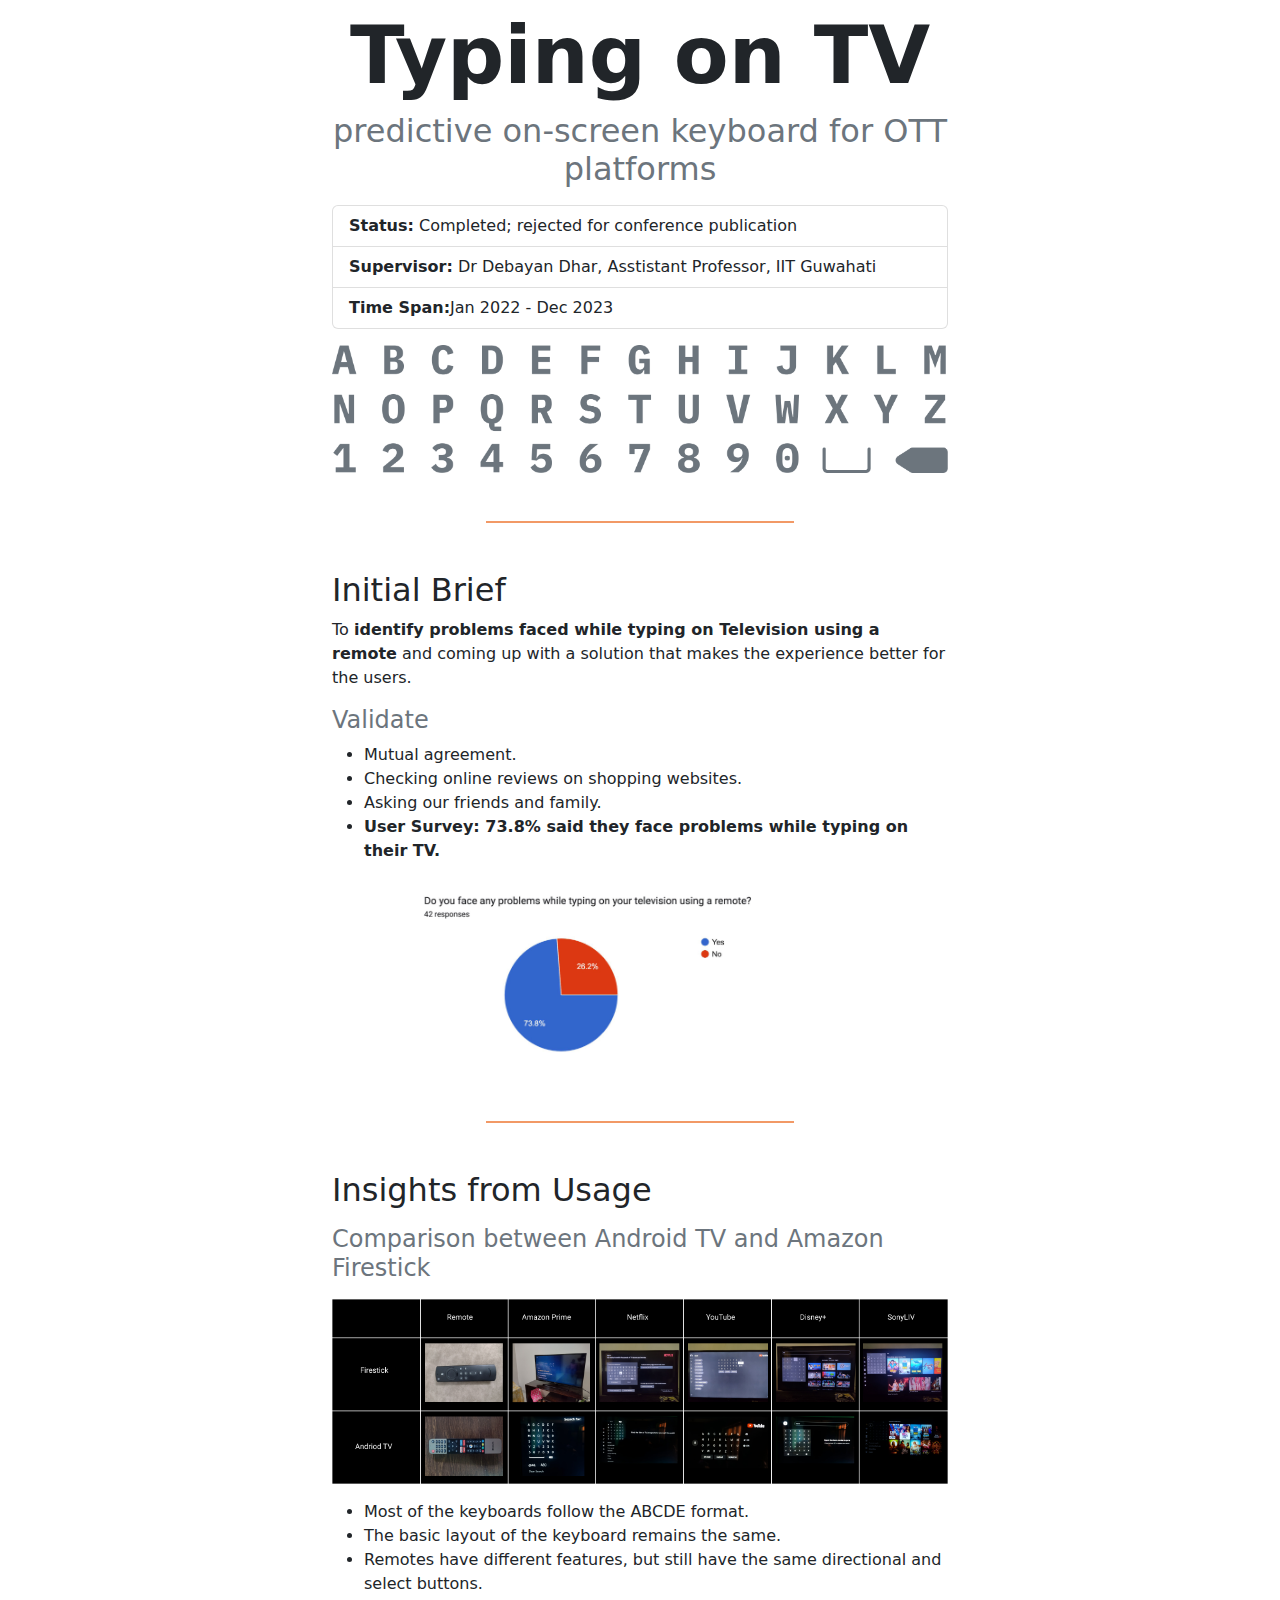
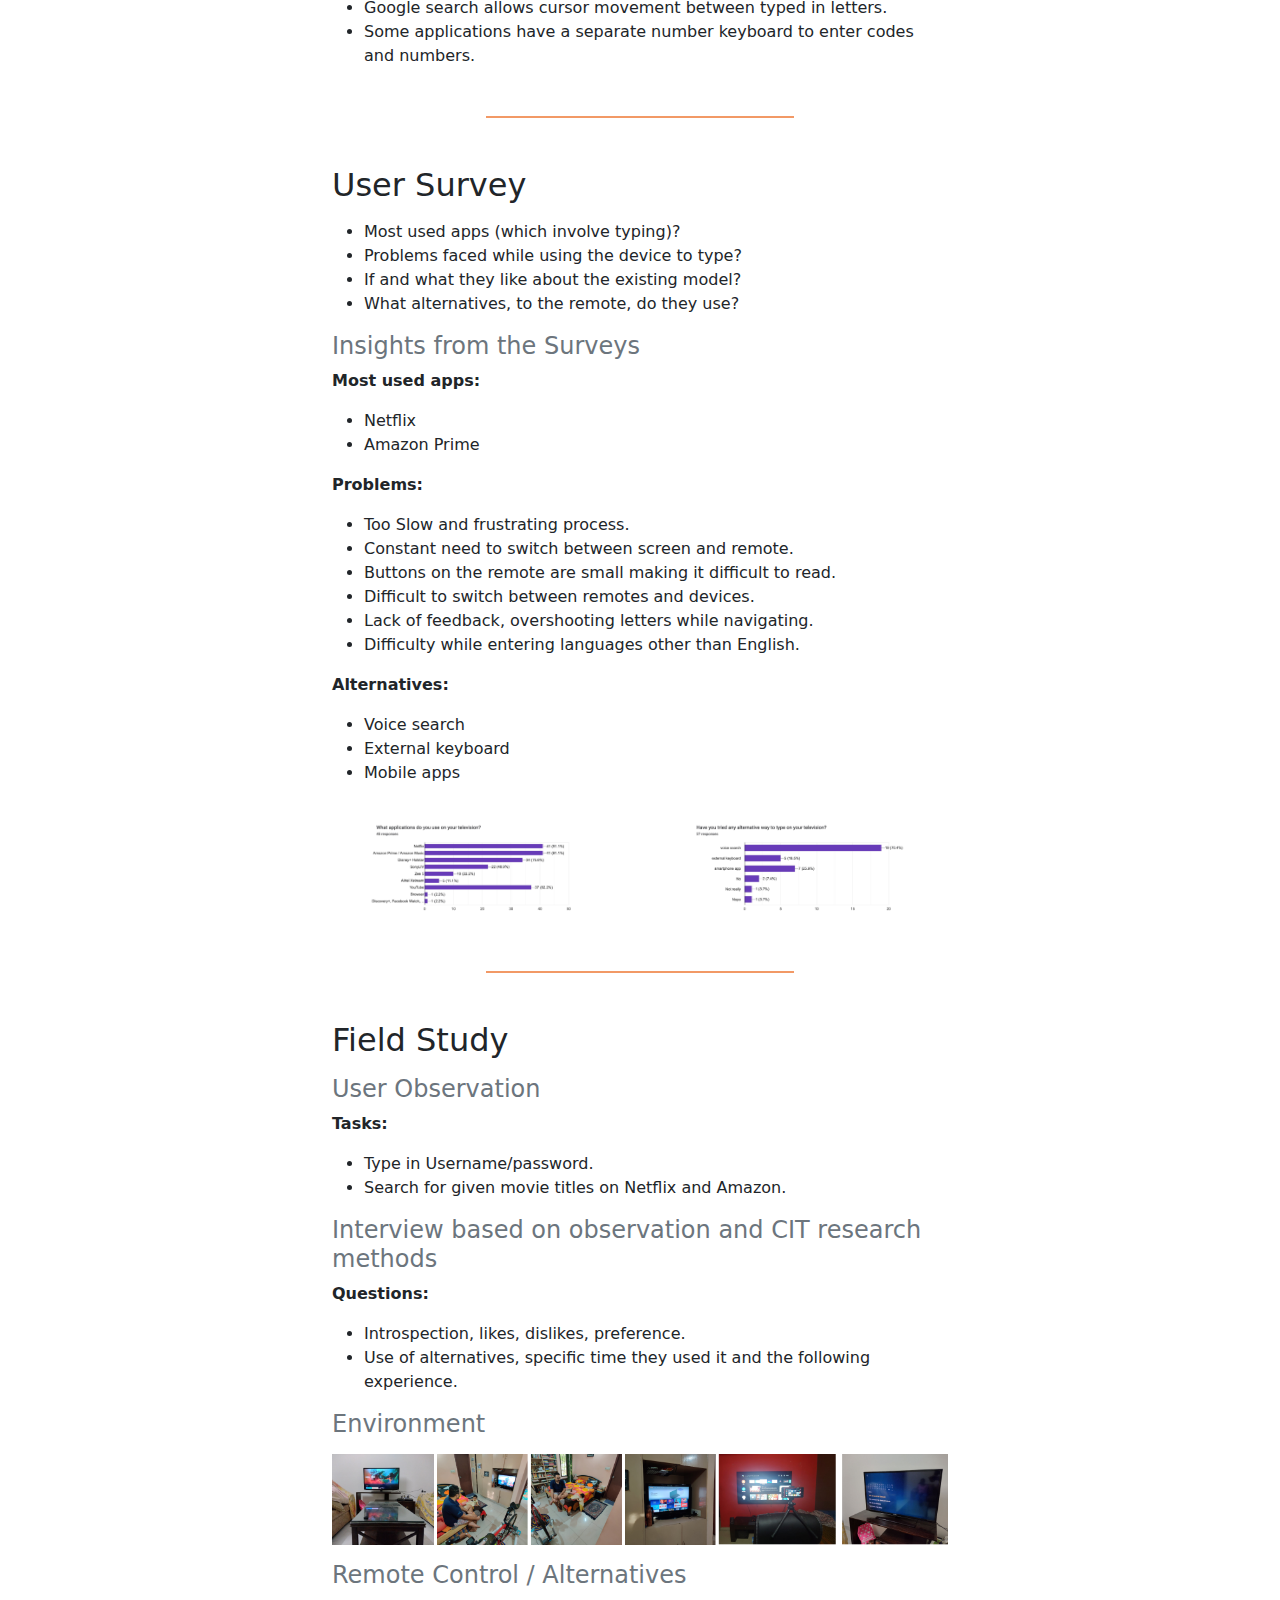
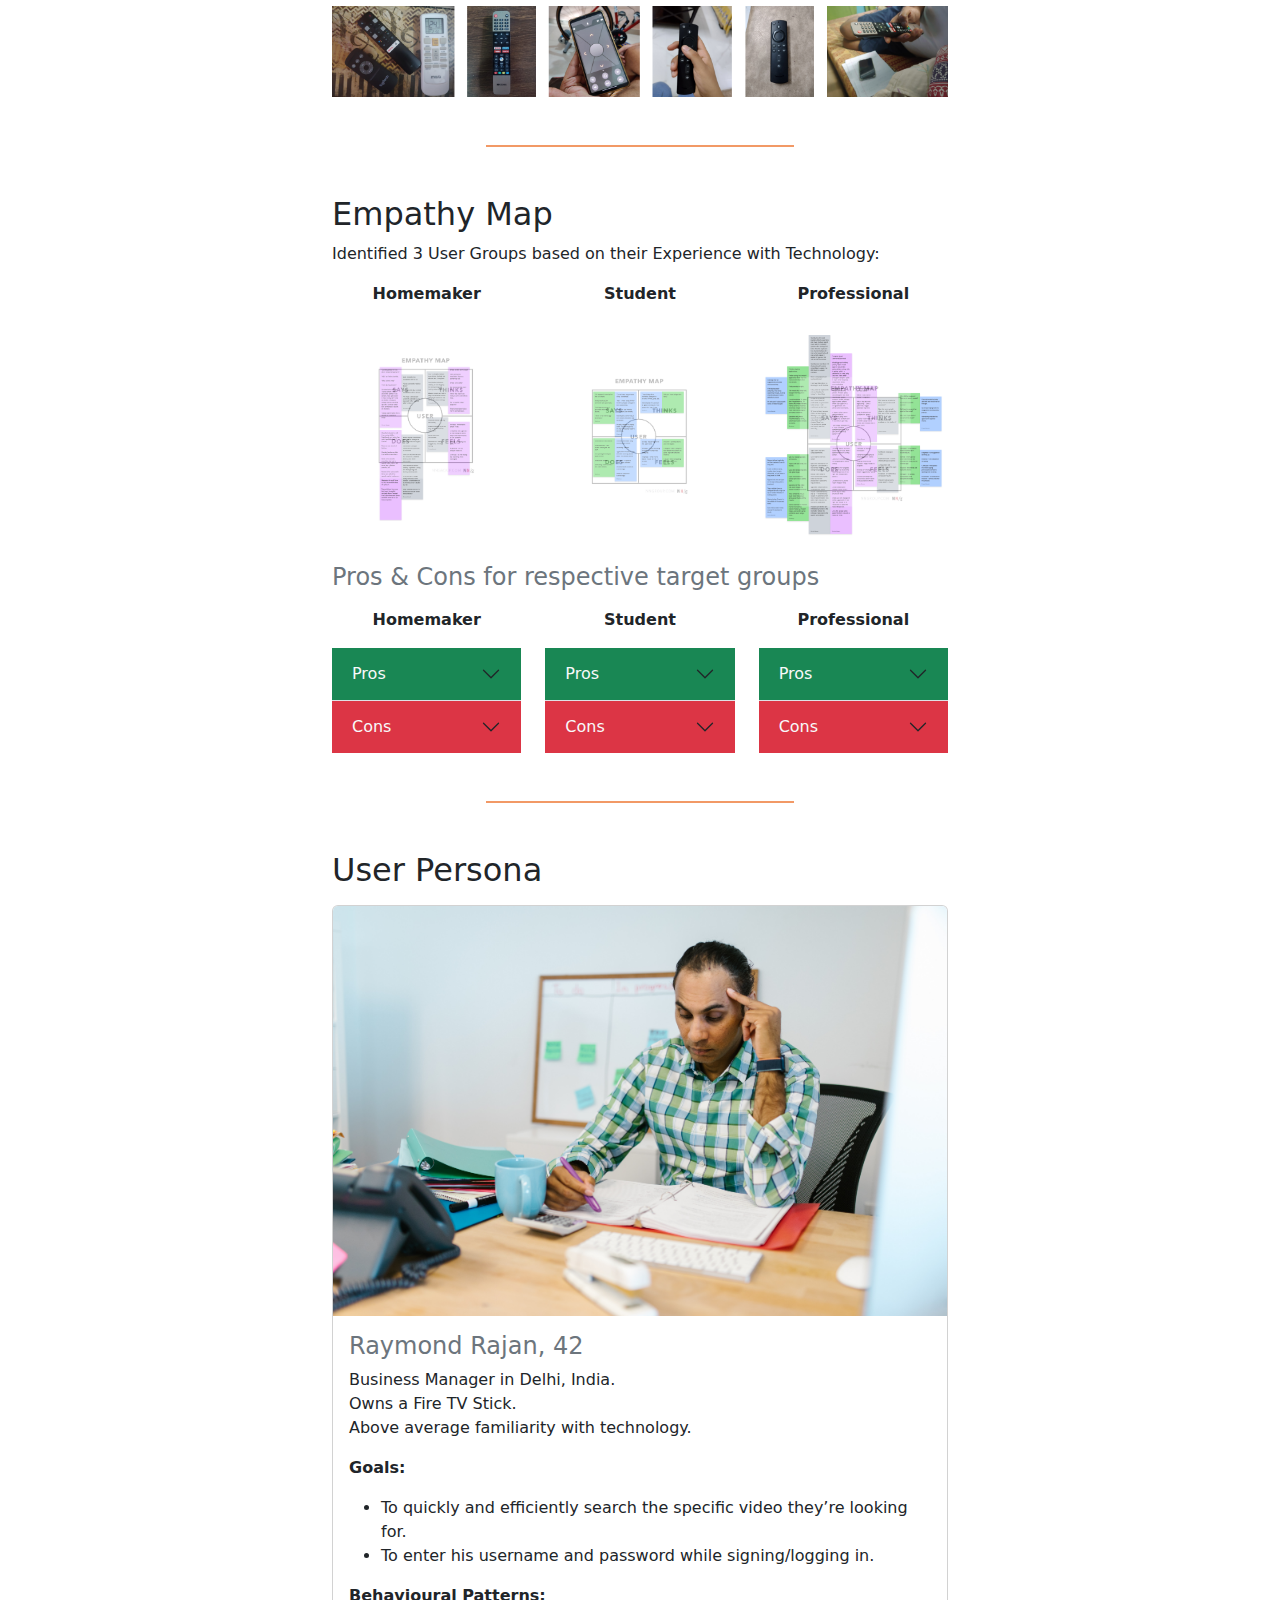
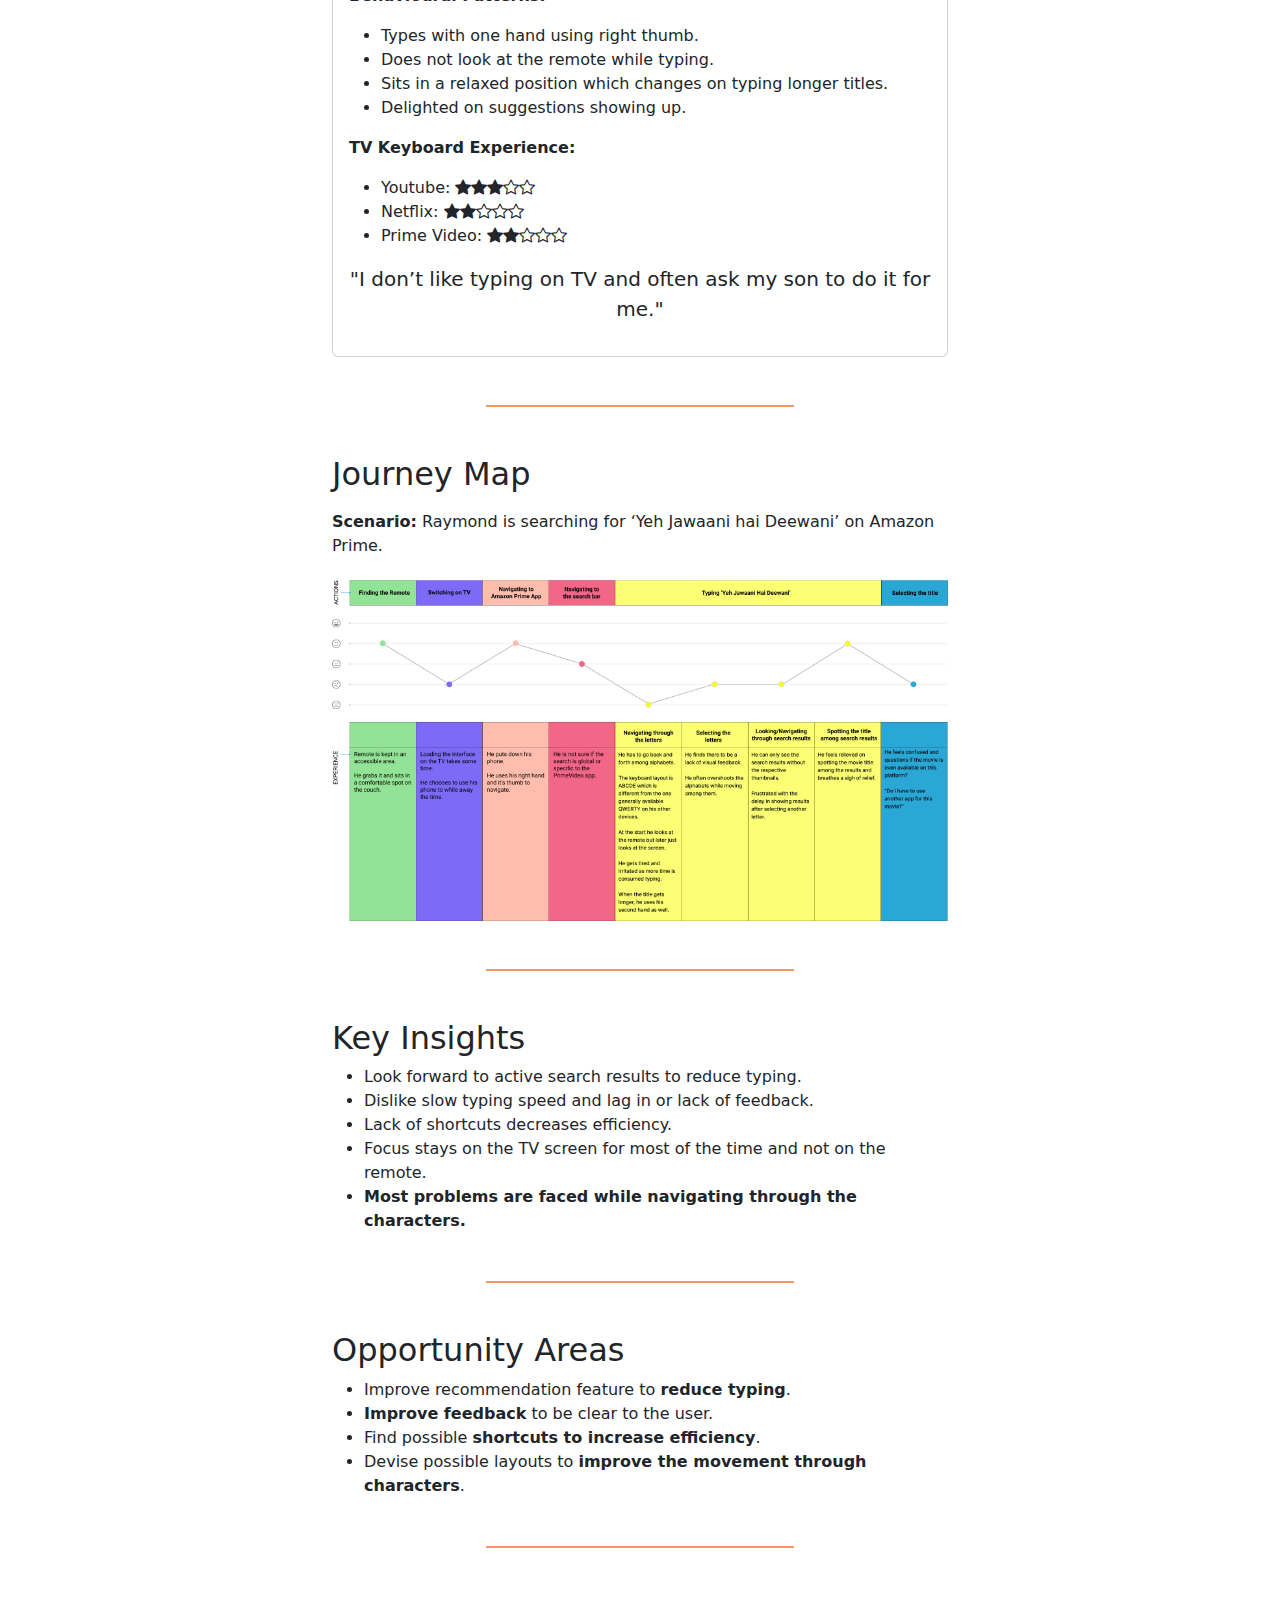
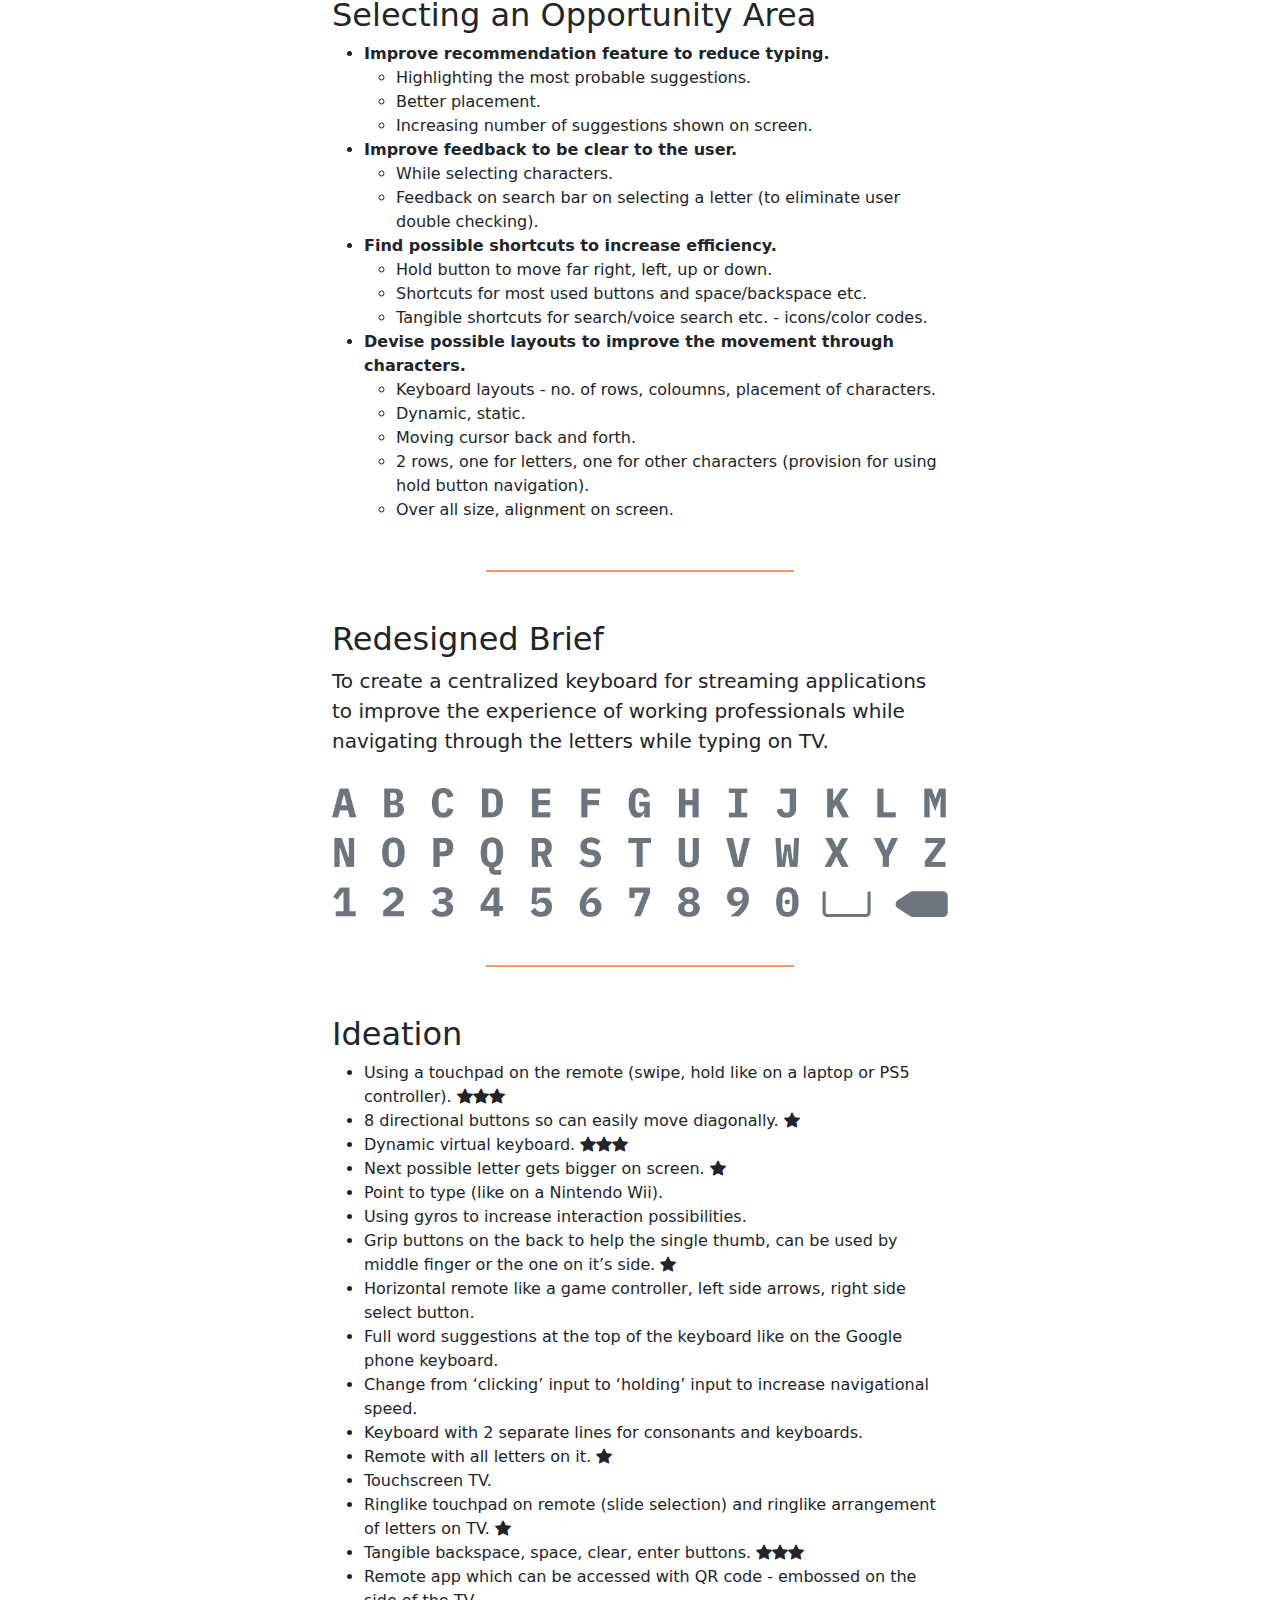
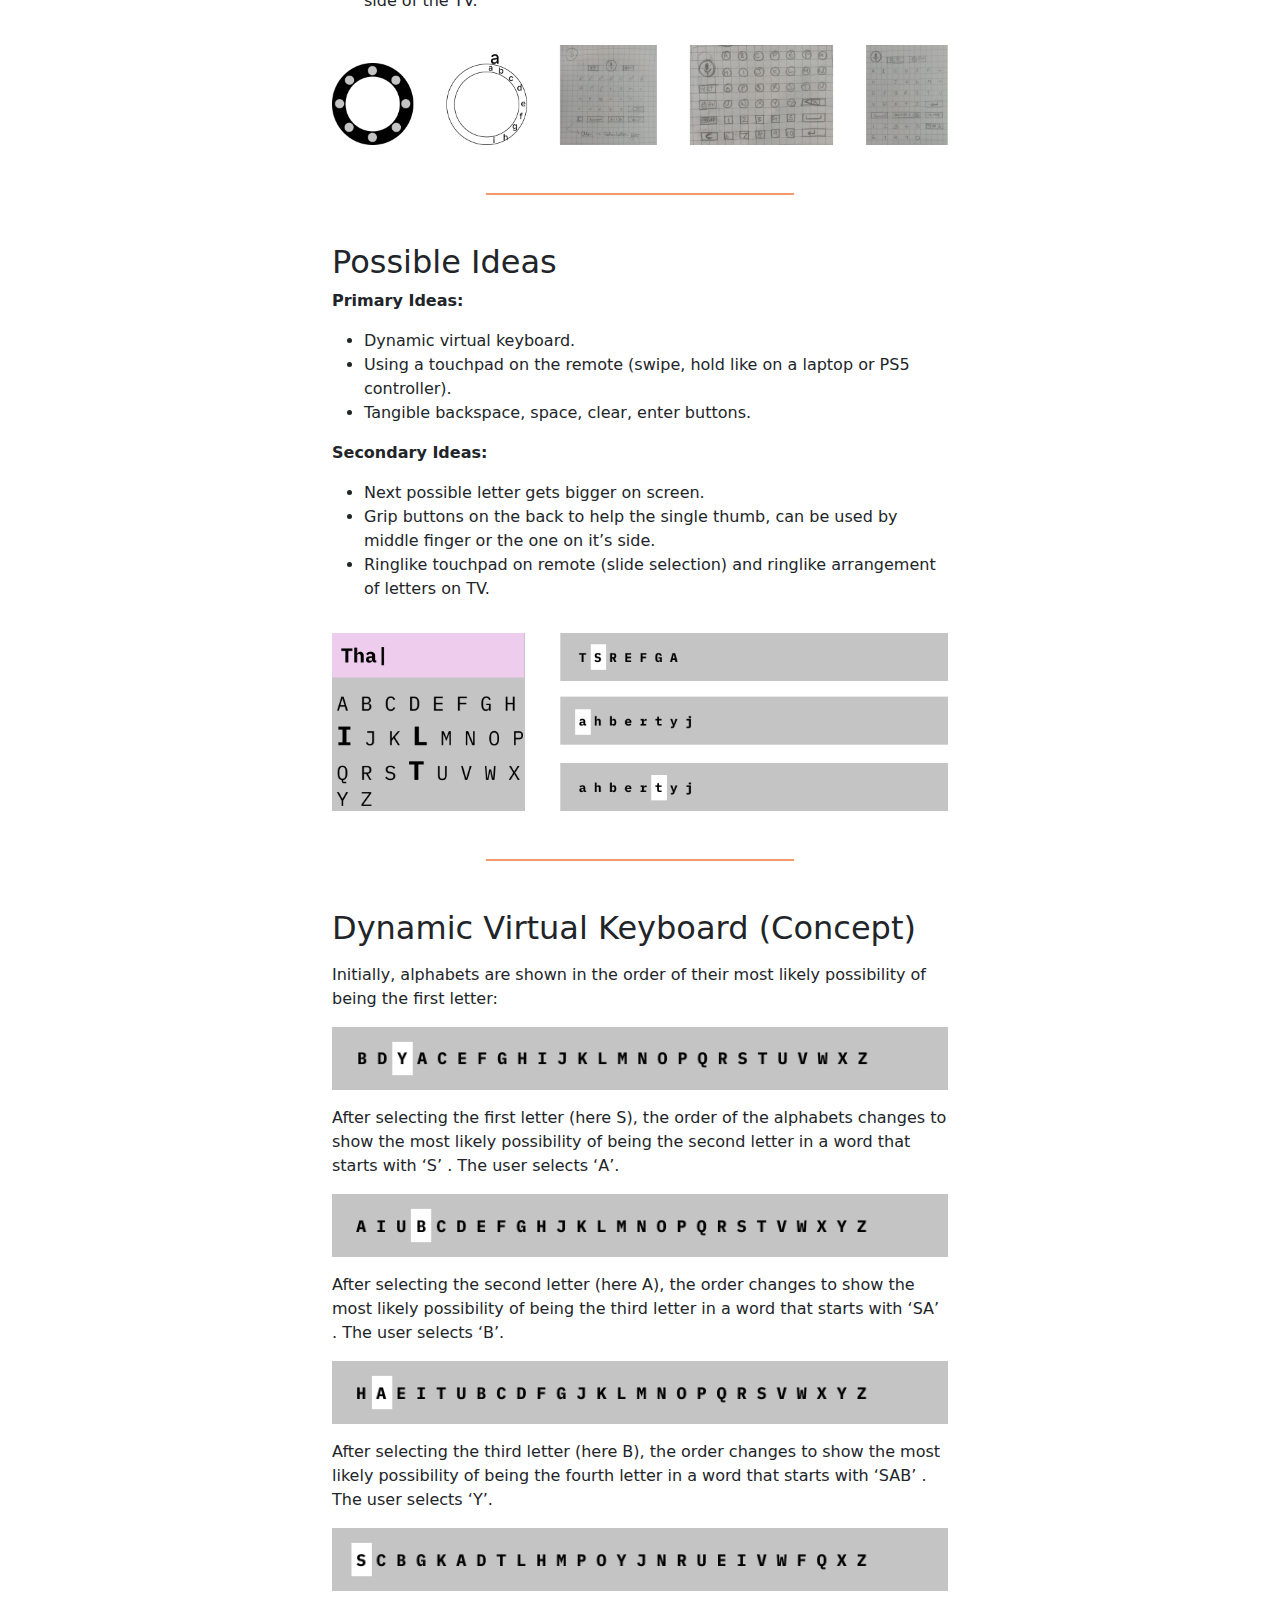
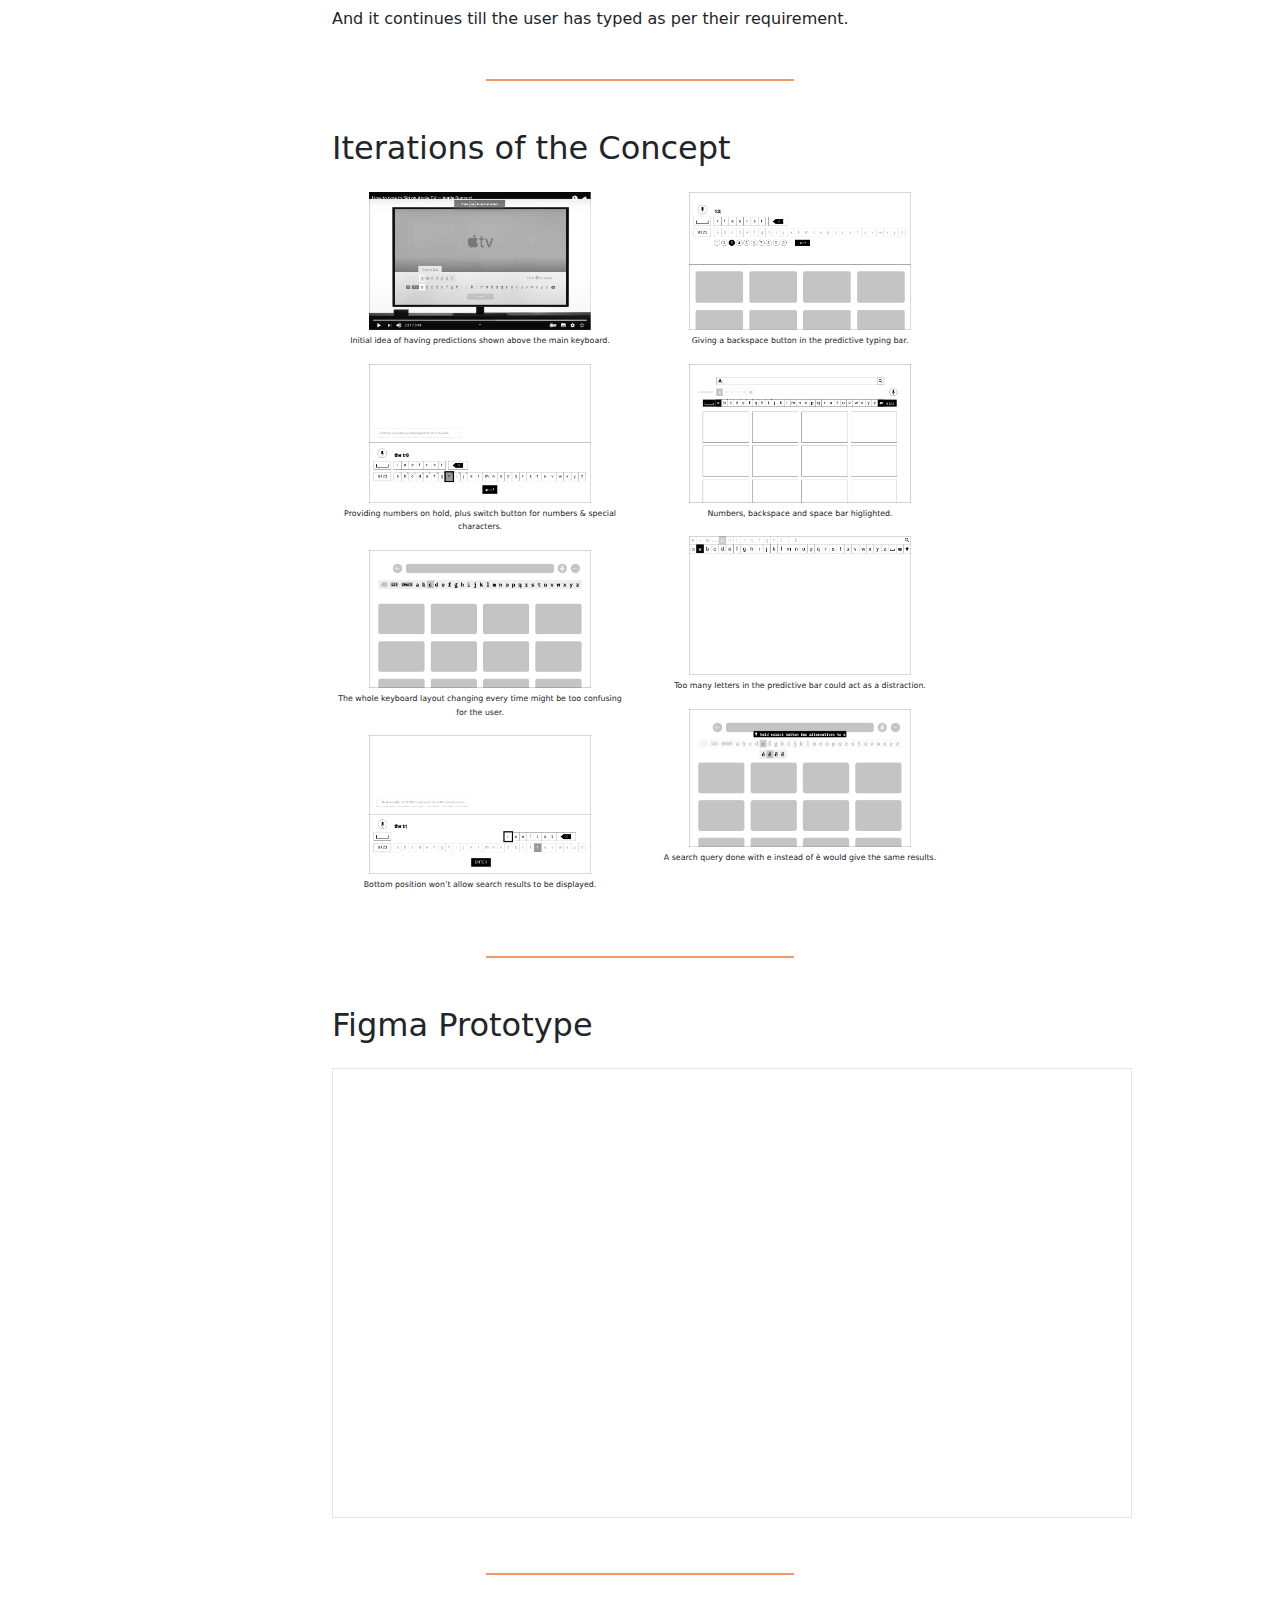
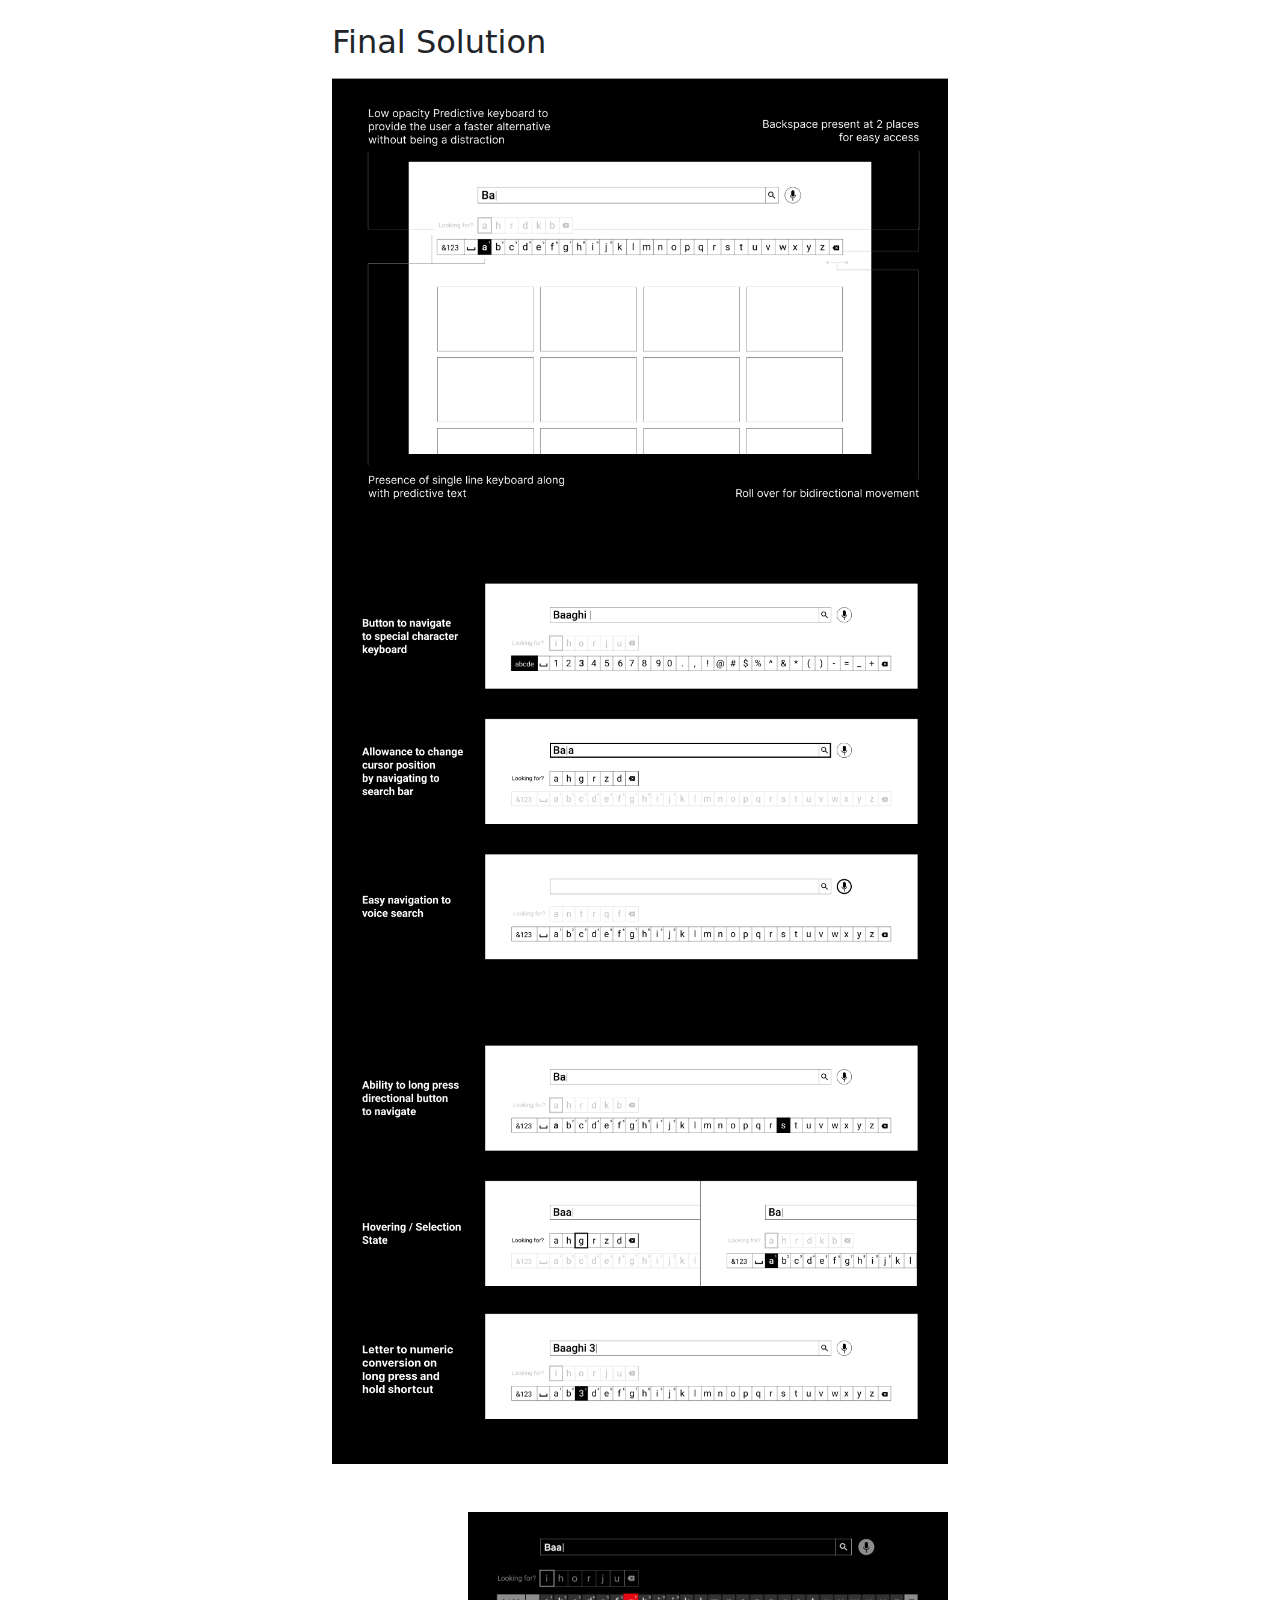
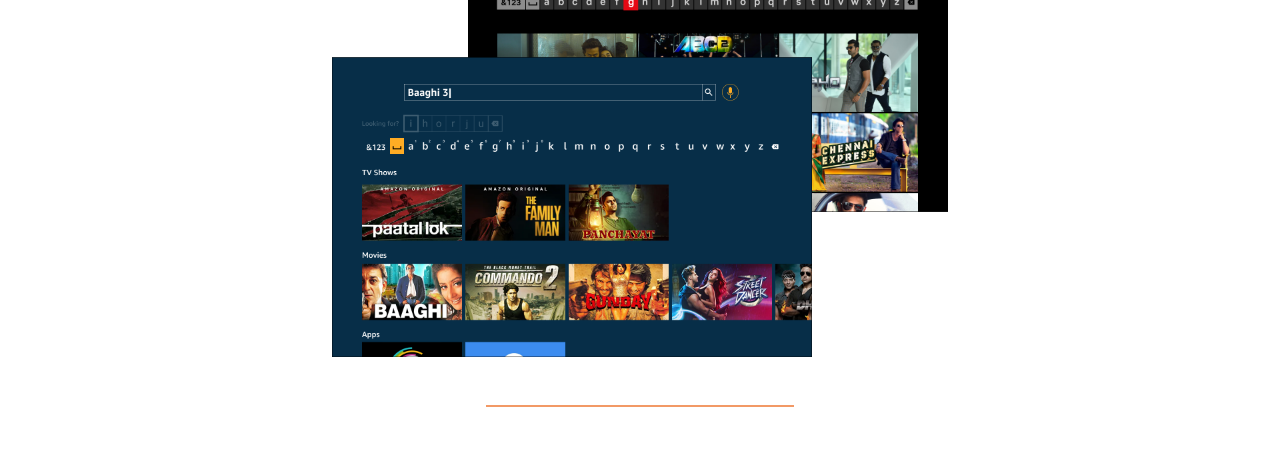
<file: typing.html>
<!doctype html>
<html lang="en">
<head>
    <meta charset="utf-8">
    <meta name="viewport" content="width=device-width, initial-scale=1">
    <title>Typing on TV / Chaitanya</title>
    <link href="css/bootstrap.min.css" rel="stylesheet">
    <link rel="stylesheet" href="https://cdn.jsdelivr.net/npm/bootstrap-icons@1.9.1/font/bootstrap-icons.css">
    <link href="css/style1.css" rel="stylesheet">
</head>
<body class="bg-white my-2">
<!--     <nav class="navbar bg-white">
            <div class="container-fluid align-items-center justify-content-center justify-content-lg-start mt-2">
                <a class="btn btn-outline-primary fw-bold btn-sm" href="https://chaitanya.wiki/" id="project2button"><i class="bi bi-arrow-left-square-fill"></i> Let's go back home</a>
            </div>
        </nav> -->
    <div class="container-fluid">
        <div class="row">
            <div class="col-3">
            </div>
            <div class="col-6">
                <h1 class="display-1 text-center fw-bold">Typing on TV</h1>
                <h2 class="text-center text-muted">predictive on-screen keyboard for OTT platforms</h2>
                <ul class="list-group mt-3">
                    <li class="list-group-item"><span class="fw-bold">Status:</span> Completed; rejected for conference publication</li>
                    <li class="list-group-item"><span class="fw-bold">Supervisor:</span> Dr Debayan Dhar, Asstistant Professor, IIT Guwahati</li>
                    <li class="list-group-item"><span class="fw-bold">Time Span:</span>Jan 2022 - Dec 2023</li>
                </ul>
                <img class="img-fluid mt-3" src="images/project2/img1.png">
                <hr class="border muted opacity-75 my-5 w-50 d-block mx-auto border-EE7733">
                <h2>Initial Brief</h2>
                <p>To <span class="fw-bold">identify problems faced while typing on Television using a remote</span> and coming up with a solution that makes the experience better for the users.</p>
                <h3 class="mt-3 h4 text-muted">Validate</h3>
                <ul>
                    <li>Mutual agreement.</li>
                    <li>Checking online reviews on shopping websites.</li>
                    <li>Asking our friends and family.</li>
                    <li class="fw-bold">User Survey: 73.8% said they face problems while typing on their TV.</li>
                </ul>
                <img class="img-fluid mt-3 mx-auto d-block w-75" src="images/project2/chart1.png">
                <hr class="border muted opacity-75 my-5 w-50 d-block mx-auto border-EE7733">
                <h2>Insights from Usage</h2>
                <h3 class="mt-3 h4 text-muted">Comparison between Android TV and Amazon Firestick</h3>
                <img class="img-fluid mt-3 mx-auto d-block" src="images/project2/img2.png">
                <ul class="mt-3">
                    <li>Most of the keyboards follow the ABCDE format.</li>
                    <li>The basic layout of the keyboard remains the same.</li>
                    <li>Remotes have different features, but still have the same directional and select buttons.</li>
                    <li>Google search allows cursor movement between typed in letters.</li>
                    <li>Some applications have a separate number keyboard to enter codes and numbers.</li>
                </ul>
                <hr class="border muted opacity-75 my-5 w-50 d-block mx-auto border-EE7733">
                <h2>User Survey</h2>
                <ul class="mt-3">
                    <li>Most used apps (which involve typing)?</li>
                    <li>Problems faced while using the device to type?</li>
                    <li>If and what they like about the existing model?</li>
                    <li>What alternatives, to the remote, do they use?</li>
                </ul>
                <h3 class="mt-3 h4 text-muted">Insights from the Surveys</h3>
                <p class="fw-bold">Most used apps:</p>
                <ul>
                    <li>Netflix</li>
                    <li>Amazon Prime</li>
                </ul>
                <p class="fw-bold">Problems:</p>
                <ul>
                    <li>Too Slow and frustrating process.</li>
                    <li>Constant need to switch between screen and remote.</li>
                    <li>Buttons on the remote are small making it difficult to read.</li>
                    <li>Difficult to switch between remotes and devices.</li>
                    <li>Lack of feedback, overshooting letters while navigating.</li>
                    <li>Difficulty while entering languages other than English.</li>
                </ul>
                <p class="fw-bold">Alternatives:</p>
                <ul>
                    <li>Voice search</li>
                    <li>External keyboard</li>
                    <li>Mobile apps</li>
                </ul>
                <div class="row">
                    <div class="col">
                        <img class="img-fluid mt-3 mx-auto d-block w-75" src="images/project2/chart2.png">
                    </div>
                    <div class="col">
                        <img class="img-fluid mt-3 mx-auto d-block w-75" src="images/project2/chart3.png">
                    </div>
                </div>
                <hr class="border muted opacity-75 my-5 w-50 d-block mx-auto border-EE7733">
                <h2>Field Study</h2>
                <h3 class="mt-3 h4 text-muted">User Observation</h3>
                <p class="fw-bold">Tasks:</p>
                <ul>
                    <li>Type in Username/password.</li>
                    <li>Search for given movie titles on Netflix and Amazon.</li>
                </ul>
                <h3 class="mt-3 h4 text-muted">Interview based on observation and CIT research methods</h3>
                <p class="fw-bold">Questions:</p>
                <ul>
                    <li>Introspection, likes, dislikes, preference.</li>
                    <li>Use of alternatives, specific time they used it and the following experience.</li>
                </ul>
                <h3 class="mt-3 h4 text-muted">Environment</h3>
                <img class="img-fluid mt-3 mx-auto d-block" src="images/project2/img3.png">
                <h3 class="mt-3 h4 text-muted">Remote Control / Alternatives</h3>
                <img class="img-fluid mt-3 mx-auto d-block" src="images/project2/img4.png">
                <hr class="border muted opacity-75 my-5 w-50 d-block mx-auto border-EE7733">
                <h2>Empathy Map</h2>
                <p>Identified 3 User Groups based on their Experience with Technology:</p>
                <div class="row mt-3">
                    <div class="col">
                        <p class="fw-bold text-center">Homemaker</p>
                        <img class="img-fluid mt-3 mx-auto d-block" src="images/project2/img5.png">
                    </div>
                    <div class="col">
                        <p class="fw-bold text-center">Student</p>
                        <img class="img-fluid mt-3 mx-auto d-block" src="images/project2/img6.png">
                    </div>
                    <div class="col">
                        <p class="fw-bold text-center">Professional</p>
                        <img class="img-fluid mt-3 mx-auto d-block" src="images/project2/img7.png">
                    </div>
                </div>
                <h3 class="mt-3 h4 text-muted">Pros & Cons for respective target groups</h3>
                <div class="row mt-3">
                    <div class="col">
                        <p class="fw-bold text-center">Homemaker</p>
                        <div class="accordion accordion-flush" id="accordionHomemaker">
                            <div class="accordion-item">
                                <h2 class="accordion-header" id="headingHP">
                                    <button class="accordion-button collapsed bg-success text-light" type="button" data-bs-toggle="collapse" data-bs-target="#collapseHP" aria-expanded="false" aria-controls="collapseHP">Pros</button>
                                </h2>
                                <div id="collapseHP" class="accordion-collapse collapse" aria-labelledby="headingHP" data-bs-parent="#accordionHomemaker">
                                    <div class="accordion-body">
                                        <ul>
                                            <li>Large keyboard interface at the centre of the screen (Youtube)</li>
                                            <li>Prefers search result suggestions showing up after typing a few letters.</li>
                                        </ul>
                                    </div>
                                </div>
                            </div>
                            <div class="accordion-item">
                                <h2 class="accordion-header" id="headingHC">
                                    <button class="accordion-button collapsed bg-danger text-light" type="button" data-bs-toggle="collapse" data-bs-target="#collapseHC" aria-expanded="false" aria-controls="collapseHC">Cons
                                    </button>
                                </h2>
                                <div id="collapseHC" class="accordion-collapse collapse" aria-labelledby="headingHC" data-bs-parent="#accordionHomemaker">
                                    <div class="accordion-body">
                                        <ul>
                                            <li>Distractions in the external environment.</li>
                                            <li>Voice search not giving the results user wants</li>
                                            <li>The alphabet placement on the virtual keyboard is hard to remember.</li>
                                            <li>Not used to the button placement on the remote.</li><li>No feedback if the buttons are pressed or not.</li>
                                            <li>Dislike towards the thought of typing on TV.</li>
                                            <li>Can’t change cursor position, so there is a fear of using the backspace and typing again.</li>
                                            <li>Placement of shows changes in pre-existing lists and categories.</li>
                                            <li>Delayed feedback (Prime).</li>
                                            <li>Does not always know which show is available on which platform.</li>
                                            <li>Vision constantly shifts between TV screen and remote to check if input was registered.</li>
                                            <li>The selection on virtual keyboard does not go from bottom back to the top.</li>
                                            <li>Need to transfer task to another user.</li>
                                        </ul>
                                    </div>
                                </div>
                            </div>
                        </div>
                    </div>
                    <div class="col">
                        <p class="fw-bold text-center">Student</p>
                        <div class="accordion accordion-flush" id="accordionStudent">
                            <div class="accordion-item">
                                <h2 class="accordion-header" id="headingSP">
                                    <button class="accordion-button collapsed bg-success text-light" type="button" data-bs-toggle="collapse" data-bs-target="#collapseSP" aria-expanded="false" aria-controls="collapseSP">Pros</button>
                                </h2>
                                <div id="collapseSP" class="accordion-collapse collapse" aria-labelledby="headingSP" data-bs-parent="#accordionStudent">
                                    <div class="accordion-body">
                                        <ul>
                                            <li>Recommendations showing up on homescreen</li>
                                            <li>Alternatives are available against typing through remote (though are not considered till their remote goes boom).</li>
                                        </ul>
                                    </div>
                                </div>
                            </div>
                            <div class="accordion-item">
                                <h2 class="accordion-header" id="headingSC">
                                    <button class="accordion-button collapsed bg-danger text-light" type="button" data-bs-toggle="collapse" data-bs-target="#collapseSC" aria-expanded="false" aria-controls="collapseSC">Cons
                                    </button>
                                </h2>
                                <div id="collapseSC" class="accordion-collapse collapse" aria-labelledby="headingSC" data-bs-parent="#accordionStudent">
                                    <div class="accordion-body">
                                        <ul>
                                            <li>Voice search cannot input username and password.</li>
                                            <li>Mobile apps do not exist for all platforms.</li>
                                            <li>Finds typing on TV to be tiresome</li>
                                            <li>Unaware of universal search (Fire TV).</li>
                                            <li>Does not close Android app due to the delay in connecting the app again.</li>
                                        </ul>
                                    </div>
                                </div>
                            </div>
                        </div>
                    </div>
                    <div class="col">
                        <p class="fw-bold text-center">Professional</p>
                        <div class="accordion accordion-flush" id="accordionProfessional">
                            <div class="accordion-item">
                                <h2 class="accordion-header" id="headingPP">
                                    <button class="accordion-button collapsed bg-success text-light" type="button" data-bs-toggle="collapse" data-bs-target="#collapsePP" aria-expanded="false" aria-controls="collapsePP">Pros</button>
                                </h2>
                                <div id="collapsePP" class="accordion-collapse collapse" aria-labelledby="headingPP" data-bs-parent="#accordionProfessional">
                                    <div class="accordion-body">
                                        <ul>
                                            <li>Centralized voice search across most apps (Fire).</li>
                                            <li>Visible change(feedback) on virtual keyboard when selects alphabet. (Netflix)</li>
                                            <li>Recommendations on the home screen of the app.</li>
                                            <li class="fw-bold">Active recommendations while searching to reduce typing.</li>
                                            <li class="fw-bold">Rarely looks at the remote, usually at the start. Eyes focus mainly on screen.</li>
                                            <li>While typing out username/password - user uses the procedure where the <span class="fw-bold">TV will show a code which has to be entered on the mobile app</span>.</li>
                                            <li>User is relieved on completing the process.</li>


                                        </ul>
                                    </div>
                                </div>
                            </div>
                            <div class="accordion-item">
                                <h2 class="accordion-header" id="headingPC">
                                    <button class="accordion-button collapsed bg-danger text-light" type="button" data-bs-toggle="collapse" data-bs-target="#collapsePC" aria-expanded="false" aria-controls="collapsePC">Cons
                                    </button>
                                </h2>
                                <div id="collapsePC" class="accordion-collapse collapse" aria-labelledby="headingPC" data-bs-parent="#accordionProfessional">
                                    <div class="accordion-body">
                                        <ul>
                                            <li>Losing/breaking remote.</li>
                                            <li>Need to transfer task to another user.</li>
                                            <li class="fw-bold">Lack of discoverability of global voice search and other alternatives.</li>
                                            <li>Difficulty in understanding the global voice search (Fire).</li>
                                            <li>TV features are not utilized because of the bad input/typing.</li>
                                            <li class="fw-bold">Typing speed and lag is pretty bad. (Prime)</li>
                                            <li class="fw-bold">Issues while typing due to lack of feedback. (Prime)</li>
                                            <li>Voice search only shows results from YouTube (Android TV)</li>
                                            <li>Distractions in the external environment causes loss of train of thought.</li>
                                            <li>Does not always know which show is available on which platform.</li>
                                            <li>Unexpected voice recognition results.</li>
                                            <li>Usage with two hands when the title is longer.</li>
                                            <li class="fw-bold">Lack of shortcuts to make the process more efficient.</li>
                                        </ul>
                                    </div>
                                </div>
                            </div>
                        </div>
                    </div>
                </div>
                <hr class="border muted opacity-75 my-5 w-50 d-block mx-auto border-EE7733">
                <h2>User Persona</h2>
                <div class="card mt-3">
                    <img src="images/project2/pexels-rodnae-productions-7581005.jpg" class="card-img-top" alt="...">
                    <div class="card-body">
                        <h3 class="card-title h4 text-muted">Raymond Rajan, 42</h3>
                        <p class="card-text">Business Manager in Delhi, India.<br>Owns a Fire TV Stick.<br>Above average familiarity with technology.</p>
                        <p class="card-text fw-bold">Goals:</p>
                        <ul>
                            <li>To quickly and efficiently search the specific video they’re looking for.</li>
                            <li>To enter his username and password while signing/logging in.</li>
                        </ul>
                        <p class="card-text fw-bold">Behavioural Patterns:</p>
                        <ul>
                            <li>Types with one hand using right thumb.</li>
                            <li>Does not look at the remote while typing.</li>
                            <li>Sits in a relaxed position which changes on typing longer titles.</li>
                            <li>Delighted on suggestions showing up.</li>
                        </ul>
                        <p class="card-text fw-bold">TV Keyboard Experience:</p>
                        <ul>
                            <li>Youtube: <i class="bi bi-star-fill"></i><i class="bi bi-star-fill"></i><i class="bi bi-star-fill"></i><i class="bi bi-star"></i><i class="bi bi-star"></i></li>
                            <li>Netflix: <i class="bi bi-star-fill"></i><i class="bi bi-star-fill"></i><i class="bi bi-star"></i><i class="bi bi-star"></i><i class="bi bi-star"></i></li>
                            <li>Prime Video: <i class="bi bi-star-fill"></i><i class="bi bi-star-fill"></i><i class="bi bi-star"></i><i class="bi bi-star"></i><i class="bi bi-star"></i></li>
                        </ul>
                        <blockquote class="blockquote">
                            <p class="text-center">"I don’t like typing on TV and often ask my son to do it for me."</p>
                        </blockquote>
                    </div>
                </div>
                <hr class="border muted opacity-75 my-5 w-50 d-block mx-auto border-EE7733">
                <h2>Journey Map</h2>
                <p class="mt-3"><span class="fw-bold">Scenario:</span> Raymond is searching for ‘Yeh Jawaani hai Deewani’ on Amazon Prime.</p>
                <img class="img-fluid mx-auto d-block" src="images/project2/chart4.png">
                <hr class="border muted opacity-75 my-5 w-50 d-block mx-auto border-EE7733">
                <h2>Key Insights</h2>
                <ul>
                    <li>Look forward to active search results to reduce typing.</li>
                    <li>Dislike slow typing speed and lag in or lack of feedback.</li>
                    <li>Lack of shortcuts decreases efficiency.</li>
                    <li>Focus stays on the TV screen for most of the time and not on the remote.</li>
                    <li class="fw-bold">Most problems are faced while navigating through the characters.</li>
                </ul>
                <hr class="border muted opacity-75 my-5 w-50 d-block mx-auto border-EE7733">
                <h2>Opportunity Areas</h2>
                <ul>
                    <li>Improve recommendation feature to <span class="fw-bold">reduce typing</span>.</li>
                    <li><span class="fw-bold">Improve feedback</span> to be clear to the user.</li>
                    <li>Find possible <span class="fw-bold">shortcuts to increase efficiency</span>.</li>
                    <li>Devise possible layouts to <span class="fw-bold">improve the movement through characters</span>.</li>
                </ul>
                <hr class="border muted opacity-75 my-5 w-50 d-block mx-auto border-EE7733">
                <h2>Selecting an Opportunity Area</h2>
                <ul>
                    <li><span class="fw-bold">Improve recommendation feature to reduce typing.</span>
                        <ul>
                            <li>Highlighting the most probable suggestions.</li>
                            <li>Better placement.</li>
                            <li>Increasing number of suggestions shown on screen.</li>
                        </ul>
                    </li>
                    <li><span class="fw-bold">Improve feedback to be clear to the user.</span>
                        <ul>
                            <li>While selecting characters.</li>
                            <li>Feedback on search bar on selecting a letter (to eliminate user double checking).</li>
                        </ul>
                    </li>
                    <li><span class="fw-bold">Find possible shortcuts to increase efficiency.</span>
                        <ul>
                            <li>Hold button to move far right, left, up or down.</li>
                            <li>Shortcuts for most used buttons and space/backspace etc.</li>
                            <li>Tangible shortcuts for search/voice search etc. - icons/color codes.</li>
                        </ul>
                    </li>
                    <li><span class="fw-bold">Devise possible layouts to improve the movement through characters.</span>
                        <ul>
                            <li>Keyboard layouts - no. of rows, coloumns, placement of characters.</li>
                            <li>Dynamic, static.</li>
                            <li>Moving cursor back and forth.</li>
                            <li>2 rows, one for letters, one for other characters (provision for using hold button navigation).</li>
                            <li>Over all size, alignment on screen.</li>
                        </ul>
                    </li>
                </ul>
                <hr class="border muted opacity-75 my-5 w-50 d-block mx-auto border-EE7733">
                <h2>Redesigned Brief</h2>
                <blockquote class="blockquote">
                    <p>To create a centralized keyboard for streaming applications to improve the experience of working professionals while navigating through the letters while typing on TV.</p>
                </blockquote>
                <img class="img-fluid mt-3" src="images/project2/img1.png">
                <hr class="border muted opacity-75 my-5 w-50 d-block mx-auto border-EE7733">
                <h2>Ideation</h2>
                <ul>
                    <li>Using a touchpad on the remote (swipe, hold like on a laptop or PS5 controller). <i class="bi bi-star-fill"></i><i class="bi bi-star-fill"></i><i class="bi bi-star-fill"></i></li>
                    <li>8 directional buttons so can easily move diagonally. <i class="bi bi-star-fill"></i></li>
                    <li>Dynamic virtual keyboard. <i class="bi bi-star-fill"></i><i class="bi bi-star-fill"></i><i class="bi bi-star-fill"></i></li>
                    <li>Next possible letter gets bigger on screen. <i class="bi bi-star-fill"></i></li>
                    <li>Point to type (like on a Nintendo Wii).</li>
                    <li>Using gyros to increase interaction possibilities.</li>
                    <li>Grip buttons on the back to help the single thumb, can be used by middle finger or the one on it’s side. <i class="bi bi-star-fill"></i></li>
                    <li>Horizontal remote like a game controller, left side arrows, right side select button.</li>
                    <li>Full word suggestions at the top of the keyboard like on the Google phone keyboard.</li>
                    <li>Change from ‘clicking’ input to ‘holding’ input to increase navigational speed.</li>
                    <li>Keyboard with 2 separate lines for consonants and keyboards.</li>
                    <li>Remote with all letters on it. <i class="bi bi-star-fill"></i></li>
                    <li>Touchscreen TV.</li>
                    <li>Ringlike touchpad on remote (slide selection) and ringlike arrangement of letters on TV. <i class="bi bi-star-fill"></i></li>
                    <li>Tangible backspace, space, clear, enter buttons. <i class="bi bi-star-fill"></i><i class="bi bi-star-fill"></i><i class="bi bi-star-fill"></i></li>
                    <li>Remote app which can be accessed with QR code - embossed on the side of the TV.</li>
                </ul>
                <img class="img-fluid mt-3" src="images/project2/img8.png">
                <hr class="border muted opacity-75 my-5 w-50 d-block mx-auto border-EE7733">
                <h2>Possible Ideas</h2>
                <p class="fw-bold">Primary Ideas:</p>
                <ul>
                    <li>Dynamic virtual keyboard.</li>
                    <li>Using a touchpad on the remote (swipe, hold like on a laptop or PS5 controller).</li>
                    <li>Tangible backspace, space, clear, enter buttons.</li>
                </ul>
                <p class="fw-bold">Secondary Ideas:</p>
                <ul>
                    <li>Next possible letter gets bigger on screen.</li>
                    <li>Grip buttons on the back to help the single thumb, can be used by middle finger or the one on it’s side.</li>
                    <li>Ringlike touchpad on remote (slide selection) and ringlike arrangement of letters on TV.</li>
                </ul>
                <img class="img-fluid mt-3" src="images/project2/img9.png">
                <hr class="border muted opacity-75 my-5 w-50 d-block mx-auto border-EE7733">
                <!--<h2>Positives / Negatives</h2>
                <hr class="border muted opacity-75 my-5 w-50 d-block mx-auto border-EE7733">-->
                <h2>Dynamic Virtual Keyboard (Concept)</h2>
                <p class="mt-3">Initially, alphabets are shown in the order of their most likely possibility of being the first letter:</p>
                <img class="img-fluid mx-auto d-block" src="images/project2/img22.png">
                <p class="mt-3">After selecting the first letter (here S), the order of the alphabets changes to show the most likely possibility of being the second letter in a word that starts with ‘S’ . The user selects ‘A’.</p>
                <img class="img-fluid mx-auto d-block" src="images/project2/img23.png">
                <p class="mt-3">After selecting the second letter (here A), the order changes to show the most likely possibility of being the third letter in a word that starts with ‘SA’ .  The user selects ‘B’.</p>
                <img class="img-fluid mx-auto d-block" src="images/project2/img24.png">
                <p class="mt-3">After selecting the third letter (here B), the order changes to show the most likely possibility of being the fourth letter in a word that starts with ‘SAB’ .  The user selects ‘Y’.</p>
                <img class="img-fluid mx-auto d-block" src="images/project2/img25.png">
                <p class="mt-3">And it continues till the user has typed as per their requirement.</p>
                <hr class="border muted opacity-75 my-5 w-50 d-block mx-auto border-EE7733">
                <h2>Iterations of the Concept</h2>
                <div class="row">
                    <div class="col">
                        <img class="img-fluid mt-3 mx-auto d-block w-75" src="images/project2/img10.png">
                        <p class="text-center mt-1" style="font-size: 9px;"><small>Initial idea of having predictions shown above the main keyboard.</small></p>
                        <img class="img-fluid mt-3 mx-auto d-block w-75" src="images/project2/img11.png">
                        <p class="text-center mt-1" style="font-size: 9px;"><small>Providing numbers on hold, plus switch button for numbers & special characters.</small></p>
                        <img class="img-fluid mt-3 mx-auto d-block w-75" src="images/project2/img12.png">
                        <p class="text-center mt-1" style="font-size: 9px;"><small>The whole keyboard layout changing every time might be too confusing for the user.</small></p>
                        <img class="img-fluid mt-3 mx-auto d-block w-75" src="images/project2/img13.png">
                        <p class="text-center mt-1" style="font-size: 9px;"><small>Bottom position won’t allow search results to be displayed.</small></p>
                    </div>
                    <div class="col">
                        <img class="img-fluid mt-3 mx-auto d-block w-75" src="images/project2/img14.png">
                        <p class="text-center mt-1" style="font-size: 9px;"><small>Giving a backspace button in the predictive typing bar.</small></p>
                        <img class="img-fluid mt-3 mx-auto d-block w-75" src="images/project2/img15.png">
                        <p class="text-center mt-1" style="font-size: 9px;"><small>Numbers, backspace and space bar higlighted.</small></p>
                        <img class="img-fluid mt-3 mx-auto d-block w-75" src="images/project2/img16.png">
                        <p class="text-center mt-1" style="font-size: 9px;"><small>Too many letters in the predictive bar could act as a distraction.</small></p>
                        <img class="img-fluid mt-3 mx-auto d-block w-75" src="images/project2/img17.png">
                        <p class="text-center mt-1" style="font-size: 9px;"><small>A search query done with e instead of è would give the same results.</small></p>
                    </div>
                </div>
                <hr class="border muted opacity-75 my-5 w-50 d-block mx-auto border-EE7733">
                <h2>Figma Prototype</h2>
                <iframe class="mt-3" style="border: 1px solid rgba(0, 0, 0, 0.1);" width="800" height="450" src="https://www.figma.com/embed?embed_host=share&url=https%3A%2F%2Fwww.figma.com%2Fproto%2FwVWGXshzkKLMwBjyzShBYt%2FDD-301---ID-1-Typing-on-TV%3Fpage-id%3D58%253A2%26node-id%3D163%253A13803%26starting-point-node-id%3D163%253A10347" allowfullscreen></iframe>
                <hr class="border muted opacity-75 my-5 w-50 d-block mx-auto border-EE7733">
                <h2>Final Solution</h2>
                <img class="img-fluid mt-3 mx-auto d-block" src="images/project2/img18.png">
                <img class="img-fluid mx-auto d-block" src="images/project2/img19.png">
                <img class="img-fluid mx-auto d-block" src="images/project2/img20.png">
                <img class="img-fluid my-5 mx-auto d-block" src="images/project2/img21.png">
                <hr class="border muted opacity-75 my-5 w-50 d-block mx-auto border-EE7733">
            </div>
            <div class="col-3">
            </div>
        </div>
<!--         <nav class="navbar bg-white">
        <div class="container-fluid align-items-center justify-content-center justify-content-lg-start mt-2">
            <a class="btn btn-outline-primary fw-bold btn-sm" href="https://chaitanya.wiki/" id="project2button"><i class="bi bi-arrow-left-square-fill"></i> Let's go back home</a>
        </div>
    </nav> -->
    </div>
    <script src="js/bootstrap.bundle.min.js"></script>
    <script data-goatcounter="https://chaitanya.goatcounter.com/count" async src="//gc.zgo.at/count.js"></script>
</body>
</html>
</file>
<file: css/style.css>
body {
	/*color: #464646 !important;*/
	/*filter: blur(0.1px);*/
	/*background-image: url("data:image/svg+xml,%3Csvg xmlns='http://www.w3.org/2000/svg' width='600' height='600' viewBox='0 0 600 600'%3E%3Cpath fill='%23ebebeb' fill-opacity='0.4' d='M600 325.1v-1.17c-6.5 3.83-13.06 7.64-14.68 8.64-10.6 6.56-18.57 12.56-24.68 19.09-5.58 5.95-12.44 10.06-22.42 14.15-1.45.6-2.96 1.2-4.83 1.9l-4.75 1.82c-9.78 3.75-14.8 6.27-18.98 10.1-4.23 3.88-9.65 6.6-16.77 8.84-1.95.6-3.99 1.17-6.47 1.8l-6.14 1.53c-5.29 1.35-8.3 2.37-10.54 3.78-3.08 1.92-6.63 3.26-12.74 5.03a384.1 384.1 0 0 1-4.82 1.36c-2.04.58-3.6 1.04-5.17 1.52a110.03 110.03 0 0 0-11.2 4.05c-2.7 1.15-5.5 3.93-8.78 8.4a157.68 157.68 0 0 0-6.15 9.2c-5.75 9.07-7.58 11.74-10.24 14.51a50.97 50.97 0 0 1-4.6 4.22c-2.33 1.9-10.39 7.54-11.81 8.74a14.68 14.68 0 0 0-3.67 4.15c-1.24 2.3-1.9 4.57-2.78 8.87-2.17 10.61-3.52 14.81-8.2 22.1-4.07 6.33-6.8 9.88-9.83 12.99-.47.48-.95.96-1.5 1.48l-3.75 3.56c-1.67 1.6-3.18 3.12-4.86 4.9a42.44 42.44 0 0 0-9.89 16.94c-2.5 8.13-2.72 15.47-1.76 27.22.47 5.82.51 6.36.51 8.18 0 10.51.12 17.53.63 25.78.24 4.05.56 7.8.97 11.22h.9c-1.13-9.58-1.5-21.83-1.5-37 0-1.86-.04-2.4-.52-8.26-.94-11.63-.72-18.87 1.73-26.85a41.44 41.44 0 0 1 9.65-16.55c1.67-1.76 3.18-3.27 4.83-4.85.63-.6 3.13-2.96 3.75-3.57a71.6 71.6 0 0 0 1.52-1.5c3.09-3.16 5.86-6.76 9.96-13.15 4.77-7.42 6.15-11.71 8.34-22.44.86-4.21 1.5-6.4 2.68-8.6.68-1.25 1.79-2.48 3.43-3.86 1.38-1.15 9.43-6.8 11.8-8.72 1.71-1.4 3.26-2.81 4.7-4.3 2.72-2.85 4.56-5.54 10.36-14.67a156.9 156.9 0 0 1 6.1-9.15c3.2-4.33 5.9-7.01 8.37-8.07 3.5-1.5 7.06-2.77 11.1-4.02a233.84 233.84 0 0 1 7.6-2.2l2.38-.67c6.19-1.79 9.81-3.16 12.98-5.15 2.14-1.33 5.08-2.33 10.27-3.65l6.14-1.53c2.5-.63 4.55-1.2 6.52-1.82 7.24-2.27 12.79-5.06 17.15-9.05 4.05-3.72 9-6.2 18.66-9.9l4.75-1.82c1.87-.72 3.39-1.31 4.85-1.91 10.1-4.15 17.07-8.32 22.76-14.4 6.05-6.45 13.95-12.4 24.49-18.92 1.56-.96 7.82-4.6 14.15-8.33v-64.58c-4 8.15-8.52 14.85-12.7 17.9-2.51 1.82-5.38 4.02-9.04 6.92a1063.87 1063.87 0 0 0-6.23 4.98l-1.27 1.02a2309.25 2309.25 0 0 1-4.87 3.9c-7.55 6-12.9 10.05-17.61 13.19-3.1 2.06-3.86 2.78-8.06 7.13-5.84 6.07-11.72 8.62-29.15 10.95-11.3 1.5-20.04 4.91-30.75 11.07-1.65.94-7.27 4.27-6.97 4.1-2.7 1.58-4.69 2.69-6.64 3.66-5.63 2.8-10.47 4.17-15.71 4.17-17.13 0-41.44 11.51-51.63 22.83-12.05 13.4-31.42 27.7-45.25 31.16-7.4 1.85-11.85 7.05-14.04 14.69-1.26 4.4-1.58 8.28-1.58 13.82 0 .82.01.98.24 3.63.45 5.18.35 8.72-.77 13.26-1.53 6.2-4.89 12.6-10.59 19.43-13.87 16.65-22.88 46.58-22.88 71.68 0 2.39.02 4.26.06 8.75.12 10.8.1 15.8-.22 21.95-.56 11.18-2.09 20.73-5 29.3h-1.05c2.94-8.56 4.49-18.12 5.05-29.35.31-6.13.34-11.1.22-21.9-.04-4.48-.06-6.36-.06-8.75 0-25.32 9.07-55.47 23.12-72.32 5.6-6.72 8.88-12.99 10.38-19.03 1.09-4.4 1.18-7.85.74-12.93-.23-2.7-.24-2.86-.24-3.72 0-5.62.32-9.57 1.62-14.1 2.28-7.95 6.97-13.44 14.76-15.39 13.6-3.4 32.82-17.59 44.75-30.84C409 360.14 433.58 348.5 451 348.5c5.07 0 9.77-1.33 15.26-4.07 1.93-.96 3.9-2.05 6.58-3.62-.3.18 5.33-3.16 6.98-4.11 10.82-6.21 19.66-9.67 31.11-11.2 17.23-2.3 22.9-4.75 28.57-10.64 4.25-4.41 5.04-5.16 8.22-7.28 4.68-3.11 10.01-7.14 17.55-13.14a1113.33 1113.33 0 0 0 4.86-3.89l1.28-1.02a4668.54 4668.54 0 0 1 6.23-4.98c3.67-2.9 6.55-5.12 9.07-6.95 4.37-3.19 9.16-10.56 13.29-19.4v66.9zm0-116.23c-.62.01-1.27.06-1.95.13-6.13.63-13.83 3.45-21.83 7.45-3.64 1.82-8.46 2.67-14.17 2.71-4.7.04-9.72-.47-14.73-1.33-1.7-.3-3.26-.61-4.67-.93a31.55 31.55 0 0 0-3.55-.57 273.4 273.4 0 0 0-16.66-.88c-10.42-.16-17.2.74-17.97 2.73-.38.97.6 2.55 3.03 4.87 1.01.97 2.22 2.03 4.04 3.55a1746.07 1746.07 0 0 0 4.79 4.02c1.39 1.2 3.1 1.92 5.5 2.5.7.16.86.2 2.64.54 3.53.7 5.03 1.25 6.15 2.63 1.41 1.76 1.4 4.54-.15 8.88-2.44 6.83-5.72 10.05-10.19 10.33-3.63.23-7.6-1.29-14.52-5.06-4.53-2.47-6.82-7.3-8.32-15.26-.17-.87-.32-1.78-.5-2.86l-.43-2.76c-1.05-6.58-1.9-9.2-3.73-10.11-.81-.4-1.59-.74-2.36-1-2.27-.77-4.6-1.02-8.1-.92-2.29.07-14.7 1-13.77.93-20.55 1.37-28.8 5.05-37.09 14.99a133.07 133.07 0 0 0-4.25 5.44l-2.3 3.09-2.51 3.32c-4.1 5.36-7.06 8.48-10.39 11.12-.65.52-1.33 1.04-2.13 1.62l-4.11 2.94a106.8 106.8 0 0 0-5.16 3.99c-4.55 3.74-9.74 8.6-16.25 15.38-8.25 8.58-11.78 13.54-11.7 15.95.07 1.65 1.64 2.11 6.79 2.38 1.61.09 2.15.12 2.98.2 2.95.24 5.09.73 6.81 1.68 7.48 4.15 11.63 7.26 13.95 11.58 3.3 6.15.8 12.88-8.89 20.26-8.28 6.3-11.1 10.37-11.31 14.96-.06 1.17 0 1.93.26 4.43.69 6.47.25 10.65-2.8 17.42a44.23 44.23 0 0 1-4.16 7.53c-2.82 3.97-5.47 5.74-10.6 7.69-.43.16-3.34 1.23-4.27 1.59-1.8.68-3.38 1.36-5.01 2.14-4.18 2-8.4 4.6-13.1 8.24-8.44 6.51-13.23 14.56-15.98 25.06-1.1 4.2-1.55 6.81-2.8 15.21-1.26 8.6-2.17 12.64-4.08 16.55-2.1 4.28-11.93 26.59-12.97 28.88a382.7 382.7 0 0 1-6.37 13.41c-4.07 8.11-7.61 14.07-10.73 17.81-5.38 6.46-8.98 14.37-13.77 28.42a810.14 810.14 0 0 0-1.89 5.6c-1.8 5.35-2.96 8.6-4.26 11.85-6.13 15.32-25.43 26.31-46.46 26.31-11.2 0-20.58-2.74-31.02-8.55-5.6-3.13-4.55-2.42-22.26-14.54-14.33-9.8-17.7-10.73-20.47-6.9-.37.5-1.81 2.74-1.83 2.77a52.24 52.24 0 0 1-4.94 5.9c-.73.79-5.52 5.87-6.97 7.45-2.38 2.6-4.3 4.81-5.98 6.93a45.6 45.6 0 0 0-5.08 7.66c-1.29 2.57-1.9 5.25-2.66 10.6a997.6 997.6 0 0 1-.46 3.18h-1l.47-3.32c.77-5.45 1.4-8.2 2.75-10.9a46.54 46.54 0 0 1 5.2-7.84c1.7-2.14 3.63-4.38 6.03-6.98 1.45-1.59 6.24-6.68 6.96-7.46a51.58 51.58 0 0 0 4.84-5.78s1.47-2.26 1.86-2.8c3.25-4.5 7.08-3.44 21.84 6.67 17.67 12.08 16.62 11.38 22.19 14.48 10.3 5.73 19.5 8.43 30.53 8.43 20.65 0 39.57-10.77 45.54-25.69a219.7 219.7 0 0 0 4.24-11.8 6752.32 6752.32 0 0 0 1.88-5.6c4.83-14.16 8.47-22.14 13.96-28.73 3.05-3.66 6.56-9.57 10.6-17.61 1.97-3.93 4.04-8.31 6.35-13.38 1.03-2.28 10.88-24.61 12.98-28.91 1.85-3.79 2.75-7.76 4-16.25 1.24-8.44 1.7-11.07 2.81-15.32 2.8-10.7 7.71-18.94 16.33-25.6a73.18 73.18 0 0 1 13.29-8.35c1.66-.8 3.27-1.48 5.08-2.18.94-.36 3.86-1.43 4.28-1.59 4.95-1.88 7.44-3.55 10.14-7.33 1.35-1.9 2.68-4.3 4.06-7.37 2.97-6.58 3.39-10.59 2.72-16.9a27.13 27.13 0 0 1-.27-4.58c.22-4.94 3.21-9.24 11.7-15.7 9.33-7.11 11.66-13.34 8.62-19-2.2-4.09-6.25-7.12-13.55-11.17-1.57-.88-3.6-1.33-6.42-1.57-.8-.07-1.34-.1-2.95-.19-5.77-.3-7.63-.85-7.72-3.34-.1-2.81 3.5-7.87 11.97-16.69 6.53-6.8 11.75-11.69 16.33-15.45 1.79-1.47 3.42-2.72 5.2-4.03l4.12-2.94c.79-.58 1.46-1.08 2.1-1.59 3.26-2.6 6.16-5.65 10.21-10.94a383.2 383.2 0 0 0 2.5-3.32l2.31-3.09c1.8-2.39 3.04-4 4.29-5.48 8.47-10.17 16.98-13.96 37.27-15.3-.44.02 12-.9 14.32-.98 3.62-.1 6.05.16 8.46.98.8.27 1.62.62 2.47 1.04 2.27 1.14 3.17 3.87 4.27 10.85l.44 2.76c.17 1.07.33 1.97.5 2.83 1.44 7.69 3.62 12.29 7.8 14.57 6.76 3.68 10.6 5.15 13.99 4.94 4-.25 6.99-3.17 9.3-9.67 1.45-4.04 1.46-6.49.32-7.92-.9-1.12-2.28-1.62-5.57-2.27a55.8 55.8 0 0 1-2.67-.55c-2.54-.6-4.39-1.4-5.93-2.71a252.63 252.63 0 0 0-4.78-4.01 84.35 84.35 0 0 1-4.08-3.6c-2.73-2.6-3.86-4.43-3.28-5.95 1.02-2.64 7.82-3.54 18.93-3.37a230.56 230.56 0 0 1 16.73.88c2.76.39 3.2.49 3.68.6 1.4.3 2.95.62 4.62.91a82.9 82.9 0 0 0 14.56 1.32c5.56-.04 10.24-.86 13.73-2.6 8.1-4.05 15.89-6.9 22.17-7.56.7-.07 1.4-.11 2.05-.13v1zm0-100.94v1.5c-8.62 16.05-17.27 29.55-23.65 35.92-3.19 3.2-7.62 4.9-13.54 5.56-4.45.48-8.28.4-19.18-.2-9.91-.55-15.32-.44-20.52.78a84.05 84.05 0 0 1-15 2.11l-2.25.14c-12.49.75-19.37 1.78-32.72 5.74-4.5 1.33-9.27 2.49-14.3 3.48a246.27 246.27 0 0 1-32.6 3.97c-7.56.45-13.21.57-20.24.57-5.4 0-11.9 1.61-18 5.18-8.3 4.87-15.06 12.87-19.53 24.5a68.57 68.57 0 0 1-4.56 9.8c-3.6 6.2-6.92 8.99-13.38 12.18l-4.03 1.96a64.48 64.48 0 0 0-15.16 10.25c-8.2 7.33-13.72 16.63-22.54 35.6l-2.08 4.49c-7.3 15.7-11.5 23.3-17.35 29.87-7.7 8.66-20.25 14.42-40.31 20.08-4.37 1.23-19.04 5.08-19.24 5.13-6.92 1.87-11.68 3.34-15.63 4.92-10.55 4.22-18.71 10.52-36.38 26.52l-1.7 1.54c-8.58 7.76-13.41 11.9-18.81 15.88-3.95 2.9-8 5.67-12.97 8.91-2.06 1.34-10.3 6.6-12.33 7.94-11.52 7.5-18.53 13.04-24.62 20.08a62.01 62.01 0 0 0-6.44 8.85c-4.13 6.91-6.27 13.15-9.2 25.11l-1.54 6.26c-.6 2.45-1.15 4.54-1.72 6.58-2.97 10.7-6.9 17.36-14.78 26.91L69.6 491a148.51 148.51 0 0 0-4.19 5.3 23.9 23.9 0 0 0-3.44 6.28c-1.16 3.23-1.52 5.9-1.87 11.94-.58 10.05-1.42 15.04-4.63 22.67-1.57 3.72-5.66 14.02-6.41 15.8a73.46 73.46 0 0 1-3.57 7.4c-2.88 5.14-6.71 10.12-13.12 16.95-5.96 6.36-8.87 10.9-10.61 16a56.88 56.88 0 0 0-1.38 4.82l-.46 1.84h-1.03l.52-2.08c.52-2.09.92-3.49 1.4-4.9 1.8-5.25 4.78-9.9 10.84-16.36 6.35-6.78 10.13-11.7 12.97-16.77a72.5 72.5 0 0 0 3.52-7.29c.75-1.76 4.84-12.06 6.4-15.8 3.17-7.5 3.99-12.4 4.56-22.33.35-6.14.72-8.88 1.93-12.23a24.9 24.9 0 0 1 3.58-6.54c1.27-1.7 2.6-3.37 4.22-5.34l4.11-4.95c7.8-9.46 11.66-16 14.59-26.54.56-2.04 1.1-4.12 1.71-6.56l1.53-6.26c2.96-12.04 5.13-18.36 9.32-25.39 1.84-3.08 4-6.05 6.54-8.99 6.17-7.12 13.24-12.7 24.83-20.26 2.05-1.33 10.28-6.6 12.33-7.94 4.96-3.22 9-5.98 12.92-8.87 5.37-3.95 10.19-8.08 18.74-15.82l1.7-1.54c17.76-16.09 25.98-22.43 36.67-26.7 4-1.6 8.8-3.09 15.75-4.96.21-.06 14.87-3.9 19.22-5.13 19.9-5.61 32.32-11.31 39.85-19.78 5.76-6.48 9.93-14.02 17.18-29.64l2.09-4.5c8.87-19.07 14.44-28.46 22.77-35.9a65.48 65.48 0 0 1 15.38-10.4l4.04-1.97c6.3-3.1 9.47-5.77 12.96-11.77a67.6 67.6 0 0 0 4.48-9.67c4.56-11.84 11.47-20.02 19.97-25 6.25-3.66 12.93-5.32 18.5-5.32 7.01 0 12.65-.12 20.17-.57a245.3 245.3 0 0 0 32.47-3.96c5-.98 9.75-2.13 14.22-3.45 13.43-3.98 20.38-5.02 32.94-5.78l2.24-.14c5.76-.37 9.8-.9 14.85-2.09 5.31-1.25 10.79-1.35 22.6-.7 9.04.5 12.84.58 17.21.1 5.71-.62 9.94-2.26 12.95-5.26 6.44-6.45 15.3-20.37 24.35-36.72zm0 450.21c-1.28-4.6-2.2-10.55-3.33-20.25l-.24-2.04-.23-2.03c-1.82-15.7-3.07-21.98-5.55-24.47-2.46-2.46-3.04-5.03-2.52-8.64.1-.6.18-1.1.39-2.15.69-3.54.77-5.04.08-6.84-.91-2.38-3.31-4.41-7.79-6.26-5.08-2.09-6.52-4.84-4.89-8.44.66-1.45 1.79-3.02 3.52-5.01 1.04-1.2 5.48-5.96 5.08-5.53 6.15-6.7 8.98-11.34 8.98-16.48a15.2 15.2 0 0 1 6.5-12.89v1.26a14.17 14.17 0 0 0-5.5 11.63c0 5.47-2.93 10.29-9.24 17.16.38-.42-4.04 4.33-5.07 5.5-1.67 1.93-2.75 3.43-3.36 4.77-1.37 3.04-.23 5.22 4.36 7.1 4.71 1.95 7.32 4.16 8.34 6.83.78 2.04.7 3.67-.03 7.4-.2 1.03-.3 1.51-.38 2.09-.48 3.33.03 5.59 2.23 7.8 2.74 2.74 3.98 8.96 5.84 25.06l.24 2.03.23 2.04c.82 7.01 1.53 12.06 2.34 16.03v4.33zm0-62.16c-1.4-3.13-4.43-9.9-4.95-11.17-1.02-2.53-1.25-3.8-.91-5.18.2-.84 2.05-4.68 2.32-5.33a70.79 70.79 0 0 0 3.54-11.2v3.99a62.82 62.82 0 0 1-2.62 7.6c-.31.75-2.09 4.46-2.27 5.18-.28 1.12-.08 2.22.87 4.57.41 1.02 2.5 5.7 4.02 9.09v2.45zm0-85.09c-1.65 1.66-3.66 2.9-6.4 4.13-.25.1-13.97 5.47-20.4 8.43-9.35 4.32-16.7 5.9-23.03 5.25-5.08-.53-9.02-2.25-14.77-5.92l-3.2-2.07a77.4 77.4 0 0 0-5.44-3.27c-4.05-2.18-3.25-5.8 1.47-10.47 3.71-3.68 9.6-7.93 18.73-13.8l4.46-2.82c17.95-11.33 18.22-11.5 22.27-14.74 11.25-9 19.69-14.02 26.31-15.1v1.02c-6.37 1.1-14.62 6-25.69 14.86-4.1 3.28-4.34 3.44-22.36 14.8a652.4 652.4 0 0 0-4.45 2.83c-9.07 5.83-14.92 10.05-18.57 13.66-4.31 4.28-4.95 7.13-1.7 8.88 1.7.91 3.29 1.88 5.5 3.3l3.2 2.08c5.64 3.59 9.45 5.25 14.34 5.76 6.13.64 13.32-.9 22.52-5.15 6.46-2.98 20.18-8.35 20.4-8.44 3.04-1.37 5.1-2.71 6.81-4.69v1.47zm0-41.37v1c-6.56.26-12.11 3.13-19.71 9.08l-4.63 3.68a51.87 51.87 0 0 1-4.4 3.14c-.82.52-5.51 3.33-6.22 3.76-3.31 2-6.15 3.8-8.87 5.6a112.61 112.61 0 0 0-8.16 5.92c-4.61 3.72-7.4 6.9-7.97 9.35-.63 2.67 1.48 4.53 7.05 5.46 10.7 1.78 20.92-.05 30.45-4.65a61.96 61.96 0 0 0 17.1-12.2 41.8 41.8 0 0 0 5.36-7.42v1.92a38.94 38.94 0 0 1-4.64 6.19 62.95 62.95 0 0 1-17.39 12.41c-9.7 4.68-20.13 6.55-31.05 4.73-6.06-1-8.65-3.29-7.85-6.67.64-2.74 3.53-6.05 8.31-9.9 2.35-1.9 5.1-3.88 8.24-5.97 2.73-1.82 5.58-3.61 8.9-5.62.72-.44 5.4-3.24 6.22-3.75 1.26-.8 2.6-1.76 4.3-3.09.8-.62 3.9-3.1 4.63-3.67 7.77-6.1 13.49-9.04 20.33-9.3zm0-154.6v1c-1.75-.24-4.3.23-7.82 1.55-10.01 3.75-13.8 5.07-19.15 6.76-1.78.56-2.63.83-3.87 1.24-1.48.5-3.16.76-6.74 1.16a1550.34 1550.34 0 0 0-2.64.3c-7.8.94-11.28 2.47-11.28 6.07 0 4.45 2.89 13.18 7.96 25.81a57.34 57.34 0 0 1 2.33 7.6 258.32 258.32 0 0 1 .84 3.46c1.86 7.62 3.17 10.71 5.56 11.67 2.21.88 4.7.6 7.47-.72 3.48-1.69 7.22-4.94 11.2-9.47 1.52-1.7 2.97-3.49 4.59-5.57l3.16-4.1c2.59-3.23 6.07-12.21 8.39-20.23v3.45c-2.29 7.2-5.27 14.5-7.61 17.41-.44.55-2.67 3.46-3.15 4.09-1.63 2.1-3.1 3.9-4.62 5.62-4.08 4.61-7.9 7.94-11.53 9.7-2.99 1.44-5.77 1.75-8.28.74-2.84-1.13-4.2-4.34-6.15-12.35a2097.48 2097.48 0 0 1-.84-3.46c-.8-3.2-1.47-5.45-2.28-7.46-5.14-12.8-8.04-21.55-8.04-26.19 0-4.37 3.84-6.06 12.16-7.07a160.9 160.9 0 0 1 2.65-.3c3.5-.39 5.15-.64 6.53-1.1 1.26-.42 2.1-.7 3.88-1.26 5.34-1.68 9.11-3 19.1-6.74 3.53-1.32 6.22-1.84 8.18-1.61zM0 292c10.13-11.31 18.13-23.2 23.07-35.39 3.3-8.14 6.09-16.12 10.81-30.55l1.59-4.84c6.53-19.94 10.11-29.82 14.77-39.56 6.07-12.72 12.55-21.18 20.27-25.54 6.66-3.76 10.2-7.86 12.22-13.15a46.6 46.6 0 0 0 1.86-6.58c1.23-5.2 2.05-7.59 3.93-10.36 2.45-3.62 6.27-6.53 12.1-8.96 15.78-6.58 16.73-7.04 18.05-9.01.65-.98.83-2.15.74-4.51-.03-.73-.23-3.82-.24-4A93.8 93.8 0 0 1 119 94c0-10.04.18-11.37 2.37-13.15.52-.42 1.13-.8 2.07-1.3.27-.14 2.18-1.12 2.84-1.48a68.4 68.4 0 0 0 9.12-5.87c2.06-1.54 2.64-2.14 8.01-7.93 3.78-4.09 6.21-6.36 8.96-8.12 3.64-2.33 7.2-3.12 10.9-2.11 4.4 1.2 10.81 2 18.78 2.46 6.9.4 12.9.5 21.95.5 4.87 0 8.97.47 15.4 1.57 7.77 1.33 9.3 1.54 12.38 1.54 4.05 0 7.43-.88 10.68-2.95 5.06-3.22 8.11-4.67 11.2-5.2 3.62-.64 4.77-.46 16.55 2.06 17.26 3.7 30.85 1.36 41.06-9.7 5.1-5.53 5.48-8.9 3.48-14.8-.83-2.42-1.03-3.1-1.17-4.3-.29-2.52.5-4.71 2.71-6.93 2.65-2.65 4.72-9.17 6.22-18.29h2.03c-1.56 9.71-3.77 16.65-6.83 19.7-1.79 1.8-2.36 3.39-2.14 5.28.11 1 .3 1.63 1.07 3.9 2.22 6.53 1.76 10.66-3.9 16.8-10.77 11.66-25.07 14.13-42.95 10.3-11.42-2.45-12.55-2.62-15.78-2.06-2.77.48-5.62 1.84-10.47 4.92a20.93 20.93 0 0 1-11.76 3.27c-3.25 0-4.81-.22-12.73-1.57C212.74 59.46 208.73 59 204 59c-9.1 0-15.11-.1-22.07-.5-8.09-.47-14.62-1.29-19.2-2.54-5.62-1.53-10.17 1.38-17.85 9.66-5.5 5.94-6.08 6.53-8.28 8.18a70.38 70.38 0 0 1-9.38 6.03c-.68.37-2.58 1.35-2.84 1.49-.84.44-1.35.76-1.75 1.08C121.16 83.6 121 84.8 121 94c0 1.85.06 3.54.17 5.44 0 .17.2 3.28.24 4.03.1 2.75-.13 4.29-1.08 5.71-1.67 2.5-2.27 2.8-18.95 9.74-5.48 2.29-8.99 4.96-11.2 8.24-1.71 2.51-2.47 4.73-3.64 9.7-.83 3.5-1.21 4.92-1.94 6.83-2.18 5.73-6.05 10.19-13.1 14.18-7.3 4.12-13.55 12.28-19.46 24.66-4.6 9.64-8.17 19.46-14.67 39.32l-1.58 4.84c-4.75 14.47-7.54 22.48-10.86 30.69-5.28 13.01-13.95 25.65-24.93 37.6v-2.97zm0 78v-.5l1-.01c6.32 0 7.47 5.2 4.6 13.36a60.36 60.36 0 0 1-5.6 11.3v-1.92a57.76 57.76 0 0 0 4.65-9.72c2.69-7.6 1.71-12.02-3.65-12.02-.34 0-.67 0-1 .02v-46.59a340.96 340.96 0 0 0 13.71-8.34c13.66-9.46 29.79-37.6 29.79-53.59 0-18.1 21.57-72.64 32.23-79.42 12.71-8.09 32.24-27.96 35.8-37.75 1.93-5.3 5.5-7.27 14.42-9.37 6.15-1.44 8.64-2.42 10.67-4.79 1.5-1.74 2.72-4.79 4.33-10.3.23-.78 1.9-6.68 2.43-8.46 3.62-12.08 7.3-18.49 13.47-20.39 2.5-.76 3.03-.98 9.74-3.7 7.49-3.03 11.97-4.43 17.12-4.92 6.75-.65 13.13.75 19.55 4.67 5.43 3.32 12.19 4.72 20.17 4.56 6.03-.12 12.2-1.07 19.83-2.8 1.82-.4 7.38-1.74 8.26-1.94 2.69-.6 4.34-.89 5.48-.89 4.97 0 8.93-.05 14.2-.27 7.9-.32 15.56-.92 22.75-1.88 8.5-1.14 15.9-2.73 21.88-4.82 18.9-6.62 32.64-18.3 33.67-27.59.29-2.56.4-2.96 2.79-11.11 2.33-7.95 3.21-12.93 2.72-18.23-.2-2.24-.69-4.38-1.48-6.42-1.5-3.92-2.63-9.4-3.43-16.18h.9c.77 6.47 1.89 11.72 3.47 15.82a24.93 24.93 0 0 1 1.54 6.69c.5 5.46-.4 10.54-2.77 18.6-2.36 8.06-2.47 8.47-2.74 10.95-1.09 9.75-15.1 21.68-34.33 28.41-6.06 2.12-13.52 3.72-22.09 4.87-7.22.96-14.92 1.57-22.83 1.89-5.3.21-9.27.27-14.25.27-1.04 0-2.64.27-5.26.87-.87.2-6.43 1.53-8.26 1.94-7.68 1.73-13.92 2.7-20.03 2.82-8.15.17-15.1-1.27-20.71-4.7-6.23-3.81-12.4-5.16-18.93-4.54-5.04.48-9.44 1.86-16.84 4.86-6.75 2.74-7.29 2.95-9.82 3.73-5.73 1.76-9.28 7.96-12.81 19.72-.53 1.77-2.2 7.66-2.43 8.46-1.66 5.65-2.91 8.78-4.53 10.67-2.22 2.58-4.84 3.62-12.01 5.3-7.8 1.83-11.13 3.66-12.9 8.54-3.65 10.04-23.32 30.06-36.2 38.25C65.94 190 44.5 244.2 44.5 262c0 16.34-16.3 44.78-30.22 54.41-2.14 1.48-8.24 5.12-14.28 8.68v-1.16 46.09zm0-173.7v-1.11c7.42-3.82 14.55-10.23 21.84-18.98 3.8-4.56 14.21-18.78 15.79-20.55 1.8-2.04 4.06-3.96 7.42-6.45 1.08-.8 4.92-3.57 5.49-3.99 9.36-6.85 14-11.96 15.98-19.36.8-2.98 1.54-6.78 2.46-12.3.23-1.44 2-12.46 2.56-15.79 2.87-16.77 5.73-26.79 10.07-32.1C92.46 52.43 101.5 38.13 101.5 33c0-2.54.34-3.35 6.05-15.71.68-1.49 1.25-2.74 1.77-3.93 2.5-5.75 3.9-10.04 4.14-13.36h1c-.23 3.48-1.66 7.87-4.23 13.76-.52 1.2-1.09 2.45-1.78 3.95-5.54 12.01-5.95 12.99-5.95 15.29 0 5.47-9.09 19.84-20.11 33.31-4.2 5.12-7.03 15.06-9.86 31.64-.57 3.33-2.33 14.33-2.57 15.78-.92 5.56-1.67 9.38-2.48 12.4-2.05 7.68-6.82 12.93-16.35 19.91l-5.49 3.98c-3.3 2.45-5.51 4.34-7.27 6.31-1.53 1.73-11.94 15.93-15.76 20.53-7.52 9.02-14.88 15.6-22.61 19.46zm0 361.83v-4.33c.48 2.36 1 4.35 1.6 6.15 2 6.03 4.6 8.26 8.19 6.59C28.76 557.69 43.5 542.4 43.5 527c0-16.2 6.37-31.99 17.1-46.3 1.88-2.5 3.66-4.4 5.53-6 .73-.62 1.45-1.18 2.3-1.8l2-1.43c3.68-2.68 5.32-5.28 7.08-12.59.75-3.07 1.38-5.02 4.2-13.26l.63-1.88c3.24-9.58 4.56-14.97 4.17-18.65-.48-4.43-3.8-5.23-11.3-1.64a81.12 81.12 0 0 1-9.15 3.7c-13.89 4.67-26.96 5.8-42.66 5.42l-1.95-.05-1.45-.02a39.8 39.8 0 0 0-15.05 2.96A21.81 21.81 0 0 0 0 438.37v-1.26a23.55 23.55 0 0 1 4.55-2.57 40.77 40.77 0 0 1 16.92-3.02l1.95.05c15.6.38 28.57-.75 42.32-5.37a80.12 80.12 0 0 0 9.04-3.65c8.04-3.84 12.16-2.85 12.72 2.43.42 3.89-.92 9.34-4.21 19.08l-.64 1.88c-2.8 8.2-3.43 10.15-4.16 13.18-1.82 7.52-3.59 10.34-7.47 13.16l-2 1.43c-.84.6-1.54 1.15-2.25 1.75a35.45 35.45 0 0 0-5.37 5.84c-10.61 14.15-16.9 29.74-16.9 45.7 0 15.88-15 31.45-34.29 40.45-4.3 2.01-7.39-.66-9.56-7.18-.23-.68-.44-1.39-.65-2.13zm0-62.16v-2.45l1.46 3.27c2.1 4.8 3.46 10.33 4.26 16.77.66 5.3.84 9.3 1.04 18.5.2 9.32.5 12.75 1.63 15.05 1.28 2.6 3.67 2.35 8.29-1.5 17.14-14.3 21.82-22.9 21.82-38.62 0-7.17 1.1-12.39 3.7-17.68 2.27-4.67 3.65-6.62 13.4-19.62a69.8 69.8 0 0 1 7.6-8.79 44.76 44.76 0 0 1 3.54-3.06c.38-.3.64-.52.89-.74a10.47 10.47 0 0 0 2.63-3.32 35.78 35.78 0 0 0 2.26-5.94l.37-1.2.36-1.15c.29-.91.48-1.55.66-2.16.45-1.53.74-2.68.91-3.66.38-2.2.12-3.49-.85-4.15-2.35-1.61-9.28-.24-23.8 4.94-9.54 3.4-16.12 4.17-27.85 4.26-7.71.06-10.43.4-13.25 2.12-3.48 2.12-5.84 6.4-7.58 14.26-.5 2.2-.99 4.19-1.49 5.98v-3.98l.51-2.22c1.8-8.1 4.28-12.6 8.04-14.9 3.04-1.85 5.86-2.2 13.77-2.26 11.61-.09 18.1-.84 27.51-4.2 14.93-5.32 21.95-6.71 24.7-4.83 1.38.94 1.71 2.6 1.28 5.15a33.69 33.69 0 0 1-.94 3.78l-.66 2.17-.36 1.15-.37 1.2a36.64 36.64 0 0 1-2.33 6.1c-.8 1.53-1.61 2.52-2.86 3.61l-.92.77-1.02.83c-.9.74-1.65 1.4-2.47 2.18a68.84 68.84 0 0 0-7.48 8.66c-9.7 12.93-11.07 14.87-13.31 19.46-2.52 5.15-3.59 10.22-3.59 17.24 0 16.04-4.82 24.91-22.18 39.38-5.04 4.2-8.18 4.55-9.83 1.18-1.22-2.5-1.52-5.94-1.73-15.47-.2-9.16-.38-13.15-1.03-18.4-.79-6.34-2.12-11.8-4.19-16.49L0 495.98zM379.27 0h1.04l1.5 5.26c3.28 11.56 4.89 19.33 5.26 27.8.49 11.01-1.52 21.26-6.63 31.17-7.8 15.13-20.47 26.5-36.22 34.1-12.38 5.96-26.12 9.17-36.22 9.17-6.84 0-17.24 1.38-37.27 4.62l-2.27.37c-24.5 3.99-31.65 5-37.46 5-3.49 0-4.08-.08-19.54-2.8-3.56-.64-6.32-1.1-9-1.5-20.23-2.96-31-1.2-31.96 7.86-.1.85-.18 1.72-.29 2.81l-.27 2.73c-1.1 10.9-2.02 15.73-4.31 19.96-2.9 5.34-7.77 7.95-15.63 7.95-10.2 0-12.92.6-15.5 3.17.52-.51-5.03 5.85-8.16 8.7-2.75 2.5-14.32 12.55-15.77 13.83a341.27 341.27 0 0 0-6.54 5.92c-6.97 6.49-11.81 11.76-14.6 16.15-5.92 9.3-10.48 18.04-11.69 24.08-1.66 8.3 3.67 9.54 19.02 1.21a626.23 626.23 0 0 1 44.54-21.9c3.5-1.56 14.04-6.2 15.68-6.95 5.05-2.25 8.3-3.8 10.78-5.15l1.95-1.07 2.18-1.18c1.76-.94 3.38-1.76 5-2.55 18.1-8.72 34.48-10.46 50.33-1.2 22.89 13.34 38.28 37.02 38.28 56.44 0 19.12-.73 25.13-5.18 33.2a45.32 45.32 0 0 1-4.94 7.12c-6.47 7.77-11.81 16.2-12.76 21.27-1.2 6.34 4.69 7.03 20.17-.05 13.31-6.08 22.4-14.95 28.5-26.32a80.51 80.51 0 0 0 6.1-15.13c.9-2.98 3.17-11.65 3.41-12.48a29.02 29.02 0 0 1 1.75-4.83c7.47-14.93 21.09-30.5 36.25-37.24 7.61-3.38 13-9.65 19.4-20.79.84-1.48 4.26-7.64 5.14-9.17 3.52-6.1 6.22-9.7 9.37-11.98 10.15-7.4 28.7-11.1 50.29-11.1 7.52 0 16.54-1.24 27.51-3.58a420.1 420.1 0 0 0 14.96-3.52c-1.3.33 15.54-3.98 19.42-4.89 14.15-3.33 41.07-5.01 64.11-5.01 17.36 0 27.82-9.23 38.53-38.67 6.62-18.21 6.62-26.37 2.69-34.35l-1.18-2.37A13.36 13.36 0 0 1 587.5 58c0-4.03 0-4.01 2.5-24.56.46-3.73.8-6.74 1.12-9.64.9-8.45 1.38-15.2 1.38-20.8 0-.94-.02-1.94-.04-3h1c.03 1.06.04 2.06.04 3 0 5.65-.48 12.43-1.39 20.9-.3 2.91-.66 5.93-1.11 9.66-2.5 20.45-2.5 20.47-2.5 24.44 0 1.97.45 3.57 1.45 5.68.24.51 1.16 2.35 1.17 2.36 4.06 8.24 4.06 16.68-2.65 35.13-10.84 29.8-21.63 39.33-39.47 39.33-22.96 0-49.83 1.68-63.89 4.99-3.86.9-20.69 5.2-19.4 4.88a421.05 421.05 0 0 1-14.99 3.53c-11.04 2.35-20.11 3.6-27.72 3.6-21.4 0-39.76 3.67-49.7 10.9-3 2.19-5.64 5.7-9.1 11.68-.87 1.52-4.29 7.68-5.14 9.17-6.49 11.3-12 17.71-19.86 21.2-14.9 6.63-28.38 22.03-35.75 36.77a28.17 28.17 0 0 0-1.69 4.67c-.23.8-2.5 9.49-3.4 12.5a81.48 81.48 0 0 1-6.19 15.3c-6.2 11.56-15.44 20.58-28.96 26.76-16.1 7.36-23 6.55-21.58-1.04 1-5.29 6.4-13.83 12.99-21.73a44.33 44.33 0 0 0 4.82-6.96c4.35-7.88 5.06-13.77 5.06-32.72 0-19.04-15.19-42.4-37.72-55.55-15.57-9.08-31.62-7.38-49.45 1.21a132.9 132.9 0 0 0-7.14 3.71l-1.95 1.07a158.83 158.83 0 0 1-10.85 5.19c-1.65.74-12.18 5.38-15.69 6.95a625.25 625.25 0 0 0-44.46 21.86c-15.95 8.66-22.37 7.16-20.48-2.29 1.24-6.2 5.83-15.02 11.82-24.42 2.85-4.48 7.74-9.8 14.77-16.34 1.98-1.85 4.12-3.79 6.56-5.94 1.46-1.29 13.02-11.33 15.75-13.82 3.09-2.8 8.6-9.14 8.14-8.67 2.82-2.82 5.75-3.46 16.2-3.46 7.5 0 12.04-2.43 14.75-7.42 2.2-4.07 3.11-8.84 4.2-19.59l.26-2.73.3-2.81c.56-5.42 4.47-8.5 11.23-9.6 5.44-.88 12.51-.51 21.86.86 2.7.4 5.47.86 9.04 1.49 15.33 2.7 15.96 2.8 19.36 2.8 5.73 0 12.9-1.03 37.3-5l2.27-.36c20.1-3.26 30.52-4.64 37.43-4.64 9.95 0 23.54-3.18 35.78-9.08 15.57-7.5 28.09-18.73 35.78-33.65 5.02-9.75 7-19.82 6.51-30.67-.37-8.37-1.96-16.08-5.23-27.57L379.27 0zm13.68 0h1.02c.78 3.9 1.92 8.7 3.51 14.88 3.63 14.05 3.06 27.03-.75 38.77a61 61 0 0 1-11.35 20.68 138.36 138.36 0 0 1-19.32 18.77c-11.32 9.02-23.36 15.49-35.95 18.39a258.63 258.63 0 0 1-22.57 4.07c-3.17.44-6.36.85-10.3 1.32l-9.39 1.12c-11.53 1.41-17.45 2.55-21.64 4.46-9.28 4.21-28.35 6.04-49.21 6.04-1.37 0-2.8-.12-4.3-.35-2.62-.41-5-1.03-9.14-2.29-7.34-2.21-9.63-2.75-12.63-2.56-3.9.23-6.63 2.29-8.47 6.89-1.86 4.66-2.42 7.53-3.34 14.98-1.1 8.98-2.87 12.12-9.97 14.3a40.12 40.12 0 0 0-6.8 2.66c-.63.33-1.16.64-1.76 1.02l-1.34.86c-1.9 1.14-3.86 1.49-9.25 1.49-3.2 0-8.83-.55-9.51-.39-1.22.28-.75-.14-7.14 6.24-1.5 1.5-3.49 3.18-6.32 5.37-1.52 1.18-7.16 5.43-7.94 6.03-4.96 3.78-8.33 6.6-11.06 9.38-4.88 4.98-6.85 9.15-5.56 12.7 1.34 3.67 4.07 4.42 8.9 2.82a55.72 55.72 0 0 0 7.77-3.48c1.5-.77 7.78-4.13 9.37-4.96a116.8 116.8 0 0 1 12.31-5.68 162.2 162.2 0 0 0 11.04-4.84c2.04-.97 10.74-5.16 13-6.22 4.41-2.1 8.1-3.78 11.65-5.29 17.14-7.3 29.32-9.9 37.67-6.65l5.43 2.1c2.3.88 4.17 1.62 6.02 2.38a150.9 150.9 0 0 1 13.07 6c18.34 9.63 30.35 22.13 34.79 39.87 6.96 27.85 3.6 45.53-8.08 62.4-3.97 5.75-3.52 9.2.06 8.97 4.14-.28 10.21-4.95 15.11-12.52 3.1-4.8 5.1-10.45 8.05-21.53l1.69-6.35c.66-2.47 1.24-4.52 1.83-6.5 4.93-16.56 11-27.28 21.56-34.76 7.15-5.06 23.73-15.5 25.48-16.75 6.74-4.81 10.53-9.44 14.34-18 7.74-17.44 21.09-24.34 44.47-24.34 9.36 0 17.91-1.13 29.53-3.49a624.86 624.86 0 0 0 6.2-1.28c2.4-.5 4.07-.84 5.66-1.13 4.03-.74 7.04-1.1 9.61-1.1 4.44 0 9.39-1 31.39-5.99l2.95-.66c16.34-3.67 25.64-5.35 31.66-5.35 1.54 0 2.4.01 6.4.1 7.8.15 12.27.13 17.33-.2 16.41-1.06 26.73-5.36 29.8-14.56a87.1 87.1 0 0 1 3.55-8.83c-.15.31 2.29-4.96 2.9-6.38 5.38-12.3 5.57-21.92-1.44-39.44a86.4 86.4 0 0 1-5.26-20.72c-1.61-11.98-1.38-23.14.1-40.35l.2-2.12h1l-.2 2.2c-1.48 17.15-1.7 28.24-.11 40.14a85.4 85.4 0 0 0 5.2 20.47c7.1 17.78 6.91 27.67 1.43 40.22-.62 1.43-3.06 6.72-2.91 6.4a86.17 86.17 0 0 0-3.52 8.73c-3.23 9.72-13.9 14.15-30.68 15.24-5.1.33-9.58.35-17.42.2-3.98-.09-4.84-.1-6.37-.1-5.91 0-15.18 1.67-31.44 5.32l-2.95.67c-22.16 5.02-27.05 6.01-31.61 6.01-2.5 0-5.45.36-9.43 1.09-1.58.29-3.25.62-5.64 1.11a4894.21 4894.21 0 0 0-6.2 1.29c-11.68 2.37-20.3 3.51-29.73 3.51-23.02 0-36 6.71-43.53 23.66-3.9 8.8-7.82 13.58-14.7 18.5-1.78 1.27-18.36 11.7-25.48 16.75-10.34 7.32-16.3 17.87-21.19 34.23-.58 1.96-1.15 4-1.82 6.47l-1.69 6.35c-2.98 11.18-5 16.9-8.17 21.81-5.05 7.81-11.37 12.68-15.89 12.98-4.7.31-5.3-4.23-.94-10.53 11.52-16.64 14.82-34.03 7.92-61.6-4.35-17.42-16.16-29.72-34.27-39.22-4-2.1-8.2-4-12.99-5.97-1.84-.75-3.7-1.49-6-2.38l-5.43-2.08c-8.03-3.12-20.02-.58-36.92 6.63-3.52 1.5-7.21 3.19-11.61 5.27l-13 6.22c-4.71 2.22-8.16 3.75-11.11 4.88a115.87 115.87 0 0 0-12.21 5.63c-1.58.83-7.86 4.18-9.37 4.96a56.55 56.55 0 0 1-7.9 3.54c-5.3 1.75-8.62.85-10.17-3.43-1.46-4.02.66-8.5 5.8-13.74 2.75-2.82 6.16-5.66 11.15-9.48.79-.6 6.43-4.85 7.94-6.02a66.96 66.96 0 0 0 6.23-5.28c6.74-6.74 6.1-6.16 7.61-6.51.87-.2 6.69.36 9.74.36 5.22 0 7.03-.32 8.74-1.35l1.31-.84c.62-.4 1.18-.72 1.84-1.07a41.07 41.07 0 0 1 6.96-2.72c6.64-2.04 8.22-4.84 9.28-13.47.93-7.53 1.5-10.47 3.4-15.24 1.99-4.95 5.04-7.26 9.34-7.51 3.17-.2 5.5.35 12.97 2.6a63.54 63.54 0 0 0 9.02 2.26c1.45.22 2.83.34 4.14.34 20.71 0 39.7-1.82 48.8-5.96 4.32-1.96 10.29-3.1 21.93-4.53l9.4-1.12c3.92-.48 7.11-.88 10.27-1.32 8.16-1.14 15.4-2.43 22.49-4.06 12.42-2.86 24.33-9.26 35.55-18.2a137.4 137.4 0 0 0 19.18-18.64 60.02 60.02 0 0 0 11.15-20.32c3.76-11.57 4.32-24.36.75-38.23A284.86 284.86 0 0 1 392.95 0zM506.7 0h1.26c-.5.66-.9 1.18-1.17 1.51-3.95 4.96-6.9 7.92-9.82 9.57A10.02 10.02 0 0 1 492 12.5c-2.38 0-4.24.67-6.71 2.21l-2.65 1.71c-4.38 2.8-8.01 4.08-13.64 4.08-5.6 0-9.99-1.26-16.08-4.05a202.63 202.63 0 0 1-2.3-1.06l-2.18-.98c-1.6-.7-2.92-1.17-4.17-1.48a13.42 13.42 0 0 0-3.27-.43c-2.3 0-4.3-.68-11-3.37l-1.56-.62c-5-1.97-8.1-2.82-10.52-2.66-2.93.2-4.42 2.03-4.42 6.15 0 20.76-5.21 50.42-12.15 57.35-7.58 7.59-26.55 23.7-34.06 29.06-13.16 9.4-31.17 20.2-44.11 25.06a106.87 106.87 0 0 1-13.32 4.03c-3.28.78-6.6 1.43-11.25 2.24-.53.1-8.8 1.5-11.5 1.99-4.86.87-9.3 1.74-14 2.76-20.62 4.48-25.07 5.01-38.11 5.01-2.49 0-2.9-.07-14.05-2-2.42-.42-4.31-.73-6.15-1-8.11-1.19-13.83-1.36-17.64-.2-4.54 1.4-5.93 4.65-3.7 10.52 2.02 5.28 4.84 8.61 8.84 10.74 3.26 1.74 6.75 2.6 13.82 3.71 9.42 1.48 10.94 1.75 15.5 2.92a78.2 78.2 0 0 1 18.62 7.37c8.3 4.58 14.58 11.5 19.98 20.89 2.73 4.73 9.46 19.33 10.54 21.19 3.4 5.85 6.26 6.63 10.89 2 4.95-4.94 10.35-8.37 21.13-14.06.47-.25 2.06-1.1 2.12-1.12 7.98-4.21 11.92-6.51 15.87-9.54 5.11-3.9 8.66-8.1 10.77-13.11 8.52-20.24 20.75-33.31 32.46-33.31l5.5.03c10.53.08 17.35.02 24.9-.31 13.66-.62 23.78-2.09 29.39-4.67 5.85-2.7 13.42-5.49 24.18-9.02 3.46-1.14 6.29-2.05 12.7-4.1 7.7-2.45 11.08-3.54 15.17-4.9a1059.43 1059.43 0 0 1 11.33-3.72c3.67-1.2 5.96-2 8.03-2.78a59.88 59.88 0 0 0 6.66-2.94c1.87-.98 3.76-2.1 5.86-3.5 3.48-2.33 6.15-3.13 12.04-4.13l1.15-.2c5.71-1.01 9-2.3 12.76-5.63 7.82-6.96 8.58-23.18 3.84-44.52-1.7-7.67-2.1-19.28-1.57-35.47A837.22 837.22 0 0 1 546.76 0h1l-.15 3.06c-.32 6.42-.53 11.02-.68 15.62-.51 16.1-.12 27.65 1.56 35.21 4.82 21.68 4.04 38.2-4.16 45.48-3.91 3.48-7.37 4.84-13.24 5.87l-1.16.2c-5.76.99-8.32 1.75-11.65 3.98a63.73 63.73 0 0 1-5.96 3.56 60.86 60.86 0 0 1-6.77 2.99c-2.09.79-4.39 1.58-8.07 2.79a5398.31 5398.31 0 0 1-11.32 3.71c-4.1 1.37-7.48 2.46-15.18 4.92-6.42 2.04-9.24 2.95-12.7 4.08-10.73 3.53-18.27 6.3-24.07 8.98-5.76 2.66-15.97 4.14-29.77 4.77-7.56.33-14.4.39-24.95.31l-5.49-.03c-11.19 0-23.16 12.79-31.54 32.7-2.19 5.19-5.84 9.52-11.08 13.52-4.02 3.07-7.99 5.39-16.01 9.62l-2.12 1.12c-10.7 5.65-16.04 9.04-20.9 13.9-5.14 5.14-8.75 4.15-12.45-2.22-1.12-1.92-7.85-16.5-10.54-21.2-5.33-9.24-11.48-16.02-19.6-20.5a77.2 77.2 0 0 0-18.4-7.28c-4.5-1.17-6.02-1.43-15.4-2.9-7.17-1.12-10.74-2-14.13-3.81-4.22-2.25-7.2-5.77-9.3-11.27-2.43-6.39-.78-10.26 4.34-11.83 4-1.22 9.82-1.05 18.08.17 1.84.27 3.74.58 6.17 1 11.02 1.9 11.48 1.98 13.88 1.98 12.96 0 17.35-.52 37.9-4.99 4.71-1.02 9.16-1.9 14.03-2.77 2.71-.48 10.98-1.9 11.5-1.98 4.64-.81 7.95-1.46 11.2-2.23 4.55-1.07 8.76-2.34 13.2-4 12.83-4.81 30.79-15.59 43.88-24.94 7.47-5.33 26.4-21.4 33.94-28.94C407.3 61.98 412.5 32.49 412.5 12c0-4.61 1.86-6.9 5.35-7.15 2.63-.18 5.8.7 10.96 2.73l1.56.62c6.53 2.62 8.53 3.3 10.63 3.3 1.14 0 2.3.16 3.5.46 1.32.33 2.68.82 4.34 1.53a90.97 90.97 0 0 1 3.34 1.52l1.15.54c5.98 2.73 10.23 3.95 15.67 3.95 5.41 0 8.87-1.21 13.1-3.92.2-.13 2.1-1.38 2.66-1.72 2.62-1.63 4.64-2.36 7.24-2.36 1.47 0 2.94-.43 4.47-1.3 2.78-1.56 5.67-4.45 9.54-9.31l.7-.89zM324.54 600h-2.03c.49-2.96.91-6.2 1.28-9.66.44-4.1.76-8.25.98-12.21.08-1.39.14-2.65-.35-7.29-.47-1.94-.93-4.14-1.36-6.54-2.01-11.26-2.66-22.9-1.14-33.78a60.76 60.76 0 0 1 5.18-17.95 70.78 70.78 0 0 1 12.6-18.22c3.38-3.6 5.53-5.5 11.83-10.79 4.5-3.78 6.35-5.56 7.52-7.5.64-1.07.95-2.06.95-3.06 0-1.75 0-1.74-.75-9.23-.36-3.7-.57-6.3-.68-8.96-.5-12.1 1.62-19.6 8.11-21.76 15.9-5.3 25.89-12.1 33.45-25.54C409.6 390.65 425.85 376 436 376c12.36 0 20-1.96 29.41-8.8 6.76-4.92 9.5-6.6 12.47-7.46 2.22-.64 3.8-.74 9.12-.74 1.86 0 3.53-.83 5.57-2.62 1.08-.96 5.11-5.12 5.6-5.6 6.04-5.85 11.98-8.78 20.83-8.78 2.45 0 4.54.04 7.32.12 7.51.23 8.87.17 11.27-.7 3.03-1.1 5.53-3.03 14.75-11.17 8-7.06 10.72-8.92 22.87-16.47 1.44-.9 2.59-1.63 3.69-2.37a69.45 69.45 0 0 0 9.46-7.5c4.12-3.88 8.02-7.85 11.64-11.9v2.98a201.58 201.58 0 0 1-10.27 10.38c-3.18 3-6.2 5.35-9.72 7.7-1.12.76-2.28 1.5-3.75 2.4-12.05 7.5-14.71 9.32-22.6 16.28-9.46 8.35-12.01 10.32-15.39 11.55-2.74 1-4.19 1.06-12.01.82-2.76-.08-4.83-.12-7.26-.12-8.27 0-13.75 2.7-19.43 8.22-.44.43-4.52 4.64-5.68 5.66-2.37 2.09-4.46 3.12-6.89 3.12-5.1 0-6.6.1-8.56.66-2.67.78-5.29 2.37-11.85 7.15-9.8 7.13-17.85 9.19-30.59 9.19-9.22 0-24.96 14.2-34.13 30.49-7.84 13.94-18.24 21.02-34.55 26.46-5.31 1.77-7.21 8.51-6.75 19.78.1 2.6.31 5.19.68 8.84.75 7.62.75 7.58.75 9.43 0 1.38-.42 2.73-1.24 4.09-1.33 2.2-3.26 4.07-7.94 8-6.25 5.24-8.36 7.12-11.67 10.63a68.8 68.8 0 0 0-12.25 17.71 58.8 58.8 0 0 0-5 17.36c-1.49 10.66-.85 22.09 1.13 33.15.43 2.37.88 4.53 1.33 6.44.16.66.3 1.25.6 4.06a249.3 249.3 0 0 1-1.17 16.12c-.37 3.37-.78 6.53-1.25 9.44zm-13.4 0h-1.05l.12-.28c3.07-7.16 4.29-11.83 4.29-18.72 0-3.57-.07-4.93-.76-15.65-.77-12.04-1-19.64-.55-28.3.58-11.5 2.4-22.1 5.81-32.16 1.3-3.8 2.8-7.5 4.55-11.1 3.46-7.14 6.83-12.39 10.42-16.6a59.02 59.02 0 0 1 4.35-4.56c.43-.4 3-2.8 3.67-3.45 5.72-5.6 7.51-11.52 7.51-29.18 0-18.84 2.9-23.77 15.82-28.24 1.09-.37 1.92-.67 2.77-.98a51.3 51.3 0 0 0 6.1-2.7c4.95-2.6 9.64-6.22 14.44-11.42 25.5-27.63 37.15-35.16 56.37-35.16 8.28 0 14.54-1.95 22-6.3 1.78-1.03 13.82-8.82 18.16-11.27 2.83-1.59 5.66-3.03 8.63-4.39 7.92-3.6 13.97-4.45 26.6-4.8 7.53-.2 10.7-.49 14.26-1.58 4.55-1.4 8.06-4 10.93-8.43 2.2-3.41 6.85-7.08 14.66-12.06 1.61-1.03 3.27-2.05 5.65-3.5 9.53-5.85 11.56-7.13 14.81-9.57 5.34-4 9.3-8.37 13.68-14.77a204.2 204.2 0 0 0 5.62-8.75v1.9c-1.97 3.17-3.4 5.38-4.8 7.42-4.42 6.48-8.46 10.92-13.9 15-3.29 2.46-5.32 3.75-14.89 9.61a375.06 375.06 0 0 0-5.63 3.5c-7.7 4.9-12.26 8.52-14.36 11.76-3 4.63-6.7 7.39-11.48 8.85-3.68 1.12-6.9 1.42-14.53 1.63-12.5.34-18.44 1.18-26.2 4.7a111.08 111.08 0 0 0-8.56 4.35c-4.3 2.43-16.34 10.22-18.15 11.27-7.6 4.43-14.03 6.43-22.5 6.43-18.87 0-30.3 7.4-55.63 34.84-4.88 5.28-9.67 8.97-14.7 11.62-2 1.05-4 1.92-6.23 2.75-.86.32-1.7.62-5.37 1.87-5.08 1.76-7.44 3.25-9.28 6.37-2.23 3.78-3.29 9.94-3.29 20.05 0 17.9-1.87 24.07-7.8 29.89-.69.67-3.27 3.06-3.69 3.46a58.04 58.04 0 0 0-4.28 4.49c-3.53 4.14-6.86 9.32-10.28 16.38a95.19 95.19 0 0 0-4.5 10.99c-3.38 9.97-5.18 20.48-5.76 31.9-.44 8.6-.22 16.17.55 28.17.69 10.76.76 12.12.76 15.72 0 6.35-1.02 10.87-4.35 19zm25.08 0h-1c-.04-4.73.06-9.39.28-15.02.26-6.41-.4-11.79-2.53-24.37l-.31-1.86c-2.12-12.55-2.76-19.35-1.97-26.47 1.03-9.25 4.75-16.68 12-22.67 22.04-18.2 29.81-30.18 29.81-44.61 0-2.6-.3-4.81-.98-8.17-.97-4.79-1.1-5.68-.97-7.57.2-2.56 1.27-4.7 3.56-6.72 2.67-2.35 7.05-4.6 13.72-7.01 9.72-3.5 15.52-9.18 24.3-21.57l1.78-2.5c4.48-6.33 7.1-9.63 10.43-12.78 4.31-4.07 8.98-6.77 14.54-8.17 13.3-3.32 20.37-5.47 25.34-7.64a49.5 49.5 0 0 0 5.28-2.7c1.1-.65 1.75-1.04 4.24-2.6 2.7-1.68 5.22-2.08 11.38-2.28 5.44-.18 7.9-.43 10.97-1.41a21.47 21.47 0 0 0 9.54-6.22c4.87-5.3 10.03-7.61 17.79-8.9 1.07-.18 1.88-.3 3.86-.58 6.9-.97 9.94-1.69 13.48-3.62 4.5-2.45 6.79-4.44 23.46-19.68l3.14-2.85c9.65-8.71 16.12-13.83 21.42-16.48 4.25-2.12 7.6-4.69 11.22-8.6v1.45c-3.42 3.57-6.69 6-10.78 8.05-5.18 2.59-11.61 7.67-21.2 16.32l-3.12 2.85c-16.8 15.35-19.05 17.3-23.66 19.82-3.68 2-6.8 2.75-13.82 3.73-1.97.28-2.78.4-3.84.57-7.56 1.26-12.52 3.48-17.21 8.6a22.47 22.47 0 0 1-9.97 6.5c-3.2 1-5.72 1.27-11.25 1.45-5.98.2-8.39.57-10.89 2.13a144 144 0 0 1-4.25 2.61 50.48 50.48 0 0 1-5.39 2.75c-5.04 2.2-12.15 4.37-25.5 7.7-9.74 2.44-15.26 7.65-24.4 20.56l-1.77 2.5c-8.9 12.54-14.82 18.34-24.78 21.93-6.57 2.36-10.85 4.57-13.4 6.82-2.1 1.86-3.05 3.74-3.22 6.04-.13 1.76 0 2.63.95 7.3.7 3.42 1 5.7 1 8.37 0 14.79-7.93 27-30.18 45.39-7.03 5.8-10.64 13-11.64 22-.78 7-.14 13.73 1.96 26.2l.32 1.85c2.15 12.65 2.8 18.07 2.54 24.58-.22 5.57-.32 10.2-.28 14.98zM95.9 600h-2.04c.68-3.82 1.14-8.8 1.61-15.98.2-3.11.27-4.06.39-5.6 1.3-17.54 4.04-27.14 11.5-33.2 4.65-3.77 7.22-8.92 8.67-16 .51-2.52.7-3.87 1.33-9.17.66-5.5 1.16-8.06 2.24-10.36 1.45-3.09 3.82-4.69 7.39-4.69 14.28 0 38.48 9.12 53.6 20.2 8.66 6.35 21.26 13.32 31.74 17.11 13.03 4.71 21.89 4.41 24.75-1.73 1.7-3.64 1.92-4.11 2.65-5.77 2.93-6.67 4.69-12.2 5.25-17.5.23-2.17.24-4.23.02-6.2-.32-2.75-1.42-4.55-4.08-7.35l-1.32-1.37a30.59 30.59 0 0 1-2.41-2.79 30.37 30.37 0 0 1-2.5-4.07l-1.13-2.14c-1.62-3.1-2.68-4.6-4.12-5.56-5.26-3.5-14.8-5.5-28.55-6.83a272.42 272.42 0 0 0-9.04-.71l-2.18-.17c-9.57-.73-15.12-1.56-19.06-3.2C156.57 471.07 136 450.5 136 440c0-5.34 1.74-9.53 5.47-14.13 1.98-2.44 11.12-11.71 12.79-13.54 4.52-4.97 10.16-9.54 17.68-14.66 2.8-1.9 14.78-9.6 17.49-11.49a50.54 50.54 0 0 0 6.34-5.43c1.53-1.5 6.96-7.13 7.12-7.3 7.18-7.3 12.7-11.56 19.74-14.38 3.36-1.34 8.13-2.79 17.45-5.38a9577.18 9577.18 0 0 1 11.78-3.28 602.6 602.6 0 0 0 12.67-3.7c20.4-6.24 34-12.08 40.79-18.44 8.74-8.2 11.78-13.84 15.73-26.02 2.02-6.22 3.09-9.04 5.07-12.72 9.54-17.71 28.71-39.37 43.5-45.45C383.77 238.25 389 232.34 389 226c0-2.89 2.73-8.4 6.83-13.73 4.76-6.2 10.65-11.36 16.75-14.18 12.5-5.77 33.5-10.09 47.42-10.09 5.32 0 9.83-1.5 16.42-4.89 9.2-4.71 10.1-5.11 13.58-5.11 10.42 0 32.06-2.55 45.76-5.97l3.88-.98 3.47-.89c2.6-.66 4.33-1.08 5.93-1.43 3.9-.86 6.76-1.23 9.58-1.17 2.74.06 5.47.52 8.67 1.48 4.56 1.37 13.71-.9 22.87-5.68a68.07 68.07 0 0 0 9.84-6.2v2.4c-11.09 8.14-25.76 13.66-33.29 11.4a29.72 29.72 0 0 0-8.13-1.4c-2.63-.05-5.36.3-9.11 1.12a238 238 0 0 0-9.33 2.3l-3.9.99C522.38 177.43 500.58 180 490 180c-2.99 0-3.91.4-12.67 4.89-6.85 3.51-11.61 5.11-17.33 5.11-13.65 0-34.35 4.26-46.58 9.9-5.78 2.67-11.42 7.62-16 13.58-3.85 5.02-6.42 10.2-6.42 12.52 0 7.27-5.8 13.82-20.62 19.92-14.27 5.88-33.16 27.21-42.5 44.55-1.9 3.55-2.95 6.28-4.93 12.4-4.05 12.47-7.23 18.39-16.27 26.86-7.08 6.64-20.87 12.57-41.57 18.89a604.52 604.52 0 0 1-12.7 3.71 1495.1 1495.1 0 0 1-11.8 3.28c-9.24 2.58-13.97 4.01-17.24 5.32-6.73 2.69-12.05 6.8-19.05 13.92-.15.15-5.6 5.8-7.15 7.32a52.4 52.4 0 0 1-6.6 5.65c-2.74 1.92-14.75 9.63-17.5 11.5-7.4 5.04-12.94 9.52-17.33 14.35-1.72 1.9-10.8 11.11-12.71 13.46-3.47 4.26-5.03 8.03-5.03 12.87 0 9.5 20 29.5 33.38 35.08 3.67 1.53 9.1 2.34 18.45 3.05a586.23 586.23 0 0 0 4.34.32c3.24.23 5.07.37 6.93.55 14.08 1.37 23.82 3.4 29.45 7.17 1.82 1.2 3.02 2.91 4.8 6.29l1.11 2.13a28.55 28.55 0 0 0 2.34 3.81c.62.83 1.3 1.6 2.26 2.61.23.24 1.1 1.16 1.32 1.37 2.93 3.09 4.24 5.23 4.61 8.5.24 2.12.23 4.33-.01 6.64-.59 5.55-2.4 11.25-5.41 18.1-.74 1.67-.96 2.15-2.66 5.8-3.49 7.47-13.33 7.8-27.25 2.77-10.67-3.86-23.43-10.92-32.25-17.38C164.62 515.96 140.82 507 127 507c-5 0-6.4 3.02-7.64 13.29a99.03 99.03 0 0 1-1.36 9.33c-1.53 7.5-4.3 13.04-9.37 17.16-6.87 5.58-9.5 14.78-10.77 31.8-.11 1.52-.18 2.47-.38 5.57-.46 7.01-.91 11.99-1.57 15.85zm8.05 0h-1.02c.29-1.41.58-2.94.9-4.59l1.05-5.62c2.5-13.3 4.2-19.92 6.68-24.05 1.7-2.84 3.68-5.5 8.05-11.03 8.21-10.36 10.88-14.55 10.88-18.71l-.02-1.69c-.02-1.78-.02-2.7.02-3.77.21-5.05 1.47-8.2 4.64-9.4 3.92-1.5 10.39.44 20.12 6.43 9.56 5.88 17.53 10.7 25.91 15.66 1.31.78 14.27 8.41 17.67 10.45a714.21 714.21 0 0 1 6.42 3.9c13.82 8.5 38.94 5.05 46.3-7.83 3.6-6.28 4.54-8.52 7.78-17.32a82.3 82.3 0 0 1 1.18-3.07 42.27 42.27 0 0 1 4.06-7.64c9.33-13.98 14.92-26.1 14.92-36.72 0-3.66.75-6.62 3.36-14.85.52-1.64.83-2.66 1.15-3.73 3.64-12.23 3.04-19.12-4.29-24a23.1 23.1 0 0 0-9.98-3.78c-7.2-.93-14.49 1.17-23.91 5.88-1.55.78-6.64 3.44-7.6 3.93a62.6 62.6 0 0 0-4.14 2.3l-4.4 2.66c-11.62 6.92-20.4 9.18-32.81 6.08-3.32-.84-6.24-1.4-13.1-2.64-13.25-2.39-18.7-3.75-23.33-6.46-6.23-3.67-7.46-9.02-2.88-16.65A93.1 93.1 0 0 1 172 415.42a157 157 0 0 1 8.32-7.66c-.07.05 6.16-5.3 7.82-6.77a85.12 85.12 0 0 0 6.5-6.33c7.7-8.46 12.78-13.36 20.08-18.57 9.94-7.1 21.4-12.36 35.18-15.58 37.03-8.64 51-12.7 58.83-17.93 8.6-5.73 21.3-24.77 36.84-54.81 5.22-10.1 12.27-18.4 21.13-25.71 5.13-4.24 9.56-7.25 17.55-12.23 7.42-4.62 9.62-6.14 11.38-8.16a21.15 21.15 0 0 0 2.95-4.87c.61-1.3 2.87-6.47 3-6.77 1.36-3 2.56-5.4 3.95-7.73 6.53-10.97 16.03-18 31.4-20.8 12.73-2.3 19.85-2.7 29.68-2.3 3.25.13 4.13.16 5.6.14 5.15-.07 9.71-1.04 16.61-3.8 20.74-8.3 38.75-12.04 59.19-12.04 3.05 0 6.03.15 10.48.48l2.09.16c12.45.96 18.08.96 25.34-.63a49.65 49.65 0 0 0 14.09-5.45v1.15a50.52 50.52 0 0 1-13.88 5.28c-7.38 1.61-13.08 1.61-25.63.65l-2.08-.16c-4.43-.33-7.39-.48-10.41-.48-20.3 0-38.2 3.72-58.81 11.96-7.01 2.8-11.7 3.8-16.97 3.88-1.5.02-2.39-.01-5.66-.14-9.76-.4-16.8-.01-29.47 2.3-15.06 2.73-24.32 9.58-30.71 20.31a72.8 72.8 0 0 0-3.9 7.63c-.12.28-2.39 5.47-3.01 6.79a22 22 0 0 1-3.1 5.1c-1.86 2.13-4.07 3.66-11.6 8.35-7.95 4.96-12.35 7.95-17.44 12.15-8.76 7.23-15.73 15.43-20.89 25.4-15.61 30.2-28.36 49.32-37.16 55.19-7.98 5.32-21.97 9.39-59.17 18.07-13.65 3.18-24.98 8.39-34.82 15.42-7.22 5.16-12.27 10.01-19.92 18.43a86.07 86.07 0 0 1-6.57 6.4c-1.67 1.48-7.91 6.83-7.84 6.77-3.27 2.84-5.8 5.16-8.26 7.62a92.1 92.1 0 0 0-14.27 18.13c-4.3 7.16-3.22 11.89 2.53 15.26 4.47 2.63 9.88 3.99 23.24 6.39a185.7 185.7 0 0 1 12.92 2.6c12.11 3.03 20.64.84 32.06-5.96l4.4-2.65c1.66-1 2.96-1.73 4.2-2.35.95-.48 6.04-3.14 7.6-3.92 9.59-4.8 17.04-6.94 24.49-5.98a24.1 24.1 0 0 1 10.4 3.93c7.82 5.21 8.45 12.52 4.7 25.13-.32 1.07-.64 2.1-1.16 3.74-2.57 8.12-3.31 11.04-3.31 14.55 0 10.88-5.66 23.14-15.08 37.28a41.28 41.28 0 0 0-3.97 7.46c-.37.9-.73 1.82-1.18 3.04-3.25 8.85-4.21 11.13-7.84 17.47-7.67 13.42-33.43 16.95-47.7 8.18a578.4 578.4 0 0 0-6.4-3.89c-3.4-2.04-16.36-9.67-17.67-10.45-8.38-4.97-16.36-9.78-25.92-15.66-9.5-5.85-15.7-7.7-19.24-6.36-2.68 1.02-3.8 3.82-4 8.51a61.12 61.12 0 0 0-.02 3.72l.02 1.7c0 4.5-2.69 8.73-11.52 19.87-3.92 4.95-5.87 7.59-7.55 10.39-2.39 3.97-4.08 10.56-6.56 23.72l-1.05 5.62-.86 4.4zm10.5 0h-1c.03-.34.04-.68.04-1 0-12.39 8.48-33.57 19.16-43.37a26.18 26.18 0 0 0 3.67-4.17 35.8 35.8 0 0 0 2.88-4.9c.36-.72 1.75-3.66 2.1-4.36 3.22-6.29 6.84-6.54 16.97.39 1.34.9 6.07 4.16 6.4 4.38 2.62 1.8 4.67 3.2 6.7 4.56 5.03 3.39 9.37 6.2 13.51 8.7 14.33 8.67 25.49 13.27 34.11 13.27 16.86 0 32.71-5.95 39.6-14.8 1.59-2.04 3.2-5.17 5.06-9.63.8-1.92 1.64-4.06 2.67-6.8l2.74-7.33c4.66-12.44 7.76-19.06 11.56-23.27 7.9-8.79 14.87-36 14.87-52.67 0-1.9.17-3.11 1.02-8.27.37-2.2.58-3.6.74-5.07.63-5.51.21-9.46-1.68-12.39-4.6-7.1-19.7-9.23-38.46-4.78a100.57 100.57 0 0 0-18.94 6.3c-5.17 2.37-17.11 9.74-16.5 9.4-6.72 3.64-12.97 4.15-24.8 1.3-29.55-7.14-30.43-8.62-15.26-26.81 17.44-20.93 47.12-46.18 56.38-46.18 9.92 0 53.84-11.98 65.78-17.95 9.46-4.73 24.32-21.18 36.82-37.85.71-.95 13.5-21.6 19.2-29.6 9.35-13.13 18.22-22.55 26.95-27.53 7.29-4.17 13.16-10.28 18.8-18.73 1.93-2.9 10.52-17.65 12.73-20.41 1.54-1.93 3-3.21 4.52-3.89 14.07-6.25 24.22-9.04 39.2-9.04h29c4.05 0 7.36-.4 22.93-2.5l4.3-.57c9.92-1.3 16.57-1.93 21.77-1.93 1.66 0 2.95.01 6.03.04 18.61.19 28.55-.48 44.86-4.03 3.1-.67 6.13-1.78 9.11-3.31v1.12a37.96 37.96 0 0 1-8.9 3.17c-16.4 3.56-26.4 4.24-45.08 4.05-3.08-.03-4.36-.04-6.02-.04-5.15 0-11.76.63-21.64 1.92l-4.3.58c-15.64 2.11-18.94 2.5-23.06 2.5h-29c-14.81 0-24.84 2.75-38.8 8.96-1.34.6-2.69 1.78-4.14 3.6-2.16 2.68-10.72 17.39-12.68 20.33-5.72 8.57-11.7 14.8-19.13 19.04-8.57 4.9-17.36 14.23-26.63 27.24-5.68 7.97-18.47 28.64-19.22 29.63-12.6 16.8-27.52 33.32-37.18 38.15-12.06 6.03-56.14 18.05-66.22 18.05-8.82 0-38.39 25.15-55.62 45.82-14.6 17.52-14.19 18.21 14.74 25.2 11.6 2.8 17.6 2.3 24.09-1.2-.67.35 11.31-7.03 16.56-9.44 5.41-2.48 11.6-4.59 19.11-6.37 19.13-4.53 34.65-2.35 39.54 5.22 2.05 3.17 2.48 7.32 1.84 13.04a96.34 96.34 0 0 1-.75 5.13c-.84 5.08-1.01 6.29-1.01 8.1 0 16.9-7.03 44.33-15.13 53.33-3.68 4.09-6.76 10.65-11.37 22.96-.35.93-2.2 5.94-2.73 7.33-1.04 2.76-1.88 4.9-2.68 6.84-1.9 4.53-3.55 7.73-5.2 9.85-7.1 9.13-23.25 15.19-40.39 15.19-8.86 0-20.15-4.65-34.63-13.42-4.15-2.51-8.5-5.32-13.55-8.72a861.54 861.54 0 0 1-6.71-4.56l-6.4-4.39c-9.68-6.63-12.61-6.42-15.5-.75-.35.68-1.74 3.62-2.1 4.35a36.77 36.77 0 0 1-2.96 5.03c-1.12 1.57-2.37 3-3.81 4.33-10.47 9.6-18.84 30.51-18.84 42.63l-.03 1zm-29.65 0h-1.1c1.17-2.52 1.79-5.2 1.79-8 0-20 4.83-42.04 12.15-49.35 5.17-5.18 7.77-8.38 9.9-12.74 2.64-5.41 3.95-12 3.95-20.91 0-6.82 1.14-11.59 3.37-15.07 1.74-2.7 3.6-4.21 8.91-7.52a31.64 31.64 0 0 0 3.9-2.79c4.61-3.96 6.58-6.2 7.72-9.41 1.43-4.02.93-9.04-1.86-16.02a68.98 68.98 0 0 0-3.99-8.07l-.93-1.7a75.47 75.47 0 0 1-2.64-5c-5.16-10.71-3.77-18.9 7.68-29.78a204 204 0 0 1 26.81-21.55c3.96-2.69 16.8-10.8 19.24-12.5 1.99-1.4 4.33-3.3 7.77-6.3-.02 0 7.23-6.39 9.47-8.3 4.97-4.26 9.09-7.5 13.05-10.15 4.72-3.15 8.97-5.28 12.87-6.32 12.78-3.41 15.6-4.18 21.77-5.97 12.55-3.64 21.96-6.9 28.14-10a45.47 45.47 0 0 1 7.47-2.79c8.66-2.66 12.02-4.1 16.97-8.1 6.78-5.46 13.07-14.25 19.33-27.87 15.97-34.77 19.08-39.39 32.15-49.19 3.14-2.36 6.37-4.1 11.43-6.4l2.33-1.04c11.93-5.35 16.87-8.93 21.1-17.38 1.88-3.77 2.48-6.29 3.37-12.27.78-5.19 1.48-7.56 3.53-10.25 2.57-3.4 7.03-6.27 14.36-9.01 3.37-1.26 7.36-2.5 12.05-3.73 16.33-4.3 25.28-5.36 39.6-5.81 6.9-.22 9.5-.56 12.66-2 1.19-.54 2.36-1.23 3.58-2.11 3.7-2.7 8.14-4.54 13.24-5.67 5.71-1.27 10.69-1.54 18.7-1.45l2.35.02c2.82 0 6.8-1 19.7-4.69 10.83-3.08 15.95-4.31 19.3-4.31.82 0 1.9.13 3.55.41l5.01.9c9.82 1.68 17.44 1.89 25.15-.21 7.98-2.18 14.8-6.77 20.29-14.24V147c-5.47 7.04-12.21 11.42-20.03 13.55-7.88 2.15-15.63 1.94-25.58.23l-5-.9c-1.6-.26-2.64-.39-3.39-.39-3.2 0-8.32 1.22-19.74 4.48-12.35 3.53-16.3 4.52-19.26 4.52l-2.36-.02c-7.94-.1-12.85.17-18.47 1.42-4.97 1.11-9.3 2.9-12.88 5.5a21.4 21.4 0 0 1-3.75 2.22c-3.32 1.5-6 1.87-13.04 2.09-14.25.44-23.13 1.5-39.37 5.77a125.56 125.56 0 0 0-11.95 3.7c-7.17 2.7-11.49 5.46-13.93 8.68-1.9 2.52-2.58 4.76-3.33 9.8-.9 6.08-1.53 8.68-3.47 12.56a30.6 30.6 0 0 1-9.66 11.45c-3.12 2.26-5.95 3.73-11.93 6.4l-2.31 1.04c-5.01 2.27-8.18 3.99-11.25 6.29-12.9 9.68-15.93 14.17-31.85 48.8-6.31 13.76-12.7 22.68-19.6 28.25-5.08 4.1-8.53 5.57-17.3 8.27a44.64 44.64 0 0 0-7.33 2.73c-6.24 3.12-15.7 6.4-28.3 10.06a867.4 867.4 0 0 1-21.8 5.97c-3.77 1.01-7.93 3.1-12.56 6.19a137.35 137.35 0 0 0-12.95 10.07c-2.24 1.92-9.48 8.3-9.48 8.3a98.2 98.2 0 0 1-7.84 6.37c-2.46 1.72-15.32 9.83-19.26 12.5a203 203 0 0 0-26.69 21.45c-11.13 10.58-12.43 18.3-7.47 28.63a74.52 74.52 0 0 0 2.62 4.95l.94 1.7a69.84 69.84 0 0 1 4.03 8.17c2.88 7.2 3.4 12.46 1.89 16.73-1.22 3.43-3.28 5.77-8.02 9.84-1.14.97-2.32 1.8-5.3 3.67-3.92 2.45-5.69 3.89-7.31 6.42-2.13 3.3-3.22 7.89-3.22 14.53 0 9.05-1.34 15.79-4.05 21.34-2.19 4.49-4.85 7.77-10.1 13.01-7.07 7.07-11.85 28.9-11.85 48.65 0 2.8-.58 5.48-1.7 8zm282.54 0h-1.01l-1.1-5.8c-3.08-16.26-4.05-26.2-2.74-37.26.7-5.8.77-9.68.55-15.3-.18-4.45-.17-5.68.19-7.63.78-4.3 3.44-8.53 10.39-16.34 9.07-10.2 12.26-15.41 19.8-30.15 1.35-2.64 2.33-4.47 3.38-6.3.9-1.58 1.82-3.06 2.77-4.5 3.14-4.7 7.03-8.42 16.84-16.81 11.22-9.6 15.5-13.86 18.13-19.13.7-1.4 1.3-2.8 1.93-4.4a206 206 0 0 0 1.49-4.05c3.63-9.94 8.01-13.93 22.9-17.81 4.99-1.3 20.55-5.13 21.38-5.34 16.19-4.1 25.33-7.36 33.48-12.6 5.86-3.77 5.84-3.76 27.66-16.53l2.6-1.52c10.23-6 17.1-10.2 22.73-13.95a149.3 149.3 0 0 0 8.8-6.3 723.7 723.7 0 0 0 6.37-5.08A87.74 87.74 0 0 1 600 342.95v1.12a85.76 85.76 0 0 0-15.49 9.9c.18-.14-4.76 3.84-6.38 5.1a150.3 150.3 0 0 1-8.85 6.35c-5.65 3.76-12.53 7.96-22.78 13.97l-2.6 1.53c-21.8 12.75-21.78 12.74-27.63 16.5-8.27 5.32-17.49 8.61-33.78 12.73-.83.21-16.39 4.04-21.36 5.33-8.03 2.1-13.15 4.5-16.45 7.5-2.66 2.42-4 4.86-5.77 9.7l-1.5 4.07a51.12 51.12 0 0 1-1.96 4.47c-2.72 5.45-7.04 9.75-18.38 19.45-9.73 8.32-13.6 12.02-16.65 16.6a77.18 77.18 0 0 0-2.74 4.45c-1.05 1.81-2.01 3.63-3.35 6.25-7.58 14.81-10.82 20.08-19.96 30.36-6.83 7.7-9.4 11.78-10.15 15.86-.34 1.85-.34 3.04-.17 7.4.22 5.68.14 9.6-.55 15.47-1.3 10.92-.34 20.79 2.73 36.95l1.12 5.99zm-76.59 0h-2.1l1.39-4.3c1.04-3.3 1.93-6.78 2.68-10.4 2.65-12.73 3.27-23.63 3.27-41.3 0-5.71-1.86-9.75-4.13-9.75-2.94 0-6.96 5.61-10.93 17.08C271.14 579.68 258.3 593 238 593c-22.42 0-29.26-1.35-48.42-10.09a87.69 87.69 0 0 1-9.42-5.04c-2.95-1.8-12.78-8.57-14.84-9.72-4.2-2.36-7-2.71-9.72-.99-.63.4-1.26.91-1.9 1.55a57.69 57.69 0 0 1-4.31 3.86 147.88 147.88 0 0 1-3.06 2.44l-1 .8C137.01 582.43 134 587.18 134 597c0 1.02-.02 2.01-.07 3h-2c.05-.99.07-1.98.07-3 0-10.52 3.33-15.78 12.09-22.76a265.61 265.61 0 0 1 2-1.6c.83-.64 1.43-1.13 2.03-1.61a55.76 55.76 0 0 0 4.17-3.74c.74-.73 1.48-1.34 2.24-1.82 3.47-2.2 7-1.75 11.77.93 2.15 1.21 12.03 8 14.9 9.76a85.7 85.7 0 0 0 9.22 4.93C209.29 589.7 215.85 591 238 591c19.25 0 31.49-12.7 41.06-40.33 4.24-12.25 8.66-18.42 12.81-18.42 3.8 0 6.13 5.06 6.13 11.75 0 17.8-.63 28.8-3.3 41.7-.77 3.7-1.68 7.23-2.75 10.6-.4 1.3-.8 2.53-1.19 3.7zm-149.25 0l.5-.94a160.1 160.1 0 0 0 6.53-13.26c2.73-6.29 5.78-9.64 9.24-10.52 3.74-.95 7.15.74 12.56 5.13 5.43 4.4 6.07 4.86 7.73 5.1 1.6.22 4.28 1.14 8.86 2.95 1.3.5 10.78 4.35 13.85 5.55 3.07 1.2 5.85 2.25 8.49 3.18 3.1 1.1 5.98 2.04 8.65 2.81h-3.45c-1.76-.56-3.6-1.18-5.54-1.87a281.2 281.2 0 0 1-8.51-3.19c-3.08-1.2-12.57-5.04-13.86-5.55-4.5-1.78-7.15-2.68-8.63-2.9-1.94-.27-2.53-.7-8.22-5.3-5.17-4.2-8.36-5.78-11.69-4.94-3.1.78-5.94 3.92-8.56 9.95a161 161 0 0 1-6.82 13.8h-1.13zm112.89 0a30.34 30.34 0 0 0 11.27-6.27c1.55-1.36 3.32-3.46 5.34-6.29 1.05-1.46 2.15-3.1 3.41-5.04a349.73 349.73 0 0 0 2.5-3.9l.47-.75.93-1.47a89.17 89.17 0 0 1 3.25-4.86c1.05-1.43 1.82-2.23 2.44-2.46 1.02-.37 1.49.48 1.49 2.04l.01 2.11c.05 6.91-.08 11.32-.7 16.33a48.4 48.4 0 0 1-2.38 10.56h-1.07a46.47 46.47 0 0 0 2.45-10.68c.62-4.96.75-9.33.7-16.2l-.01-2.12c0-.97-.08-1.12-.15-1.1-.36.14-1.05.85-1.97 2.1a88.44 88.44 0 0 0-3.22 4.82l-.92 1.46-.48.75a1268.1 1268.1 0 0 1-2.5 3.92c-1.26 1.95-2.38 3.6-3.44 5.08-2.06 2.88-3.87 5.04-5.5 6.45a30.87 30.87 0 0 1-8.94 5.52h-2.98zm-183.72 0H69.3c3.37-3.43 5.19-8.33 5.19-15 0-18.6-.04-17.35 1.02-20.77.6-1.93 1.5-3.74 3.27-6.63.42-.7 4.92-7.8 6.78-10.86 3.04-4.97 11.04-16.5 12.21-18.56 3.48-6.08 4.72-12.06 4.72-24.18 0-7.85 2.5-14.2 8.1-23.44l2.84-4.63a72.67 72.67 0 0 0 2.49-4.4c1.62-3.15 2.48-5.78 2.62-8.28.2-3.78-1.3-7.29-4.9-10.9-5.13-5.12-8.6-5.43-11.2-1.85-2.12 2.92-3.48 7.74-5.06 16.47-.2 1.03-.82 4.6-.82 4.57-.83 4.67-1.4 7.33-2.1 9.6-1.35 4.42-3.7 7.61-8.36 12.26l-3.26 3.2c-6.38 6.39-9.68 11.51-11.36 19.5l-1.16 5.52c-.87 4.1-1.56 7.04-2.33 9.94-3.67 13.74-9.65 25.97-22.59 44.72-7.68 11.14-11.05 18.87-10.92 23.72h-1c-.12-5.16 3.35-13.05 11.1-24.28 12.87-18.67 18.8-30.8 22.44-44.42.77-2.88 1.45-5.8 2.32-9.89l1.16-5.51c1.73-8.22 5.13-13.5 11.64-20 .63-.64 2.84-2.8 3.25-3.21 4.57-4.54 6.82-7.62 8.12-11.84a81.58 81.58 0 0 0 2.07-9.48l.81-4.57c1.62-8.9 3-13.8 5.24-16.89 3-4.15 7.2-3.78 12.71 1.74 3.8 3.8 5.42 7.58 5.2 11.66-.15 2.66-1.05 5.41-2.73 8.68a73.6 73.6 0 0 1-2.52 4.46l-2.84 4.63c-5.52 9.1-7.96 15.3-7.96 22.92 0 12.28-1.28 18.43-4.85 24.68-1.2 2.1-9.21 13.65-12.22 18.58-1.87 3.06-6.37 10.18-6.78 10.86-1.73 2.82-2.6 4.57-3.17 6.4-1.02 3.28-.98 2.1-.98 20.48 0 6.52-1.7 11.44-4.82 15zM310.09 0h1.06c-.37.9-.77 1.83-1.2 2.82-3.9 9.06-5.45 15.15-5.45 25.18 0 7.64-2.1 11.6-6.64 13.05-3.46 1.1-5.72.98-17.57-.43-11.55-1.36-19.17-1.58-28.16-.14-6.24 2.49-25.91 7.02-32.13 7.02-11.15 0-36.76-2.88-54.12-7.01a22.08 22.08 0 0 0-16.95 2.48c-4.05 2.33-7.09 5.03-13.9 11.97-6.28 6.39-9.53 9.23-13.8 11.5-7.09 3.79-11.22 7.65-13.4 12.27-1.82 3.85-2.33 7.84-2.33 15.29 0 4.4-2.65 6.69-9.45 9.74.1-.05-2.97 1.31-3.84 1.71-8.78 4.06-12.71 8.29-12.71 16.55 0 12.52-4.86 19.22-17.34 27.96l-4.56 3.14c-1.9 1.3-3.3 2.3-4.67 3.3-.92.68-1.79 1.34-2.62 2-7.16 5.62-11 14.54-15.56 33.28-.63 2.57-3.3 14-4.07 17.14a350.44 350.44 0 0 1-5.2 19.33c-1.37 4.5-4.5 15.07-4.96 16.53-1.05 3.4-1.64 4.94-2.46 6.32-.82 1.4-6.85 9.08-12.64 18.27L0 277.98v-1.9l4.58-7.35a270.8 270.8 0 0 1 12.61-18.23c-.3.5 1.35-2.8 2.38-6.12.45-1.44 3.58-12.01 4.95-16.53 1.83-6.03 3.44-12.09 5.19-19.27.76-3.13 3.44-14.56 4.06-17.14 4.62-18.95 8.52-28.02 15.92-33.83.84-.67 1.72-1.33 2.65-2.01 1.38-1.02 2.8-2.01 4.7-3.32l4.54-3.14C73.83 140.57 78.5 134.13 78.5 122c0-8.74 4.2-13.26 13.29-17.45.88-.41 3.96-1.77 3.85-1.73 6.46-2.9 8.86-4.97 8.86-8.82 0-7.6.53-11.7 2.42-15.71 2.29-4.84 6.57-8.85 13.84-12.73 4.15-2.21 7.35-5 14.15-11.93 6.28-6.4 9.36-9.13 13.52-11.53a23.07 23.07 0 0 1 17.69-2.59c17.27 4.12 42.8 6.99 53.88 6.99 6.1 0 25.73-4.53 31.92-7 9.12-1.46 16.83-1.25 28.49.13 11.63 1.38 13.9 1.5 17.15.47 4.06-1.3 5.94-4.85 5.94-12.1 0-10.1 1.56-16.3 6.6-28zm25.12 0h1c.05 5.62.26 11.48.65 19.4.47 9.7.64 14.57.64 21.6 0 9.81-4.68 17.46-13.1 23.16-6.53 4.43-14.94 7.46-24.33 9.33-3.74.54-9.42.56-22.68.23-6.74-.17-9.35-.22-12.39-.22-2.77 0-4.97.43-7.63 1.36-.88.3-4.55 1.74-5.58 2.11-6.55 2.35-13.59 3.53-24.79 3.53-8.1 0-13.58-1.38-22.46-4.9l-3.18-1.25c-12.55-4.87-21.27-5.15-37.18 1.12-11.15 4.39-18.13 9.2-22.28 14.81-3.15 4.26-4.33 7.8-5.94 15.8-1.22 6.09-1.93 8.74-3.5 12.13-1.65 3.53-3.97 5.81-7.07 7.22-2.33 1.07-4.35 1.5-9.32 2.19-9.04 1.27-12.77 3.09-15.61 9.58-3.71 8.48-7.72 13.87-14.22 19.76-2.4 2.18-13.14 11.02-15.91 13.42-8.2 7.1-13.85 17.37-18.7 31.97a258.81 258.81 0 0 0-3.27 10.7c-.01.05-2.26 7.97-2.88 10.1-8.49 28.85-17.88 52.95-26.13 61.2-2.8 2.8-5.06 5.64-10.4 12.96-3.4 4.68-6.23 8.25-8.95 11.1v-1.55c2.74-2.98 5.73-6.82 9.48-11.97 4.03-5.52 6.32-8.4 9.17-11.24 8.07-8.08 17.44-32.14 25.87-60.8.62-2.1 2.86-10.03 2.88-10.08 1.21-4.24 2.21-7.53 3.28-10.74 4.9-14.75 10.63-25.16 19-32.4 2.78-2.42 13.5-11.25 15.89-13.4 6.4-5.8 10.32-11.09 13.97-19.43 1.68-3.83 4.05-6.31 7.2-7.86 2.4-1.17 4.64-1.67 9.53-2.36 4.54-.63 6.5-1.05 8.7-2.06 2.89-1.31 5.03-3.42 6.58-6.73 1.53-3.3 2.23-5.9 3.43-11.9 1.64-8.14 2.85-11.79 6.11-16.2 4.28-5.79 11.41-10.7 22.73-15.16 16.15-6.36 25.13-6.07 37.9-1.11l3.19 1.26c8.77 3.47 14.13 4.82 22.09 4.82 11.09 0 18.02-1.16 24.46-3.47 1-.36 4.68-1.8 5.58-2.11A22.5 22.5 0 0 1 265 72.5c3.05 0 5.67.05 14.07.26 11.53.29 17.2.27 20.83-.25 9.25-1.85 17.54-4.83 23.94-9.17C332 57.8 336.5 50.46 336.5 41c0-7-.17-11.86-.7-22.7-.35-7.26-.55-12.83-.59-18.3zM93.87 0h2.04c-.7 4-1.61 6.82-3.03 9.47-2.33 4.38-2.85 5.75-5.26 13.03a40.46 40.46 0 0 1-1.94 5.03c-2.24 4.66-5.92 8.8-13.07 14.26-8.01 6.13-14.27 16.55-20.03 31.55-2.4 6.23-8.75 25.63-9.64 28.01-2.69 7.16-6.56 12.7-15.63 23.68l-2.68 3.24c-6.02 7.34-9.35 12.07-11.72 17.15-2.3 4.94-7.12 9.9-12.91 14.15v-2.4c5.14-3.94 9.1-8.3 11.1-12.6 2.46-5.27 5.87-10.1 11.98-17.56l2.68-3.26c8.94-10.8 12.72-16.22 15.3-23.1.88-2.33 7.24-21.74 9.65-28.03 5.89-15.31 12.3-26 20.68-32.41 6.92-5.3 10.4-9.2 12.48-13.55.65-1.35 1.16-2.7 1.85-4.79 2.45-7.4 3-8.83 5.4-13.34A27.68 27.68 0 0 0 93.87 0zm9.07 0h1.02c-1.66 8.3-2.91 12.67-4.54 15.26a59.14 59.14 0 0 0-4.1 8.21c-1.27 3-2.44 6.2-3.5 9.4-.38 1.12-.7 2.16-2.41 5.39a251.48 251.48 0 0 0-12.81 13.3c-3.48 3.96-5.95 7.27-7.15 9.66-.95 1.9-2.06 5.99-3.61 12.97-.64 2.9-3.65 17.15-4.51 21.07-3.63 16.45-6.63 26.69-9.9 32-7.66 12.45-10.64 15.71-37.08 41.1A69.78 69.78 0 0 1 0 179.21v-1.15a69.39 69.39 0 0 0 13.65-10.42c26.4-25.33 29.32-28.55 36.92-40.9 3.2-5.18 6.18-15.37 9.78-31.7.86-3.91 3.87-18.16 4.51-21.06 1.57-7.09 2.7-11.2 3.7-13.2 1.24-2.5 3.76-5.86 7.29-9.89.9-1.03 1.86-2.1 2.86-3.18 2.4-2.6 4.96-5.22 7.53-7.76.9-.88 1.73-1.7 3.37-3.4a129.02 129.02 0 0 1 4.78-13.46 60.07 60.07 0 0 1 4.19-8.35c1.52-2.44 2.74-6.71 4.36-14.74zM83.71 0h1.1c-2.09 4.74-6.03 8.92-11.42 12.3-7.2 4.52-16.5 7.2-24.39 7.2-8.9 0-11.8 7-11.74 21.52 0 1.7.04 3.17.12 5.99.1 3.3.12 4.45.12 5.99 0 5.73-.76 11.3-2.01 16.5a66.67 66.67 0 0 1-2.15 6.97 2597.76 2597.76 0 0 1-7 15.86A4270.8 4270.8 0 0 1 6.44 136.2 54.64 54.64 0 0 1 0 147v-1.65a54.87 54.87 0 0 0 5.55-9.57A4269.82 4269.82 0 0 0 30.7 79.97c.53-1.2.99-2.23 2.44-5.9A69.23 69.23 0 0 0 36.5 53c0-1.52-.03-2.66-.12-5.95-.08-2.83-.12-4.31-.12-6.01-.03-6.79.53-11.62 2.07-15.34 1.94-4.68 5.39-7.19 10.67-7.19 7.7 0 16.81-2.63 23.86-7.05C77.93 8.27 81.66 4.38 83.7 0zm282.63 0h1.01c1.86 10.02 2.18 12.67 2.32 18.3a123.43 123.43 0 0 1 .37 27.83c-.96 8.78-3.1 16.01-6.63 21.15-11.34 16.5-39.8 29.22-66.41 29.22-5.09 0-10.47.28-16.31.83a413.8 413.8 0 0 0-24.37 3.16c-21.56 3.26-27.66 4.01-36.32 4.01-6.92 0-12.2-1.05-21.69-3.9l-2.78-.83c-1.39-.41-2.54-.74-3.65-1.02-8-2.05-14.22-2.04-21.7.72a16.32 16.32 0 0 0-9.17 8.18c-1.6 3.05-2.5 6.06-4.02 12.83-1.5 6.64-2.34 9.52-3.99 12.64a16.16 16.16 0 0 1-9.85 8.36 104.8 104.8 0 0 0-9.5 3.42c-6.55 2.8-10.1 5.57-13.8 10.47-1.33 1.75-1.03 1.3-5.43 7.9-1.98 2.97-4.66 5.8-8.48 9.14-2.01 1.76-10.71 8.83-12.88 10.7-7.37 6.35-12.58 12.14-16.63 19.14-4.22 7.3-7.8 18.3-11.28 33.26-.87 3.73-1.72 7.64-2.64 12.14l-1.18 5.8-1.09 5.45c-1.8 8.96-2.77 13.28-3.77 16.26-6.8 20.44-17.26 42.16-27.13 51.2-5.11 4.7-8.1 7.07-11.1 8.86-.9.54-1.84 1.04-2.92 1.57-.44.22-9.6 4.4-14.1 6.66l-1.22.62v-1.13l.78-.39c4.52-2.26 13.67-6.44 14.1-6.65a41.19 41.19 0 0 0 2.84-1.54c2.94-1.75 5.88-4.09 10.94-8.73 9.71-8.9 20.1-30.51 26.87-50.79.97-2.92 1.94-7.22 3.73-16.13l1.1-5.46a490.5 490.5 0 0 1 3.82-17.96c3.5-15.06 7.1-26.14 11.39-33.54 4.11-7.11 9.4-12.98 16.83-19.4 2.19-1.88 10.88-8.95 12.88-10.7 3.77-3.28 6.39-6.05 8.3-8.93 4.43-6.64 4.12-6.18 5.47-7.96 3.8-5.03 7.5-7.91 14.21-10.78 2.61-1.12 5.74-2.24 9.59-3.46a15.17 15.17 0 0 0 9.27-7.86c1.59-3.02 2.42-5.85 4.03-12.99 1.41-6.27 2.32-9.33 3.98-12.48a17.31 17.31 0 0 1 9.7-8.66c7.7-2.83 14.1-2.84 22.3-.75 1.12.29 2.28.61 3.68 1.03l3.73 1.11c8.47 2.54 13.66 3.58 20.46 3.58 8.59 0 14.67-.75 36.18-4a414.64 414.64 0 0 1 24.41-3.17c5.88-.54 11.29-.83 16.41-.83 26.3 0 54.45-12.58 65.59-28.78 3.42-4.98 5.5-12.06 6.46-20.7.84-7.74.73-16.02.02-23.9a136.2 136.2 0 0 0-.57-5.12c0-4.47-.3-6.94-2.16-17zM18.88 0h1.03C18 7.57 17.15 10.18 14.46 16.2c-1.95 4.37-2.67 9.19-2.42 14.89.2 4.33.71 7.7 2.28 16.13 1.09 5.88 1.57 8.77 1.94 12.2.96 8.9.24 16.08-2.8 22.79A463.4 463.4 0 0 1 0 109.43v-2.12a465 465 0 0 0 12.54-25.52c2.97-6.52 3.67-13.53 2.72-22.27-.36-3.4-.84-6.26-1.93-12.12-1.57-8.47-2.1-11.88-2.29-16.27-.26-5.84.48-10.81 2.5-15.33 2.64-5.9 3.48-8.47 5.34-15.8zm280.47 0a70.78 70.78 0 0 1-4.91 11.24c-2.56 4.7-4.01 8.45-4.86 11.98l-.4 1.8-.28 1.45a5.28 5.28 0 0 1-.74 2.07c-.74 1.03-1.93 1.28-5.13 1.25.92 0-9.85-.29-15.03-.29-10.2 0-18.45.82-29.46 2.56-16.87 2.66-17.73 2.77-23.66 2.52a42.57 42.57 0 0 1-8-1.09c-17.7-4.16-46.18-5.86-54.72-3.01-2.72.9-5.88 2.8-9.52 5.59a112.37 112.37 0 0 0-6.54 5.48c-1.4 1.25-9.17 8.5-10.78 9.84-1.45 1.2-8.18 7.42-8.85 8.02a114.65 114.65 0 0 1-4.55 3.9c-4.99 4.03-8.9 6.2-11.92 6.2-3.52.05-4.32 0-5.14-.4-1.13-.56-1.5-1.72-1.13-3.57.74-3.63 4.47-10.84 12.84-24.8 5.69-9.48 9.42-18 11.78-26.2 1.45-5.04 1.94-7.4 2.97-14.54h1.01c-1.05 7.3-1.54 9.7-3.01 14.82-2.39 8.28-6.16 16.89-11.9 26.44-8.3 13.84-12 21.01-12.7 24.48-.3 1.45-.08 2.14.59 2.47.6.3 1.35.35 3.48.3 3.92 0 7.69-2.1 12.5-5.98 1.4-1.13 2.87-2.39 4.51-3.86.66-.59 7.41-6.83 8.88-8.05 1.59-1.33 9.34-8.55 10.75-9.82 2.4-2.15 4.55-3.96 6.6-5.53 3.72-2.85 6.97-4.8 9.81-5.74 8.76-2.92 37.41-1.22 55.27 2.99 2.57.6 5.14.95 7.81 1.06 5.84.25 6.7.14 23.47-2.51 11.05-1.75 19.36-2.57 29.6-2.57 5.2 0 15.99.3 15.05.29 2.87.03 3.84-.17 4.3-.83.23-.32.4-.8.58-1.7l.28-1.43.4-1.85c.88-3.6 2.36-7.44 4.96-12.22 1.87-3.43 3.44-7 4.73-10.76h1.06zm-8.59 0c-5.91 17.94-9.55 22-19.76 22-4.5 0-10.22.32-28.69 1.5l-1.53.1c-15.6.99-23.47 1.4-28.78 1.4-5.35 0-13.24-.96-28.86-3.28l-1.54-.23C163.18 18.75 157.47 18 153 18c-4.45 0-7.3 1.01-10.96 3.34-.1.06-1.8 1.17-2.3 1.47-2.43 1.5-4.32 2.19-6.74 2.19-2.8 0-4.11-1.46-4.11-4.22 0-1.04.16-2.29.5-4.1.16-.82.9-4.4 1.07-5.32.8-4.11 1.3-7.68 1.47-11.36h2c-.17 3.82-.68 7.5-1.5 11.75-.19.94-.92 4.5-1.07 5.31a21.04 21.04 0 0 0-.47 3.72c0 1.7.46 2.22 2.11 2.22 1.99 0 3.55-.57 5.7-1.9.47-.28 2.15-1.37 2.26-1.44C144.92 17.14 148.12 16 153 16c4.62 0 10.3.74 28.9 3.51l1.53.23C198.93 22.04 206.8 23 212 23c5.25 0 13.11-.41 28.65-1.4l1.54-.1C260.73 20.32 266.43 20 271 20c8.95 0 12.15-3.4 17.66-20h2.1zM141.51 0h1.13c-2.06 3.86-2.63 5.1-2.77 6.19-.15 1.12.42 1.64 2.32 1.96 1.8.3 3.85.35 10.81.35 6.02 0 13 .56 21.35 1.62 3.95.5 8.03 1.1 13.13 1.89 24 3.7 22.5 3.49 26.83 3.49 24.02 0 51.83-2.24 60.45-6.94 2.88-1.57 5.05-4.49 6.6-8.56h1.07c-1.64 4.47-3.98 7.69-7.2 9.44-8.83 4.82-36.67 7.06-60.92 7.06-4.41 0-2.84.22-26.98-3.5-5.1-.8-9.17-1.38-13.1-1.88-8.31-1.06-15.26-1.62-21.23-1.62-7.04 0-9.1-.05-10.97-.37-2.38-.4-3.38-1.32-3.15-3.07.16-1.22.69-2.41 2.63-6.06zm76.4 0c5.69 1.64 10.37 2.5 14.09 2.5 9.59 0 16.7-.71 22.4-2.5h2.98C251.12 2.53 243.2 3.5 232 3.5c-4.5 0-10.32-1.21-17.53-3.5h3.45zM70.69 0c-2.87 3.27-6.95 5.39-12.02 6.53-3.98.89-7.5 1.08-12.92 1A97.24 97.24 0 0 0 44 7.5c-5.37 0-8.86-1.24-10.1-4.97A8.6 8.6 0 0 1 33.5 0h.99c.02.82.14 1.56.36 2.22C35.91 5.39 39.02 6.5 44 6.5l1.76.02c5.35.09 8.8-.1 12.69-.97C62.95 4.54 66.63 2.74 69.3 0h1.37zM0 207.87c7.31-.16 11.5 3.33 11.5 11.13 0 11.41-5.05 28.35-11.5 41.5v-2.3c5.93-12.72 10.5-28.47 10.5-39.2 0-7.18-3.7-10.3-10.5-10.13v-1zm0 7.05c1.23.14 2.18.58 2.87 1.31 1.4 1.48 1.6 3.72 1.16 7.58l-.16 1.3A28.93 28.93 0 0 0 3.5 229c0 3.2-1.48 9.52-3.5 15.9v-3.45c1.49-5.13 2.5-9.87 2.5-12.45 0-.98.08-1.75.37-4.02l.16-1.29c.42-3.56.24-5.59-.88-6.77-.5-.53-1.21-.87-2.15-1v-1zM0 410.9v-1.47a21.67 21.67 0 0 0 2.97-4.7c1.32-2.7 2.68-6.28 4.56-11.89 7.85-23.55 7.83-26.6.25-30.4-2.25-1.12-4.8-1.43-7.78-.91v-1.02a13.1 13.1 0 0 1 8.22 1.04c8.24 4.12 8.26 7.6.25 31.6-1.88 5.66-3.25 9.27-4.6 12.02A20.82 20.82 0 0 1 0 410.9zM33.64 452c1.68 0 3.04-.23 8.34-1.31l2.38-.47c8.26-1.57 12.72-1.3 14.53 2.33 1.38 2.75-.47 5.86-4.75 9.68a75.6 75.6 0 0 1-5.08 4.07c-.94.7-4.89 3.59-5.79 4.27-1.86 1.4-2.97 2.37-3.47 3.03a19.08 19.08 0 0 0-2.89 5.5c.07-.2-4.02 13.65-6.96 22.22-2.7 7.85-5.56 10.72-8.82 8.59-2.11-1.4-3.66-4.24-6.6-11.03-1.98-4.62-2.5-5.76-3.4-7.4-4.55-8.18-3.9-23.9-.05-32.87a9.6 9.6 0 0 1 6.98-5.96c2.59-.66 4.86-.75 11.78-.67l3.8.02zm0 2c-1.13 0-2.09 0-3.82-.02-12.07-.13-14.83.57-16.9 5.41-3.63 8.47-4.26 23.55-.05 31.12.96 1.73 1.48 2.88 3.5 7.58 2.72 6.3 4.24 9.08 5.86 10.14 1.64 1.08 3.5-.8 5.82-7.55a682.9 682.9 0 0 0 6.97-22.24 21.03 21.03 0 0 1 3.18-6.04c.65-.87 1.85-1.9 3.86-3.43.92-.7 4.87-3.57 5.8-4.27 2.02-1.5 3.6-2.77 4.95-3.97 3.63-3.23 5.09-5.7 4.3-7.28-1.21-2.42-5.07-2.65-12.38-1.27l-2.35.47c-5.49 1.11-6.86 1.35-8.74 1.35zm345.63 146c-3.45-12.26-3.77-14.13-3.77-19 0-3.33-.13-6.27-.43-11.34-.63-10.33-.65-13.5.26-17.07 1.21-4.74 4.21-7.1 9.67-7.1h26c4.08 0 5.19 1.85 5.93 7.11.1.79.13.97.19 1.32.84 5.35 2.8 7.58 8.88 7.58 3.64 0 5.54.4 6.43 1.37.76.83.76 1.44.36 3.93-.85 5.26.5 8.85 7.5 13.8 6.32 4.45 11.63 5.36 16.55 3.37 3.8-1.54 6.73-4.16 11.92-10l1.1-1.23 1.09-1.23a75.6 75.6 0 0 1 2.7-2.86 35.81 35.81 0 0 1 9.57-6.73c1.52-.76 1.72-.86 5.66-2.63 6.1-2.73 9.01-4.5 11.74-7.62 2.63-3 4.67-4.85 6.7-6.04 3.18-1.85 5.46-2.13 13.68-2.13 5.98 0 10.56-4.32 18-14.99l2.82-4.03c1.06-1.5 1.94-2.7 2.79-3.79 7.87-10.12 19.38-10.4 30.74.96 5.54 5.53 10.17 19.43 13.64 38.51 2.5 13.75 4.18 29.46 4.47 39.84h-1c-.3-10.32-1.96-25.97-4.45-39.66-3.43-18.87-8.02-32.65-13.36-37.99-10.95-10.95-21.76-10.68-29.26-1.04-.83 1.07-1.7 2.26-2.75 3.75l-2.81 4.02c-7.65 10.95-12.38 15.42-18.83 15.42-8.04 0-10.21.26-13.17 2-1.92 1.12-3.9 2.9-6.45 5.83-2.86 3.26-5.87 5.09-12.09 7.88a103.35 103.35 0 0 0-5.62 2.6 34.84 34.84 0 0 0-9.32 6.54 74.67 74.67 0 0 0-3.75 4.05l-1.1 1.24c-5.28 5.95-8.29 8.64-12.28 10.25-5.26 2.13-10.92 1.17-17.5-3.48-7.33-5.17-8.82-9.15-7.92-14.77.34-2.12.34-2.6-.1-3.1-.64-.69-2.34-1.04-5.7-1.04-6.63 0-8.96-2.63-9.87-8.42l-.2-1.34c-.67-4.82-1.53-6.24-4.93-6.24h-26c-5 0-7.6 2.04-8.7 6.34-.88 3.43-.85 6.57-.23 16.76a177 177 0 0 1 .43 11.4c0 4.78.32 6.63 3.81 19h-1.04zm13.68 0c-1.31-6.58-1.61-10.71-1.36-14.84.04-.7.1-1.44.18-2.38l.23-2.56c.34-3.81.5-6.97.5-11.22 0-4.94 1.46-7.76 4.21-8.42 2.38-.58 5.56.54 9.2 3 6.64 4.52 13.99 13.07 16.55 19.23 4.77 11.44 14.12 15.69 33.54 15.69 8.6 0 14.32-2.35 20.67-7.88 1.45-1.26 15.06-15 21-20 7.21-6.07 11.77-7.59 20.62-8.32 5.52-.45 7.98-.9 11.44-2.36 4.58-1.95 9.36-5.48 14.9-11.29 7.43-7.76 13.25-8.92 17.47-4.3 3.32 3.63 5.46 10.58 6.82 20.24.73 5.17.94 7.74 1.58 17.38.25 3.75.17 5.32-.92 18.03h-1c1.09-12.7 1.17-14.28.92-17.97-.64-9.6-.85-12.16-1.57-17.3-1.33-9.47-3.43-16.27-6.56-19.7-3.76-4.11-8.93-3.08-16 4.32-5.65 5.9-10.54 9.5-15.25 11.5-3.58 1.53-6.13 1.99-11.6 2.44-8.8.72-13.17 2.18-20.2 8.1-5.9 4.96-19.5 18.7-21 19.99-6.52 5.68-12.47 8.12-21.32 8.12-19.78 0-29.5-4.42-34.46-16.3-2.49-5.97-9.71-14.38-16.2-18.79-3.42-2.32-6.36-3.35-8.4-2.86-2.2.53-3.44 2.92-3.44 7.45 0 4.28-.16 7.47-.5 11.31l-.23 2.56c-.09.93-.14 1.65-.19 2.35-.24 4.08.06 8.18 1.39 14.78h-1.02zm113.75 0c2.52-3.26 8.93-11.79 10.9-14.3 5.48-6.98 13.05-12.38 19.4-13.94 7.01-1.71 11.5 1.45 11.5 9.24 0 4.02-.04 5.16-.74 19h-1c.7-13.85.74-15 .74-19 0-7.12-3.86-9.83-10.26-8.26-6.11 1.5-13.5 6.77-18.85 13.57-1.86 2.36-7.65 10.07-10.43 13.69h-1.26zm-9.86-338.96c3.44 2.71 7 5.1 11.44 7.75 1.06.64 8.42 4.9 10.35 6.1 11.27 7 15 13.35 12.35 25.33-1.45 6.52-4.53 11.1-9.39 14.44-3.83 2.63-8.07 4.26-16.08 6.56-11.97 3.45-13.68 3.99-18.82 6.28a60.18 60.18 0 0 0-7.81 4.18c-11.11 7.07-19.1 7.7-27.96 3.28-3.56-1.77-17.2-11-17.2-11.01a101.77 101.77 0 0 0-5.2-3.07c-16.04-8.83-34.27-24.16-34.52-31.85-.11-3.46 1.99-6.57 6.28-10.26 1.03-.9 2.18-1.81 3.68-2.95.72-.55 3.38-2.56 3.94-3 4.47-3.4 7.18-5.79 9.32-8.45 11.12-13.82 26.55-28.68 34.36-32.28 12.06-5.54 19.84-5.77 27.37.12 3.25 2.54 5.65 6.54 8.58 13.35.29.65 2.3 5.45 2.88 6.74 1.62 3.65 2.9 5.8 4.24 6.94.72.6 1.45 1.2 2.2 1.8zm-3.49-.28c-1.63-1.39-3.03-3.74-4.77-7.65-.58-1.3-2.6-6.12-2.88-6.76-2.81-6.5-5.08-10.3-7.98-12.56-6.83-5.35-13.85-5.15-25.3.12-7.45 3.42-22.7 18.12-33.64 31.72-2.27 2.82-5.08 5.3-9.67 8.79l-3.94 2.98a79.98 79.98 0 0 0-3.59 2.88c-3.87 3.33-5.67 6-5.58 8.69.21 6.64 18.14 21.72 33.48 30.15 1.76.97 3.5 2 5.3 3.13.12.08 13.61 9.22 17.03 10.92 8.22 4.1 15.46 3.52 26-3.18a62.17 62.17 0 0 1 8.07-4.31c5.25-2.35 7-2.9 19.08-6.38 7.8-2.24 11.9-3.82 15.5-6.3 4.44-3.04 7.23-7.18 8.56-13.22 2.44-11.02-.83-16.6-11.45-23.2-1.9-1.18-9.23-5.42-10.32-6.08-4.5-2.69-8.13-5.12-11.64-7.9-.77-.6-1.52-1.21-2.26-1.84zM87.72 241.6c4.3-2.98 7.88-5 12.14-6.95.84-.4 1.73-.78 2.78-1.24l4.37-1.88a164.3 164.3 0 0 0 17.74-8.96 320.67 320.67 0 0 1 27.87-14.5c4.22-1.95 21.89-9.84 21.17-9.52 19.17-8.62 28.1-6.93 49.5 8.05 7.91 5.54 13.24 13.25 16.45 22.66 3.02 8.83 3.76 16.51 3.76 27.75 0 8.32-.66 12.95-3.68 18.97-4.18 8.36-12.3 16.14-25.58 23.47-24.45 13.49-38.83 27.55-52.83 47.84-8.83 12.8-47.76 44.21-65.16 54.15C75.04 413.55 48.89 423.5 31 423.5c-10.05 0-14.67-4.78-14.76-13.37-.07-6.32 2.06-13.73 6.3-24.32 2.95-7.37 2.02-12.9-2.16-22.29-3.19-7.17-3.88-9.14-3.88-12.52 0-3.35 1.87-6.9 5.52-11.07 2.61-3 3.5-3.83 11.9-11.5 5.09-4.66 8.08-7.6 10.7-10.75 9.46-11.36 12.62-19.47 17.9-44.78 3.12-15.05 6.63-20.28 15.12-25.25.8-.47 3.95-2.25 4.7-2.68a76.66 76.66 0 0 0 5.38-3.38zm.56.82a77.63 77.63 0 0 1-5.44 3.43l-4.7 2.67c-8.23 4.82-11.57 9.81-14.65 24.6-5.3 25.45-8.51 33.7-18.1 45.21-2.66 3.19-5.68 6.16-10.8 10.84-8.36 7.64-9.24 8.48-11.82 11.42-3.5 4.01-5.27 7.36-5.27 10.42 0 3.18.68 5.1 3.8 12.12 4.27 9.6 5.24 15.37 2.16 23.07-4.18 10.47-6.29 17.78-6.22 23.93.08 8.06 4.26 12.38 13.76 12.38 17.67 0 43.68-9.9 64.75-21.93 17.28-9.88 56.1-41.2 64.84-53.85 14.08-20.42 28.57-34.59 53.17-48.16 13.12-7.23 21.09-14.87 25.17-23.03 2.92-5.86 3.57-10.35 3.57-18.53 0-11.13-.74-18.73-3.7-27.43-3.15-9.22-8.36-16.75-16.09-22.16-21.13-14.8-29.7-16.42-48.5-7.95.7-.32-16.96 7.56-21.17 9.5-1.7.8-3.3 1.55-4.86 2.3a319.68 319.68 0 0 0-22.93 12.17 165.3 165.3 0 0 1-17.85 9.01l-4.37 1.88c-1.04.45-1.92.84-2.76 1.23a74.56 74.56 0 0 0-11.99 6.86zm-7.6 12.2c7.7-6.25 12.3-8.17 23.68-11.27 6.12-1.67 9.12-2.95 12.31-5.72 3.8-3.3 7.47-4.52 15.86-6.1 2.75-.52 3.67-.7 5.06-1.02 5.48-1.24 9.48-2.93 13.1-5.89 10.42-8.53 25.4-14.11 36.31-14.11 5.33 0 16.77 7.58 25.74 17.16 10.73 11.46 15.96 23.27 12.73 32.5-3.18 9.1-11.39 18.57-23.03 27.86-8.44 6.73-18.36 13-25.22 16.43-3.72 1.86-6.59 4.88-9.77 9.99-.69 1.1-11.1 20.25-16.03 27.83-5.62 8.65-15.4 17.36-30.23 27.96a552.58 552.58 0 0 1-9.2 6.42c-.13.09-6.81 4.65-8.6 5.89-6.47 4.46-10.35 7.35-13.05 9.83-11.64 10.67-37.14 15.54-43.7 8.98-1.96-1.96-2.2-4.06-1.95-10.52.37-9.42-.5-14.5-4.95-20.51a34.09 34.09 0 0 0-7.04-6.92c-3.93-2.95-6.07-6.11-6.56-9.49-.97-6.61 3.87-13.06 14.17-21.69 1.58-1.32 6.67-5.44 7.09-5.78a48.03 48.03 0 0 0 5.23-4.77c4.1-4.63 5.85-9.55 7.8-20.07a501.52 501.52 0 0 0 .8-4.37c.33-1.87.6-3.3.88-4.73.74-3.78 1.5-7.18 2.4-10.63 1-3.78 1.38-5.5 2.36-10.37.6-3.02.93-4.21 1.56-5.47 1.22-2.45 1.27-2.5 12.25-11.42zm.64.78c-10.77 8.74-10.88 8.84-12 11.08-.58 1.16-.88 2.3-1.47 5.22-.98 4.89-1.36 6.63-2.37 10.44-.9 3.43-1.65 6.8-2.39 10.56a339.79 339.79 0 0 0-1.29 6.95l-.39 2.15c-1.98 10.68-3.77 15.74-8.04 20.54a48.77 48.77 0 0 1-5.34 4.88c-.42.34-5.5 4.47-7.07 5.78-10.04 8.4-14.72 14.65-13.83 20.78.45 3.1 2.44 6.03 6.17 8.83 3 2.25 5.39 4.62 7.24 7.12 4.63 6.24 5.52 11.52 5.15 21.15-.25 6.14-.01 8.1 1.66 9.78 6.1 6.1 31.02 1.33 42.31-9.02 2.75-2.52 6.66-5.43 13.16-9.92l8.6-5.89c3.63-2.48 6.45-4.44 9.19-6.4 14.73-10.54 24.44-19.18 29.97-27.7 4.9-7.54 15.31-26.68 16.02-27.8 3.27-5.26 6.26-8.41 10.18-10.37 6.79-3.4 16.65-9.63 25.03-16.32 11.52-9.18 19.61-18.53 22.72-27.4 3.07-8.78-2.02-20.27-12.52-31.49-8.8-9.4-20.04-16.84-25.01-16.84-10.67 0-25.43 5.5-35.68 13.89-3.76 3.07-7.9 4.81-13.5 6.09-1.41.32-2.35.5-5.11 1.02-8.21 1.55-11.76 2.73-15.38 5.88-3.34 2.9-6.45 4.22-12.7 5.92-11.26 3.07-15.75 4.94-23.31 11.09zM212 251.85c0 7.56-.6 10.92-2.6 14.3-1.1 1.84-7.66 10.05-8.6 11.3-5.96 7.94-9.33 10.28-17.26 13.76-1.34.58-2.2 1-3.03 1.5-.55.33-1.2.66-2 1.02-.71.33-4.46 1.9-5.52 2.39-6.05 2.78-8.99 5.8-8.99 10.73 0 10.97-18.95 36.12-34.51 44.87-8.18 4.6-21.3 9.36-32.78 11.86-13.33 2.9-22.49 2.48-24.62-2.32-1.32-2.97-4.4-4.26-11.98-5.81l-.6-.12c-4.84-.99-6.94-1.55-9.03-2.64-2.92-1.5-4.48-3.7-4.48-6.84 0-2.74 1.08-5.77 3.25-9.67.85-1.53 1.82-3.13 3.23-5.35-.16.25 2.83-4.4 3.67-5.76 6.69-10.7 9.85-18.5 9.85-27.22 0-18.41 11.22-33.37 27.5-42.86 5.22-3.05 9.23-3.31 15.2-2.12 5.04 1 6.05.9 7.43-1.52 4.5-7.85 7.04-9.5 15.87-9.5 3.93 0 6.97-.98 10.47-3.16 1.56-.97 8.67-6.17 10.99-7.68 9.2-5.98 11.34-7 25.2-11.95 6.95-2.48 15.18 1.28 22.33 9.12 6.55 7.19 11.01 16.61 11.01 23.67zm-2 0c0-6.5-4.25-15.48-10.49-22.32-6.67-7.32-14.16-10.74-20.17-8.59-13.73 4.9-15.73 5.85-24.8 11.75-2.24 1.46-9.37 6.68-11.01 7.7-3.8 2.36-7.2 3.46-11.53 3.46-8.08 0-9.98 1.23-14.13 8.5-1.1 1.91-2.51 2.88-4.35 3.09-1.3.14-1.9.05-5.22-.61-5.53-1.1-9.07-.88-13.8 1.88-15.72 9.17-26.5 23.55-26.5 41.14 0 9.2-3.28 17.29-10.15 28.28l-3.68 5.77c-1.39 2.19-2.35 3.77-3.17 5.25-2.02 3.63-3 6.38-3 8.7 0 4.19 2.87 5.67 11.9 7.52l.61.12c8.27 1.7 11.7 3.13 13.4 6.95 3.17 7.14 36 0 54.6-10.46 14.98-8.43 33.49-32.99 33.49-43.13 0-5.9 3.47-9.48 10.16-12.55 1.1-.5 4.85-2.08 5.52-2.38.74-.34 1.32-.64 1.8-.93.92-.55 1.85-1 3.25-1.62 7.65-3.35 10.75-5.5 16.47-13.12 1.02-1.36 7.47-9.42 8.47-11.11 1.79-3.01 2.33-6.06 2.33-13.3zm-37.18-22.4c.15-.1 2.4-1.51 2.95-1.84.96-.57 1.7-.94 2.43-1.17 2.57-.83 5.06-.1 11.04 3.12 14.86 8 19.43 22.87 9.18 38.71-4.04 6.24-9.37 9-18.72 11.11-.85.2-1.2.27-3.13.68-6.04 1.29-8.78 2.08-11.6 3.65-3.63 2.02-6.09 4.98-7.5 9.44-7.87 24.93-19.72 43.34-36.28 50.31-16.45 6.93-21.13 8.53-27.98 8.89-4.94.25-9.8-.65-15.4-2.89a44.45 44.45 0 0 1-5.64-2.6c-4.02-2.33-5.14-4.74-4.5-9.31.3-2.13 3.77-15.53 4.84-20.65.63-3.05 1.19-6.14 1.75-9.69a464.04 464.04 0 0 0 1.35-8.9c1.42-9.41 2.5-14.27 4.49-18.65 2.46-5.43 6.13-9.03 11.72-11.13 6.59-2.47 10.54-3.1 18.03-3.53 4.75-.27 6.68-.64 9-2.05.61-.37 1.22-.81 1.82-1.33a30.61 30.61 0 0 0 3.37-3.4c.59-.69 2.38-2.9 2.63-3.19 3.36-4 6.3-5.53 12.33-5.53 3.94 0 5.9-.92 8.18-3.36-.17.18 2.75-3.14 3.85-4.22a30.95 30.95 0 0 1 6.79-5c1.5-.83 3.15-1.62 4.99-2.38a64.92 64.92 0 0 0 10.01-5.1zm-14.52 8.34a29.95 29.95 0 0 0-6.57 4.84 116.68 116.68 0 0 0-3.82 4.2c-2.46 2.63-4.68 3.67-8.91 3.67-5.72 0-8.39 1.39-11.57 5.17-.23.28-2.03 2.5-2.63 3.2a31.6 31.6 0 0 1-3.47 3.51c-.65.55-1.3 1.03-1.96 1.43-2.5 1.51-4.55 1.9-9.47 2.19-7.39.42-11.25 1.04-17.72 3.47-5.34 2-8.82 5.4-11.17 10.6-1.93 4.27-3 9.07-4.41 18.39l-.65 4.34-.7 4.57c-.57 3.56-1.12 6.67-1.76 9.73-1.08 5.18-4.54 18.53-4.83 20.59-.59 4.17.35 6.18 4.01 8.3 1.35.77 3.1 1.58 5.52 2.55 5.46 2.18 10.18 3.05 14.97 2.8 6.69-.34 11.32-1.93 27.65-8.8 16.21-6.83 27.92-25.01 35.71-49.7 1.49-4.7 4.12-7.86 7.97-10 2.93-1.63 5.74-2.45 11.87-3.76 1.92-.4 2.28-.49 3.12-.68 9.12-2.06 14.24-4.7 18.1-10.67 9.92-15.34 5.55-29.55-8.82-37.29-5.75-3.1-8.03-3.76-10.25-3.05-.65.2-1.33.54-2.23 1.08-.55.32-2.77 1.72-2.93 1.82a65.91 65.91 0 0 1-10.16 5.17c-1.8.75-3.42 1.52-4.89 2.33zm-42.39 32.72c16.15-2.87 26.36-.97 32.47 6.16 5.08 5.93 1.13 21.42-5.93 35.55-4.79 9.58-10.6 16.21-23.16 25.19-14.15 10.1-35.5 12.2-40.71 3.85-1.86-2.97-2.1-8.14-1.06-15.73.78-5.68 1.86-10.71 4.73-22.98l.12-.51c1.59-6.8 2.37-10.31 3.14-14.14 1.45-7.25 3.74-11.47 7.26-13.74 2.81-1.8 5.53-2.28 12.33-2.62 5.33-.27 7.56-.46 10.81-1.03zm.18.98c-3.3.59-5.56.78-10.94 1.05-6.62.33-9.23.78-11.84 2.46-3.25 2.1-5.42 6.09-6.82 13.1-.77 3.84-1.56 7.35-3.15 14.17l-.12.5c-2.86 12.24-3.93 17.26-4.7 22.9-1.03 7.36-.79 12.36.9 15.07 4.82 7.7 25.54 5.67 39.29-4.15 12.43-8.88 18.13-15.39 22.84-24.81 6.86-13.72 10.75-29 6.07-34.45-5.84-6.81-15.7-8.65-31.53-5.84zM132 276.5c7.12 0 10.66 3.08 11.25 8.7.42 4.02-.43 8.14-2.77 15.94-2.56 8.52-18.36 25.38-27.2 31.28-7.01 4.67-20.02 5.67-26.57.99-3.99-2.85-3.53-12.08.02-26.46.68-2.75 1.47-5.65 2.37-8.76a412.6 412.6 0 0 1 3.05-10.14l.37-1.2c1.48-4.8 5.1-7.75 10.73-9.27 4.4-1.2 9.54-1.5 17.48-1.33l3.89.1c3.87.11 5.42.15 7.38.15zm0 1c-1.97 0-3.53-.04-7.41-.15l-3.88-.1c-7.85-.17-12.92.13-17.2 1.3-5.32 1.43-8.67 4.16-10.03 8.6a1277.83 1277.83 0 0 1-1.6 5.21c-.68 2.2-1.27 4.17-1.82 6.1-.9 3.1-1.68 5.99-2.36 8.73-3.43 13.88-3.87 22.93-.4 25.4 6.17 4.42 18.73 3.45 25.42-1 8.66-5.78 24.33-22.49 26.8-30.73 2.3-7.67 3.14-11.71 2.73-15.56-.53-5.1-3.64-7.8-10.25-7.8zm-17.79 7a31.3 31.3 0 0 1 8.57 1.4c5.42 1.78 8.72 5.03 8.72 10.1 0 9.59-9.51 17.2-22.34 21.47-9.82 3.28-13.62-1.79-11.66-16.54.84-6.28 3.82-10.67 8.24-13.46a20.38 20.38 0 0 1 8.47-2.97zm-.6 1.08a19.39 19.39 0 0 0-7.34 2.73c-4.18 2.64-6.98 6.78-7.77 12.76-1.89 14.11 1.36 18.45 10.34 15.46C121.3 312.37 130.5 305 130.5 296c0-4.56-2.98-7.5-8.03-9.15a28.05 28.05 0 0 0-8.2-1.35c-.13 0-.35.03-.66.08zm80.87-23.45c-2.72 9.8-14.93 9.86-26.72 3.3-10.17-5.64-13.8-17.98-5-22.87a66.53 66.53 0 0 0 4.48-2.7l2.03-1.3a50.15 50.15 0 0 1 3.92-2.3c4.73-2.43 8.82-2.8 14-.72 9.16 3.66 10.98 13.33 7.3 26.6zm-20.83-24.98a49.26 49.26 0 0 0-3.84 2.25l-2.03 1.3c-.84.53-1.5.95-2.16 1.35-.82.5-1.6.96-2.38 1.39-7.94 4.4-4.59 15.8 5 21.12 11.31 6.29 22.8 6.23 25.28-2.7 3.57-12.83 1.85-21.97-6.7-25.4-4.9-1.95-8.69-1.62-13.17.7zm17.85 12.15c0 5.7-2.44 9-6.64 9.96-3.3.76-7.56-.05-11.08-1.81l-1.89-.94c-.67-.34-1.18-.62-1.63-.88-4.07-2.38-4.13-4.97.34-10.93 6.8-9.06 20.9-7.16 20.9 4.6zm-1 0c0-5.3-2.87-8.55-7.32-9.16-4.23-.57-8.99 1.44-11.78 5.16-4.15 5.54-4.1 7.44-.64 9.47.44.25.93.51 1.59.85l1.87.93c3.34 1.67 7.36 2.44 10.42 1.74 3.73-.86 5.86-3.74 5.86-9zM387 530.3c0-12.8 2.44-16.74 18.48-29.77a56.8 56.8 0 0 1 7.61-5.2c2.6-1.5 5.33-2.82 8.5-4.18 1.24-.53 2.48-1.05 4.1-1.7l3.92-1.57c9.4-3.83 13.74-6.7 16.62-12.05 1.2-2.22 2.21-4.4 3.23-6.83a148.57 148.57 0 0 0 1.54-3.84l.3-.74.56-1.44c3.2-8.02 6.05-12.08 12.7-16.5a35.26 35.26 0 0 0 4.96-4 46.36 46.36 0 0 0 3.88-4.29c.27-.34 2.55-3.2 3.2-3.98 3.48-4.15 6.51-5.9 11.51-5.9 3.08 0 5.62-.63 9.57-2.1 5.42-2.02 6.53-2.34 8.96-2.2 2.53.13 4.85 1.26 7.18 3.59 1.3 1.3 5.55 5.83 6.52 6.78 5.06 5 9.44 6.92 17.77 6.92a197.5 197.5 0 0 1 12.08.45c15.93.87 21.94.57 25.28-2.21 6.91-5.77 11.64-2.73 11.64 7.76 0 10.73-8.6 20-19 20-4.8 0-8.32 1.43-9.34 3.67-1.12 2.48.68 6.15 5.98 10.57 13.6 11.33 11.24 20.76-7.64 20.76a21.91 21.91 0 0 0-14.6 5.24c-3.28 2.71-5.8 5.86-9.85 11.82l-1.52 2.25c-3.1 4.57-5.01 7.1-7.32 9.4-6.21 6.21-9.3 7.64-13.05 6.89l-1-.23a10.82 10.82 0 0 0-2.66-.37c-1.6 0-2.41.67-8.18 6.22-4.85 4.67-8.07 6.78-11.82 6.78-1.33 0-3.46 1.15-6.45 3.45-1.27.98-2.68 2.14-4.5 3.7l-4.92 4.29a181.11 181.11 0 0 1-4.54 3.82c-9.33 7.56-15.63 10.2-20.21 6.52-2.7-2.15-4.14-4.51-4.63-7.26-.37-2.04-.26-3.63.29-7.3.87-5.85.65-8.42-1.83-11.6-2.32-2.98-2.96-3.22-3.77-2.39-.25.26-1.35 1.63-1.61 1.94-2.21 2.5-4.85 3.57-9 2.82-4.6-.84-5.57-4.11-4.72-10.09l.24-1.56c.6-3.66.68-4.93.25-5.8-.44-.86-1.9-.94-5.23.4l-.74.29c-13.78 5.54-15.26 6.09-19.43 6.67-6.03.84-9.31-1.6-9.31-7.9zm2 0c0 5 2.14 6.6 7.04 5.92 3.91-.55 5.43-1.1 18.95-6.55l.75-.3c4.17-1.66 6.7-1.54 7.76.58.71 1.43.62 2.76-.06 7l-.24 1.53c-.72 5.04-.06 7.27 3.09 7.84 3.43.62 5.38-.17 7.15-2.18.2-.23 1.34-1.66 1.68-2 1.9-1.96 3.82-1.25 6.78 2.55 2.9 3.74 3.17 6.77 2.22 13.12-1 6.75-.52 9.4 3.62 12.71 3.49 2.8 9.1.45 17.7-6.51 1.35-1.1 2.75-2.28 4.49-3.78l4.93-4.3c1.84-1.58 3.27-2.76 4.58-3.77 3.34-2.56 5.74-3.86 7.67-3.86 3.04 0 5.95-1.9 10.43-6.22l2.46-2.39c.94-.89 1.67-1.56 2.37-2.13 1.81-1.49 3.3-2.26 4.74-2.26 1.03 0 1.81.13 3.1.42.7.16.71.17.96.21 2.96.6 5.45-.55 11.23-6.33 2.2-2.2 4.06-4.65 7.09-9.11l1.52-2.25c4.15-6.11 6.76-9.37 10.22-12.24a23.9 23.9 0 0 1 15.88-5.7c16.87 0 18.62-7.01 6.36-17.23-5.9-4.92-8.12-9.41-6.52-12.93 1.42-3.12 5.67-4.84 11.16-4.84 9.25 0 17-8.34 17-18 0-8.94-2.88-10.79-8.36-6.23-3.94 3.28-9.98 3.59-26.67 2.68l-1.02-.06c-5.09-.27-7.99-.39-10.95-.39-8.88 0-13.76-2.14-19.18-7.5-1-.98-5.26-5.53-6.53-6.79-1.99-1.99-3.86-2.9-5.87-3-2.03-.12-3.06.18-8.15 2.07-4.15 1.55-6.9 2.22-10.27 2.22-4.33 0-6.84 1.46-9.98 5.2-.63.74-2.89 3.6-3.18 3.95a48.29 48.29 0 0 1-4.04 4.46 37.26 37.26 0 0 1-5.24 4.23c-6.26 4.17-8.9 7.91-11.95 15.58l-.57 1.43-.28.74a531.5 531.5 0 0 1-1.56 3.88 77.49 77.49 0 0 1-3.32 7c-3.16 5.88-7.82 8.97-17.63 12.96l-3.92 1.58c-1.6.64-2.84 1.15-4.05 1.67a79.2 79.2 0 0 0-8.3 4.08 54.8 54.8 0 0 0-7.35 5.02C391.12 514.78 389 518.21 389 530.31zm133.22-79.76c3.06 1.53 6.54 2.02 10.68 1.7 2.53-.2 4.91-.62 8.8-1.49 5.36-1.19 6.33-1.38 8.33-1.54 2.78-.23 4.82.17 6.29 1.4 1.58 1.31 1.96 2.72 1.26 4.22-.66 1.38-1.05 1.74-5.05 5.07-3.53 2.93-5.03 4.83-5.03 7.09 0 7.3 1.29 10.02 7.83 15.62 3.86 3.3 5.93 6.84 5.28 9.62-.75 3.25-4.96 5.02-12.61 5.02-7.18 0-12.7 4.61-20.03 14.68-.5.7-3.96 5.57-4.94 6.87a38.89 38.89 0 0 1-4.72 5.5c-1.06.98-2.09 1.7-3.1 2.15-2.85 1.26-5.05 1.57-9.83 1.74-7.66.27-10.87 1.45-14.98 7.1-1.58 2.17-3.11 4-4.68 5.6a42.87 42.87 0 0 1-8.65 6.69c-.15.08-10.69 6.19-14.8 8.83-3.76 2.42-6.45 2.04-8.22-.77-1.28-2.03-1.9-4.54-2.87-10.35-.84-5.08-1.27-7.08-2.06-8.93-.97-2.3-2.21-3.24-4.02-2.88-6.2 1.24-8.95 1.39-10.98.2-2.37-1.4-3.13-4.62-2.62-10.73.16-1.96-1.04-2.87-3.76-3.04-2.24-.13-4.9.2-9.94 1.12l-.69.12c-7.97 1.45-10.72 1.72-12.72.73-2.91-1.43-1.6-5.27 4.23-12.21 5.48-6.53 10.6-10.81 15.76-13.53 3.74-1.97 5.94-2.65 12.16-4.1 7.29-1.72 10.4-3.51 14.04-9.31 2.96-4.75 10.74-18.62 12.14-20.84 3.59-5.67 6.8-9.1 11.05-11.34 2.6-1.38 4.72-2.82 9.17-6.07l1.38-1.01c7.85-5.72 12.3-7.98 17.68-7.98 4.22 0 6.49 1.36 9.13 4.77.34.43 1.67 2.22 2 2.67.85 1.09 1.6 1.98 2.45 2.83a24.29 24.29 0 0 0 6.64 4.78zm-.44.9c-2.8-1.4-5-3.03-6.92-4.97-.87-.9-1.65-1.81-2.51-2.93-.35-.46-1.68-2.25-2.01-2.67-2.47-3.18-4.46-4.38-8.34-4.38-5.09 0-9.4 2.2-17.09 7.78l-1.38 1.01c-4.49 3.29-6.63 4.74-9.3 6.15-4.06 2.15-7.16 5.45-10.66 11-1.39 2.19-9.16 16.05-12.15 20.82-3.79 6.07-7.13 7.98-14.66 9.75-6.13 1.45-8.27 2.1-11.92 4.02-5.04 2.66-10.05 6.86-15.46 13.3-5.43 6.46-6.53 9.69-4.55 10.66 1.7.84 4.48.57 12.1-.81l.7-.13c5.12-.93 7.82-1.27 10.17-1.12 3.21.2 4.92 1.48 4.7 4.11-.48 5.76.2 8.64 2.13 9.78 1.73 1.02 4.34.88 10.27-.31 2.35-.47 4 .78 5.14 3.47.83 1.95 1.27 4 2.07 8.8l.06.36c.94 5.65 1.55 8.11 2.72 9.98 1.46 2.3 3.52 2.6 6.84.46 4.14-2.66 14.69-8.77 14.81-8.85a41.9 41.9 0 0 0 8.46-6.54 47.89 47.89 0 0 0 4.6-5.48c4.32-5.95 7.81-7.23 15.74-7.5 4.66-.17 6.76-.47 9.46-1.67.9-.4 1.85-1.06 2.84-1.96a38.03 38.03 0 0 0 4.6-5.36c.96-1.3 4.4-6.16 4.93-6.87 7.5-10.31 13.22-15.09 20.83-15.09 7.24 0 11.02-1.6 11.64-4.24.54-2.32-1.36-5.55-4.97-8.64-6.75-5.79-8.17-8.79-8.17-16.38 0-2.67 1.64-4.74 5.39-7.86 3.8-3.17 4.23-3.56 4.78-4.73.5-1.06.25-1.99-.99-3.03-2.23-1.85-4.72-1.65-13.76.36-3.93.87-6.35 1.3-8.94 1.5-4.3.34-7.97-.18-11.2-1.8zm-28-3.9c5.65-2.82 8.96-2.2 12.9 1.37.56.5 2.6 2.47 3.02 2.87 4.2 3.89 8.07 5.71 14.3 5.71 11.37 0 14 1.41 16.1 8.09.26.83 1.35 4.6 1.66 5.62.8 2.63 1.64 5.03 2.7 7.6 2.13 5.17 2.64 8.32 1.72 10.24-.77 1.61-2.1 2.18-5.37 2.79-2.32.43-2.8.53-3.85.85-1.85.58-3.35 1.4-4.6 2.66-1 1-2.02 2.13-3.31 3.66-.6.71-2.91 3.5-3.46 4.14-7.2 8.54-12.43 12.35-19.59 12.35-3.76 0-6.95 1.28-10.59 4-1.84 1.37-11.62 10.31-15.22 13.06a73.09 73.09 0 0 1-8.95 5.88c-4.58 2.54-7.35 3.22-8.98 2.23-1.32-.8-1.65-2.07-1.94-5.5a52.53 52.53 0 0 0-.16-1.81c-.54-4.73-2.24-6.86-7.16-6.86-7.11 0-8.85-1.23-9.73-5.41-.96-4.61-2.1-6.7-6.55-9.67-3.97-2.65-4.31-5.42-1.52-8.22 2-2 4.63-3.5 11.35-6.87 6.61-3.3 9.2-4.8 11.1-6.68a39.09 39.09 0 0 0 5.3-6.48c.98-1.5 1.83-3.04 2.88-5.13l2.12-4.3c.91-1.83 1.72-3.37 2.61-4.98 5.74-10.32 10.37-14.78 23.22-21.2zm-22.34 21.7c-.89 1.59-1.69 3.12-2.6 4.94l-2.11 4.3a52.9 52.9 0 0 1-2.94 5.23 40.08 40.08 0 0 1-5.44 6.63c-2 2-4.62 3.51-11.35 6.87-6.6 3.3-9.2 4.8-11.1 6.69-2.33 2.34-2.08 4.37 1.38 6.67 4.7 3.14 5.96 5.46 6.97 10.3.78 3.7 2.09 4.62 8.75 4.62 5.5 0 7.57 2.57 8.15 7.75.06.5.09.82.17 1.84.25 3.06.55 4.17 1.46 4.72 1.2.74 3.69.13 7.98-2.25a72.09 72.09 0 0 0 8.82-5.8c3.55-2.7 13.34-11.65 15.24-13.07 3.79-2.83 7.18-4.19 11.18-4.19 6.77 0 11.8-3.67 18.83-12l3.45-4.13a60.07 60.07 0 0 1 3.37-3.72 11.72 11.72 0 0 1 5.01-2.91c1.1-.34 1.6-.45 3.97-.89 2.95-.55 4.07-1.02 4.65-2.23.76-1.59.28-4.5-1.74-9.43a84.46 84.46 0 0 1-2.74-7.69c-.31-1.03-1.4-4.8-1.66-5.61-1.95-6.2-4.16-7.39-15.14-7.39-6.5 0-10.61-1.93-14.98-5.98-.44-.4-2.46-2.37-3.01-2.86-3.65-3.3-6.52-3.85-11.79-1.21-12.67 6.33-17.15 10.65-22.78 20.8zm55.86 11.93c-2.98 6.45-16.78 15.26-26.74 15.26-5.33 0-7.56-2.98-7.11-7.86.32-3.48 2.1-7.91 3.93-10.61l1.52-2.32a44.95 44.95 0 0 1 1.88-2.7c3.66-4.8 7.85-7.45 13.62-7.45 9.06 0 15.75 9.52 12.9 15.68zm-.9-.42c2.52-5.47-3.65-14.26-12-14.26-5.4 0-9.33 2.48-12.82 7.06-.6.8-1.17 1.6-1.85 2.64 0 0-1.2 1.87-1.52 2.33-1.74 2.57-3.46 6.85-3.77 10.14-.4 4.33 1.43 6.77 6.12 6.77 9.57 0 23.02-8.58 25.83-14.68zm-69.67 20.74c2.08.18 4.44.81 5.88 1.8 2.12 1.47 2.2 3.6-.26 6.05-5.14 5.15-12.85 4.34-12.85-1.35 0-4.66 3.14-6.84 7.23-6.5zm-.09 1c-3.56-.3-6.14 1.5-6.14 5.5 0 4.58 6.53 5.26 11.15.65 2.03-2.04 1.98-3.43.4-4.52-1.27-.88-3.48-1.47-5.4-1.63zm29.59-225.95c4.64 2.35 17.27 8.24 19.39 9.43a24.14 24.14 0 0 1 7.05 5.64 45.03 45.03 0 0 1 3.75 5.2c2.4 3.78.04 7.66-6.2 11.63-4.97 3.16-12.18 6.3-21.95 9.82-4.84 1.74-19.63 6.68-21.1 7.2-6.59 2.33-14.85.1-25.14-5.86-3.93-2.27-8-5-12.94-8.54-2.23-1.61-9.5-6.99-10.7-7.85a81.21 81.21 0 0 0-8.63-5.7c-4.82-2.6-4.45-6.64.17-12.13 3.27-3.88 4.17-4.67 18.1-16.33a230.2 230.2 0 0 0 8.89-7.74 95.2 95.2 0 0 0 4.72-4.66c5.08-5.43 9.8-6.49 14.97-3.92 2.24 1.1 4.53 2.85 7.43 5.52 1.48 1.37 6.94 6.72 7.98 7.7 5.2 4.91 9.46 8.2 14.2 10.6zm-.46.9c-4.85-2.45-9.18-5.79-14.44-10.76-1.05-1-6.5-6.34-7.97-7.69-2.83-2.61-5.06-4.3-7.2-5.37-4.75-2.36-9-1.4-13.8 3.71a96.18 96.18 0 0 1-4.76 4.71c-2.48 2.3-5.16 4.62-8.92 7.77-13.86 11.6-14.77 12.4-17.98 16.21-4.28 5.08-4.58 8.4-.46 10.61 2.23 1.2 4.9 2.99 8.74 5.77 1.2.87 8.47 6.24 10.7 7.85a154.8 154.8 0 0 0 12.85 8.49c10.06 5.82 18.07 7.98 24.3 5.78 1.48-.52 16.27-5.47 21.1-7.2 9.7-3.5 16.86-6.61 21.75-9.72 5.84-3.71 7.9-7.1 5.9-10.26a44.09 44.09 0 0 0-3.67-5.08 23.16 23.16 0 0 0-6.78-5.42c-2.08-1.16-14.68-7.05-19.36-9.4zm-38.83 8.05c3.11-.37 5.7-.13 8.4.7 2.15.66 2.74.93 8.64 3.77 4.75 2.29 8.39 3.86 13.19 5.56 8.38 2.97 11.32 6.23 8.83 9.76-2.08 2.94-8.04 5.92-17.84 9.18-8.45 2.82-15.48 2.35-21.43-.9-4.65-2.55-8.33-6.5-12.15-12.3-2.9-4.41-2.73-8.2.16-11.06 2.48-2.45 6.87-4.07 12.2-4.7zm.12 1c-5.13.6-9.33 2.16-11.62 4.42-2.53 2.5-2.68 5.77-.02 9.8 3.73 5.68 7.3 9.51 11.8 11.97 5.7 3.11 12.43 3.57 20.62.84 9.59-3.2 15.44-6.12 17.34-8.82 1.94-2.75-.5-5.45-8.35-8.24-4.84-1.72-8.5-3.3-13.28-5.6-5.84-2.81-6.42-3.07-8.5-3.71a18.42 18.42 0 0 0-8-.66zM202.5 500.38c0 4.78-1.45 7.56-4.43 8.93-2.29 1.05-4.55 1.23-10.79 1.2l-1.78-.01c-9.19 0-17-7.65-17-15.5 0-7.59 10.6-10.51 19.74-5.44 2.78 1.55 4.21 1.94 8.57 2.75 4.44.83 5.69 2.27 5.69 8.07zm-1 0c0-5.3-.9-6.34-4.88-7.08-4.45-.83-5.96-1.25-8.86-2.86-8.57-4.76-18.26-2.1-18.26 4.56 0 7.3 7.36 14.5 16 14.5h1.79c6.06.04 8.26-.14 10.36-1.1 2.6-1.2 3.85-3.6 3.85-8.02zm33.33-117.85c3.71-1.31 8.7-2.7 16.1-4.55 2.58-.65 16.53-4.04 20.56-5.05 19.59-4.93 31.55-8.9 38.23-13.35 14.93-9.95 36.87-33.88 43.83-47.8 2.25-4.5 4.65-6.38 7.68-6.25 1.26.06 2.61.45 4.32 1.2a50.81 50.81 0 0 1 3.54 1.7l1.26.63c4.78 2.34 8.38 3.44 12.65 3.44 7.2 0 10.01 3.07 8.35 7.91-1.4 4.06-5.92 8.91-11.1 12.02-8.3 4.98-11.75 17.3-11.75 33.57 0 3.59-1.37 6.28-3.98 8.36-1.98 1.58-4.2 2.6-8.47 4.16l-1.02.37c-4.85 1.75-6.98 2.77-8.68 4.46-5.09 5.1-12.54 7.15-20.35 7.15-1.38 0-2.47.92-3.99 3.1-.29.41-1.32 1.95-1.47 2.18-2.68 3.92-4.93 5.72-8.54 5.72-7.84 0-10.74.93-21.76 6.94-5.18 2.82-8.8 3.58-14.66 3.68-.26 0-.47 0-.92.02-4.82.06-7.12.3-10.51 1.34a73.43 73.43 0 0 0-8.89 3.56c-2.17 1-10.53 5.01-10.23 4.87-7.79 3.7-13.32 5.98-18.9 7.57-12.41 3.55-18.58 2.24-27.42-4.07-2.58-1.85-2.72-4.43-.83-7.62 1.45-2.45 3.9-5.09 8.08-8.97l1.78-1.64c3.92-3.6 4.48-4.11 5.9-5.53 2.32-2.32 3.12-3.5 5.48-7.63 1.93-3.36 3.37-5.11 6.27-7.06 2.3-1.54 5.34-2.98 9.44-4.43zm.34.94c-4.03 1.42-7 2.83-9.22 4.32-2.75 1.85-4.1 3.49-5.96 6.73-2.4 4.2-3.24 5.44-5.64 7.83-1.43 1.44-2 1.96-5.94 5.57l-1.77 1.63c-4.1 3.82-6.52 6.41-7.9 8.75-1.65 2.79-1.54 4.8.55 6.3 8.6 6.14 14.46 7.38 26.57 3.92 5.5-1.57 11-3.84 18.74-7.51-.3.14 8.06-3.88 10.24-4.88a74.3 74.3 0 0 1 9.01-3.6c3.51-1.09 5.89-1.33 10.8-1.4h.91c5.72-.1 9.18-.83 14.2-3.57 11.16-6.08 14.2-7.06 22.24-7.06 3.19 0 5.2-1.6 7.71-5.28l1.48-2.2c1.7-2.43 3-3.52 4.81-3.52 7.57 0 14.78-2 19.65-6.85 1.83-1.84 4.04-2.9 9.04-4.7l1.02-.37c8.6-3.13 11.79-5.67 11.79-11.58 0-16.6 3.53-29.2 12.24-34.43 5-3 9.35-7.67 10.66-11.48 1.42-4.13-.83-6.59-7.4-6.59-4.45 0-8.19-1.14-13.09-3.54-7.52-3.67-6.78-3.34-8.72-3.43-2.58-.1-4.65 1.52-6.74 5.7-7.04 14.07-29.1 38.14-44.17 48.19-6.81 4.54-18.84 8.52-38.55 13.48-4.03 1.02-17.98 4.4-20.56 5.05-7.37 1.84-12.33 3.23-16 4.52zM252 387.5c2.08 0 4-.2 7.25-.69 5.22-.77 6.64-.9 8.46-.5 2.52.56 3.79 2.35 3.79 5.69 0 4.05-2.27 7.29-6.62 10.11-3.24 2.1-6.53 3.53-14.15 6.4l-.27.1-2.28.86c-3.04 1.16-5.27 2.52-9.33 5.43l-.8.57c-8.19 5.88-13.35 8.03-23.05 8.03-4.98 0-6.88-2.03-5.75-5.62.87-2.81 3.58-6.56 7.8-11.13 1.26-1.37 2.64-2.8 4.15-4.3 3.17-3.14 11.25-10.61 11.45-10.8.46-.47.93-.89 1.4-1.26 3.38-2.71 5.77-3.08 14.18-2.93 1.65.03 2.63.04 3.77.04zm0 1c-1.15 0-2.13-.01-3.79-.04-8.18-.14-10.4.2-13.54 2.71-.44.35-.88.74-1.32 1.18-.2.21-8.3 7.69-11.45 10.82a134.6 134.6 0 0 0-4.12 4.26c-4.12 4.47-6.76 8.12-7.58 10.75-.9 2.88.45 4.32 4.8 4.32 9.46 0 14.44-2.07 22.46-7.84l.8-.57c4.13-2.96 6.42-4.36 9.56-5.56l2.3-.86.25-.1c7.55-2.84 10.8-4.25 13.97-6.3 4.08-2.65 6.16-5.6 6.16-9.27 0-2.89-.97-4.26-3-4.7-1.65-.37-3.05-.25-8.1.5-3.3.5-5.26.7-7.4.7zm112.47-45.34c-1.88 5.44-1.98 6.76-.98 12.76 1.18 7.06-1.38 16.58-5.49 16.58a16.89 16.89 0 0 0-1.51.07l-.64.04c-2.86.18-4.83.17-6.94-.17-6.55-1.06-10.41-5.14-10.41-13.44 0-13.9 2.14-19.69 8.13-26.33a21.9 21.9 0 0 0 2.52-3.75c.59-1.03 2.78-5.13 2.72-5.01 4.44-8.14 7.71-11.53 12.25-10.4 1.17.3 2.2.77 3.58 1.59l1.39.84a20 20 0 0 0 3.1 1.6c.7.27 1.8.32 4.75.26l.72-.01c3.16-.05 4.78.08 5.83.66 1.61.89 1.2 2.56-1.14 4.9a215.9 215.9 0 0 1-3.86 3.76c-10.6 10.1-12.75 12.4-14.02 16.05zm-.94-.32c1.34-3.9 3.46-6.17 14.27-16.46 1.55-1.47 2.73-2.62 3.85-3.73 1.94-1.95 2.17-2.88 1.35-3.33-.82-.45-2.37-.58-5.32-.53l-.72.01c-3.14.06-4.26.02-5.14-.34-1.06-.41-1.97-.9-3.25-1.67l-1.38-.83a12.1 12.1 0 0 0-3.31-1.47c-3.88-.97-6.92 2.17-11.13 9.9.07-.13-2.14 3.98-2.73 5.02a22.71 22.71 0 0 1-2.65 3.92c-5.81 6.47-7.87 12-7.87 25.67 0 7.79 3.48 11.47 9.57 12.45 2.01.33 3.92.34 6.71.16a371.33 371.33 0 0 0 1.23-.07c.42-.03.73-.04.99-.04 3.2 0 5.6-8.9 4.5-15.42-1.02-6.16-.91-7.64 1.03-13.24zm-9.26 12.42c.58.52 2.5 1.9 2.55 1.93 1.96 1.57 2.04 3.31.01 6.36-3.74 5.64-8.83 3.09-8.83-4.55 0-3.81.51-5.67 2.07-6.02 1.18-.26 2 .3 4.2 2.28zm-1.34 1.48c-1.5-1.35-2.23-1.85-2.43-1.8-.17.03-.5 1.23-.5 4.06 0 5.87 2.67 7.21 5.17 3.45 1.5-2.26 1.47-2.84.4-3.7.03.03-1.95-1.4-2.64-2zm222.9-130.19c2.2-1.1 3.67-1.66 5.88-2.36l.28-.09a48.92 48.92 0 0 0 8.79-3.55c4.17-2.08 6.35-1.88 6.96.84.44 2 .2 4.01-1.25 12.7-2.27 13.62-9.16 26.14-21.17 36.3-4.3 3.63-7.41 4.39-9.75 2.44-1.88-1.57-3.1-4.57-4.61-10.48-.3-1.15-1.43-5.83-1.72-6.96a114.18 114.18 0 0 0-2.71-9.22c-2.4-6.82-3.03-10.78-2.1-12.94.77-1.83 2.08-2.24 5.6-2.45 1.49-.09 2.09-.14 2.97-.28l1.95-.33c.72-.12 1.22-.2 1.68-.29 1.1-.2 1.92-.38 2.71-.6 1.7-.49 3.42-1.2 6.49-2.73zm.44.9c-3.11 1.54-4.88 2.29-6.65 2.79-.84.23-1.69.42-2.81.63a108.77 108.77 0 0 1-3.81.63c-.77.13-1.39.19-2.92.28-3.13.18-4.17.51-4.74 1.85-.78 1.84-.2 5.62 2.13 12.2a115.12 115.12 0 0 1 2.74 9.31l1.72 6.96c1.46 5.7 2.62 8.58 4.28 9.96 1.87 1.56 4.49.93 8.47-2.44 11.82-10 18.6-22.3 20.83-35.7 1.4-8.45 1.65-10.51 1.25-12.31-.41-1.87-1.86-2-5.54-.16a49.87 49.87 0 0 1-8.93 3.6l-.28.1a35.4 35.4 0 0 0-5.74 2.3zm-4.5 6.58c1.37-.32 2.5-.75 3.9-1.42.35-.18 2.57-1.31 3.32-1.67 1.5-.71 2.97-1.31 4.7-1.89 2.7-.9 4.64-.77 5.88.4.98.94 1.34 2.26 1.41 4.18.02.4.02.7.02 1.37 0 5.63-4.63 16.88-11.34 22.75-4.34 3.8-7.31 4.67-9.92 2.52-2.06-1.7-3.5-4.65-6.67-12.91-1.86-4.83-2.05-8.1-.68-10.2 1.12-1.7 2.9-2.36 5.83-2.7l1.26-.12c1.19-.12 1.75-.19 2.3-.31zm-2.1 2.3l-1.22.12c-2.4.27-3.7.76-4.39 1.81-.93 1.43-.78 4.1.87 8.38 3.02 7.84 4.41 10.71 6.08 12.09 1.63 1.34 3.64.75 7.33-2.48C584.6 250.77 589 240.08 589 235c0-.64 0-.93-.02-1.29-.05-1.44-.3-2.33-.79-2.8-.6-.57-1.8-.65-3.87.04a37.95 37.95 0 0 0-4.47 1.8c-.72.34-2.93 1.47-3.32 1.66a19.54 19.54 0 0 1-4.3 1.56c-.66.16-1.28.24-2.56.36zm-227.73-88.98c-1.59 4.3-3.54 7.25-7.14 11.4l-2.6 2.97a67.02 67.02 0 0 0-2.63 3.23 46.4 46.4 0 0 0-4.68 7.5c-2.85 5.7-7.14 10.18-12.85 13.89-4.25 2.76-8.25 4.62-15.67 7.59-11.01 4.4-16.43 1.26-27.22-16.4-2.86-4.69-8.8-8.63-17.98-12.66-3-1.33-12.88-5.24-14.43-5.92-4.96-2.18-7.04-3.72-6.42-5.85.67-2.32 5.3-4.05 15.48-6.08 16.63-3.32 26.93-3.82 39.93-3.02 7.9.49 9.67.5 12.74-.26 1.99-.48 3.92-1.3 6-2.6l2.79-1.71c9.86-6.14 12.94-7.96 17.3-9.9 6.03-2.71 10.57-3.32 13.94-1.4 7.2 4.12 7.68 7.7 3.44 19.22zm-1.88-.7c3.95-10.7 3.6-13.26-2.56-16.78-2.66-1.52-6.62-.99-12.12 1.48-4.24 1.9-7.3 3.7-17.07 9.77l-2.79 1.73a22.6 22.6 0 0 1-6.57 2.84c-3.36.81-5.22.8-13.34.3-12.84-.78-22.97-.29-39.41 3-4.9.97-8.45 1.88-10.79 2.75-2.03.76-3.04 1.45-3.17 1.91-.16.57 1.48 1.79 5.3 3.46 1.5.67 11.39 4.58 14.44 5.93 9.52 4.19 15.74 8.3 18.87 13.44 10.35 16.93 14.87 19.56 24.78 15.6 7.3-2.93 11.21-4.75 15.33-7.42 5.42-3.53 9.47-7.75 12.15-13.1 1.44-2.9 3.02-5.4 4.86-7.82a68.95 68.95 0 0 1 2.72-3.33l2.6-2.97c3.46-3.99 5.28-6.75 6.77-10.79zm-6.64-.39c-7.94 12.8-18.53 21.75-33.3 25.23-7.82 1.83-12.47-.79-13.12-5.93-.55-4.45 2.29-9.06 6-9.06 3.02 0 5.6-1.68 15.38-9.16 1.47-1.12 2.57-1.96 3.66-2.74 4.4-3.2 7.77-5.17 10.82-6.08 5.57-1.67 9.33-2.15 11.35-1.22 2.5 1.14 2.22 4.13-.79 8.96zm-.84-.52c2.72-4.4 2.94-6.74 1.21-7.53-1.71-.79-5.32-.33-10.65 1.27-2.9.87-6.2 2.79-10.51 5.92-1.08.79-2.18 1.62-3.65 2.74-10.08 7.72-12.62 9.36-15.98 9.36-3.02 0-5.5 4.02-5 7.94.56 4.5 4.62 6.78 11.89 5.07 14.48-3.4 24.86-12.18 32.69-24.77zM461.17 33.53c13.88 4.96 20.75 4.96 31.62.01 3.02-1.37 5.47-2.94 11-6.82 5.57-3.92 8.05-5.51 11.14-6.92 4.14-1.88 7.78-2.38 11.22-1.28 3.92 1.26 6.2 12.3 6.78 28.45.5 14.2-.52 28.93-2.46 34.2-1.82 4.93-5.86 8.17-11.51 10.02A41.7 41.7 0 0 1 506 93.01c-5.79 0-9 2.4-12.2 7.64-.37.59-1.55 2.6-1.71 2.87-1.75 2.9-3.05 4.33-4.93 4.95-.94.32-2.07.83-3.87 1.74l-2.43 1.23c-1.03.53-1.87.94-2.7 1.34-6.43 3.1-11.73 4.72-17.16 4.72-5.71 0-10.04 2.09-14.02 5.92-1.16 1.11-4.2 4.53-4.63 4.94-2.54 2.44-5.93 4.24-10.85 6.1-1.4.52-5.98 2.13-6.25 2.22l-2.06.78c-.89.36-1.78.63-2.7.81-5.55 1.14-11.14-.54-17.98-4.42-1.27-.73-5.13-3.06-5.76-3.42-2.05-1.16-4.12-1.53-9.09-1.9l-1.73-.15c-4.78-.4-7.68-1.14-10.22-2.97-5-3.61-6.77-7.76-5.65-12.33 1.33-5.42 6.5-11.02 14.85-17.28a169.2 169.2 0 0 1 6.5-4.61c-.33.23 4.33-2.92 5.3-3.6 2.73-1.91 4.8-3.9 12.75-12.04l1.09-1.1c3.49-3.56 5.89-5.89 8.12-7.83 2.9-2.5 4.72-5.95 7.5-13.05l.63-1.61c2.7-6.92 4.28-10 6.87-12.33 1.42-1.28 6.68-6.54 7.93-7.5 3.98-3 8.01-2.73 19.57 1.4zm-.34.94c-11.26-4.02-15-4.28-18.62-1.53-1.19.9-6.4 6.11-7.88 7.43-2.42 2.18-3.96 5.19-6.6 11.95l-.63 1.61c-2.83 7.26-4.72 10.8-7.77 13.45a141.85 141.85 0 0 0-9.16 8.87c-8.02 8.2-10.08 10.2-12.88 12.16-.99.69-5.65 3.84-5.31 3.6-2.5 1.71-4.52 3.13-6.47 4.59-8.17 6.13-13.23 11.6-14.48 16.72-1.02 4.15.58 7.9 5.26 11.27 2.36 1.7 5.11 2.4 9.72 2.8l1.73.13c5.12.4 7.28.78 9.5 2.05.65.36 4.5 2.7 5.76 3.4 6.66 3.78 12.04 5.4 17.29 4.32.86-.17 1.7-.42 2.52-.75a67 67 0 0 1 2.1-.8c.28-.1 4.86-1.7 6.24-2.22 4.8-1.8 8.08-3.56 10.5-5.88.4-.38 3.44-3.8 4.63-4.94 4.16-4 8.72-6.2 14.72-6.2 5.25 0 10.42-1.59 16.73-4.62.82-.4 1.65-.8 2.68-1.33.12-.06 1.93-.99 2.43-1.23 1.84-.93 3-1.46 4-1.8 1.6-.52 2.76-1.82 4.39-4.52l1.7-2.88c3.39-5.5 6.87-8.11 13.07-8.11 4.45 0 8.73-.49 12.64-1.77 5.4-1.76 9.2-4.8 10.9-9.41 1.87-5.11 2.9-19.75 2.39-33.83-.56-15.53-2.81-26.48-6.08-27.52-3.18-1.02-6.57-.55-10.5 1.23-3.02 1.37-5.47 2.94-11 6.83-5.57 3.92-8.05 5.5-11.14 6.92-11.13 5.05-18.26 5.05-32.38.01zM475 55c5.38 0 7.55-.21 9.72-.96 1.26-.43 9.95-4.8 14.88-6.96 1.9-.82 3.56-2.44 6.6-6.04 2.56-3.04 3.19-3.75 4.4-4.84 3.7-3.35 7.07-3.28 10.22 1.23 6.23 8.9 5.61 15.94.07 27.02a71.26 71.26 0 0 0-2.5 5.48c-.32.8-1 2.7-1.09 2.9-.17.45-.34.81-.54 1.17-.63 1.14-1.56 2.21-4.05 4.7-2.4 2.4-5.16 3.27-11.68 4.33-1.81.3-2.2.36-3 .51-6.02 1.1-9.6 2.69-12.24 6.07-3.57 4.59-7.9 7.48-14.98 10.74-.55.24-1.1.5-1.8.8l-1.78.8a60.08 60.08 0 0 0-7.7 3.9c-2.57 1.6-4.79 2.35-9.42 3.46-8.58 2.06-12.28 3.76-17.37 9.36-5.12 5.64-10.17 7.64-16.63 6.7-5.36-.79-10.63-3.01-23.56-9.48-6.3-3.15-6.43-7.78-1.5-13.56 3.38-3.94 3.52-4.06 19.4-16.44 8.12-6.33 12.97-10.57 16.63-14.88 2.53-2.98 4.2-5.73 4.96-8.3 5.5-18.3 12.5-21.98 22.78-15.56 1.95 1.22 6.61 4.55 7.18 4.9 3.36 2.15 6.52 2.95 13 2.95zm0 2c-6.84 0-10.37-.89-14.08-3.26-.63-.4-5.27-3.71-7.16-4.9-9.05-5.65-14.66-2.7-19.8 14.45-.86 2.87-2.67 5.85-5.35 9.01-3.78 4.45-8.7 8.75-16.94 15.17-15.66 12.21-15.86 12.38-19.1 16.16-4.17 4.9-4.09 8 .88 10.48 12.71 6.35 17.89 8.54 22.94 9.28 5.78.84 10.18-.9 14.87-6.06 5.42-5.96 9.45-7.82 18.38-9.96 4.43-1.07 6.5-1.76 8.83-3.22a61.7 61.7 0 0 1 7.94-4.02l1.78-.8 1.78-.8c6.82-3.13 10.91-5.87 14.24-10.14 3-3.87 7-5.64 13.46-6.82.83-.15 1.21-.21 3.04-.51 6.1-1 8.6-1.78 10.58-3.77 2.36-2.36 3.21-3.34 3.72-4.26.15-.27.29-.56.44-.94.06-.15.75-2.06 1.09-2.9.64-1.6 1.45-3.4 2.57-5.64 5.24-10.49 5.8-16.8.07-24.98-2.4-3.44-4.37-3.48-7.24-.89-1.11 1-1.73 1.7-4.22 4.65-3.24 3.85-5.04 5.59-7.32 6.59-4.82 2.1-13.62 6.53-15.03 7.01-2.44.84-4.79 1.07-10.37 1.07zm-12.7 8.6c5.47 3.9 10.34 3.72 18.23.88 5.39-1.94 5.92-2.1 7.7-2.1 2.5-.01 4.21 1.36 5.24 4.46 1.66 4.98-2.32 8.52-12.3 12.68-2.7 1.13-16.25 6.18-20 7.73-7.86 3.24-13.93 6.42-18.87 10.15-13.02 9.84-18.36 11.93-23.71 9.68a24.67 24.67 0 0 1-3.62-1.98l-1.99-1.28a90.4 90.4 0 0 0-2.24-1.4c-3.33-2-2.82-4.28.85-7.34 1.35-1.13 10.66-7.61 13.53-9.91 7.1-5.69 11.91-11.47 14.41-18.34 3.07-8.45 4.89-12.1 6.8-13.39 1.73-1.16 3.36-.53 6.18 1.9.63.56 3.4 3.08 4.11 3.7 1.93 1.7 3.71 3.15 5.67 4.55zm-.6.8c-1.98-1.42-3.79-2.88-5.74-4.6-.73-.64-3.48-3.16-4.1-3.7-2.5-2.16-3.75-2.65-4.97-1.83-1.66 1.11-3.44 4.7-6.42 12.9-2.57 7.07-7.5 12.99-14.72 18.78-2.91 2.33-12.21 8.8-13.52 9.9-3.22 2.68-3.56 4.17-.97 5.72l2.26 1.4 1.99 1.28c1.47.93 2.48 1.5 3.47 1.91 4.9 2.07 9.96.07 22.72-9.56 5.02-3.79 11.15-7 19.1-10.28 3.76-1.55 17.3-6.6 20-7.72 9.5-3.97 13.14-7.2 11.73-11.44-.9-2.71-2.25-3.8-4.3-3.79-1.6 0-2.15.17-7.36 2.05-8.17 2.94-13.34 3.14-19.16-1.01z'%3E%3C/path%3E%3C/svg%3E");*/
	/*background-color: #fafafa;*/
	background-attachment: scroll;
}

#project1 {
	-webkit-box-shadow: 14px 14px 0 0 #009988; /*278973*/
	-moz-box-shadow: 14px 14px 0 0 #009988;
	box-shadow: 14px 14px 0 0 #009988;
}

#project1button {
	color: #009988;
	border-color: #009988;
	background-color: #FFFFFF;
	border-width: 3px;
}

#project1button:hover {
	color: #FFFFFF;
	border-color: #009988;
	background-color: #009988;
}

#project2 {
	-webkit-box-shadow: 14px 14px 0 0 #EE7733; /*ff5b34*/
	-moz-box-shadow: 14px 14px 0 0 #EE7733;
	box-shadow: 14px 14px 0 0 #EE7733;
}

#project2button {
	color: #EE7733;
	border-color: #EE7733;
	background-color: #FFFFFF;
	border-width: 3px;
}

#project2button:hover {
	color: #FFFFFF;
	border-color: #EE7733;
	background-color: #EE7733;
}

#project3 {
	-webkit-box-shadow: 14px 14px 0 0 #0077BB; /*285e9c*/
	-moz-box-shadow:14px 14px 0 0 #0077BB;
	box-shadow:14px 14px 0 0 #0077BB;
}

#project3button {
	color: #0077BB;
	border-color: #0077BB;
	background-color: #FFFFFF;
	border-width: 3px;
}

#project3button:hover {
	color: #FFFFFF;
	border-color: #0077BB;
	background-color: #0077BB;
}

#project4 {
	-webkit-box-shadow: 14px 14px 0 0 #EE3377; /*ffda00*/
	-moz-box-shadow: 14px 14px 0 0 #EE3377;
	box-shadow: 14px 14px 0 0 #EE3377;
}

#project4button {
	color: #EE3377;
	border-color: #EE3377;
	background-color: #FFFFFF;
	border-width: 3px;
}

#project4button:hover {
	color: #FFFFFF;
	border-color: #EE3377;
	background-color: #EE3377;
}
</file>
<file: css/style1.css>
.border-009988 {
    border: 1px solid #009988 !important;
}

.border-EE7733 {
    border: 1px solid #EE7733 !important;
}

.border-0077BB {
    border: 1px solid #0077BB !important;
}

.border-EE3377 {
    border: 1px solid #EE3377 !important;
}

#project1button {
    color: #009988;
    border-color: #009988;
    background-color: #FFFFFF;
    border-width: 2px;
}

#project1button:hover {
    color: #FFFFFF;
    border-color: #009988;
    background-color: #009988;
}


#project2button {
    color: #EE7733;
    border-color: #EE7733;
    background-color: #FFFFFF;
    border-width: 2px;
}

#project2button:hover {
    color: #FFFFFF;
    border-color: #EE7733;
    background-color: #EE7733;
}


#project3button {
    color: #0077BB;
    border-color: #0077BB;
    background-color: #FFFFFF;
    border-width: 2px;
}

#project3button:hover {
    color: #FFFFFF;
    border-color: #0077BB;
    background-color: #0077BB;
}

#project4button {
    color: #EE3377;
    border-color: #EE3377;
    background-color: #FFFFFF;
    border-width: 2px;
}

#project4button:hover {
    color: #FFFFFF;
    border-color: #EE3377;
    background-color: #EE3377;
}
</file>
